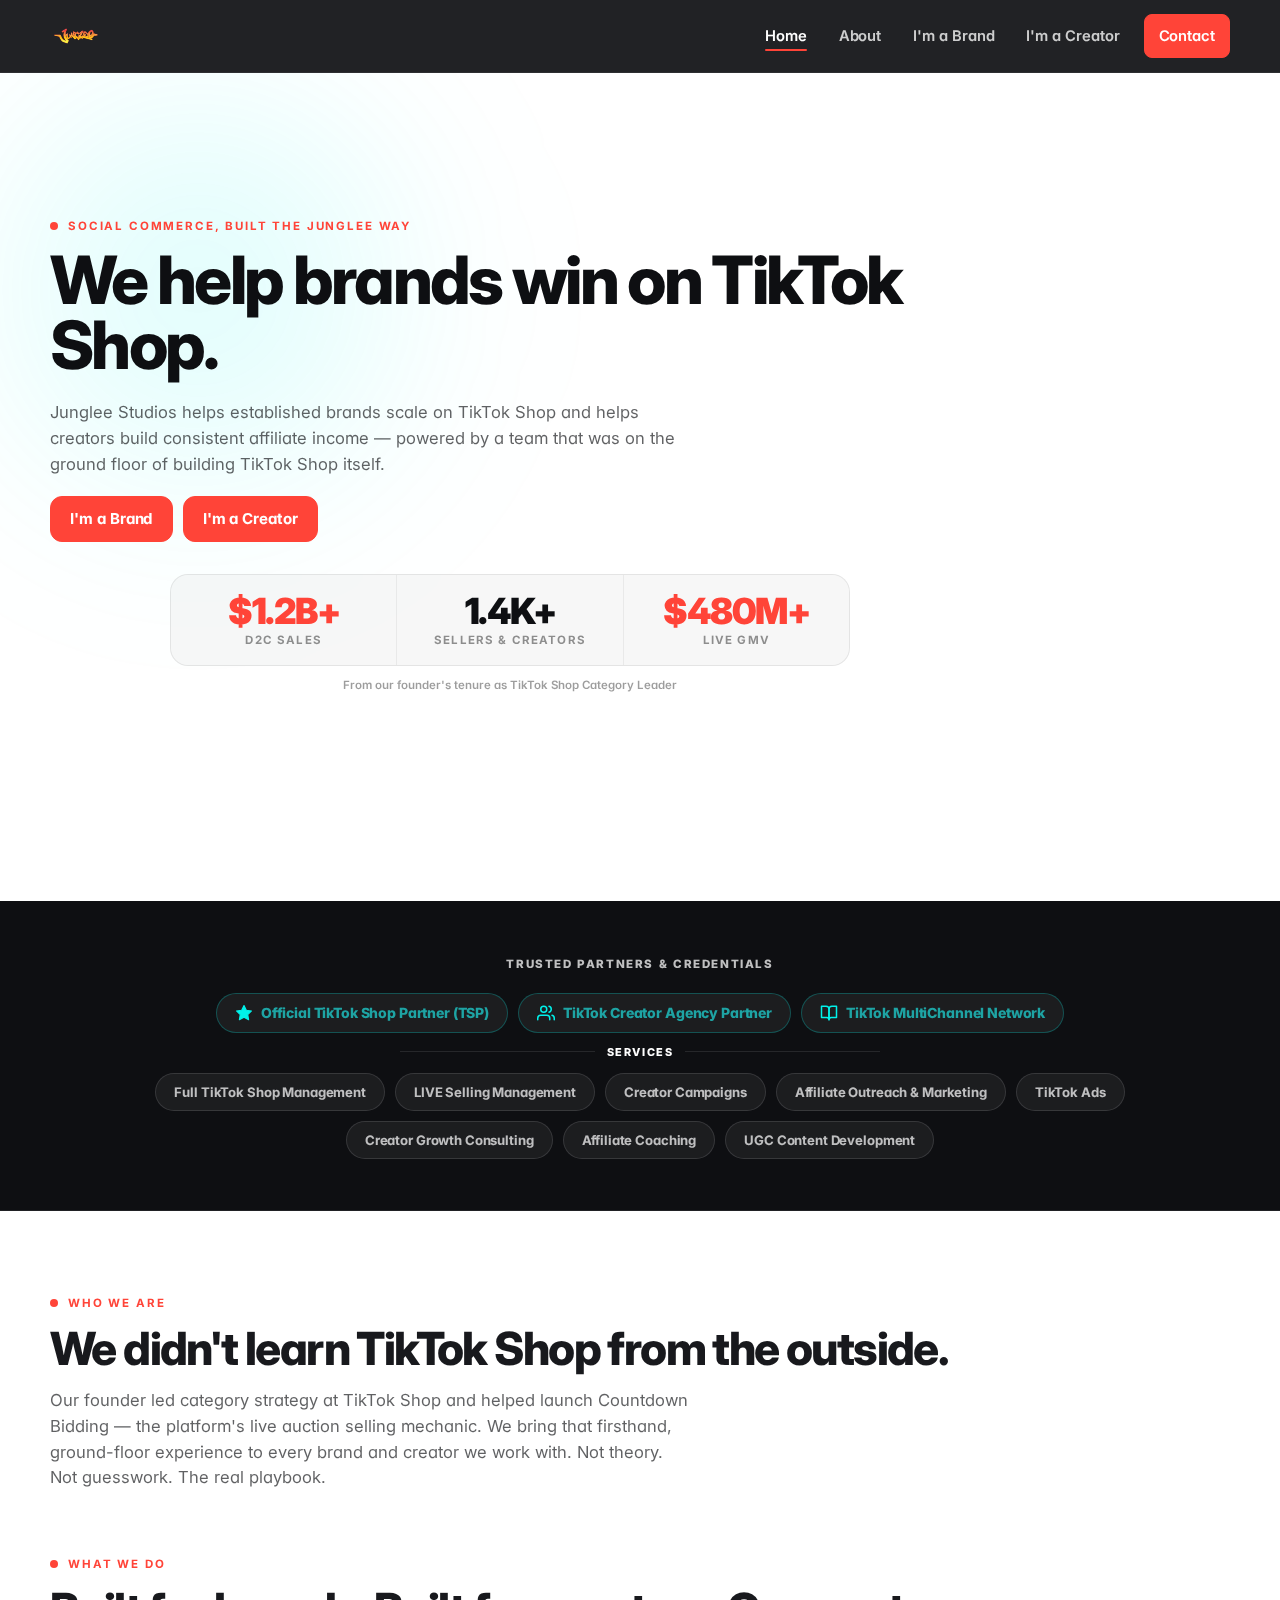
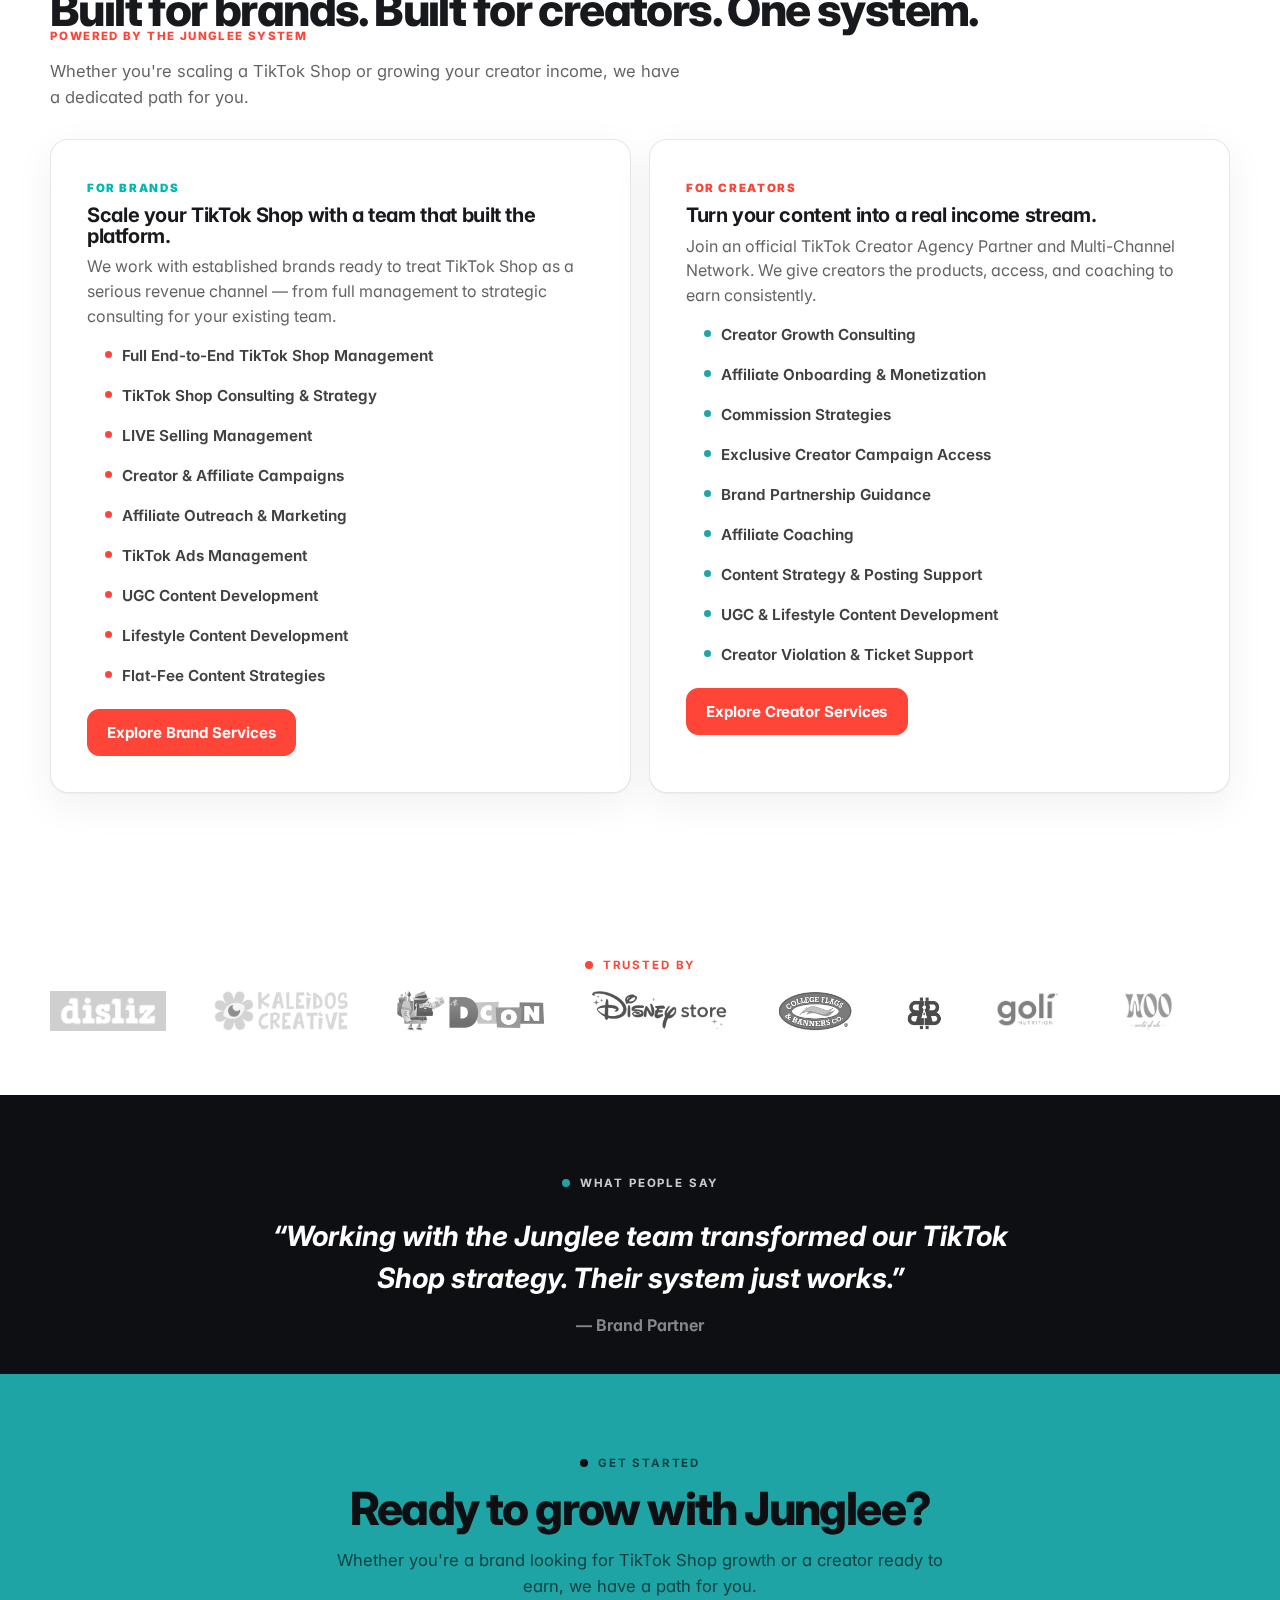
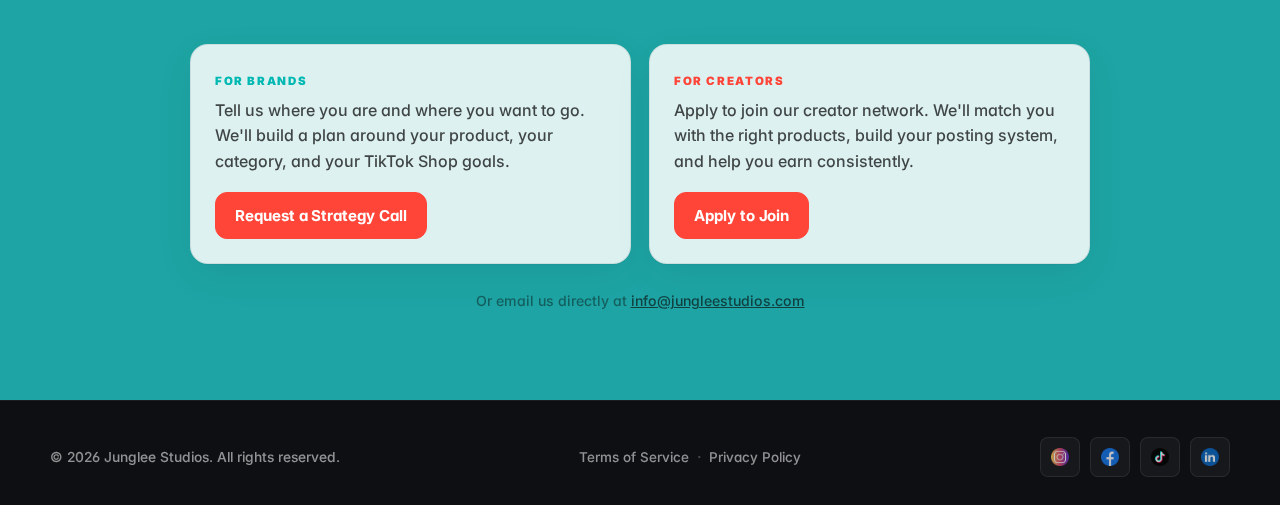
<file: index.html>
<!doctype html>
<html lang="en">
  <head>
    <meta charset="UTF-8" />
    <meta name="viewport" content="width=device-width, initial-scale=1.0" />

    <!-- Primary SEO -->
    <title>Junglee Studios — TikTok Shop Growth, Creator Commerce & Live Selling</title>
    <meta
      name="description"
      content="Junglee Studios helps brands launch, run, and scale TikTok Shop with consulting, creator affiliate growth, live selling support, and content creation."
    />
    <meta
      name="keywords"
      content="TikTok Shop Partner, Creator Agency Partner, TikTok Shop consulting, creator affiliate growth, live selling, e-commerce consulting, social commerce, lifestyle content creation"
    />
    <link rel="canonical" href="https://www.jungleestudios.com/" />
    <meta name="robots" content="index, follow, max-image-preview:large" />

    <!-- Open Graph -->
    <meta property="og:type" content="website" />
    <meta property="og:site_name" content="Junglee Studios" />
    <meta property="og:locale" content="en_US" />
    <meta property="og:url" content="https://www.jungleestudios.com/" />
    <meta property="og:title" content="Junglee Studios — TikTok Shop Growth, Creator Commerce & Live Selling" />
    <meta
      property="og:description"
      content="We help brands launch and scale TikTok Shop, grow creator affiliate programs, and build social commerce that converts."
    />
    <meta property="og:image" content="https://www.jungleestudios.com/assets/logos/assets/LiveSellingClothes.jpeg" />
    <meta property="og:image:width" content="1200" />
    <meta property="og:image:height" content="630" />
    <meta property="og:image:alt" content="Junglee Studios social commerce and TikTok Shop consulting" />

    <!-- Twitter -->
    <meta name="twitter:card" content="summary_large_image" />
    <meta name="twitter:title" content="Junglee Studios — TikTok Shop Growth, Creator Commerce & Live Selling" />
    <meta
      name="twitter:description"
      content="Launch, run, and scale TikTok Shop with consulting, creator affiliate support, live selling, and content creation."
    />
    <meta name="twitter:image" content="https://www.jungleestudios.com/assets/logos/assets/LiveSellingClothes.jpeg" />
    <meta name="twitter:image:alt" content="Junglee Studios social commerce and TikTok Shop consulting" />

    <link rel="preconnect" href="https://fonts.googleapis.com" />
    <link rel="preconnect" href="https://fonts.gstatic.com" crossorigin />
    <link
      href="https://fonts.googleapis.com/css2?family=Inter:wght@400;500;600;700;800;900&display=swap"
      rel="stylesheet"
    />
    <link rel="stylesheet" href="styles/base.css" />
    <script src="partials/loader.js" defer></script>
    <script src="js/animations.js" defer></script>
    <script src="js/cursor.js" defer></script>

    <style>
      /* Page-specific: hero (light bg + color wash orbs), hero proof bar, mini stats */

      /* --- Light hero with color wash orbs --- */
      .hero {
        background: #ffffff;
        min-height: calc(100svh - 72px);
        padding: clamp(28px, 4vw, 56px) 0;
      }

      /* Cyan orb — top-left, slow drift */
      .hero::before {
        inset: auto;
        width: 600px;
        height: 600px;
        top: -10%;
        left: -8%;
        background: radial-gradient(circle, rgba(0,242,234,0.15) 0%, transparent 70%);
        filter: blur(80px);
        z-index: 0;
        animation: drift-cyan 8s ease-in-out infinite alternate;
      }

      /* Magenta orb — bottom-right, slow drift opposite */
      .hero::after {
        inset: auto;
        width: 600px;
        height: 600px;
        bottom: -10%;
        right: -8%;
        background: radial-gradient(circle, rgba(255,45,154,0.10) 0%, transparent 70%);
        filter: blur(80px);
        z-index: 0;
        animation: drift-magenta 10s ease-in-out infinite alternate;
      }

      @keyframes drift-cyan {
        from { transform: translate(0, 0); }
        to   { transform: translate(20px, 20px); }
      }
      @keyframes drift-magenta {
        from { transform: translate(0, 0); }
        to   { transform: translate(-20px, -20px); }
      }

      /* Grid overlay on vignette div for subtle texture */
      .hero .vignette {
        opacity: 1;
        background:
          linear-gradient(rgba(0,0,0,0.015) 1px, transparent 1px),
          linear-gradient(90deg, rgba(0,0,0,0.015) 1px, transparent 1px);
        background-size: 60px 60px;
      }

      .hero > .container { z-index: 1; }

      .hero-grid { max-width: 820px; }

      /* Bolder headline */
      .hero h1 {
        font-size: clamp(2.5rem, 5.2vw, 4.2rem);
        color: var(--color-dark);
        text-shadow: none;
      }

      .hero .lead {
        color: var(--color-text-secondary);
        text-shadow: none;
      }

      /* Stat numbers slightly larger for visual anchor */
      .hero .stat-num {
        font-size: clamp(1.6rem, 3.2vw, 2.25rem);
      }

      /* --- Stat strip (on light hero) --- */
      .stat-strip {
        margin-top: 32px;
        display: flex;
        gap: 0;
        justify-content: center;
        align-items: stretch;
        border-radius: var(--radius-lg);
        overflow: hidden;
        border: 1px solid rgba(0,0,0,0.08);
        backdrop-filter: blur(14px);
        background: rgba(0,0,0,0.03);
        max-width: 680px;
        margin-left: auto;
        margin-right: auto;
      }
      .stat-item {
        flex: 1;
        display: flex;
        flex-direction: column;
        align-items: center;
        justify-content: center;
        padding: 18px 12px;
        text-align: center;
        gap: 4px;
        border-right: 1px solid rgba(0,0,0,0.06);
      }
      .stat-item:last-child { border-right: none; }
      .stat-num {
        font-size: clamp(1.45rem, 2.8vw, 2rem);
        font-weight: 950;
        letter-spacing: -0.04em;
        color: var(--color-dark);
        line-height: 1;
      }
      .stat-num.cyan { color: var(--color-magenta); }
      .stat-num.pink { color: var(--color-magenta); }
      .stat-label {
        font-size: 0.72rem;
        font-weight: 700;
        letter-spacing: 0.1em;
        text-transform: uppercase;
        color: rgba(10,10,10,0.45);
      }

      /* --- Icon-led list items in cards --- */
      .feat-list {
        margin: var(--space-md) 0 var(--space-md);
        padding: 0;
        list-style: none;
        display: grid;
        gap: 10px;
      }
      .feat-list li {
        display: flex;
        align-items: flex-start;
        gap: 10px;
        font-weight: 650;
        color: rgba(10,10,10,0.78);
        line-height: 1.45;
        font-size: 0.95rem;
      }
      .feat-list li::before {
        content: '';
        flex: 0 0 7px;
        height: 7px;
        border-radius: 50%;
        margin-top: 6px;
      }
      .feat-list.cyan li::before { background: var(--color-cyan); }
      .feat-list.pink li::before { background: var(--color-magenta); }

      /* --- Trust logos strip (DARK — contrast anchor) --- */
      .trust-strip {
        background: var(--color-dark);
        padding: clamp(28px, 4vw, 44px) 0 clamp(32px, 4vw, 52px);
        border-bottom: 1px solid rgba(255,255,255,0.08);
      }
      .trust-label {
        text-align: center;
        font-size: 0.72rem;
        font-weight: 800;
        letter-spacing: 0.14em;
        text-transform: uppercase;
        color: #ffffff;
        margin-bottom: 22px;
      }
      .trust-logos {
        display: flex;
        flex-wrap: wrap;
        gap: 10px;
        justify-content: center;
        align-items: center;
      }
      .trust-badge {
        display: inline-flex;
        align-items: center;
        gap: 8px;
        padding: 10px 18px;
        border-radius: var(--radius-pill);
        border: 1px solid rgba(255,255,255,0.12);
        background: rgba(255,255,255,0.06);
        font-size: 0.875rem;
        font-weight: 800;
        color: rgba(255,255,255,0.72);
        letter-spacing: -0.01em;
        backdrop-filter: blur(8px);
      }
      .trust-badge svg {
        width: 18px;
        height: 18px;
        flex-shrink: 0;
      }

      /* --- Card labels (FOR BRANDS / FOR CREATORS) --- */
      .card-label {
        display: inline-block;
        font-size: 0.72rem;
        font-weight: 900;
        letter-spacing: 0.14em;
        text-transform: uppercase;
        margin-bottom: 10px;
      }
      .card-label.cyan { color: #00b8b2; }
      .card-label.pink { color: var(--color-magenta); }

      /* --- Services split section --- */
      .services-split .actions { justify-content: flex-start; }
      .services-split .card { padding: clamp(24px, 3vw, 36px); }

      /* --- Logo marquee --- */
      .logo-marquee-track {
        overflow: hidden;
        width: 100%;
      }
      .logo-marquee-inner {
        display: flex;
        gap: 48px;
        align-items: center;
        width: max-content;
        animation: marquee-scroll 30s linear infinite;
      }
      .logo-marquee-inner img {
        height: 40px;
        width: auto;
        opacity: 0.7;
        filter: grayscale(100%);
        flex-shrink: 0;
      }
      .logo-marquee-inner:hover {
        animation-play-state: paused;
      }
      @keyframes marquee-scroll {
        0% { transform: translateX(0); }
        100% { transform: translateX(-50%); }
      }

      /* --- Testimonial (DARK section) --- */
      .testimonial-dark {
        background: var(--color-dark);
      }

      /* --- Closing CTA (cyan background) --- */
      .cta-cyan {
        background: var(--color-cyan);
      }
      .cta-cyan .kicker { color: rgba(10,10,10,0.65); }
      .cta-cyan .kicker i { background: var(--color-dark); }
      .cta-cyan h2 { color: var(--color-dark); }
      .cta-cyan .lead { color: rgba(10,10,10,0.75); }
      .cta-cyan .card {
        background: rgba(255,255,255,0.85);
        border: 1px solid rgba(0,0,0,0.08);
      }

      @media (max-width: 980px) {
        .hero::before, .hero::after {
          width: 350px;
          height: 350px;
          filter: blur(60px);
        }
        .stat-strip { flex-direction: column; border-radius: var(--radius-md); }
        .stat-item { border-right: none; border-bottom: 1px solid rgba(0,0,0,0.06); padding: 14px; }
        .stat-item:last-child { border-bottom: none; }
        .services-split .actions { justify-content: flex-start; }
        .trust-logos { gap: 8px; }
      }

      /* Reduced motion: disable orb animations */
      @media (prefers-reduced-motion: reduce) {
        .hero::before, .hero::after {
          animation: none;
        }
      }
    </style>
  </head>

  <body data-page="home">
    <header id="site-header"></header>

    <section class="hero" id="hero">
      <div class="vignette" aria-hidden="true"></div>
      <div class="container">
        <div class="hero-grid">
          <div class="kicker"><i></i>Social Commerce, Built the Junglee Way</div>
          <h1>We help <span class="typewriter-word">brands</span> win on TikTok Shop.</h1>

          <p class="lead">
            Junglee Studios helps established brands scale on TikTok Shop and helps creators build consistent affiliate income — powered by a team that was on the ground floor of building TikTok Shop itself.
          </p>

          <div class="actions">
            <a class="btn primary" href="brands.html">I'm a Brand</a>
            <a class="btn pink" href="creators.html">I'm a Creator</a>
          </div>

          <div class="stat-strip" aria-label="Performance stats">
            <div class="stat-item">
              <div class="stat-num cyan" data-count-to="1.3" data-count-prefix="$" data-count-suffix="B+" data-count-decimals="1">$1.3B+</div>
              <div class="stat-label">D2C Sales</div>
            </div>
            <div class="stat-item">
              <div class="stat-num" data-count-to="1.5" data-count-prefix="" data-count-suffix="K+" data-count-decimals="1">1.5K+</div>
              <div class="stat-label">Sellers &amp; Creators</div>
            </div>
            <div class="stat-item">
              <div class="stat-num pink" data-count-to="500" data-count-prefix="$" data-count-suffix="M+" data-count-decimals="0">$500M+</div>
              <div class="stat-label">Live GMV</div>
            </div>
          </div>
          <p style="margin:12px auto 0;text-align:center;font-size:0.72rem;font-weight:600;color:rgba(10,10,10,0.40);">From our founder's tenure as TikTok Shop Category Leader</p>
        </div>
      </div>
    </section>

    <section class="trust-strip section-dark reveal">
      <div class="container">
        <p class="trust-label">Trusted partners &amp; credentials</p>

        <!-- Row 1 — Partner badges (official credentials) -->
        <div class="trust-logos" style="margin-bottom: 12px;">
          <span class="trust-badge" style="color: var(--color-cyan); border-color: rgba(0,242,234,0.25);">
            <svg viewBox="0 0 24 24" fill="none" xmlns="http://www.w3.org/2000/svg" aria-hidden="true"><path d="M12 2L15.09 8.26L22 9.27L17 14.14L18.18 21.02L12 17.77L5.82 21.02L7 14.14L2 9.27L8.91 8.26L12 2Z" fill="#00f2ea" stroke="#00f2ea" stroke-width="1.5" stroke-linecap="round" stroke-linejoin="round"/></svg>
            Official TikTok Shop Partner (TSP)
          </span>
          <span class="trust-badge" style="color: var(--color-cyan); border-color: rgba(0,242,234,0.25);">
            <svg viewBox="0 0 24 24" fill="none" xmlns="http://www.w3.org/2000/svg" aria-hidden="true"><path d="M17 21v-2a4 4 0 0 0-4-4H5a4 4 0 0 0-4 4v2" stroke="#00f2ea" stroke-width="2" stroke-linecap="round" stroke-linejoin="round"/><circle cx="9" cy="7" r="4" stroke="#00f2ea" stroke-width="2" stroke-linecap="round" stroke-linejoin="round"/><path d="M23 21v-2a4 4 0 0 0-3-3.87" stroke="#00f2ea" stroke-width="2" stroke-linecap="round" stroke-linejoin="round"/><path d="M16 3.13a4 4 0 0 1 0 7.75" stroke="#00f2ea" stroke-width="2" stroke-linecap="round" stroke-linejoin="round"/></svg>
            TikTok Creator Agency Partner
          </span>
          <span class="trust-badge" style="color: var(--color-cyan); border-color: rgba(0,242,234,0.25);">
            <svg viewBox="0 0 24 24" fill="none" xmlns="http://www.w3.org/2000/svg" aria-hidden="true"><path d="M2 3h6a4 4 0 0 1 4 4v14a3 3 0 0 0-3-3H2z" stroke="#00f2ea" stroke-width="2" stroke-linecap="round" stroke-linejoin="round"/><path d="M22 3h-6a4 4 0 0 0-4 4v14a3 3 0 0 1 3-3h7z" stroke="#00f2ea" stroke-width="2" stroke-linecap="round" stroke-linejoin="round"/></svg>
            TikTok MultiChannel Network
          </span>
        </div>

        <!-- Divider -->
        <div style="display: flex; align-items: center; gap: 12px; max-width: 480px; margin: 0 auto 14px;">
          <span style="flex: 1; height: 1px; background: rgba(255,255,255,0.10);"></span>
          <span style="font-size: 0.68rem; font-weight: 800; letter-spacing: 0.14em; text-transform: uppercase; color: #ffffff;">Services</span>
          <span style="flex: 1; height: 1px; background: rgba(255,255,255,0.10);"></span>
        </div>

        <!-- Row 2 — Services -->
        <div class="trust-logos">
          <span class="trust-badge" style="font-size: 0.82rem; font-weight: 700;">Full TikTok Shop Management</span>
          <span class="trust-badge" style="font-size: 0.82rem; font-weight: 700;">LIVE Selling Management</span>
          <span class="trust-badge" style="font-size: 0.82rem; font-weight: 700;">Creator Campaigns</span>
          <span class="trust-badge" style="font-size: 0.82rem; font-weight: 700;">Affiliate Outreach &amp; Marketing</span>
          <span class="trust-badge" style="font-size: 0.82rem; font-weight: 700;">TikTok Ads</span>
          <span class="trust-badge" style="font-size: 0.82rem; font-weight: 700;">Creator Growth Consulting</span>
          <span class="trust-badge" style="font-size: 0.82rem; font-weight: 700;">Affiliate Coaching</span>
          <span class="trust-badge" style="font-size: 0.82rem; font-weight: 700;">UGC Content Development</span>
        </div>
      </div>
    </section>

    <section class="section light tight-bottom section-light reveal">
      <div class="container">
        <div class="kicker"><i></i> Who we are</div>
        <h2>We didn't learn TikTok Shop from the outside.</h2>
        <p class="lead">
          Our founder led category strategy at TikTok Shop and helped launch Countdown Bidding — the platform's live auction selling mechanic. We bring that firsthand, ground-floor experience to every brand and creator we work with. Not theory. Not guesswork. The real playbook.
        </p>
      </div>
    </section>

    <section class="section light tight-top services-split section-light reveal">
      <div class="container">
        <div class="kicker"><i></i> What we do</div>
        <h2>Built for brands. Built for creators. One system.</h2>
        <p style="margin:-4px 0 8px;font-size:0.72rem;font-weight:800;letter-spacing:0.12em;text-transform:uppercase;color:var(--color-magenta);">Powered by The Junglee System</p>
        <p class="lead">
          Whether you're scaling a TikTok Shop or growing your creator income, we have a dedicated path for you.
        </p>

        <div class="grid2">
          <div class="card">
            <span class="card-label cyan">For Brands</span>
            <h3>Scale your TikTok Shop with a team that built the platform.</h3>
            <p>We work with established brands ready to treat TikTok Shop as a serious revenue channel — from full management to strategic consulting for your existing team.</p>
            <ul class="feat-list pink">
              <li>Full End-to-End TikTok Shop Management</li>
              <li>TikTok Shop Consulting &amp; Strategy</li>
              <li>LIVE Selling Management</li>
              <li>Creator &amp; Affiliate Campaigns</li>
              <li>Affiliate Outreach &amp; Marketing</li>
              <li>TikTok Ads Management</li>
              <li>UGC Content Development</li>
              <li>Lifestyle Content Development</li>
              <li>Flat-Fee Content Strategies</li>
            </ul>
            <div class="actions">
              <a class="btn primary" href="brands.html">Explore Brand Services</a>
            </div>
          </div>

          <div class="card">
            <span class="card-label pink">For Creators</span>
            <h3>Turn your content into a real income stream.</h3>
            <p>Join an official TikTok Creator Agency Partner and Multi-Channel Network. We give creators the products, access, and coaching to earn consistently.</p>
            <ul class="feat-list cyan">
              <li>Creator Growth Consulting</li>
              <li>Affiliate Onboarding &amp; Monetization</li>
              <li>Commission Strategies</li>
              <li>Exclusive Creator Campaign Access</li>
              <li>Brand Partnership Guidance</li>
              <li>Affiliate Coaching</li>
              <li>Content Strategy &amp; Posting Support</li>
              <li>UGC &amp; Lifestyle Content Development</li>
              <li>Creator Violation &amp; Ticket Support</li>
            </ul>
            <div class="actions">
              <a class="btn pink" href="creators.html">Explore Creator Services</a>
            </div>
          </div>
        </div>
      </div>
    </section>

    <section class="section light section-light reveal" style="padding-bottom:64px;">
      <div class="container" style="text-align:center;">
        <div class="kicker"><i style="background:var(--color-magenta);"></i> Trusted by</div>
        <div class="logo-marquee-track" style="margin-top:18px;">
          <div class="logo-marquee-inner">
            <img src="assets/logos/Disliz Logo.png" alt="Disliz Logo">
            <img src="assets/logos/idQCOPFSp1_logos.png" alt="Kaleidos Creative logo">
            <img src="assets/logos/DCONvectorlogo_Landscape.png" alt="DesignerCon logo">
            <img src="assets/logos/disneystore.png" alt="Disney Store logo">
            <img src="assets/logos/College Flags & Banners logo.png" alt="College Flags & Banners logo">
            <img src="assets/logos/The Ballers Bank_id0Dekq4BP_2.jpeg" alt="The Ballers Bank logo">
            <img src="assets/logos/Goli.png" alt="Goli Nutrition logo">
            <img src="assets/logos/Woo Oils.png" alt="Woo World of Oils logo">
            <img src="assets/logos/Sabrent_idzxzVSldz_1.png" alt="Sabrent logo">
            <img src="assets/logos/941 Sports Cards.png" alt="941 Sports Cards logo">
            <img src="assets/logos/Dappz-logo.png" alt="Dappz Sports logo">
            <img src="assets/logos/RipNHits.png" alt="Rip N Hits logo">
            <img src="assets/logos/xpcollect_logo.png" alt="XP Collect logo">
            <img src="assets/logos/idwve1N6IP_logos.png" alt="NineTales Trading Co logo">
            <img src="assets/logos/Yucca.png" alt="Yucca Logo">
            <!-- duplicate for seamless loop -->
            <img src="assets/logos/Disliz Logo.png" alt="Disliz Logo">
            <img src="assets/logos/idQCOPFSp1_logos.png" alt="Kaleidos Creative logo">
            <img src="assets/logos/DCONvectorlogo_Landscape.png" alt="DesignerCon logo">
            <img src="assets/logos/disneystore.png" alt="Disney Store logo">
            <img src="assets/logos/College Flags & Banners logo.png" alt="College Flags & Banners logo">
            <img src="assets/logos/The Ballers Bank_id0Dekq4BP_2.jpeg" alt="The Ballers Bank logo">
            <img src="assets/logos/Goli.png" alt="Goli Nutrition logo">
            <img src="assets/logos/Woo Oils.png" alt="Woo World of Oils logo">
            <img src="assets/logos/Sabrent_idzxzVSldz_1.png" alt="Sabrent logo">
            <img src="assets/logos/941 Sports Cards.png" alt="941 Sports Cards logo">
            <img src="assets/logos/Dappz-logo.png" alt="Dappz Sports logo">
            <img src="assets/logos/RipNHits.png" alt="Rip N Hits logo">
            <img src="assets/logos/xpcollect_logo.png" alt="XP Collect logo">
            <img src="assets/logos/idwve1N6IP_logos.png" alt="NineTales Trading Co logo">
            <img src="assets/logos/Yucca.png" alt="Yucca Logo">
          </div>
        </div>
      </div>
    </section>

    <section class="section section-dark testimonial-dark reveal" style="padding:clamp(48px,6vw,80px) 0 clamp(24px,3vw,40px);">
      <div class="container" style="max-width:800px; text-align:center;">
        <div class="kicker" style="justify-content:center; color:rgba(255,255,255,0.78);"><i style="background:var(--color-cyan);"></i> What people say</div>
        <p style="margin:24px 0 0; font-size:clamp(1.3rem,2.4vw,1.75rem); font-weight:700; font-style:italic; line-height:1.5; color:var(--color-white);">
          &ldquo;Working with the Junglee team transformed our TikTok Shop strategy. Their system just works.&rdquo;
        </p>
        <p style="margin:16px 0 0; color:rgba(255,255,255,0.5); font-weight:650;">— Brand Partner</p>
      </div>
    </section>

    <section class="section cta-cyan section-light reveal" id="contact" style="padding:clamp(48px,6vw,80px) 0;">
      <div class="container" style="max-width:900px;">
        <div style="text-align:center; margin-bottom:clamp(28px,4vw,44px);">
          <div class="kicker" style="justify-content:center; color:rgba(10,10,10,0.65);"><i style="background:var(--color-dark);"></i> Get Started</div>
          <h2 style="color:var(--color-dark);">Ready to grow with Junglee?</h2>
          <p class="lead" style="color:rgba(10,10,10,0.65); max-width:620px; margin-left:auto; margin-right:auto;">
            Whether you're a brand looking for TikTok Shop growth or a creator ready to earn, we have a path for you.
          </p>
        </div>

        <div class="grid2">
          <div class="card">
            <span class="card-label" style="color:#00b8b2;">For Brands</span>
            <p style="color:rgba(10,10,10,0.75); font-weight:500; line-height:1.6;">
              Tell us where you are and where you want to go. We'll build a plan around your product, your category, and your TikTok Shop goals.
            </p>
            <div class="actions" style="margin-top:18px;">
              <a class="btn primary" href="https://join.jungleestudios.com" target="_blank" rel="noopener noreferrer">Request a Strategy Call</a>
            </div>
          </div>

          <div class="card">
            <span class="card-label pink">For Creators</span>
            <p style="color:rgba(10,10,10,0.75); font-weight:500; line-height:1.6;">
              Apply to join our creator network. We'll match you with the right products, build your posting system, and help you earn consistently.
            </p>
            <div class="actions" style="margin-top:18px;">
              <a class="btn primary" href="https://join.jungleestudios.com" target="_blank" rel="noopener noreferrer">Apply to Join</a>
            </div>
          </div>
        </div>

        <p style="text-align:center; margin-top:28px; color:rgba(10,10,10,0.45); font-size:0.88rem; font-weight:500;">
          Or email us directly at <a href="mailto:info@jungleestudios.com" style="color:rgba(10,10,10,0.65); text-decoration:underline;">info@jungleestudios.com</a>
        </p>
      </div>
    </section>

    <footer id="site-footer"></footer>
  </body>
</html>
</file>
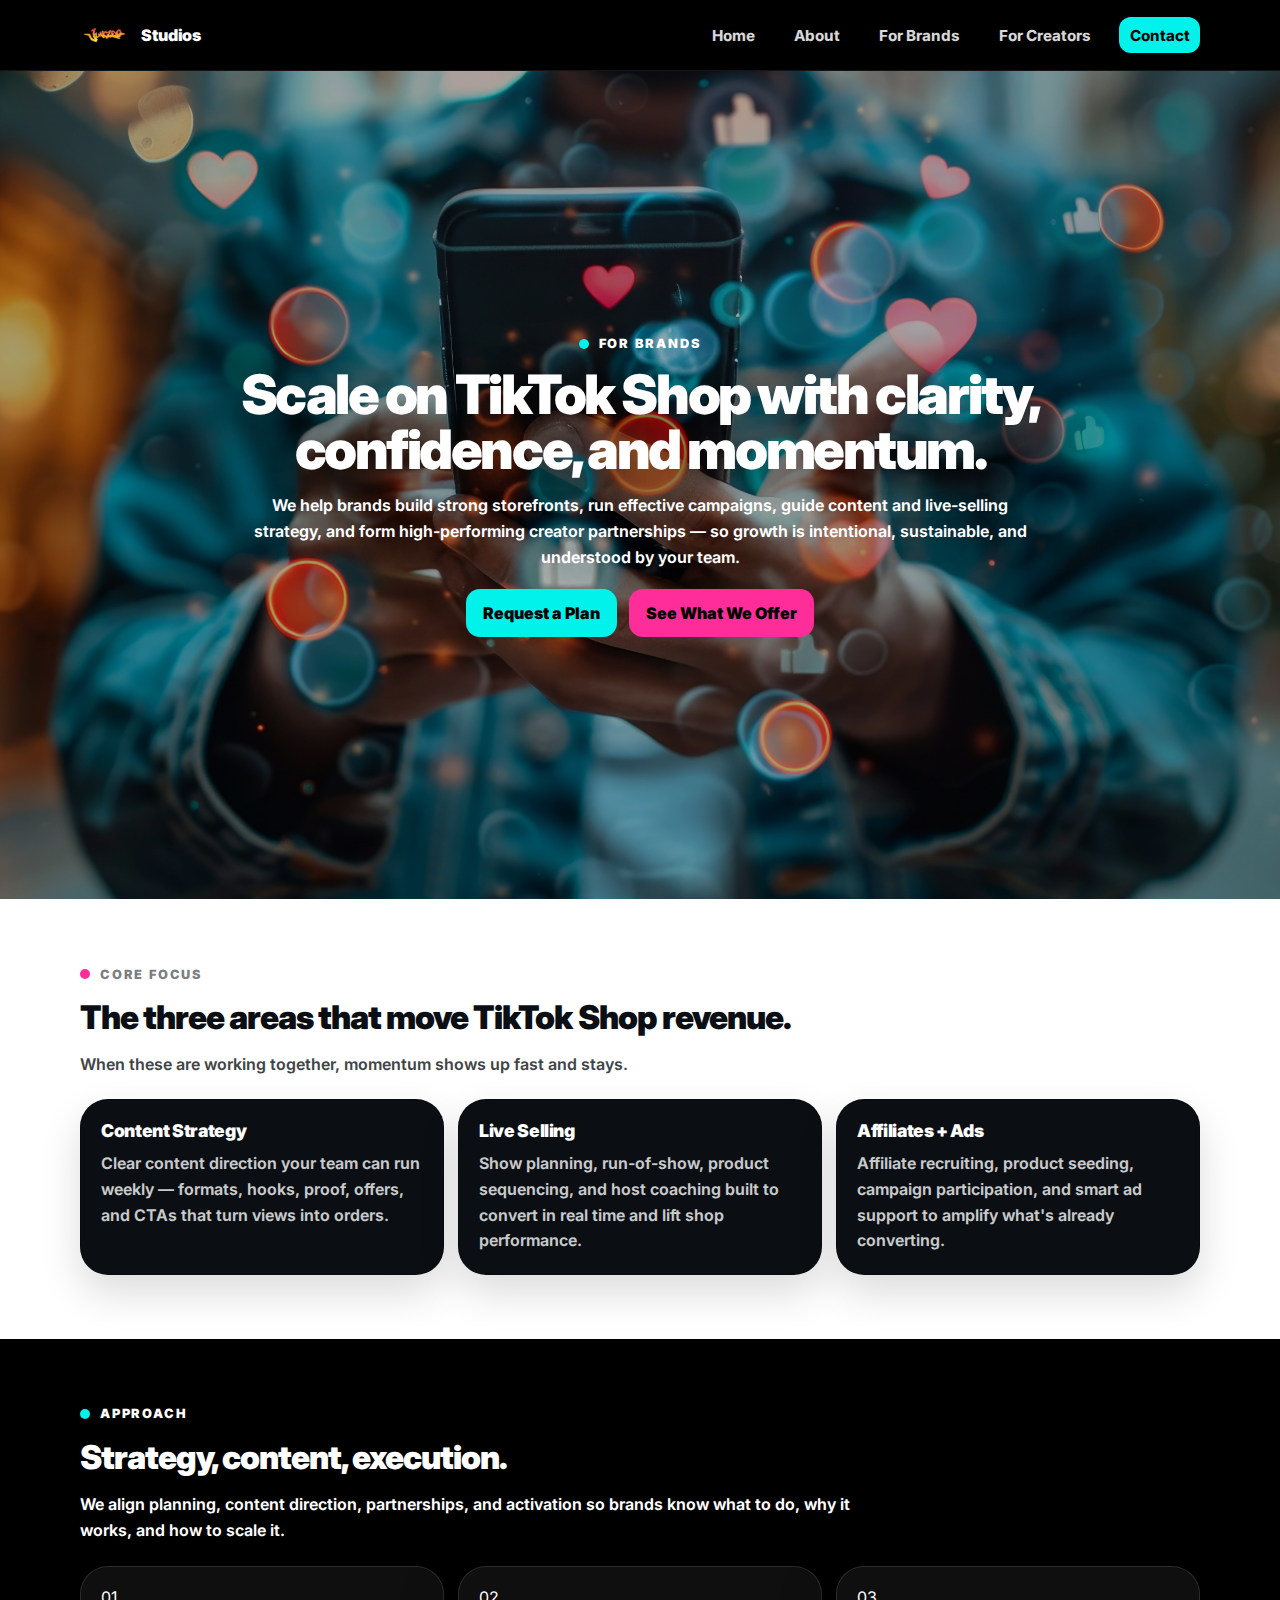
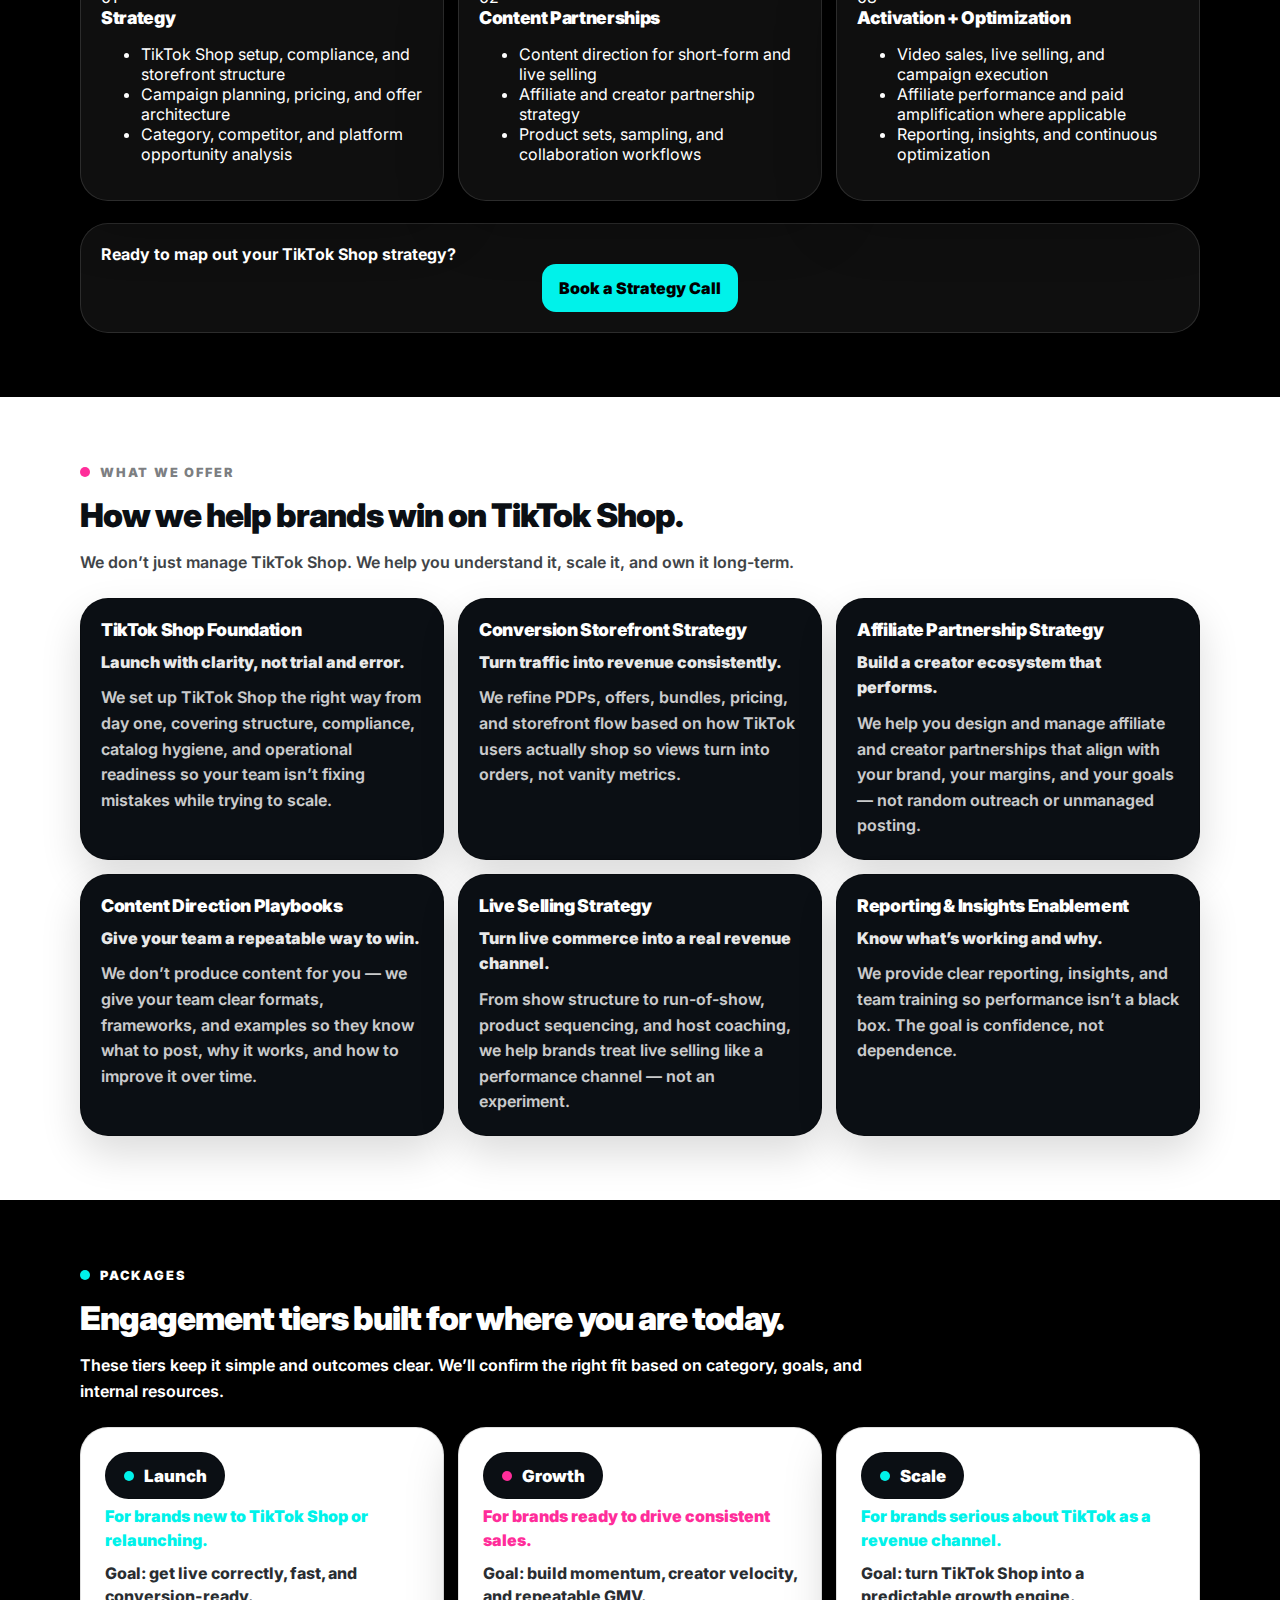
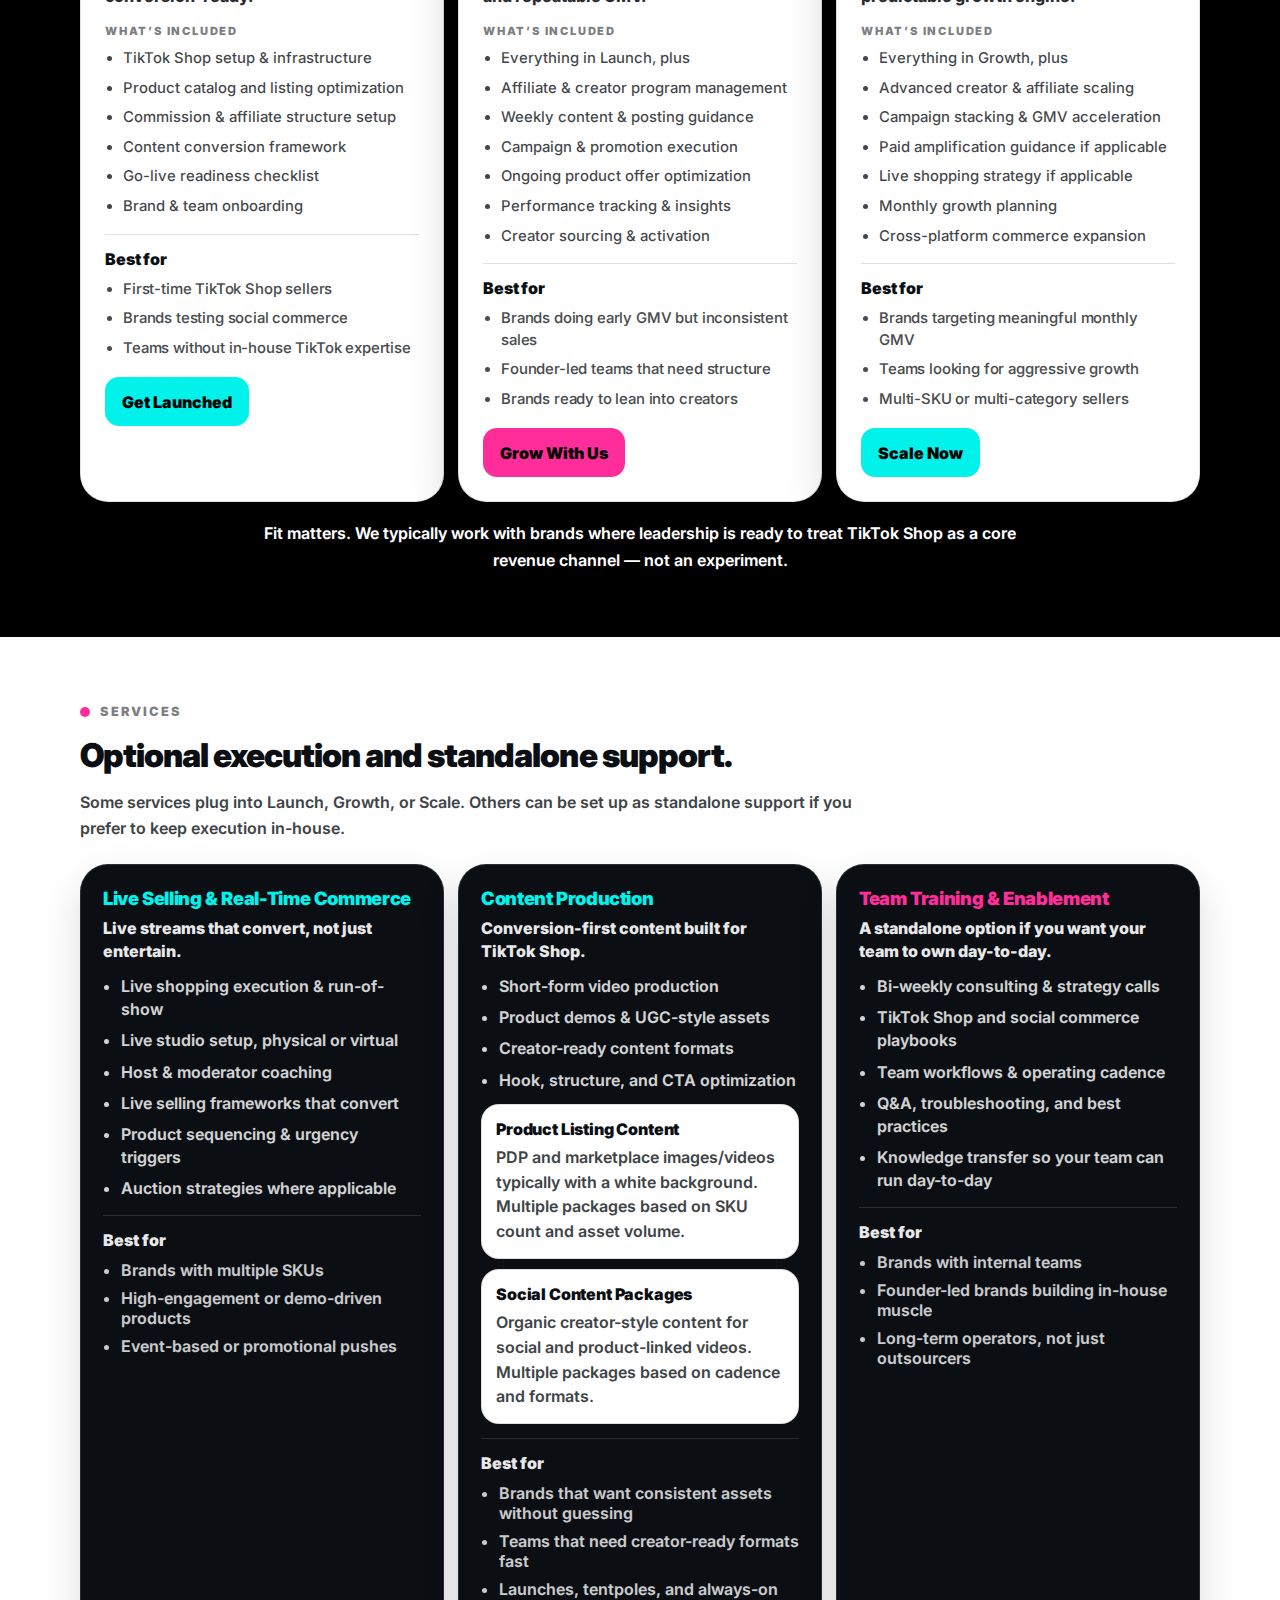
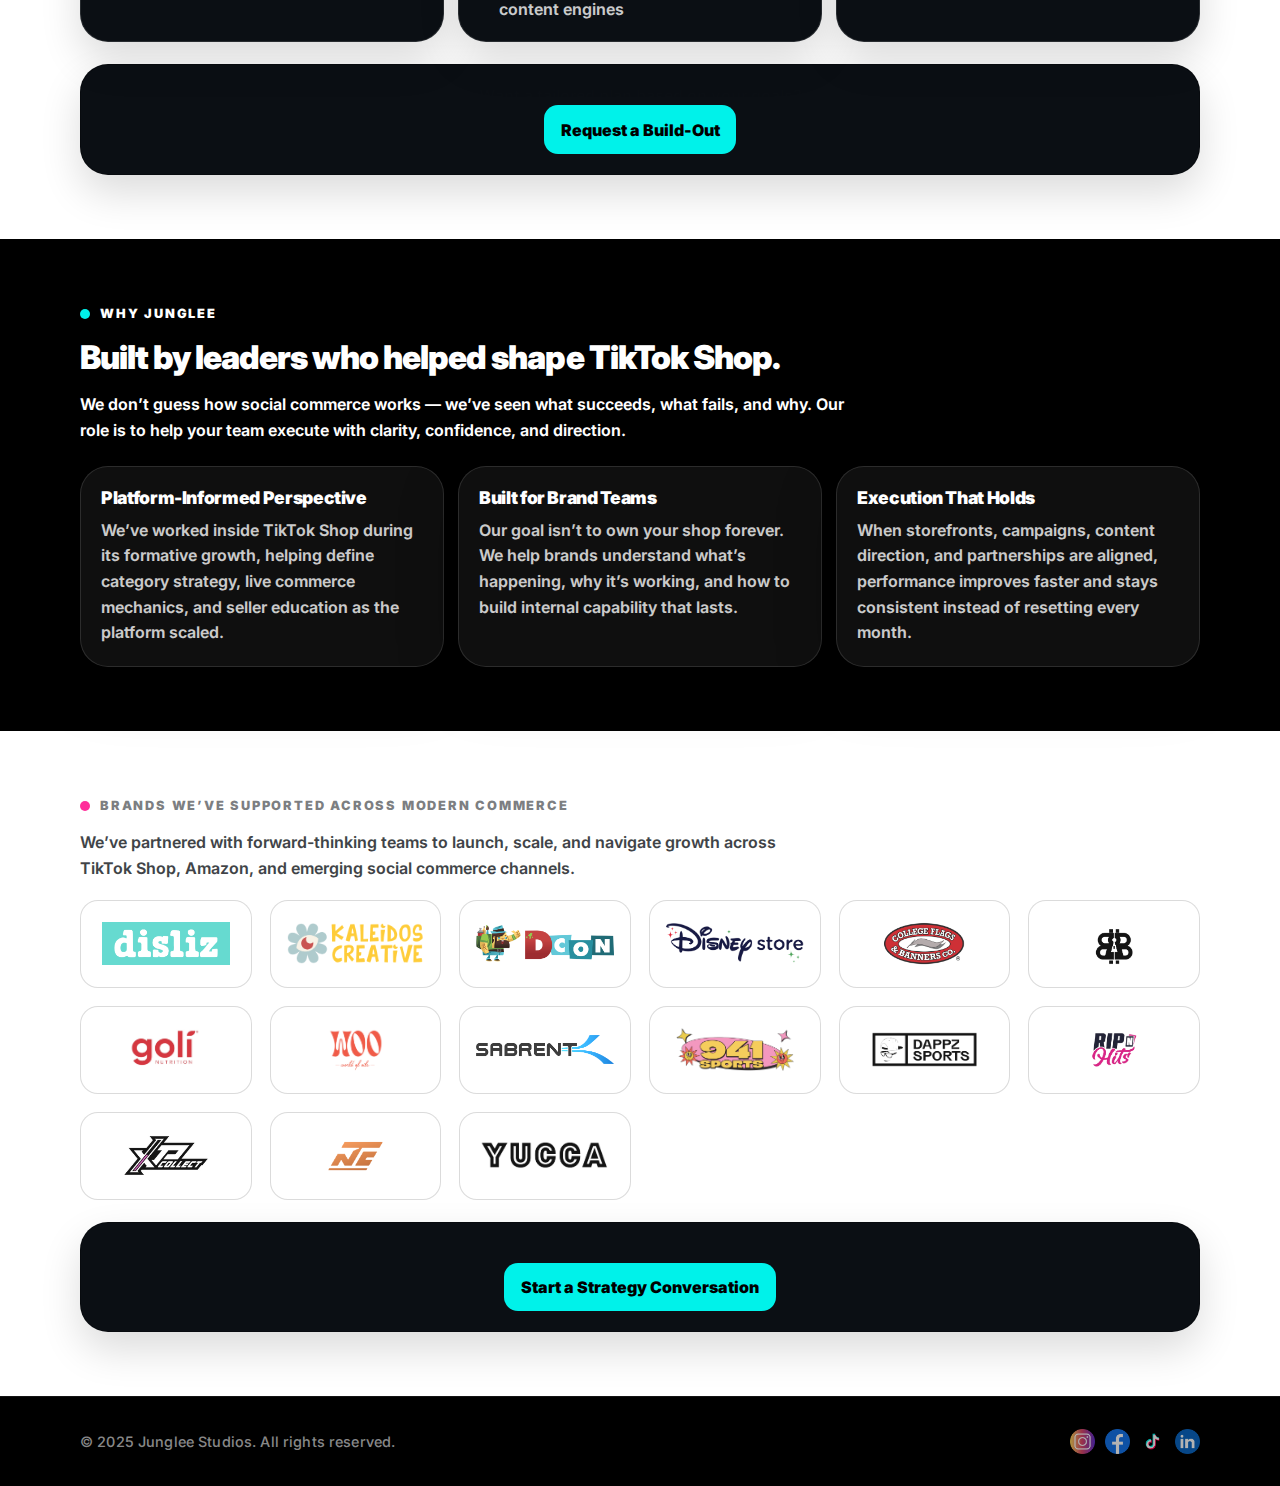
<file: brand-growth.html>
<!doctype html>
<html lang="en">
<head>
  <meta charset="UTF-8" />
  <meta name="viewport" content="width=device-width, initial-scale=1.0" />
  <title>Brand Growth — Junglee Studios</title>
  <meta name="description" content="Junglee Studios helps brands launch and scale on TikTok Shop with conversion-first storefronts, creator engines, live selling support, and daily content frameworks." />
  <meta name="robots" content="index, follow, max-image-preview:large" />
  <link rel="canonical" href="https://www.jungleestudios.com/brand-growth.html" />

  <meta property="og:type" content="website" />
  <meta property="og:site_name" content="Junglee Studios" />
  <meta property="og:title" content="Brand Growth — Junglee Studios" />
  <meta property="og:description" content="Launch and scale TikTok Shop with storefront optimization, creator strategy, live selling, and content systems." />
  <meta property="og:url" content="https://www.jungleestudios.com/brand-growth.html" />
  <meta property="og:image" content="https://www.jungleestudios.com/assets/logos/assets/BrandPage.jpeg" />
  <meta property="og:image:width" content="1200" />
  <meta property="og:image:height" content="630" />
  <meta property="og:image:alt" content="Junglee Studios brand growth services" />

  <meta name="twitter:card" content="summary_large_image" />
  <meta name="twitter:title" content="Brand Growth — Junglee Studios" />
  <meta name="twitter:description" content="Launch and scale TikTok Shop with storefront optimization, creator strategy, live selling, and content systems." />
  <meta name="twitter:image" content="https://www.jungleestudios.com/assets/logos/assets/BrandPage.jpeg" />

  <link rel="preconnect" href="https://fonts.googleapis.com">
  <link rel="preconnect" href="https://fonts.gstatic.com" crossorigin>
  <link href="https://fonts.googleapis.com/css2?family=Inter:wght@400;500;600;700;800;900&display=swap" rel="stylesheet">

   <style>
    :root{
      --paper:#000000;
      --text:#ffffff;
      --muted:#d6d6d6;
      --border:rgba(255,255,255,.12);
      --accent:#00f2ea;
      --accent2:#ff2d9a;
      --container:1120px;
      --pad:24px;
      --r-xl:28px;
      --shadow:0 18px 60px rgba(0,0,0,.45);
      --hero-img:url("assets/logos/assets/BrandPage.jpeg");
    }

    *{box-sizing:border-box}
    html,body{height:100%}
    body{
      margin:0;
      font-family:Inter,system-ui,-apple-system,Segoe UI,Roboto,sans-serif;
      background:var(--paper);
      color:var(--text);
      overflow-x:hidden;
    }
    a{color:inherit}
    img{display:block;max-width:100%}
    .container{width:min(var(--container),calc(100% - (2 * var(--pad))));margin:0 auto}

    header{
      position:sticky;
      top:0;
      z-index:1000;
      background:#000;
      border-bottom:1px solid rgba(255,255,255,.08);
    }
    .nav{
      display:flex;
      align-items:center;
      justify-content:space-between;
      gap:16px;
      padding:16px 0;
    }
    .brand{
      display:flex;
      align-items:center;
      gap:12px;
      text-decoration:none;
      min-width:220px;
    }
    .brand img.logo{
      height:38px;
      max-height:38px;
      width:auto;
      max-width:160px;
      object-fit:contain;
      display:block;
    }
    .wm{
      display:flex;
      flex-direction:column;
      line-height:1.05;
    }
    .wm b{
      font-weight:900;
      letter-spacing:-0.01em;
      color:#fff;
    }
    .navlinks{
      display:flex;
      gap:18px;
      align-items:center;
    }
    .navlinks a{
      text-decoration:none;
      font-weight:750;
      font-size:.95rem;
      color:rgba(255,255,255,.85);
      padding:.55rem .65rem;
      border-radius:12px;
      transition:background .15s ease, transform .15s ease;
    }
    .navlinks a:hover{
      background:rgba(255,255,255,.08);
      transform:translateY(-1px);
    }
    .btn{
      display:inline-flex;
      align-items:center;
      justify-content:center;
      gap:10px;
      padding:.9rem 1.05rem;
      border-radius:14px;
      border:1px solid rgba(255,255,255,.16);
      background:rgba(255,255,255,.07);
      color:#fff;
      font-weight:900;
      text-decoration:none;
      white-space:nowrap;
      transition:transform .15s ease, border-color .15s ease, background .15s ease;
    }
    .btn:hover{
      transform:translateY(-1px);
      border-color:rgba(255,255,255,.30);
    }
    .btn.primary{
      background:var(--accent);
      color:#000;
      border:none;
    }
    .btn.pink{
      background:var(--accent2);
      color:#000;
      border:none;
    }
    .btn.white{
      background:#fff;
      color:#000;
      border:1px solid rgba(255,255,255,.30);
    }

    .actions{
      margin-top:18px;
      display:flex;
      gap:12px;
      flex-wrap:wrap;
      justify-content:center;
    }

    .menu{
      display:none;
      width:44px;
      height:44px;
      border-radius:14px;
      border:1px solid rgba(255,255,255,.14);
      background:rgba(255,255,255,.07);
      cursor:pointer;
      align-items:center;
      justify-content:center;
    }
    .menu span{
      width:20px;
      height:2px;
      background:rgba(255,255,255,.92);
      border-radius:2px;
      position:relative;
    }
    .menu span:before,.menu span:after{
      content:"";
      position:absolute;
      left:0;
      width:20px;
      height:2px;
      background:rgba(255,255,255,.92);
      border-radius:2px;
    }
    .menu span:before{top:-6px}
    .menu span:after{top:6px}

    .mobile-panel{
      display:none;
      padding:10px 0 18px;
    }
    .mobile-panel a{
      display:block;
      text-decoration:none;
      padding:12px 10px;
      border-radius:14px;
      font-weight:850;
      color:rgba(255,255,255,.88);
    }
    .mobile-panel a:hover{background:rgba(255,255,255,.08)}
    .mobile-cta{margin-top:10px;display:grid;gap:10px}
    .mobile-panel.open{display:block}

    .section{padding:clamp(44px,5vw,72px) 0}
    .section.light{background:#fff;color:#0b0f14}

    .kicker{
      display:inline-flex;
      align-items:center;
      gap:10px;
      font-weight:900;
      font-size:.8rem;
      letter-spacing:.14em;
      text-transform:uppercase;
      color:#fff;
    }
    .kicker i{
      width:10px;
      height:10px;
      border-radius:999px;
      background:var(--accent);
      display:inline-block;
    }
    .section.light .kicker{color:rgba(11,15,20,.55)}
    .section.light .kicker i{background:var(--accent2)}

    h1{
      margin:14px 0 0;
      font-size:clamp(2.25rem,4.6vw,3.4rem);
      line-height:1.02;
      letter-spacing:-0.045em;
      font-weight:950;
      color:#fff;
      text-shadow:0 14px 40px rgba(0,0,0,.55);
    }
    h2{
      margin:14px 0 0;
      font-size:clamp(1.55rem,2.6vw,2.05rem);
      font-weight:950;
      letter-spacing:-.03em;
    }
    .lead{
      margin-top:14px;
      max-width:72ch;
      color:#fff;
      font-weight:650;
      line-height:1.65;
      text-shadow:0 10px 28px rgba(0,0,0,.45);
    }
    .hero .lead{
      margin-left:auto;
      margin-right:auto;
    }
    .section.light h2,.section.light h3{color:#0b0f14}
    .section.light .lead,.section.light p{
      color:rgba(11,15,20,.78);
      text-shadow:none;
    }

    .hero{
      position:relative;
      overflow:hidden;
      min-height:calc(100svh - 72px);
      display:flex;
      align-items:center;
      padding:clamp(28px,4vw,56px) 0;
    }
    .hero::before{
      content:"";
      position:absolute;
      inset:0;
      background-image:var(--hero-img);
      background-repeat:no-repeat;
      background-size:cover;
      background-position:center;
      z-index:0;
      filter:brightness(1.08) contrast(1.03) saturate(1.05);
      transform:scale(1.02);
    }
    .hero::after{
      content:"";
      position:absolute;
      inset:0;
      background:rgba(0,0,0,.32);
      z-index:1;
    }
    .hero .vignette{
      position:absolute;
      inset:0;
      z-index:1;
      pointer-events:none;
      background:
        radial-gradient(1200px 520px at 20% 30%, rgba(0,242,234,.10), transparent 60%),
        radial-gradient(1200px 520px at 75% 15%, rgba(255,45,154,.08), transparent 60%);
      opacity:.55;
    }
    .hero>.container{
      position:relative;
      z-index:2;
    }
    .hero-grid{
      max-width:920px;
      margin:0 auto;
      text-align:center;
    }

    .grid3{
      margin-top:22px;
      display:grid;
      grid-template-columns:repeat(3,1fr);
      gap:14px;
    }
    .grid2{
      margin-top:22px;
      display:grid;
      grid-template-columns:1fr 1fr;
      gap:14px;
    }

    .card{
      border-radius:var(--r-xl);
      border:1px solid rgba(255,255,255,.12);
      background:rgba(255,255,255,.06);
      padding:20px;
      box-shadow:0 18px 60px rgba(0,0,0,.28);
      transition:transform .2s ease, border-color .2s ease;
    }
    .card:hover{
      transform:translateY(-3px);
      border-color:rgba(255,255,255,.22);
    }
    .card h3{
      margin:0;
      font-size:1.1rem;
      font-weight:950;
      letter-spacing:-.02em;
      color:#fff;
    }
    .card p{
      margin:10px 0 0;
      color:rgba(255,255,255,.78);
      font-weight:650;
      line-height:1.6;
    }
    .section.light .card{
      background:#0b0f14;
      border:1px solid rgba(0,0,0,.25);
      box-shadow:0 18px 40px rgba(0,0,0,.14);
    }
    .section.light .card h3{color:#fff}
    .section.light .card p{color:rgba(255,255,255,.78)}

    .tierGrid{
      margin-top:22px;
      display:grid;
      grid-template-columns:repeat(3,1fr);
      gap:14px;
    }
    .tierCard{
      border-radius:var(--r-xl);
      border:1px solid rgba(0,0,0,.12);
      background:#fff;
      padding:24px;
      box-shadow:0 18px 50px rgba(0,0,0,.25);
    }
    .tierPill{
      display:inline-flex;
      align-items:center;
      gap:10px;
      padding:.8rem 1.1rem;
      border-radius:999px;
      background:#0b0f14;
      border:1px solid rgba(0,0,0,.12);
      font-weight:950;
      font-size:1.05rem;
      color:#fff;
      white-space:nowrap;
    }
    .tierPill i{
      width:10px;
      height:10px;
      border-radius:999px;
      background:var(--accent);
      display:inline-block;
    }
    .tierCard:nth-child(2) .tierPill i{background:var(--accent2)}

    .tierFor{
      margin:6px 0 0;
      font-weight:900;
      line-height:1.45;
    }
    .tierFor.blue{color:var(--accent)}
    .tierFor.pink{color:var(--accent2)}
    .tierGoal{
      margin:10px 0 0;
      font-weight:800;
      color:rgba(11,15,20,.88);
      line-height:1.45;
    }
    .tierLabel{
      margin-top:16px;
      font-size:.7rem;
      letter-spacing:.16em;
      text-transform:uppercase;
      font-weight:900;
      color:rgba(11,15,20,.55);
    }
    .tierList{
      margin:10px 0 0;
      padding-left:18px;
      display:grid;
      gap:8px;
      font-size:.93rem;
      font-weight:500;
      color:rgba(11,15,20,.78);
      line-height:1.45;
    }
    .tierBest{
      margin-top:16px;
      border-top:1px solid rgba(0,0,0,.12);
      padding-top:14px;
      font-weight:900;
      color:#0b0f14;
      letter-spacing:-.01em;
    }
    .tierBest ul{
      margin:10px 0 0;
      padding-left:18px;
      display:grid;
      gap:8px;
      font-size:.93rem;
      font-weight:550;
      color:rgba(11,15,20,.75);
      line-height:1.45;
    }

    .svcCard{
      border-radius:var(--r-xl);
      border:1px solid rgba(255,255,255,.12);
      background:#0b0f14;
      padding:22px;
      box-shadow:0 18px 40px rgba(0,0,0,.14);
    }
    .svcCard h3{
      margin:0;
      font-size:1.15rem;
      font-weight:950;
      letter-spacing:-.02em;
      color:#fff;
    }
    .svcCard.blue h3{color:var(--accent)}
    .svcCard.pink h3{color:var(--accent2)}
    .svcTagline{
      margin-top:8px;
      font-weight:850;
      color:rgba(255,255,255,.92);
      line-height:1.45;
    }
    .svcList{
      margin:12px 0 0;
      padding-left:18px;
      display:grid;
      gap:8px;
      color:rgba(255,255,255,.82);
      font-weight:650;
      line-height:1.45;
    }
    .svcBest{
      margin-top:14px;
      border-top:1px solid rgba(255,255,255,.12);
      padding-top:14px;
      font-weight:900;
      color:rgba(255,255,255,.92);
    }
    .svcBest ul{
      margin:10px 0 0;
      padding-left:18px;
      display:grid;
      gap:8px;
      font-weight:650;
      color:rgba(255,255,255,.78);
    }

    .subOptions{
      margin-top:12px;
      display:grid;
      gap:10px;
    }
    .subBox{
      border-radius:18px;
      border:1px solid rgba(0,0,0,.12);
      background:#fff;
      padding:14px;
    }
    .subBox b{
      display:block;
      font-weight:950;
      letter-spacing:-.01em;
      color:#0b0f14;
      margin-bottom:6px;
    }
    .subBox p{
      margin:0;
      color:rgba(11,15,20,.75);
      font-weight:650;
      line-height:1.55;
    }

    footer{
      padding:32px 0;
      border-top:1px solid rgba(255,255,255,.08);
      background:#000;
    }
    .foot{
      display:flex;
      align-items:center;
      justify-content:space-between;
      gap:12px;
      flex-wrap:wrap;
    }
    .fine{
      color:rgba(255,255,255,.55);
      font-weight:500;
      font-size:.9rem;
      letter-spacing:.01em;
    }
    .social{
      display:flex;
      gap:10px;
      align-items:center;
    }
    .icon{
      background:transparent;
      border:none;
      padding:0;
      display:inline-flex;
      align-items:center;
      justify-content:center;
      opacity:.7;
      transition:opacity .15s ease, transform .15s ease;
      text-decoration:none;
    }
    .icon:hover{
      opacity:1;
      transform:translateY(-1px);
    }

    @media (max-width: 980px){
      .navlinks{display:none}
      .menu{display:inline-flex}
      .grid3,.grid2,.tierGrid{grid-template-columns:1fr}
      .actions .btn{width:100%}
      .hero{min-height:calc(92svh - 72px)}
      .hero::before{background-position:center top}
    }

    @media (prefers-reduced-motion: reduce){
      *{scroll-behavior:auto !important; transition:none !important}
    }
      /* Logos grid */
.logos{
  margin-top: 18px;
  display: grid;
  grid-template-columns: repeat(6, 1fr);
  gap: 18px;
  align-items: center;
}

.logoTile{
  width: 100%;
  border-radius: 18px;
  border: 1px solid rgba(255,255,255,.14);
  background: rgba(255,255,255,.06);
  padding: 16px;
  display: flex;
  align-items: center;
  justify-content: center;
  min-height: 88px;
  overflow: hidden;
  box-sizing: border-box;
}

.logoTile img{
  max-width: 100%;
  max-height: 44px;
  width: auto;
  height: auto;
  object-fit: contain;
  display: block;
  opacity: .92;
}

/* White section variant */
.section.light .logoTile{
  border: 1px solid rgba(0,0,0,.14);
  background: #ffffff;
}

.section.light .logoTile img{
  max-height: 44px;
}

@media (max-width: 980px){
  .logos{
    grid-template-columns: repeat(3, 1fr);
  }
}

@media (max-width: 520px){
  .logos{
    grid-template-columns: repeat(2, 1fr);
  }
}
  </style>
</head>

<body>
  <header>
    <div class="container">
      <nav class="nav" aria-label="Primary navigation">
        <a class="brand" href="index.html" aria-label="Junglee Studios home">
          <img
            src="assets/logos/assets/Junglee Studios - without black shadow.png"
            alt="Junglee Studios logo"
            class="logo"
          />
          <div class="wm"><b>Studios</b></div>
        </a>

        <div class="navlinks" role="navigation">
          <a href="index.html">Home</a>
          <a href="about-junglee.html">About</a>
          <a href="brand-growth.html" aria-current="page">For Brands</a>
          <a href="for-creators.html">For Creators</a>
          <a class="btn primary" href="index.html#contact">Contact</a>
        </div>

        <button class="menu" id="menuBtn" aria-label="Open menu" aria-expanded="false" aria-controls="mobilePanel">
          <span></span>
        </button>
      </nav>

      <div class="mobile-panel" id="mobilePanel">
        <a href="index.html">Home</a>
        <a href="about-junglee.html">About</a>
        <a href="brand-growth.html" aria-current="page">For Brands</a>
        <a href="for-creators.html">For Creators</a>
        <div class="mobile-cta">
          <a class="btn primary" href="index.html#contact">Contact</a>
        </div>
      </div>
    </div>
  </header>

  <section class="hero">
    <div class="vignette" aria-hidden="true"></div>
    <div class="container">
      <div class="hero-grid">
        <div class="kicker"><i></i> For Brands</div>
        <h1>Scale on TikTok Shop with clarity, confidence, and momentum.</h1>
        <p class="lead">
          We help brands build strong storefronts, run effective campaigns, guide content and live-selling strategy, and form high-performing creator partnerships — so growth is intentional, sustainable, and understood by your team.
        </p>
        <div class="actions">
          <a class="btn primary" href="index.html#contact">Request a Plan</a>
          <a class="btn pink" href="#what-we-offer">See What We Offer</a>
        </div>
      </div>
    </div>
  </section>

  <section class="section light">
    <div class="container">
      <div class="kicker"><i></i> Core focus</div>
      <h2>The three areas that move TikTok Shop revenue.</h2>
      <p class="lead">When these are working together, momentum shows up fast and stays.</p>

      <div class="grid3">
        <div class="card">
          <h3>Content Strategy</h3>
          <p>Clear content direction your team can run weekly — formats, hooks, proof, offers, and CTAs that turn views into orders.</p>
        </div>
        <div class="card">
          <h3>Live Selling</h3>
          <p>Show planning, run-of-show, product sequencing, and host coaching built to convert in real time and lift shop performance.</p>
        </div>
        <div class="card">
          <h3>Affiliates + Ads</h3>
          <p>Affiliate recruiting, product seeding, campaign participation, and smart ad support to amplify what's already converting.</p>
        </div>
      </div>
    </div>
  </section>

  <section class="section approach">
    <div class="container">
      <div class="kicker"><i></i> Approach</div>
      <h2>Strategy, content, execution.</h2>
      <p class="lead">
        We align planning, content direction, partnerships, and activation so brands know what to do, why it works, and how to scale it.
      </p>

      <div class="grid3">
        <div class="card">
          <div class="cardHead"><div class="step blue">01</div><h3>Strategy</h3></div>
          <ul>
            <li>TikTok Shop setup, compliance, and storefront structure</li>
            <li>Campaign planning, pricing, and offer architecture</li>
            <li>Category, competitor, and platform opportunity analysis</li>
          </ul>
        </div>
        <div class="card">
          <div class="cardHead"><div class="step pink">02</div><h3>Content Partnerships</h3></div>
          <ul>
            <li>Content direction for short-form and live selling</li>
            <li>Affiliate and creator partnership strategy</li>
            <li>Product sets, sampling, and collaboration workflows</li>
          </ul>
        </div>
        <div class="card">
          <div class="cardHead"><div class="step blue">03</div><h3>Activation + Optimization</h3></div>
          <ul>
            <li>Video sales, live selling, and campaign execution</li>
            <li>Affiliate performance and paid amplification where applicable</li>
            <li>Reporting, insights, and continuous optimization</li>
          </ul>
        </div>
      </div>

      <div class="card ctaStrip" style="margin-top:22px;">
        <b>Ready to map out your TikTok Shop strategy?</b>
        <div class="actions" style="margin-top:0;">
          <a class="btn primary" href="index.html#contact">Book a Strategy Call</a>
        </div>
      </div>
    </div>
  </section>

  <section class="section light" id="what-we-offer">
    <div class="container">
      <div class="kicker"><i></i> What we offer</div>
      <h2>How we help brands win on TikTok Shop.</h2>
      <p class="lead">We don’t just manage TikTok Shop. We help you understand it, scale it, and own it long-term.</p>

      <div class="grid3">
        <div class="card">
          <h3>TikTok Shop Foundation</h3>
          <p style="margin:10px 0 0; font-weight:900; color:rgba(255,255,255,.92);">Launch with clarity, not trial and error.</p>
          <p>We set up TikTok Shop the right way from day one, covering structure, compliance, catalog hygiene, and operational readiness so your team isn’t fixing mistakes while trying to scale.</p>
        </div>

        <div class="card">
          <h3>Conversion Storefront Strategy</h3>
          <p style="margin:10px 0 0; font-weight:900; color:rgba(255,255,255,.92);">Turn traffic into revenue consistently.</p>
          <p>We refine PDPs, offers, bundles, pricing, and storefront flow based on how TikTok users actually shop so views turn into orders, not vanity metrics.</p>
        </div>

        <div class="card">
          <h3>Affiliate Partnership Strategy</h3>
          <p style="margin:10px 0 0; font-weight:900; color:rgba(255,255,255,.92);">Build a creator ecosystem that performs.</p>
          <p>We help you design and manage affiliate and creator partnerships that align with your brand, your margins, and your goals — not random outreach or unmanaged posting.</p>
        </div>

        <div class="card">
          <h3>Content Direction Playbooks</h3>
          <p style="margin:10px 0 0; font-weight:900; color:rgba(255,255,255,.92);">Give your team a repeatable way to win.</p>
          <p>We don’t produce content for you — we give your team clear formats, frameworks, and examples so they know what to post, why it works, and how to improve it over time.</p>
        </div>

        <div class="card">
          <h3>Live Selling Strategy</h3>
          <p style="margin:10px 0 0; font-weight:900; color:rgba(255,255,255,.92);">Turn live commerce into a real revenue channel.</p>
          <p>From show structure to run-of-show, product sequencing, and host coaching, we help brands treat live selling like a performance channel — not an experiment.</p>
        </div>

        <div class="card">
          <h3>Reporting & Insights Enablement</h3>
          <p style="margin:10px 0 0; font-weight:900; color:rgba(255,255,255,.92);">Know what’s working and why.</p>
          <p>We provide clear reporting, insights, and team training so performance isn’t a black box. The goal is confidence, not dependence.</p>
        </div>
      </div>
    </div>
  </section>

  <section class="section" id="packages">
    <div class="container">
      <div class="kicker"><i></i> Packages</div>
      <h2>Engagement tiers built for where you are today.</h2>
      <p class="lead">
        These tiers keep it simple and outcomes clear. We’ll confirm the right fit based on category, goals, and internal resources.
      </p>

      <div class="tierGrid">
        <div class="tierCard">
          <div class="tierTop">
            <span class="tierPill"><i></i> Launch</span>
          </div>
          <p class="tierFor blue">For brands new to TikTok Shop or relaunching.</p>
          <p class="tierGoal">Goal: get live correctly, fast, and conversion-ready.</p>
          <div class="tierLabel">What’s included</div>
          <ul class="tierList">
            <li>TikTok Shop setup & infrastructure</li>
            <li>Product catalog and listing optimization</li>
            <li>Commission & affiliate structure setup</li>
            <li>Content conversion framework</li>
            <li>Go-live readiness checklist</li>
            <li>Brand & team onboarding</li>
          </ul>
          <div class="tierBest">
            Best for
            <ul>
              <li>First-time TikTok Shop sellers</li>
              <li>Brands testing social commerce</li>
              <li>Teams without in-house TikTok expertise</li>
            </ul>
          </div>
          <div class="actions" style="justify-content:flex-start;">
            <a class="btn primary" href="index.html#contact">Get Launched</a>
          </div>
        </div>

        <div class="tierCard">
          <div class="tierTop">
            <span class="tierPill"><i></i> Growth</span>
          </div>
          <p class="tierFor pink">For brands ready to drive consistent sales.</p>
          <p class="tierGoal">Goal: build momentum, creator velocity, and repeatable GMV.</p>
          <div class="tierLabel">What’s included</div>
          <ul class="tierList">
            <li>Everything in Launch, plus</li>
            <li>Affiliate & creator program management</li>
            <li>Weekly content & posting guidance</li>
            <li>Campaign & promotion execution</li>
            <li>Ongoing product offer optimization</li>
            <li>Performance tracking & insights</li>
            <li>Creator sourcing & activation</li>
          </ul>
          <div class="tierBest">
            Best for
            <ul>
              <li>Brands doing early GMV but inconsistent sales</li>
              <li>Founder-led teams that need structure</li>
              <li>Brands ready to lean into creators</li>
            </ul>
          </div>
          <div class="actions" style="justify-content:flex-start;">
            <a class="btn pink" href="index.html#contact">Grow With Us</a>
          </div>
        </div>

        <div class="tierCard">
          <div class="tierTop">
            <span class="tierPill"><i></i> Scale</span>
          </div>
          <p class="tierFor blue">For brands serious about TikTok as a revenue channel.</p>
          <p class="tierGoal">Goal: turn TikTok Shop into a predictable growth engine.</p>
          <div class="tierLabel">What’s included</div>
          <ul class="tierList">
            <li>Everything in Growth, plus</li>
            <li>Advanced creator & affiliate scaling</li>
            <li>Campaign stacking & GMV acceleration</li>
            <li>Paid amplification guidance if applicable</li>
            <li>Live shopping strategy if applicable</li>
            <li>Monthly growth planning</li>
            <li>Cross-platform commerce expansion</li>
          </ul>
          <div class="tierBest">
            Best for
            <ul>
              <li>Brands targeting meaningful monthly GMV</li>
              <li>Teams looking for aggressive growth</li>
              <li>Multi-SKU or multi-category sellers</li>
            </ul>
          </div>
          <div class="actions" style="justify-content:flex-start;">
            <a class="btn primary" href="index.html#contact">Scale Now</a>
          </div>
        </div>
      </div>

      <p class="lead" style="margin:18px auto 0; text-align:center; text-shadow:none;">
        Fit matters. We typically work with brands where leadership is ready to treat TikTok Shop as a core revenue channel — not an experiment.
      </p>
    </div>
  </section>

  <section class="section light" id="services">
    <div class="container">
      <div class="kicker"><i></i> Services</div>
      <h2>Optional execution and standalone support.</h2>
      <p class="lead">
        Some services plug into Launch, Growth, or Scale. Others can be set up as standalone support if you prefer to keep execution in-house.
      </p>

      <div class="grid3">
        <div class="svcCard blue">
          <h3>Live Selling & Real-Time Commerce</h3>
          <div class="svcTagline">Live streams that convert, not just entertain.</div>
          <ul class="svcList">
            <li>Live shopping execution & run-of-show</li>
            <li>Live studio setup, physical or virtual</li>
            <li>Host & moderator coaching</li>
            <li>Live selling frameworks that convert</li>
            <li>Product sequencing & urgency triggers</li>
            <li>Auction strategies where applicable</li>
          </ul>
          <div class="svcBest">
            Best for
            <ul>
              <li>Brands with multiple SKUs</li>
              <li>High-engagement or demo-driven products</li>
              <li>Event-based or promotional pushes</li>
            </ul>
          </div>
        </div>

        <div class="svcCard blue">
          <h3>Content Production</h3>
          <div class="svcTagline">Conversion-first content built for TikTok Shop.</div>
          <ul class="svcList">
            <li>Short-form video production</li>
            <li>Product demos & UGC-style assets</li>
            <li>Creator-ready content formats</li>
            <li>Hook, structure, and CTA optimization</li>
          </ul>

          <div class="subOptions">
            <div class="subBox">
              <b>Product Listing Content</b>
              <p>PDP and marketplace images/videos typically with a white background. Multiple packages based on SKU count and asset volume.</p>
            </div>
            <div class="subBox">
              <b>Social Content Packages</b>
              <p>Organic creator-style content for social and product-linked videos. Multiple packages based on cadence and formats.</p>
            </div>
          </div>

          <div class="svcBest">
            Best for
            <ul>
              <li>Brands that want consistent assets without guessing</li>
              <li>Teams that need creator-ready formats fast</li>
              <li>Launches, tentpoles, and always-on content engines</li>
            </ul>
          </div>
        </div>

        <div class="svcCard pink">
          <h3>Team Training & Enablement</h3>
          <div class="svcTagline">A standalone option if you want your team to own day-to-day.</div>
          <ul class="svcList">
            <li>Bi-weekly consulting & strategy calls</li>
            <li>TikTok Shop and social commerce playbooks</li>
            <li>Team workflows & operating cadence</li>
            <li>Q&amp;A, troubleshooting, and best practices</li>
            <li>Knowledge transfer so your team can run day-to-day</li>
          </ul>
          <div class="svcBest">
            Best for
            <ul>
              <li>Brands with internal teams</li>
              <li>Founder-led brands building in-house muscle</li>
              <li>Long-term operators, not just outsourcers</li>
            </ul>
          </div>
        </div>
      </div>

      <div class="card" style="margin-top:22px; text-align:center;">
        <b>Want a tailored plan based on your goals?</b>
        <div class="actions" style="margin-top:0;">
          <a class="btn primary" href="index.html#contact">Request a Build-Out</a>
        </div>
      </div>
    </div>
  </section>

  <section class="section" id="why-junglee">
    <div class="container">
      <div class="kicker"><i></i> Why Junglee</div>
      <h2>Built by leaders who helped shape TikTok Shop.</h2>
      <p class="lead">
        We don’t guess how social commerce works — we’ve seen what succeeds, what fails, and why. Our role is to help your team execute with clarity, confidence, and direction.
      </p>

      <div class="grid3">
        <div class="card">
          <h3>Platform-Informed Perspective</h3>
          <p>We’ve worked inside TikTok Shop during its formative growth, helping define category strategy, live commerce mechanics, and seller education as the platform scaled.</p>
        </div>
        <div class="card">
          <h3>Built for Brand Teams</h3>
          <p>Our goal isn’t to own your shop forever. We help brands understand what’s happening, why it’s working, and how to build internal capability that lasts.</p>
        </div>
        <div class="card">
          <h3>Execution That Holds</h3>
          <p>When storefronts, campaigns, content direction, and partnerships are aligned, performance improves faster and stays consistent instead of resetting every month.</p>
        </div>
      </div>
    </div>
  </section>

  <section class="section light" id="brand-logos">
    <div class="container">
      <div class="kicker"><i></i> Brands we’ve supported across modern commerce</div>
      <p class="lead" style="max-width:68ch;">
        We’ve partnered with forward-thinking teams to launch, scale, and navigate growth across TikTok Shop, Amazon, and emerging social commerce channels.
      </p>

      <div class="logos">
 <div class="logoTile">
    <img src="assets/logos/Disliz Logo.png" alt="Disliz Logo">
  </div>
  <div class="logoTile">
    <img src="assets/logos/idQCOPFSp1_logos.png" alt="Kaleidos Creative logo">
  </div>
  <div class="logoTile">
    <img src="assets/logos/DCONvectorlogo_Landscape.png" alt="DesignerCon logo">
  </div>
  <div class="logoTile">
    <img src="assets/logos/disneystore.png" alt="Disney Store logo">
  </div>
  <div class="logoTile">
    <img src="assets/logos/College Flags & Banners logo.png" alt="College Flags & Banners logo">
  </div>
  <div class="logoTile">
    <img src="assets/logos/The Ballers Bank_id0Dekq4BP_2.jpeg" alt="The Ballers Bank logo">
  </div>
  <div class="logoTile">
    <img src="assets/logos/Goli.png" alt="Goli Nutrition logo">
  </div>     
  <div class="logoTile">
    <img src="assets/logos/Woo Oils.png" alt="Woo World of Oils logo">
  </div>
  <div class="logoTile">
    <img src="assets/logos/Sabrent_idzxzVSldz_1.png" alt="Sabrent logo">
  </div>      
  <div class="logoTile">
    <img src="assets/logos/941 Sports Cards.png" alt="941 Sports Cards logo">
  </div>
  <div class="logoTile">
    <img src="assets/logos/Dappz-logo.png" alt="Dappz Sports logo">
  </div>
  <div class="logoTile">
    <img src="assets/logos/RipNHits.png" alt="Rip N Hits logo">
  </div>
  <div class="logoTile">
    <img src="assets/logos/xpcollect_logo.png" alt="XP Collect logo">
  </div>
  <div class="logoTile">
    <img src="assets/logos/idwve1N6IP_logos.png" alt="NineTales Trading Co logo">
  </div>
  <div class="logoTile">
    <img src="assets/logos/Yucca.png" alt="Yucca Logo">
  </div>      </div>

      <div class="card" style="margin-top:22px; text-align:center;">
        <b>Ready to grow your TikTok Shop?</b>
        <div class="actions" style="margin-top:0;">
          <a class="btn primary" href="index.html#contact">Start a Strategy Conversation</a>
        </div>
      </div>
    </div>
  </section>

  <footer>
    <div class="container">
      <div class="foot">
        <div class="fine">© 2025 Junglee Studios. All rights reserved.</div>
        <div class="social" aria-label="Social links">
          <a class="icon" href="https://www.instagram.com/jungleestudios/" target="_blank" rel="noreferrer" aria-label="Instagram">
            <img src="IGIcon.png" alt="" width="25" height="25" />
          </a>
          <a class="icon" href="https://www.facebook.com/JungleeStudios/" target="_blank" rel="noreferrer" aria-label="Facebook">
            <img src="FBIcon.png" alt="" width="25" height="25" />
          </a>
          <a class="icon" href="https://www.tiktok.com/@jungleestudios" target="_blank" rel="noreferrer" aria-label="TikTok">
            <img src="TikTokIcon.png" alt="" width="25" height="25" />
          </a>
          <a class="icon" href="https://www.linkedin.com/in/jatinjtpatel" target="_blank" rel="noreferrer" aria-label="LinkedIn">
            <img src="LinkedinIcon.png" alt="" width="25" height="25" />
          </a>
        </div>
      </div>
    </div>
  </footer>

  <script>
    (function(){
      const btn = document.getElementById('menuBtn');
      const panel = document.getElementById('mobilePanel');

      btn?.addEventListener('click', () => {
        const open = panel.classList.toggle('open');
        btn.setAttribute('aria-expanded', open ? 'true' : 'false');
      });

      panel?.querySelectorAll('a')?.forEach(a => {
        a.addEventListener('click', () => {
          panel.classList.remove('open');
          btn.setAttribute('aria-expanded', 'false');
        });
      });
    })();
  </script>
</body>
</html>
</file>
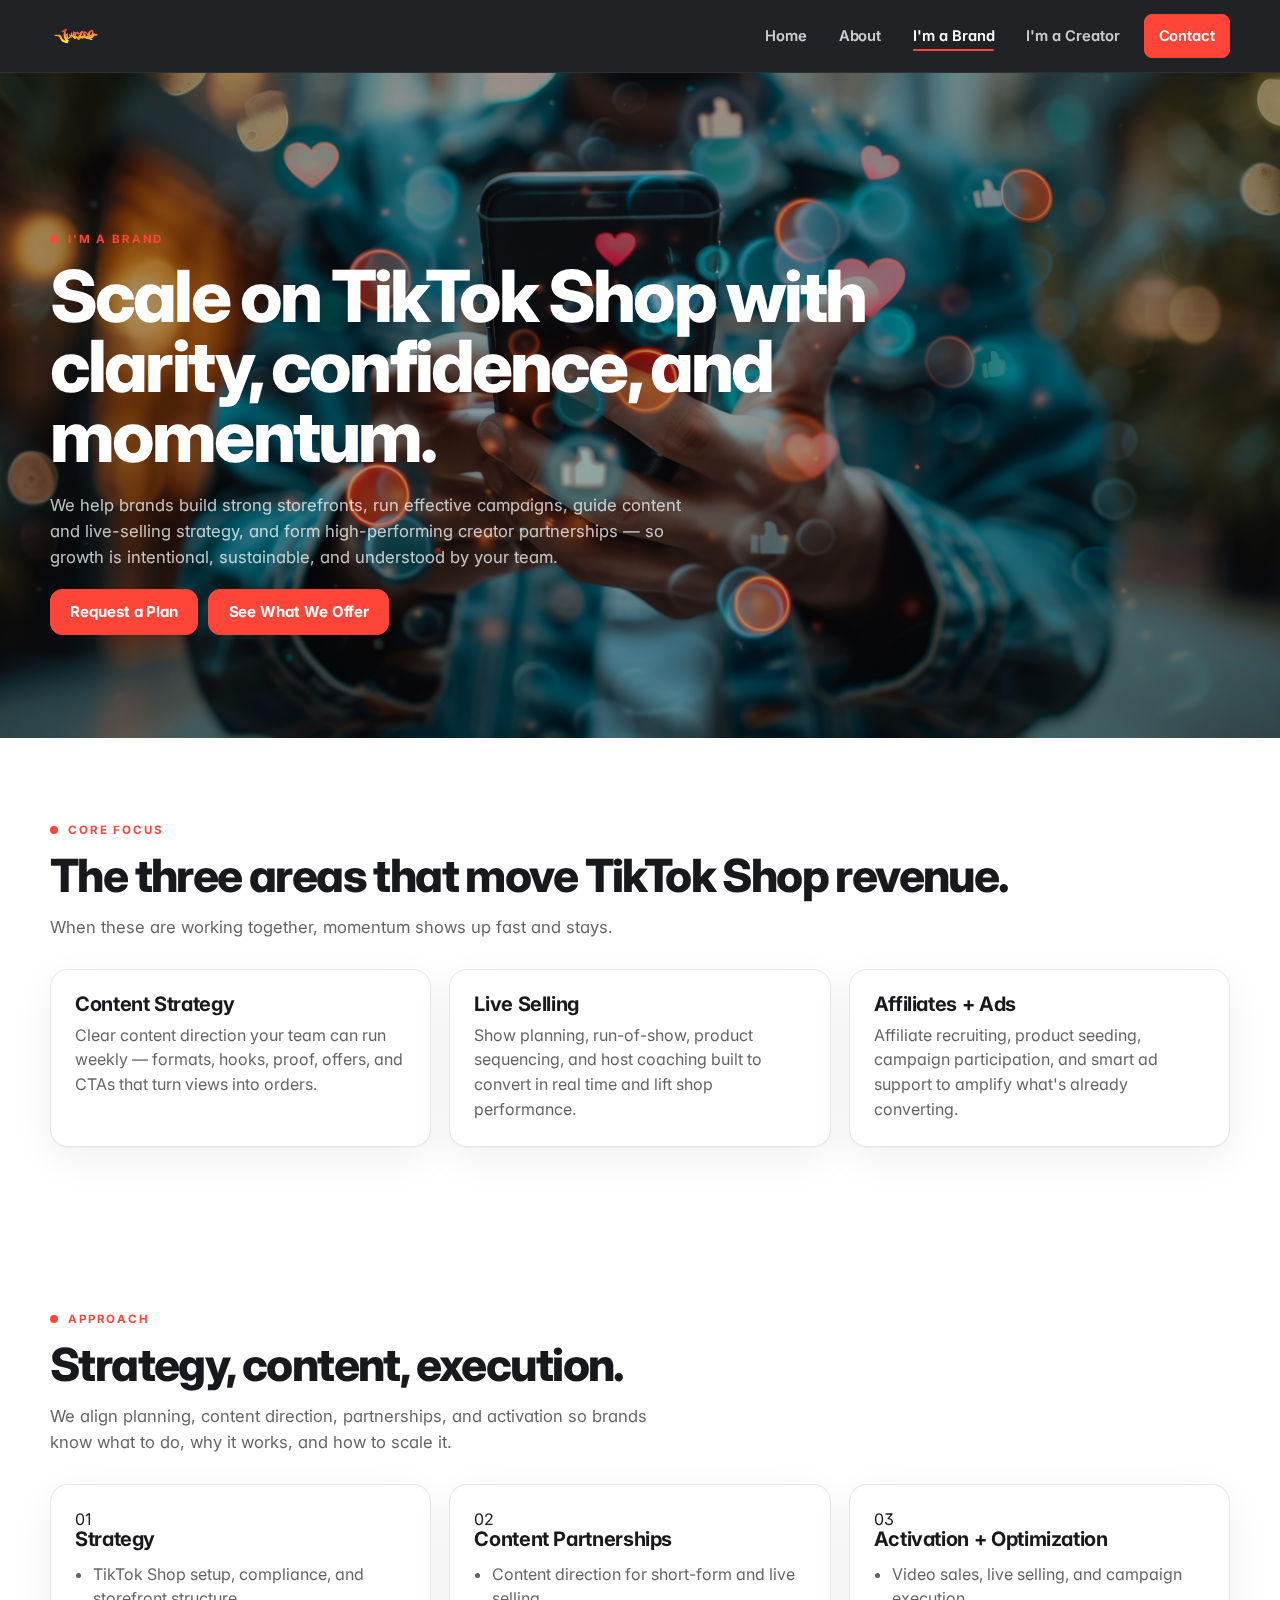
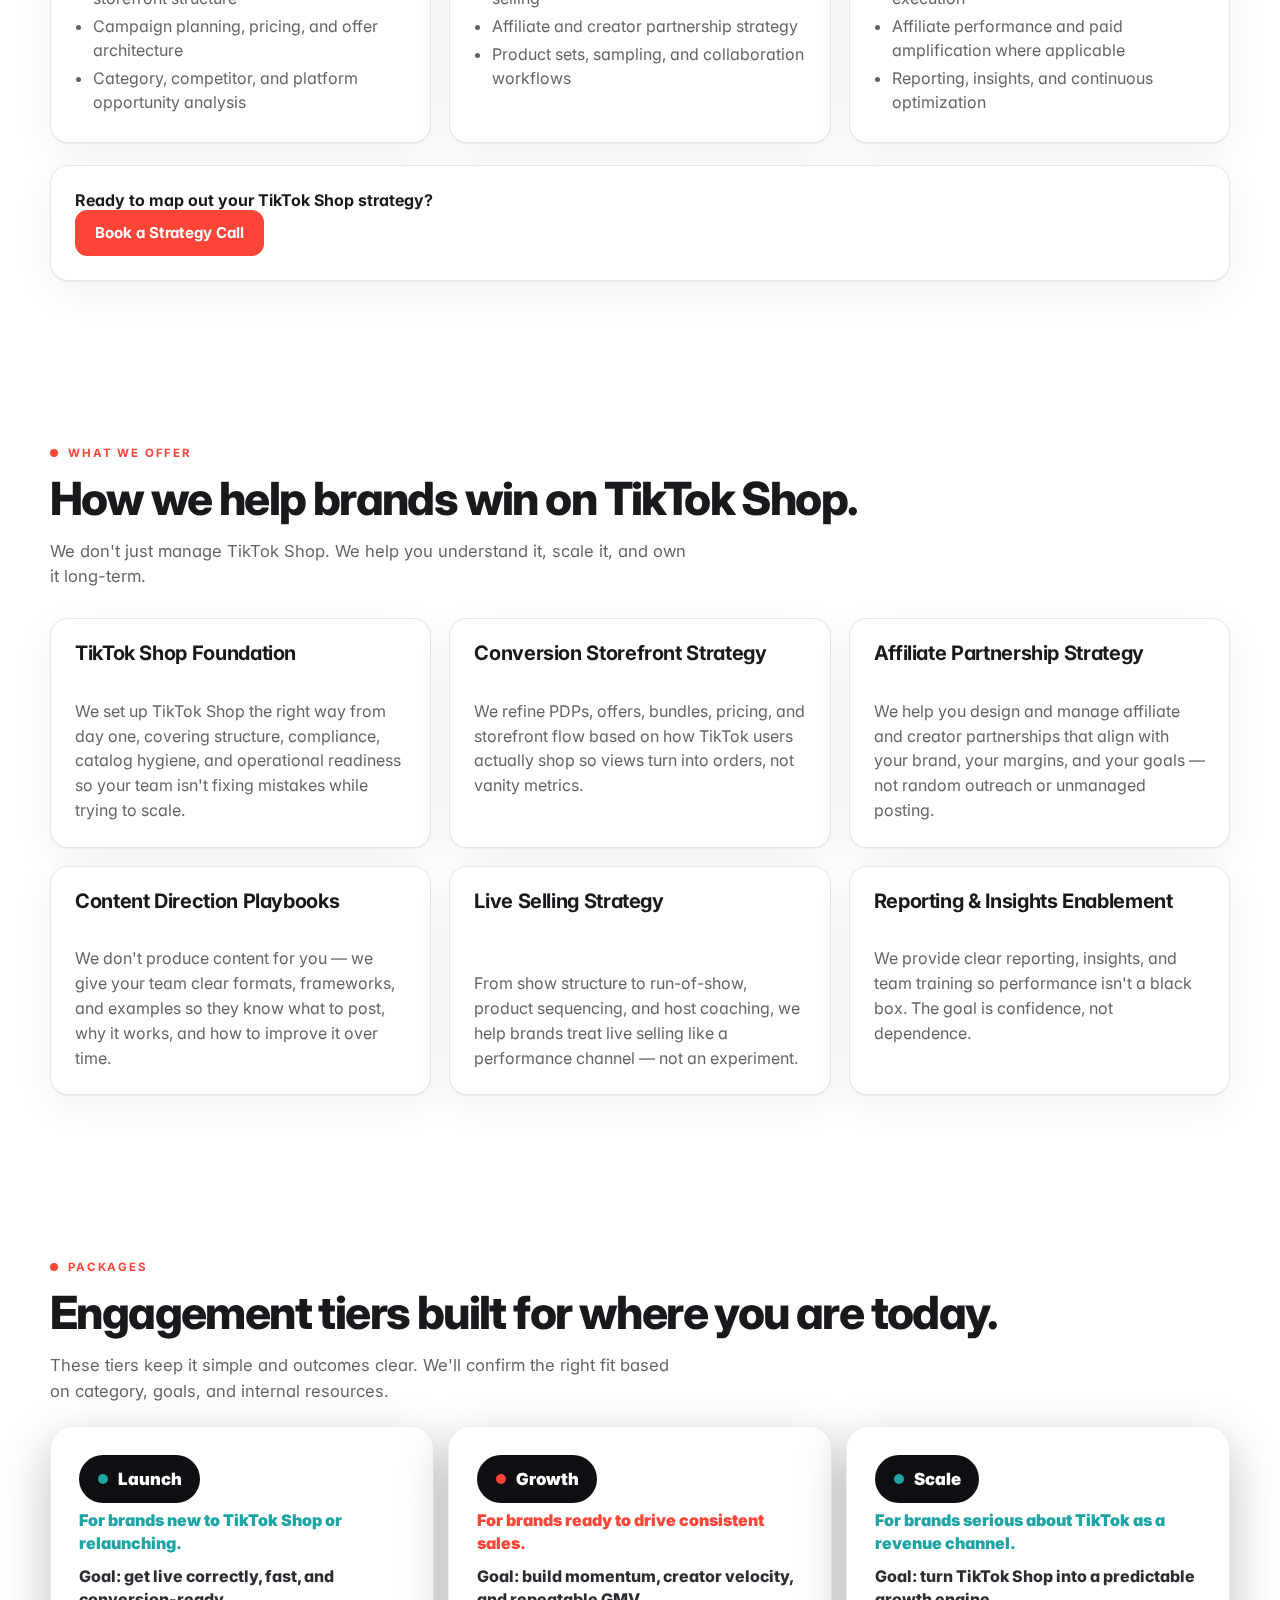
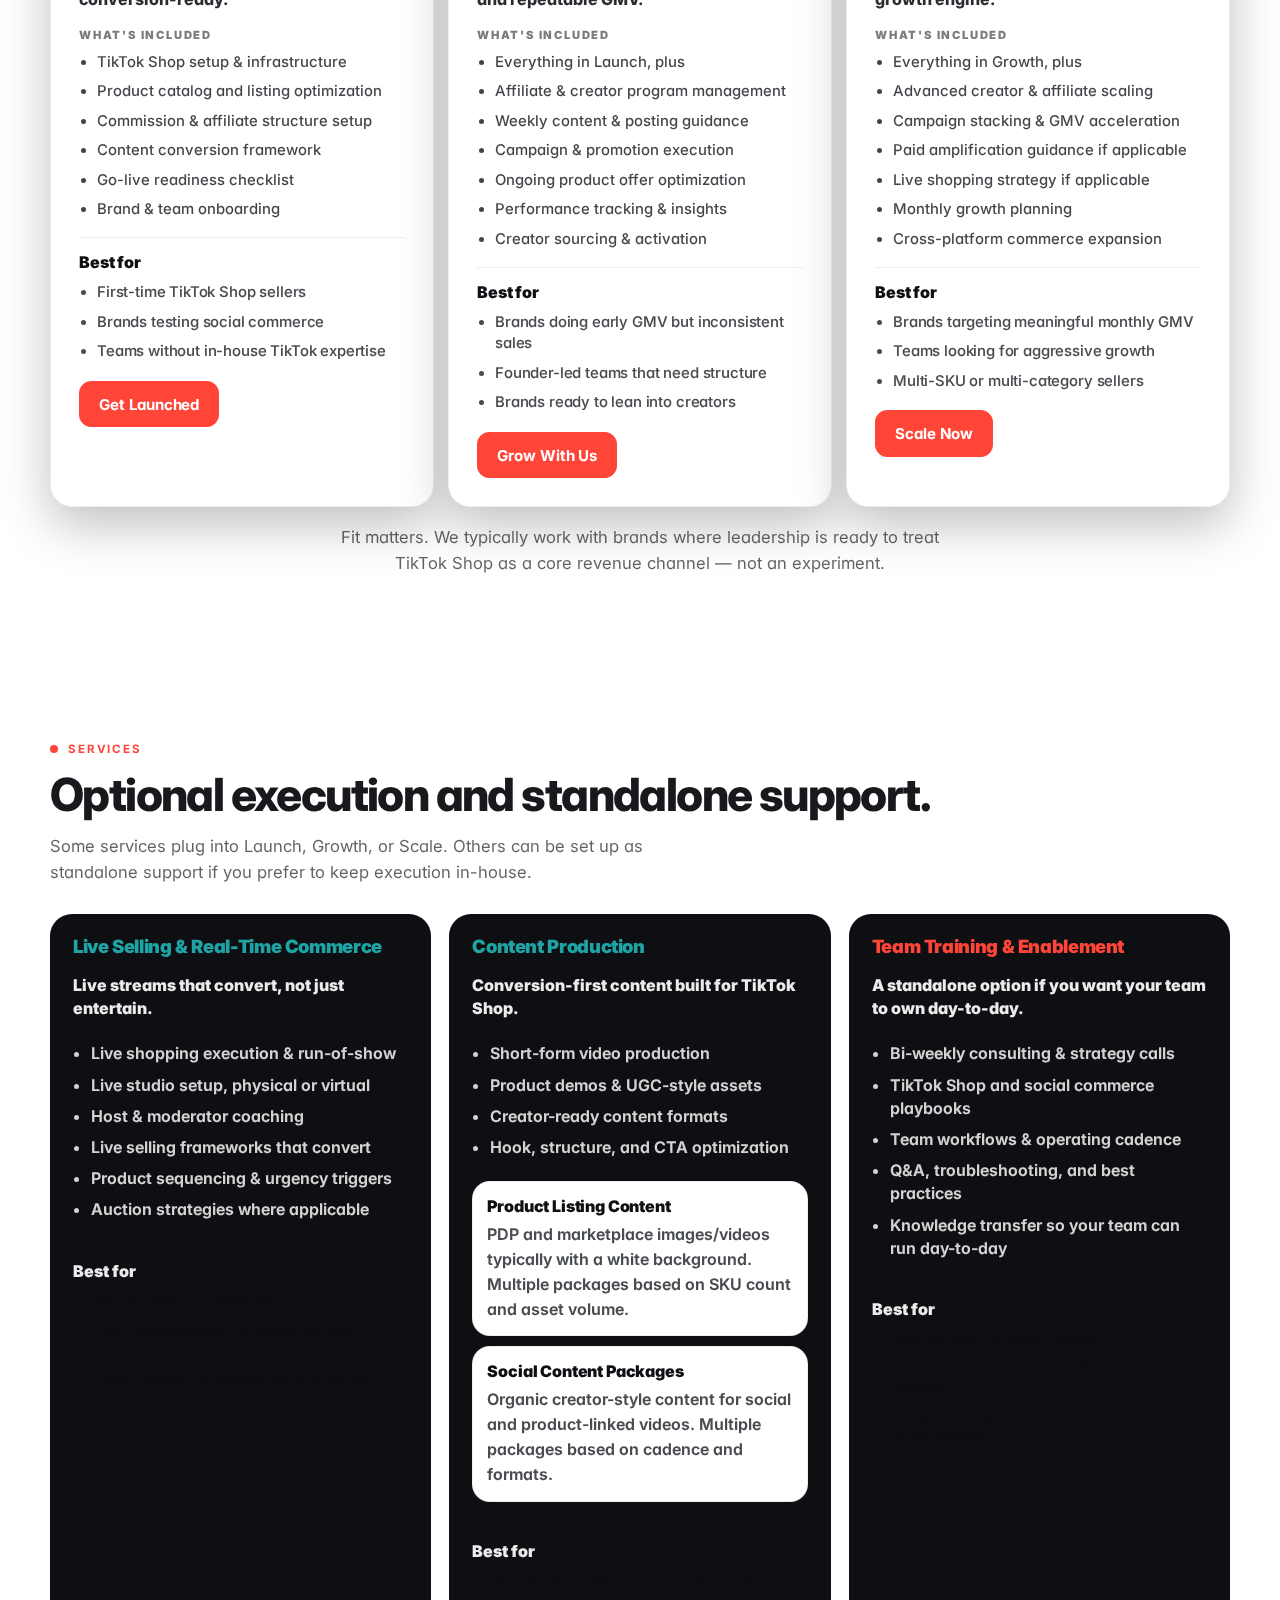
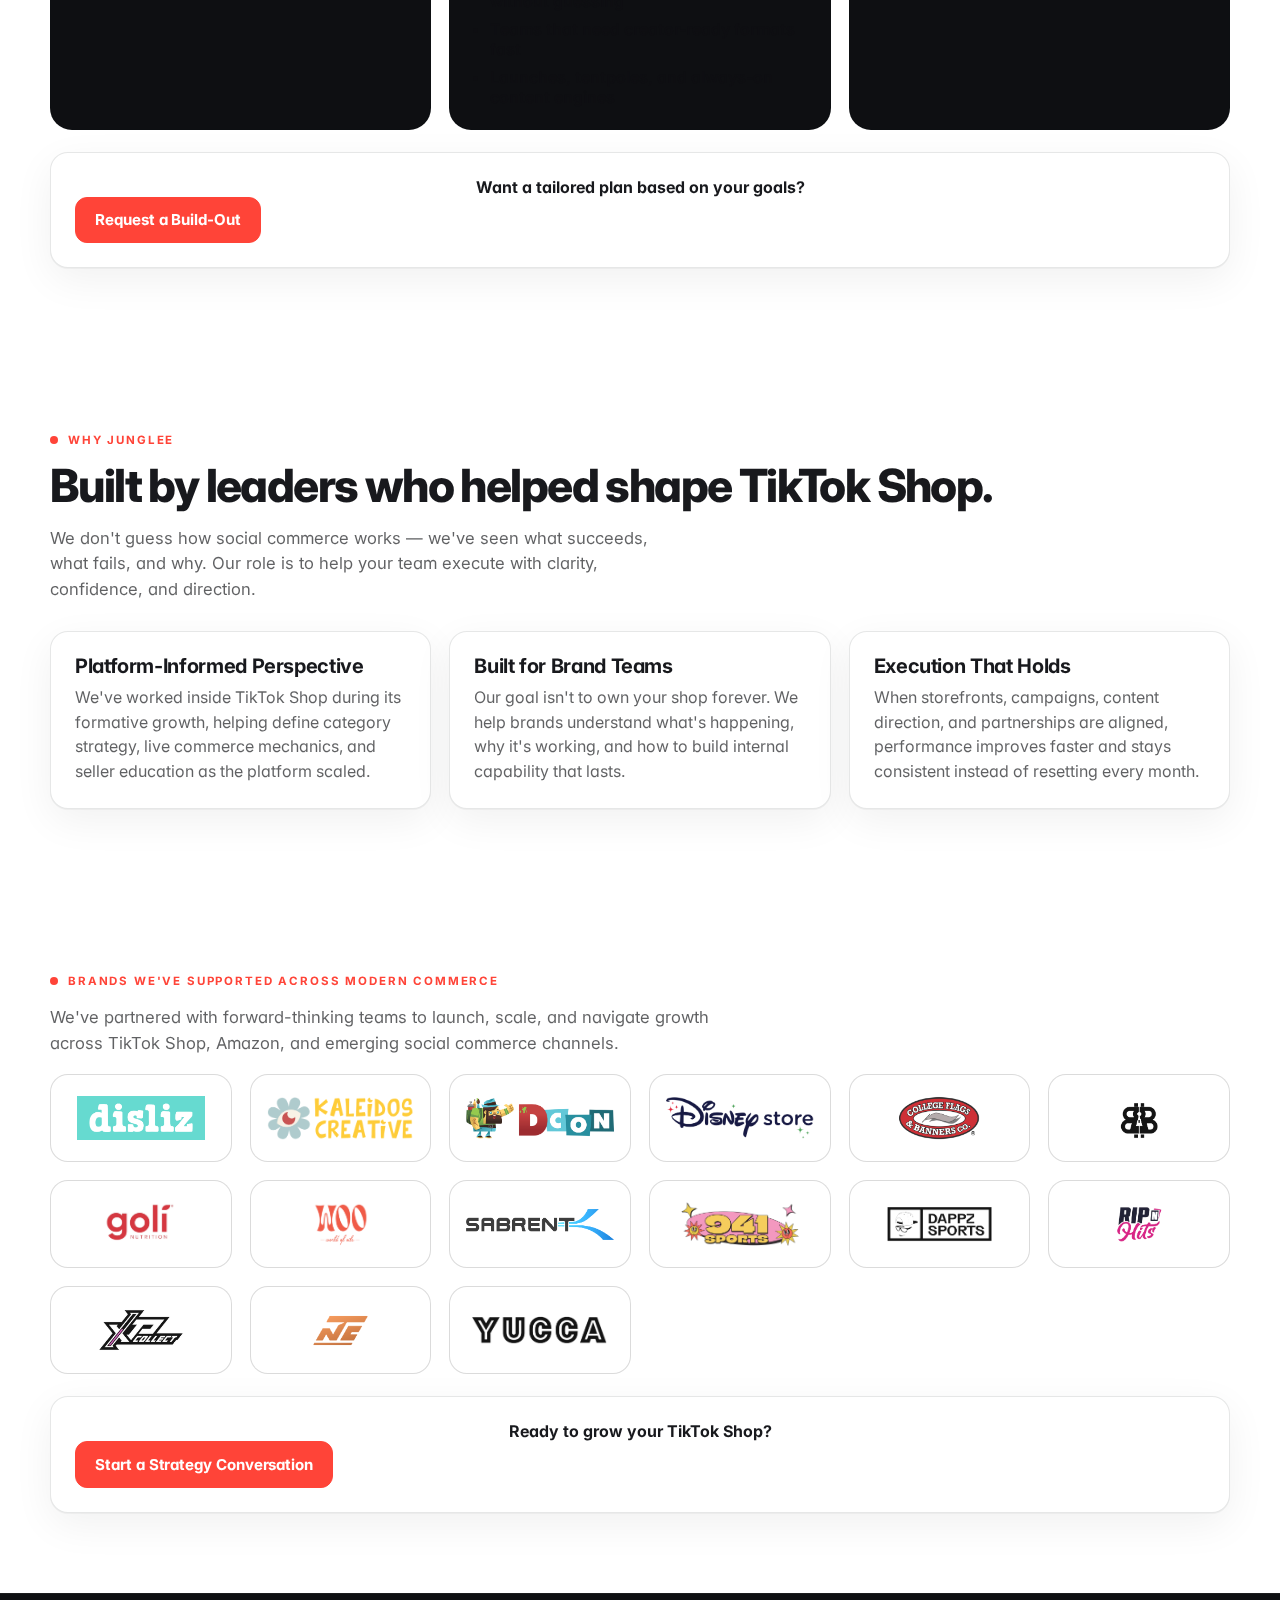
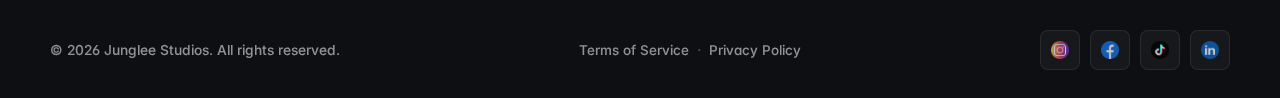
<file: brands.html>
<!doctype html>
<html lang="en">
<head>
  <meta charset="UTF-8" />
  <meta name="viewport" content="width=device-width, initial-scale=1.0" />
  <title>Brand Growth — Junglee Studios</title>
  <meta name="description" content="Junglee Studios helps brands launch and scale on TikTok Shop with conversion-first storefronts, creator engines, live selling support, and daily content frameworks." />
  <meta name="robots" content="index, follow, max-image-preview:large" />
  <link rel="canonical" href="https://www.jungleestudios.com/brands.html" />

  <meta property="og:type" content="website" />
  <meta property="og:site_name" content="Junglee Studios" />
  <meta property="og:title" content="Brand Growth — Junglee Studios" />
  <meta property="og:description" content="Launch and scale TikTok Shop with storefront optimization, creator strategy, live selling, and content systems." />
  <meta property="og:url" content="https://www.jungleestudios.com/brands.html" />
  <meta property="og:image" content="https://www.jungleestudios.com/assets/logos/assets/BrandPage.jpeg" />
  <meta property="og:image:width" content="1200" />
  <meta property="og:image:height" content="630" />
  <meta property="og:image:alt" content="Junglee Studios brand growth services" />

  <meta name="twitter:card" content="summary_large_image" />
  <meta name="twitter:title" content="Brand Growth — Junglee Studios" />
  <meta name="twitter:description" content="Launch and scale TikTok Shop with storefront optimization, creator strategy, live selling, and content systems." />
  <meta name="twitter:image" content="https://www.jungleestudios.com/assets/logos/assets/BrandPage.jpeg" />

  <link rel="preconnect" href="https://fonts.googleapis.com">
  <link rel="preconnect" href="https://fonts.gstatic.com" crossorigin>
  <link href="https://fonts.googleapis.com/css2?family=Inter:wght@400;500;600;700;800;900&display=swap" rel="stylesheet">
  <link rel="stylesheet" href="styles/base.css" />
  <script src="partials/loader.js" defer></script>

  <style>
    /* Page-specific: hero image, tier cards, service cards, logos grid */
    :root {
      --hero-img: url("assets/logos/assets/BrandPage.jpeg");
    }

    /* Brand hero: apply background directly on .hero */
    .hero {
      background-image: var(--hero-img);
      background-repeat: no-repeat;
      background-size: cover;
      background-position: center;
    }
    .hero::before {
      background-image: none;
      background: rgba(0, 0, 0, 0.34);
      filter: none;
      transform: none;
    }

    /* Tier cards */
    .tierGrid {
      margin-top: 22px;
      display: grid;
      grid-template-columns: repeat(3, 1fr);
      gap: 14px;
    }
    .tierCard {
      border-radius: var(--radius-xl);
      border: 1px solid var(--color-border-light);
      background: var(--color-white);
      padding: var(--space-lg);
      box-shadow: 0 18px 50px rgba(0, 0, 0, 0.25);
    }
    .tierPill {
      display: inline-flex;
      align-items: center;
      gap: 10px;
      padding: 0.8rem 1.1rem;
      border-radius: var(--radius-pill);
      background: var(--color-dark);
      border: 1px solid var(--color-border-light);
      font-weight: 950;
      font-size: 1.05rem;
      color: var(--color-white);
      white-space: nowrap;
    }
    .tierPill i {
      width: 10px;
      height: 10px;
      border-radius: var(--radius-pill);
      background: var(--color-cyan);
      display: inline-block;
    }
    .tierCard:nth-child(2) .tierPill i { background: var(--color-magenta); }

    .tierFor {
      margin: 6px 0 0;
      font-weight: 900;
      line-height: 1.45;
    }
    .tierFor.blue { color: var(--color-cyan); }
    .tierFor.pink { color: var(--color-magenta); }
    .tierGoal {
      margin: 10px 0 0;
      font-weight: 800;
      color: rgba(11, 15, 20, 0.88);
      line-height: 1.45;
    }
    .tierLabel {
      margin-top: 16px;
      font-size: 0.7rem;
      letter-spacing: 0.16em;
      text-transform: uppercase;
      font-weight: 900;
      color: rgba(11, 15, 20, 0.55);
    }
    .tierList {
      margin: 10px 0 0;
      padding-left: var(--space-md);
      display: grid;
      gap: var(--space-xs);
      font-size: 0.93rem;
      font-weight: 500;
      color: rgba(11, 15, 20, 0.78);
      line-height: 1.45;
    }
    .tierBest {
      margin-top: 16px;
      border-top: 1px solid var(--color-border-light);
      padding-top: 14px;
      font-weight: 900;
      color: var(--color-dark);
      letter-spacing: -0.01em;
    }
    .tierBest ul {
      margin: 10px 0 0;
      padding-left: var(--space-md);
      display: grid;
      gap: var(--space-xs);
      font-size: 0.93rem;
      font-weight: 550;
      color: rgba(11, 15, 20, 0.75);
      line-height: 1.45;
    }

    /* Service cards (dark background) */
    .svcCard {
      border-radius: var(--radius-xl);
      border: 1px solid var(--color-border);
      background: var(--color-dark);
      padding: 22px;
      box-shadow: var(--shadow-card-light);
    }
    .svcCard h3 {
      margin: 0;
      font-size: 1.15rem;
      font-weight: 950;
      letter-spacing: -0.02em;
      color: var(--color-white);
    }
    .svcCard.blue h3 { color: var(--color-cyan); }
    .svcCard.pink h3 { color: var(--color-magenta); }
    .svcTagline {
      margin-top: var(--space-xs);
      font-weight: 850;
      color: rgba(255, 255, 255, 0.92);
      line-height: 1.45;
    }
    .svcList {
      margin: var(--space-sm) 0 0;
      padding-left: var(--space-md);
      display: grid;
      gap: var(--space-xs);
      color: rgba(255, 255, 255, 0.82);
      font-weight: 650;
      line-height: 1.45;
    }
    .svcBest {
      margin-top: 14px;
      border-top: 1px solid var(--color-border);
      padding-top: 14px;
      font-weight: 900;
      color: rgba(255, 255, 255, 0.92);
    }
    .svcBest ul {
      margin: 10px 0 0;
      padding-left: var(--space-md);
      display: grid;
      gap: var(--space-xs);
      font-weight: 650;
      color: var(--color-muted);
    }

    /* Sub-options */
    .subOptions {
      margin-top: var(--space-sm);
      display: grid;
      gap: 10px;
    }
    .subBox {
      border-radius: var(--radius-lg);
      border: 1px solid var(--color-border-light);
      background: var(--color-white);
      padding: 14px;
    }
    .subBox b {
      display: block;
      font-weight: 950;
      letter-spacing: -0.01em;
      color: var(--color-dark);
      margin-bottom: 6px;
    }
    .subBox p {
      margin: 0;
      color: rgba(11, 15, 20, 0.75);
      font-weight: 650;
      line-height: 1.55;
    }

    /* Logos grid */
    .logos {
      margin-top: var(--space-md);
      display: grid;
      grid-template-columns: repeat(6, 1fr);
      gap: var(--space-md);
      align-items: center;
    }

    .logoTile {
      width: 100%;
      border-radius: var(--radius-lg);
      border: 1px solid rgba(255, 255, 255, 0.14);
      background: rgba(255, 255, 255, 0.06);
      padding: 16px;
      display: flex;
      align-items: center;
      justify-content: center;
      min-height: 88px;
      overflow: hidden;
      box-sizing: border-box;
    }

    .logoTile img {
      max-width: 100%;
      max-height: 44px;
      width: auto;
      height: auto;
      object-fit: contain;
      display: block;
      opacity: 0.92;
    }

    .section.light .logoTile {
      border: 1px solid rgba(0, 0, 0, 0.14);
      background: var(--color-white);
    }

    .section.light .logoTile img { max-height: 44px; }

    @media (max-width: 980px) {
      .tierGrid { grid-template-columns: 1fr; }
      .logos { grid-template-columns: repeat(3, 1fr); }
    }

    @media (max-width: 520px) {
      .logos { grid-template-columns: repeat(2, 1fr); }
    }
  </style>
</head>

<body data-page="brands">
  <header id="site-header"></header>

  <section class="hero">
    <div class="vignette" aria-hidden="true"></div>
    <div class="container">
      <div class="hero-grid">
        <div class="kicker"><i></i>I'm a Brand</div>
        <h1>Scale on TikTok Shop with clarity, confidence, and momentum.</h1>
        <p class="lead">
          We help brands build strong storefronts, run effective campaigns, guide content and live-selling strategy, and form high-performing creator partnerships — so growth is intentional, sustainable, and understood by your team.
        </p>
        <div class="actions">
          <a class="btn primary" href="index.html#contact">Request a Plan</a>
          <a class="btn pink" href="#what-we-offer">See What We Offer</a>
        </div>
      </div>
    </div>
  </section>

  <section class="section light">
    <div class="container">
      <div class="kicker"><i></i> Core focus</div>
      <h2>The three areas that move TikTok Shop revenue.</h2>
      <p class="lead">When these are working together, momentum shows up fast and stays.</p>

      <div class="grid3">
        <div class="card">
          <h3>Content Strategy</h3>
          <p>Clear content direction your team can run weekly — formats, hooks, proof, offers, and CTAs that turn views into orders.</p>
        </div>
        <div class="card">
          <h3>Live Selling</h3>
          <p>Show planning, run-of-show, product sequencing, and host coaching built to convert in real time and lift shop performance.</p>
        </div>
        <div class="card">
          <h3>Affiliates + Ads</h3>
          <p>Affiliate recruiting, product seeding, campaign participation, and smart ad support to amplify what's already converting.</p>
        </div>
      </div>
    </div>
  </section>

  <section class="section approach">
    <div class="container">
      <div class="kicker"><i></i> Approach</div>
      <h2>Strategy, content, execution.</h2>
      <p class="lead">
        We align planning, content direction, partnerships, and activation so brands know what to do, why it works, and how to scale it.
      </p>

      <div class="grid3">
        <div class="card">
          <div class="cardHead"><div class="step blue">01</div><h3>Strategy</h3></div>
          <ul>
            <li>TikTok Shop setup, compliance, and storefront structure</li>
            <li>Campaign planning, pricing, and offer architecture</li>
            <li>Category, competitor, and platform opportunity analysis</li>
          </ul>
        </div>
        <div class="card">
          <div class="cardHead"><div class="step pink">02</div><h3>Content Partnerships</h3></div>
          <ul>
            <li>Content direction for short-form and live selling</li>
            <li>Affiliate and creator partnership strategy</li>
            <li>Product sets, sampling, and collaboration workflows</li>
          </ul>
        </div>
        <div class="card">
          <div class="cardHead"><div class="step blue">03</div><h3>Activation + Optimization</h3></div>
          <ul>
            <li>Video sales, live selling, and campaign execution</li>
            <li>Affiliate performance and paid amplification where applicable</li>
            <li>Reporting, insights, and continuous optimization</li>
          </ul>
        </div>
      </div>

      <div class="card ctaStrip" style="margin-top:22px;">
        <b>Ready to map out your TikTok Shop strategy?</b>
        <div class="actions" style="margin-top:0;">
          <a class="btn primary" href="index.html#contact">Book a Strategy Call</a>
        </div>
      </div>
    </div>
  </section>

  <section class="section light" id="what-we-offer">
    <div class="container">
      <div class="kicker"><i></i> What we offer</div>
      <h2>How we help brands win on TikTok Shop.</h2>
      <p class="lead">We don't just manage TikTok Shop. We help you understand it, scale it, and own it long-term.</p>

      <div class="grid3">
        <div class="card">
          <h3>TikTok Shop Foundation</h3>
          <p style="margin:10px 0 0; font-weight:900; color:rgba(255,255,255,.92);">Launch with clarity, not trial and error.</p>
          <p>We set up TikTok Shop the right way from day one, covering structure, compliance, catalog hygiene, and operational readiness so your team isn't fixing mistakes while trying to scale.</p>
        </div>

        <div class="card">
          <h3>Conversion Storefront Strategy</h3>
          <p style="margin:10px 0 0; font-weight:900; color:rgba(255,255,255,.92);">Turn traffic into revenue consistently.</p>
          <p>We refine PDPs, offers, bundles, pricing, and storefront flow based on how TikTok users actually shop so views turn into orders, not vanity metrics.</p>
        </div>

        <div class="card">
          <h3>Affiliate Partnership Strategy</h3>
          <p style="margin:10px 0 0; font-weight:900; color:rgba(255,255,255,.92);">Build a creator ecosystem that performs.</p>
          <p>We help you design and manage affiliate and creator partnerships that align with your brand, your margins, and your goals — not random outreach or unmanaged posting.</p>
        </div>

        <div class="card">
          <h3>Content Direction Playbooks</h3>
          <p style="margin:10px 0 0; font-weight:900; color:rgba(255,255,255,.92);">Give your team a repeatable way to win.</p>
          <p>We don't produce content for you — we give your team clear formats, frameworks, and examples so they know what to post, why it works, and how to improve it over time.</p>
        </div>

        <div class="card">
          <h3>Live Selling Strategy</h3>
          <p style="margin:10px 0 0; font-weight:900; color:rgba(255,255,255,.92);">Turn live commerce into a real revenue channel.</p>
          <p>From show structure to run-of-show, product sequencing, and host coaching, we help brands treat live selling like a performance channel — not an experiment.</p>
        </div>

        <div class="card">
          <h3>Reporting & Insights Enablement</h3>
          <p style="margin:10px 0 0; font-weight:900; color:rgba(255,255,255,.92);">Know what's working and why.</p>
          <p>We provide clear reporting, insights, and team training so performance isn't a black box. The goal is confidence, not dependence.</p>
        </div>
      </div>
    </div>
  </section>

  <section class="section" id="packages">
    <div class="container">
      <div class="kicker"><i></i> Packages</div>
      <h2>Engagement tiers built for where you are today.</h2>
      <p class="lead">
        These tiers keep it simple and outcomes clear. We'll confirm the right fit based on category, goals, and internal resources.
      </p>

      <div class="tierGrid">
        <div class="tierCard">
          <div class="tierTop">
            <span class="tierPill"><i></i> Launch</span>
          </div>
          <p class="tierFor blue">For brands new to TikTok Shop or relaunching.</p>
          <p class="tierGoal">Goal: get live correctly, fast, and conversion-ready.</p>
          <div class="tierLabel">What's included</div>
          <ul class="tierList">
            <li>TikTok Shop setup & infrastructure</li>
            <li>Product catalog and listing optimization</li>
            <li>Commission & affiliate structure setup</li>
            <li>Content conversion framework</li>
            <li>Go-live readiness checklist</li>
            <li>Brand & team onboarding</li>
          </ul>
          <div class="tierBest">
            Best for
            <ul>
              <li>First-time TikTok Shop sellers</li>
              <li>Brands testing social commerce</li>
              <li>Teams without in-house TikTok expertise</li>
            </ul>
          </div>
          <div class="actions" style="justify-content:flex-start;">
            <a class="btn primary" href="index.html#contact">Get Launched</a>
          </div>
        </div>

        <div class="tierCard">
          <div class="tierTop">
            <span class="tierPill"><i></i> Growth</span>
          </div>
          <p class="tierFor pink">For brands ready to drive consistent sales.</p>
          <p class="tierGoal">Goal: build momentum, creator velocity, and repeatable GMV.</p>
          <div class="tierLabel">What's included</div>
          <ul class="tierList">
            <li>Everything in Launch, plus</li>
            <li>Affiliate & creator program management</li>
            <li>Weekly content & posting guidance</li>
            <li>Campaign & promotion execution</li>
            <li>Ongoing product offer optimization</li>
            <li>Performance tracking & insights</li>
            <li>Creator sourcing & activation</li>
          </ul>
          <div class="tierBest">
            Best for
            <ul>
              <li>Brands doing early GMV but inconsistent sales</li>
              <li>Founder-led teams that need structure</li>
              <li>Brands ready to lean into creators</li>
            </ul>
          </div>
          <div class="actions" style="justify-content:flex-start;">
            <a class="btn pink" href="index.html#contact">Grow With Us</a>
          </div>
        </div>

        <div class="tierCard">
          <div class="tierTop">
            <span class="tierPill"><i></i> Scale</span>
          </div>
          <p class="tierFor blue">For brands serious about TikTok as a revenue channel.</p>
          <p class="tierGoal">Goal: turn TikTok Shop into a predictable growth engine.</p>
          <div class="tierLabel">What's included</div>
          <ul class="tierList">
            <li>Everything in Growth, plus</li>
            <li>Advanced creator & affiliate scaling</li>
            <li>Campaign stacking & GMV acceleration</li>
            <li>Paid amplification guidance if applicable</li>
            <li>Live shopping strategy if applicable</li>
            <li>Monthly growth planning</li>
            <li>Cross-platform commerce expansion</li>
          </ul>
          <div class="tierBest">
            Best for
            <ul>
              <li>Brands targeting meaningful monthly GMV</li>
              <li>Teams looking for aggressive growth</li>
              <li>Multi-SKU or multi-category sellers</li>
            </ul>
          </div>
          <div class="actions" style="justify-content:flex-start;">
            <a class="btn primary" href="index.html#contact">Scale Now</a>
          </div>
        </div>
      </div>

      <p class="lead" style="margin:18px auto 0; text-align:center; text-shadow:none;">
        Fit matters. We typically work with brands where leadership is ready to treat TikTok Shop as a core revenue channel — not an experiment.
      </p>
    </div>
  </section>

  <section class="section light" id="services">
    <div class="container">
      <div class="kicker"><i></i> Services</div>
      <h2>Optional execution and standalone support.</h2>
      <p class="lead">
        Some services plug into Launch, Growth, or Scale. Others can be set up as standalone support if you prefer to keep execution in-house.
      </p>

      <div class="grid3">
        <div class="svcCard blue">
          <h3>Live Selling & Real-Time Commerce</h3>
          <div class="svcTagline">Live streams that convert, not just entertain.</div>
          <ul class="svcList">
            <li>Live shopping execution & run-of-show</li>
            <li>Live studio setup, physical or virtual</li>
            <li>Host & moderator coaching</li>
            <li>Live selling frameworks that convert</li>
            <li>Product sequencing & urgency triggers</li>
            <li>Auction strategies where applicable</li>
          </ul>
          <div class="svcBest">
            Best for
            <ul>
              <li>Brands with multiple SKUs</li>
              <li>High-engagement or demo-driven products</li>
              <li>Event-based or promotional pushes</li>
            </ul>
          </div>
        </div>

        <div class="svcCard blue">
          <h3>Content Production</h3>
          <div class="svcTagline">Conversion-first content built for TikTok Shop.</div>
          <ul class="svcList">
            <li>Short-form video production</li>
            <li>Product demos & UGC-style assets</li>
            <li>Creator-ready content formats</li>
            <li>Hook, structure, and CTA optimization</li>
          </ul>

          <div class="subOptions">
            <div class="subBox">
              <b>Product Listing Content</b>
              <p>PDP and marketplace images/videos typically with a white background. Multiple packages based on SKU count and asset volume.</p>
            </div>
            <div class="subBox">
              <b>Social Content Packages</b>
              <p>Organic creator-style content for social and product-linked videos. Multiple packages based on cadence and formats.</p>
            </div>
          </div>

          <div class="svcBest">
            Best for
            <ul>
              <li>Brands that want consistent assets without guessing</li>
              <li>Teams that need creator-ready formats fast</li>
              <li>Launches, tentpoles, and always-on content engines</li>
            </ul>
          </div>
        </div>

        <div class="svcCard pink">
          <h3>Team Training & Enablement</h3>
          <div class="svcTagline">A standalone option if you want your team to own day-to-day.</div>
          <ul class="svcList">
            <li>Bi-weekly consulting & strategy calls</li>
            <li>TikTok Shop and social commerce playbooks</li>
            <li>Team workflows & operating cadence</li>
            <li>Q&amp;A, troubleshooting, and best practices</li>
            <li>Knowledge transfer so your team can run day-to-day</li>
          </ul>
          <div class="svcBest">
            Best for
            <ul>
              <li>Brands with internal teams</li>
              <li>Founder-led brands building in-house muscle</li>
              <li>Long-term operators, not just outsourcers</li>
            </ul>
          </div>
        </div>
      </div>

      <div class="card" style="margin-top:22px; text-align:center;">
        <b>Want a tailored plan based on your goals?</b>
        <div class="actions" style="margin-top:0;">
          <a class="btn primary" href="index.html#contact">Request a Build-Out</a>
        </div>
      </div>
    </div>
  </section>

  <section class="section" id="why-junglee">
    <div class="container">
      <div class="kicker"><i></i> Why Junglee</div>
      <h2>Built by leaders who helped shape TikTok Shop.</h2>
      <p class="lead">
        We don't guess how social commerce works — we've seen what succeeds, what fails, and why. Our role is to help your team execute with clarity, confidence, and direction.
      </p>

      <div class="grid3">
        <div class="card">
          <h3>Platform-Informed Perspective</h3>
          <p>We've worked inside TikTok Shop during its formative growth, helping define category strategy, live commerce mechanics, and seller education as the platform scaled.</p>
        </div>
        <div class="card">
          <h3>Built for Brand Teams</h3>
          <p>Our goal isn't to own your shop forever. We help brands understand what's happening, why it's working, and how to build internal capability that lasts.</p>
        </div>
        <div class="card">
          <h3>Execution That Holds</h3>
          <p>When storefronts, campaigns, content direction, and partnerships are aligned, performance improves faster and stays consistent instead of resetting every month.</p>
        </div>
      </div>
    </div>
  </section>

  <section class="section light" id="brand-logos">
    <div class="container">
      <div class="kicker"><i></i> Brands we've supported across modern commerce</div>
      <p class="lead" style="max-width:68ch;">
        We've partnered with forward-thinking teams to launch, scale, and navigate growth across TikTok Shop, Amazon, and emerging social commerce channels.
      </p>

      <div class="logos">
        <div class="logoTile">
          <img src="assets/logos/Disliz Logo.png" alt="Disliz Logo">
        </div>
        <div class="logoTile">
          <img src="assets/logos/idQCOPFSp1_logos.png" alt="Kaleidos Creative logo">
        </div>
        <div class="logoTile">
          <img src="assets/logos/DCONvectorlogo_Landscape.png" alt="DesignerCon logo">
        </div>
        <div class="logoTile">
          <img src="assets/logos/disneystore.png" alt="Disney Store logo">
        </div>
        <div class="logoTile">
          <img src="assets/logos/College Flags & Banners logo.png" alt="College Flags & Banners logo">
        </div>
        <div class="logoTile">
          <img src="assets/logos/The Ballers Bank_id0Dekq4BP_2.jpeg" alt="The Ballers Bank logo">
        </div>
        <div class="logoTile">
          <img src="assets/logos/Goli.png" alt="Goli Nutrition logo">
        </div>
        <div class="logoTile">
          <img src="assets/logos/Woo Oils.png" alt="Woo World of Oils logo">
        </div>
        <div class="logoTile">
          <img src="assets/logos/Sabrent_idzxzVSldz_1.png" alt="Sabrent logo">
        </div>
        <div class="logoTile">
          <img src="assets/logos/941 Sports Cards.png" alt="941 Sports Cards logo">
        </div>
        <div class="logoTile">
          <img src="assets/logos/Dappz-logo.png" alt="Dappz Sports logo">
        </div>
        <div class="logoTile">
          <img src="assets/logos/RipNHits.png" alt="Rip N Hits logo">
        </div>
        <div class="logoTile">
          <img src="assets/logos/xpcollect_logo.png" alt="XP Collect logo">
        </div>
        <div class="logoTile">
          <img src="assets/logos/idwve1N6IP_logos.png" alt="NineTales Trading Co logo">
        </div>
        <div class="logoTile">
          <img src="assets/logos/Yucca.png" alt="Yucca Logo">
        </div>
      </div>

      <div class="card" style="margin-top:22px; text-align:center;">
        <b>Ready to grow your TikTok Shop?</b>
        <div class="actions" style="margin-top:0;">
          <a class="btn primary" href="index.html#contact">Start a Strategy Conversation</a>
        </div>
      </div>
    </div>
  </section>

  <footer id="site-footer"></footer>
</body>
</html>
</file>
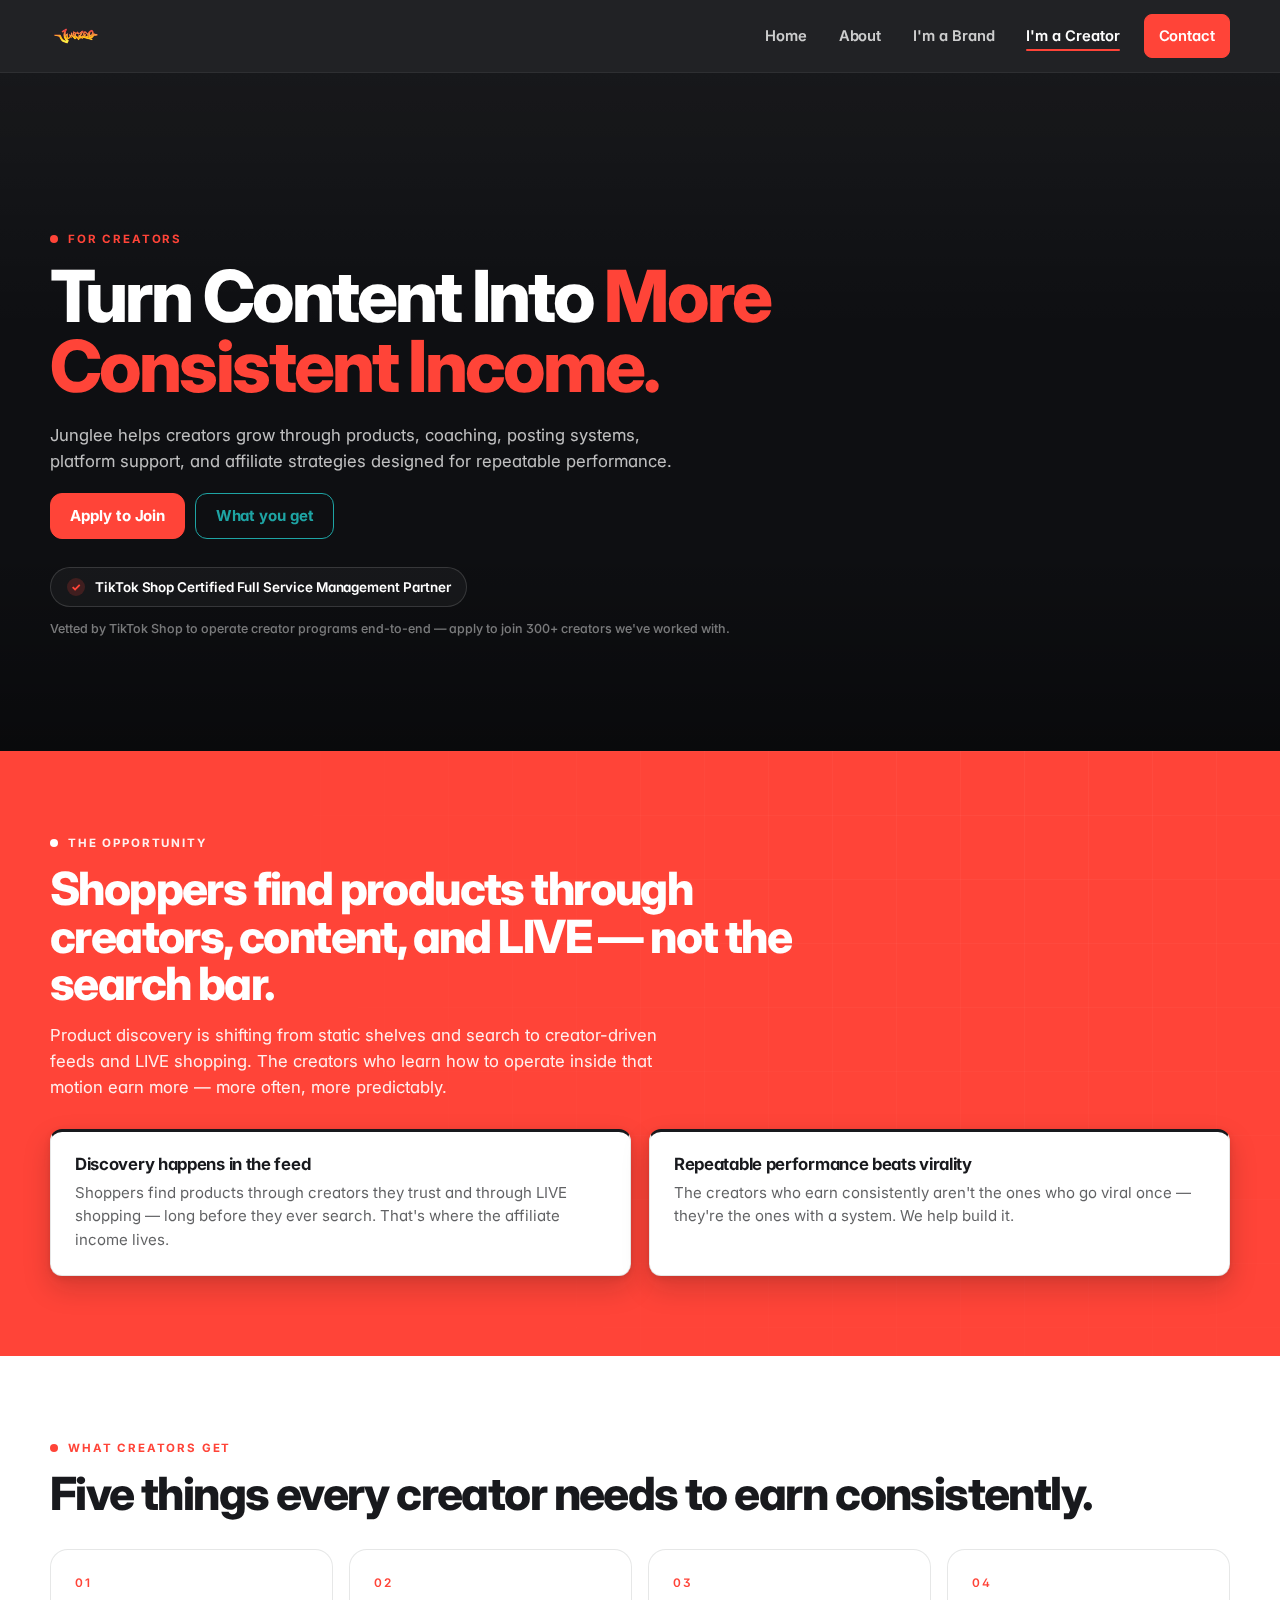
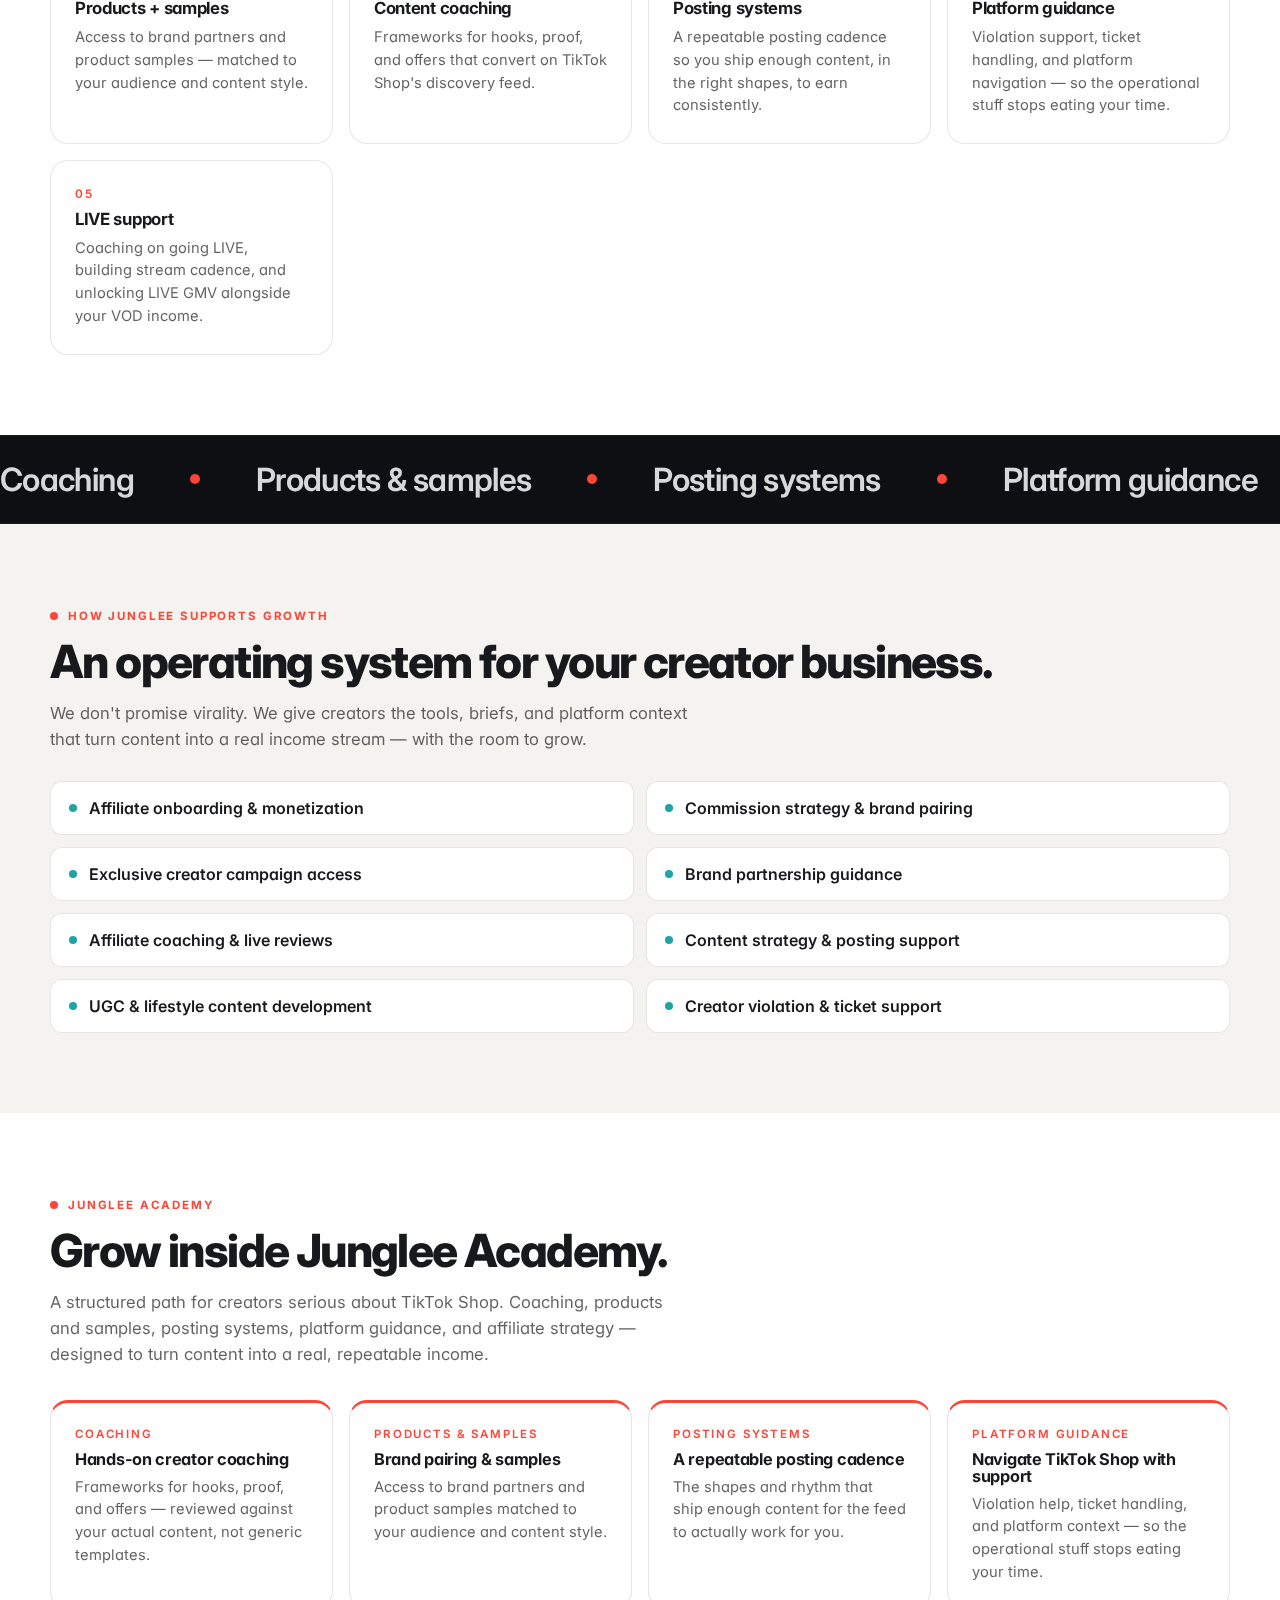
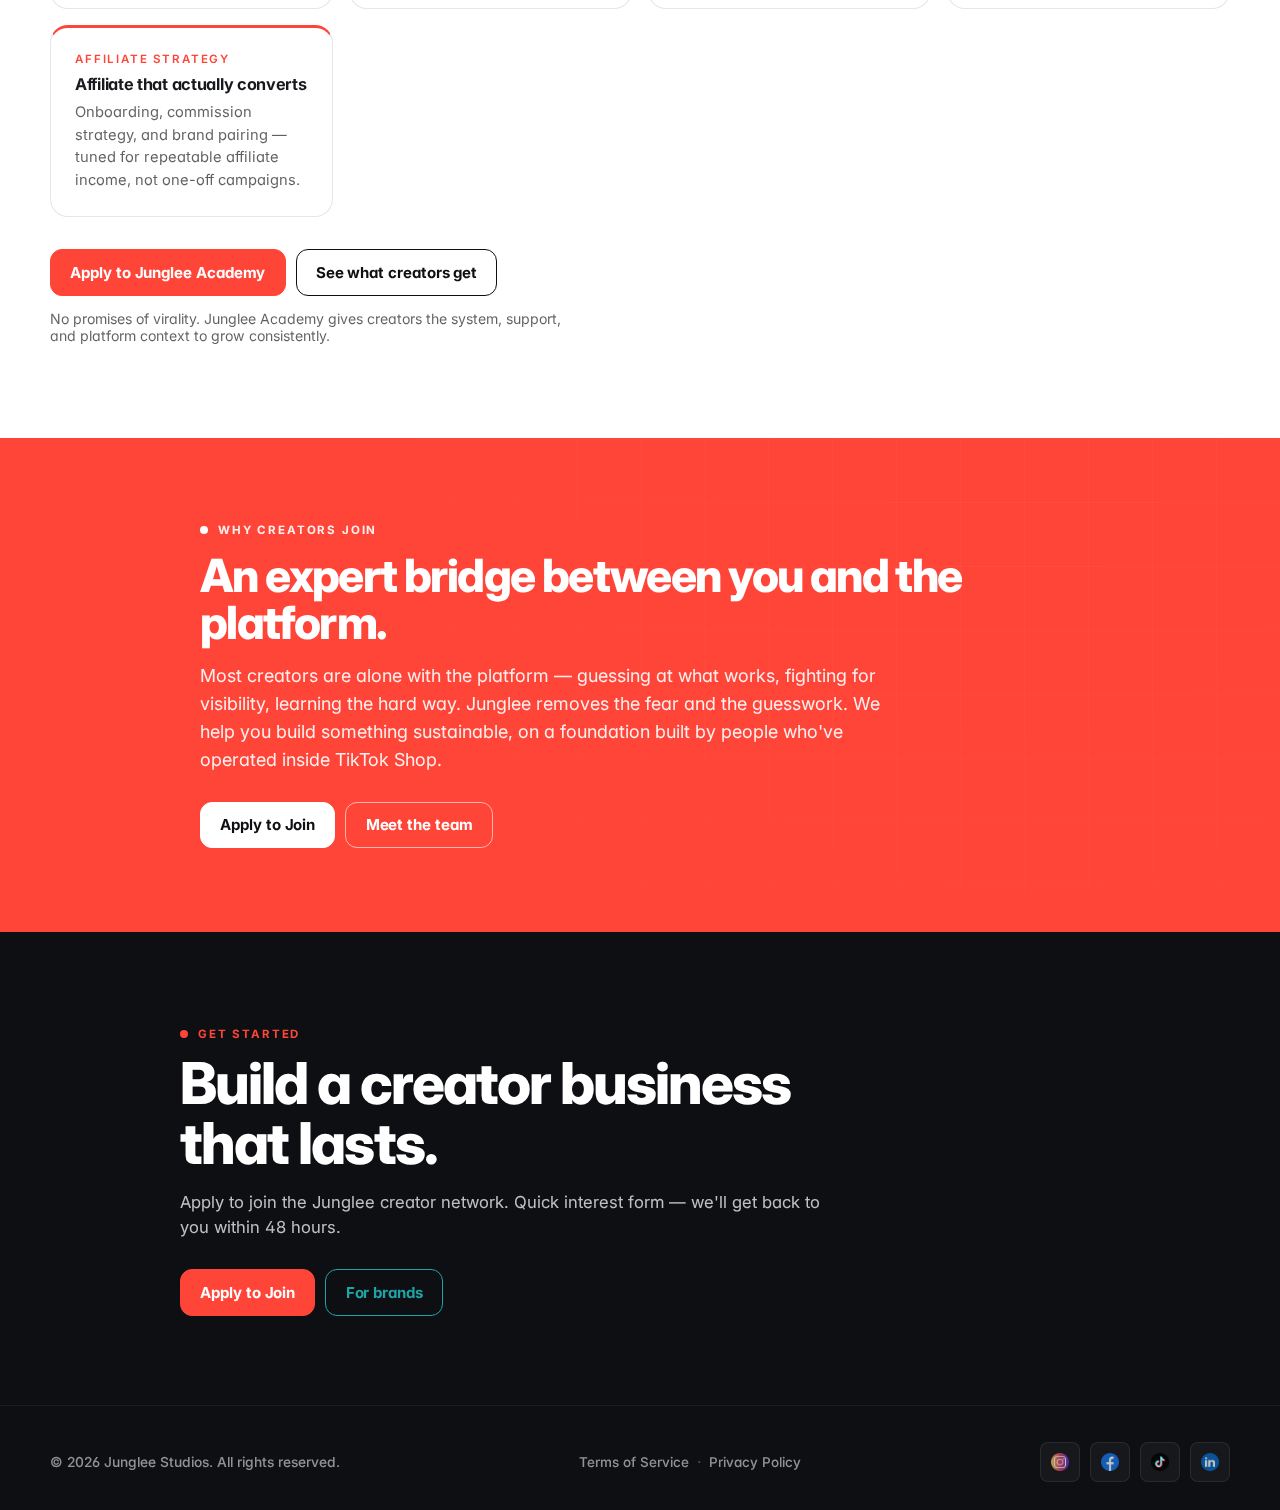
<file: creators.html>
<!doctype html>
<html lang="en">
<head>
  <meta charset="UTF-8" />
  <meta name="viewport" content="width=device-width, initial-scale=1.0" />
  <title>Creators | Junglee Studios — Turn Content Into Consistent Income</title>
  <meta name="description" content="Junglee helps creators grow through products, coaching, posting systems, platform support, and affiliate strategies designed for repeatable performance." />
  <link rel="canonical" href="https://jungleestudios.com/creators" />
  <meta name="robots" content="index, follow, max-image-preview:large" />

  <meta property="og:type" content="website" />
  <meta property="og:site_name" content="Junglee Studios" />
  <meta property="og:title" content="Creators | Junglee Studios" />
  <meta property="og:description" content="Turn content into more consistent affiliate income with products, coaching, posting systems, and platform support." />
  <meta property="og:url" content="https://jungleestudios.com/creators" />
  <meta property="og:image" content="https://www.jungleestudios.com/assets/logos/assets/og-image.png" />
  <meta property="og:image:width" content="1200" />
  <meta property="og:image:height" content="630" />

  <meta name="twitter:card" content="summary_large_image" />
  <meta name="twitter:title" content="Creators | Junglee Studios" />
  <meta name="twitter:description" content="Turn content into more consistent affiliate income." />

  <link rel="icon" href="/favicon.ico" sizes="any" />
  <link rel="icon" type="image/png" sizes="32x32" href="/favicon-32x32.png" />
  <link rel="icon" type="image/png" sizes="16x16" href="/favicon-16x16.png" />
  <link rel="apple-touch-icon" sizes="180x180" href="/apple-touch-icon.png" />

  <link rel="preconnect" href="https://fonts.googleapis.com">
  <link rel="preconnect" href="https://fonts.gstatic.com" crossorigin>
  <link href="https://fonts.googleapis.com/css2?family=Inter:wght@400;500;600;700;800;900&display=swap" rel="stylesheet">
  <link rel="stylesheet" href="styles/base.css" />
  <script src="partials/loader.js" defer></script>
  <script src="js/animations.js" defer></script>

  <style>
    .what-grid {
      display: grid;
      grid-template-columns: repeat(auto-fit, minmax(260px, 1fr));
      gap: 16px;
      margin-top: 32px;
    }
    .what-card {
      padding: 26px 24px;
      border-radius: var(--radius-lg);
      background: var(--color-white);
      border: 1px solid var(--color-border);
      transition: transform .25s ease, box-shadow .25s ease, border-color .25s ease;
    }
    .what-card:hover {
      transform: translateY(-3px);
      box-shadow: var(--shadow-card-hover);
      border-color: rgba(14,15,18,0.18);
    }
    .what-card .num {
      font-family: var(--font-mono);
      font-size: 0.74rem;
      letter-spacing: 0.18em;
      color: var(--color-coral);
      font-weight: 600;
      margin-bottom: 10px;
      display: block;
    }
    .what-card h3 { margin: 0 0 8px; font-size: 1.05rem; }
    .what-card p { margin: 0; color: var(--color-text-secondary); font-size: 0.92rem; line-height: 1.55; }

    .opp-band {
      display: grid;
      grid-template-columns: repeat(2, 1fr);
      gap: 18px;
      margin-top: 28px;
    }
    .opp {
      padding: 24px;
      border: 1px solid rgba(14,15,18,0.10);
      border-top: 3px solid var(--color-ink);
      border-radius: var(--radius-md);
      background: var(--color-white);
      box-shadow: 0 12px 28px rgba(14,15,18,0.18), 0 2px 6px rgba(14,15,18,0.10);
      transition: transform .25s ease, box-shadow .25s ease, border-color .25s ease;
    }
    .opp:hover {
      transform: translateY(-3px);
      box-shadow: 0 18px 36px rgba(14,15,18,0.22), 0 4px 10px rgba(14,15,18,0.12);
      border-color: rgba(14,15,18,0.16);
    }
    .opp h3 { margin: 0 0 8px; font-size: 1.05rem; color: var(--color-ink); }
    .opp p { margin: 0; color: var(--color-text-secondary); font-size: 0.94rem; line-height: 1.55; }
    @media (max-width: 760px) { .opp-band { grid-template-columns: 1fr; } }

    .support-list {
      list-style: none; padding: 0; margin: 28px 0 0;
      display: grid;
      grid-template-columns: repeat(2, 1fr);
      gap: 12px;
    }
    .support-list li {
      padding: 16px 18px;
      border-radius: var(--radius-md);
      border: 1px solid var(--color-border);
      background: var(--color-white);
      font-weight: 600;
      color: var(--color-ink);
      display: flex;
      align-items: center;
      gap: 12px;
    }
    .support-list li::before {
      content: '';
      width: 8px; height: 8px;
      border-radius: 50%;
      background: var(--color-teal);
      flex-shrink: 0;
    }
    @media (max-width: 640px) { .support-list { grid-template-columns: 1fr; } }

    .academy-grid {
      display: grid;
      grid-template-columns: repeat(auto-fit, minmax(240px, 1fr));
      gap: 16px;
      margin-top: 32px;
    }
    .academy-cell {
      padding: 24px;
      border-radius: var(--radius-lg);
      background: var(--color-white);
      border: 1px solid var(--color-border);
      border-top: 3px solid var(--color-coral);
      transition: transform .25s ease, box-shadow .25s ease, border-color .25s ease;
    }
    .academy-cell:hover {
      transform: translateY(-3px);
      box-shadow: var(--shadow-card-hover);
      border-color: rgba(14,15,18,0.18);
    }
    .academy-cell .ac-label {
      font-family: var(--font-mono);
      font-size: 0.72rem;
      letter-spacing: 0.16em;
      text-transform: uppercase;
      color: var(--color-coral);
      font-weight: 600;
      display: block;
      margin-bottom: 10px;
    }
    .academy-cell h3 { margin: 0 0 8px; font-size: 1.02rem; color: var(--color-ink); }
    .academy-cell p { margin: 0; color: var(--color-text-secondary); font-size: 0.92rem; line-height: 1.55; }
  </style>
</head>

<body data-page="creators">
  <header id="site-header">
<div class="container">
  <nav class="nav" aria-label="Primary navigation">
    <a class="brand" href="/" aria-label="Junglee Studios home">
      <img src="/assets/logos/Untitled%20(14).png" alt="Junglee Studios" class="logo" width="1918" height="729" />
    </a>
    <div class="navlinks" role="navigation">
      <a href="/" data-page="home">Home</a>
      <a href="/about-junglee.html" data-page="about">About</a>
      <a href="/brands" data-page="brands">Brands</a>
      <a href="/creators" data-page="creators" aria-current="page">Creators</a>
      <a class="btn primary" href="https://calendar.app.google/wNeddQ4QkH4hKmYS8" target="_blank" rel="noopener noreferrer">Book a Strategy Call</a>
    </div>
    <button class="menu" id="menuBtn" aria-label="Open menu" aria-expanded="false" aria-controls="mobilePanel"><span></span></button>
  </nav>
  <div class="mobile-panel" id="mobilePanel">
    <a href="/" data-page="home">Home</a>
    <a href="/about-junglee.html" data-page="about">About</a>
    <a href="/brands" data-page="brands">Brands</a>
    <a href="/creators" data-page="creators">Creators</a>
    <div class="mobile-cta">
      <a class="btn primary" href="https://calendar.app.google/wNeddQ4QkH4hKmYS8" target="_blank" rel="noopener noreferrer">Book a Strategy Call</a>
    </div>
  </div>
</div>
</header>

  <section class="hero">
    <div class="container">
      <div class="hero-grid">
        <div class="kicker"><i></i> For Creators</div>
        <h1>Turn Content Into <span class="accent">More Consistent Income.</span></h1>
        <p class="lead">
          Junglee helps creators grow through products, coaching, posting systems, platform support, and affiliate strategies designed for repeatable performance.
        </p>
        <div class="actions">
          <a class="btn primary" href="https://academy.jungleestudios.com/#/apply">Apply to Join</a>
          <a class="btn secondary" href="#what-creators-get">What you get</a>
        </div>

        <div class="partner-badges" style="margin-top: 28px; justify-content: flex-start;">
          <span class="partner-badge"><span class="check">&#10003;</span> TikTok Shop Certified Full Service Management Partner</span>
        </div>
        <p style="margin-top: 14px; font-size: 0.78rem; color: rgba(255,255,255,0.45); font-weight: 500;">Vetted by TikTok Shop to operate creator programs end-to-end — apply to join 300+ creators we've worked with.</p>
      </div>
    </div>
  </section>

  <section class="section section-coral reveal" id="opportunity">
    <div class="container">
      <div class="kicker"><i></i> The opportunity</div>
      <h2 style="max-width: 26ch;">Shoppers find products through creators, content, and LIVE — not the search bar.</h2>
      <p class="lead" style="max-width: 62ch;">Product discovery is shifting from static shelves and search to creator-driven feeds and LIVE shopping. The creators who learn how to operate inside that motion earn more — more often, more predictably.</p>

      <div class="opp-band">
        <div class="opp stagger-item">
          <h3>Discovery happens in the feed</h3>
          <p>Shoppers find products through creators they trust and through LIVE shopping — long before they ever search. That's where the affiliate income lives.</p>
        </div>
        <div class="opp stagger-item">
          <h3>Repeatable performance beats virality</h3>
          <p>The creators who earn consistently aren't the ones who go viral once — they're the ones with a system. We help build it.</p>
        </div>
      </div>
    </div>
  </section>

  <section class="section section-light reveal" id="what-creators-get">
    <div class="container">
      <div class="kicker"><i></i> What creators get</div>
      <h2>Five things every creator needs to earn consistently.</h2>

      <div class="what-grid">
        <div class="what-card stagger-item">
          <span class="num">01</span>
          <h3>Products + samples</h3>
          <p>Access to brand partners and product samples — matched to your audience and content style.</p>
        </div>
        <div class="what-card stagger-item">
          <span class="num">02</span>
          <h3>Content coaching</h3>
          <p>Frameworks for hooks, proof, and offers that convert on TikTok Shop's discovery feed.</p>
        </div>
        <div class="what-card stagger-item">
          <span class="num">03</span>
          <h3>Posting systems</h3>
          <p>A repeatable posting cadence so you ship enough content, in the right shapes, to earn consistently.</p>
        </div>
        <div class="what-card stagger-item">
          <span class="num">04</span>
          <h3>Platform guidance</h3>
          <p>Violation support, ticket handling, and platform navigation — so the operational stuff stops eating your time.</p>
        </div>
        <div class="what-card stagger-item">
          <span class="num">05</span>
          <h3>LIVE support</h3>
          <p>Coaching on going LIVE, building stream cadence, and unlocking LIVE GMV alongside your VOD income.</p>
        </div>
      </div>
    </div>
  </section>

  <div class="term-marquee reveal" aria-hidden="true">
    <div class="term-marquee-track" data-marquee>
      <span>Coaching</span><span class="dot"></span>
      <span>Products &amp; samples</span><span class="dot"></span>
      <span>Posting systems</span><span class="dot"></span>
      <span>Platform guidance</span><span class="dot"></span>
      <span>Affiliate strategy</span><span class="dot"></span>
      <span>LIVE support</span><span class="dot"></span>
    </div>
  </div>

  <span id="creator-support" aria-hidden="true"></span>
  <section class="section section-smoke reveal" id="how-we-support">
    <div class="container">
      <div class="kicker"><i></i> How Junglee supports growth</div>
      <h2>An operating system for your creator business.</h2>
      <p class="lead">We don't promise virality. We give creators the tools, briefs, and platform context that turn content into a real income stream — with the room to grow.</p>

      <ul class="support-list">
        <li class="stagger-item">Affiliate onboarding &amp; monetization</li>
        <li class="stagger-item">Commission strategy &amp; brand pairing</li>
        <li class="stagger-item">Exclusive creator campaign access</li>
        <li class="stagger-item">Brand partnership guidance</li>
        <li class="stagger-item">Affiliate coaching &amp; live reviews</li>
        <li class="stagger-item">Content strategy &amp; posting support</li>
        <li class="stagger-item">UGC &amp; lifestyle content development</li>
        <li class="stagger-item">Creator violation &amp; ticket support</li>
      </ul>
    </div>
  </section>

  <!-- JUNGLEE ACADEMY -->
  <section class="section section-light reveal" id="academy">
    <div class="container">
      <div class="kicker"><i></i> Junglee Academy</div>
      <h2 style="max-width: 26ch;">Grow inside Junglee Academy.</h2>
      <p class="lead" style="max-width: 62ch;">A structured path for creators serious about TikTok Shop. Coaching, products and samples, posting systems, platform guidance, and affiliate strategy — designed to turn content into a real, repeatable income.</p>

      <div class="academy-grid">
        <div class="academy-cell stagger-item">
          <span class="ac-label">Coaching</span>
          <h3>Hands-on creator coaching</h3>
          <p>Frameworks for hooks, proof, and offers — reviewed against your actual content, not generic templates.</p>
        </div>
        <div class="academy-cell stagger-item">
          <span class="ac-label">Products &amp; samples</span>
          <h3>Brand pairing &amp; samples</h3>
          <p>Access to brand partners and product samples matched to your audience and content style.</p>
        </div>
        <div class="academy-cell stagger-item">
          <span class="ac-label">Posting systems</span>
          <h3>A repeatable posting cadence</h3>
          <p>The shapes and rhythm that ship enough content for the feed to actually work for you.</p>
        </div>
        <div class="academy-cell stagger-item">
          <span class="ac-label">Platform guidance</span>
          <h3>Navigate TikTok Shop with support</h3>
          <p>Violation help, ticket handling, and platform context — so the operational stuff stops eating your time.</p>
        </div>
        <div class="academy-cell stagger-item">
          <span class="ac-label">Affiliate strategy</span>
          <h3>Affiliate that actually converts</h3>
          <p>Onboarding, commission strategy, and brand pairing — tuned for repeatable affiliate income, not one-off campaigns.</p>
        </div>
      </div>

      <div class="actions" style="margin-top: 32px;">
        <a class="btn primary" href="https://academy.jungleestudios.com/#/apply">Apply to Junglee Academy</a>
        <a class="btn secondary" href="#what-creators-get">See what creators get</a>
      </div>
      <p class="muted" style="margin-top: 14px; font-size: 0.88rem; max-width: 60ch;">No promises of virality. Junglee Academy gives creators the system, support, and platform context to grow consistently.</p>
    </div>
  </section>

  <section class="section section-coral reveal" id="why-creators-join">
    <div class="container" style="max-width: 880px;">
      <div class="kicker"><i></i> Why creators join</div>
      <h2>An expert bridge between you and the platform.</h2>
      <p class="lead" style="font-size: 1.12rem;">
        Most creators are alone with the platform — guessing at what works, fighting for visibility, learning the hard way. Junglee removes the fear and the guesswork. We help you build something sustainable, on a foundation built by people who've operated inside TikTok Shop.
      </p>
      <div class="actions" style="margin-top: 28px;">
        <a class="btn white" href="https://academy.jungleestudios.com/#/apply">Apply to Join</a>
        <a class="btn" style="background: transparent; color: var(--color-white) !important; border-color: rgba(255,255,255,0.6);" href="/about-junglee.html">Meet the team</a>
      </div>
    </div>
  </section>

  <section class="cta-block reveal" id="contact">
    <div class="container" style="max-width: 920px;">
      <div class="kicker" style="color: var(--color-coral);"><i></i> Get started</div>
      <h2 style="font-size: clamp(2.2rem, 5vw, 3.6rem); margin-top: 12px;">Build a creator business that lasts.</h2>
      <p class="lead">
        Apply to join the Junglee creator network. Quick interest form — we'll get back to you within 48 hours.
      </p>
      <div class="actions" style="margin-top: 28px;">
        <a class="btn primary" href="https://academy.jungleestudios.com/#/apply">Apply to Join</a>
        <a class="btn secondary" href="/brands">For brands</a>
      </div>
    </div>
  </section>

  <footer id="site-footer">
<div class="container">
  <div class="foot">
    <a class="foot-brand" href="/" aria-label="Junglee Studios home">
      <img src="/assets/logos/Untitled%20(14).png" alt="Junglee Studios" width="1918" height="729" />
    </a>
    <div class="fine">&copy; <span id="year"></span> Junglee Studios. All rights reserved.</div>
    <div class="foot-legal">
      <a href="/terms">Terms of Service</a>
      <span class="foot-sep">&middot;</span>
      <a href="/privacy">Privacy Policy</a>
    </div>
    <div class="social" aria-label="Social links">
      <a class="icon" href="https://www.instagram.com/jungleestudios/" target="_blank" rel="noreferrer" aria-label="Instagram">
        <svg viewBox="0 0 24 24" width="22" height="22" aria-hidden="true" focusable="false"><path fill="currentColor" d="M12 2.2c3.2 0 3.6 0 4.85.07 1.17.05 1.8.25 2.23.42.56.22.96.48 1.38.9.42.42.68.82.9 1.38.17.42.37 1.06.42 2.23.06 1.26.07 1.64.07 4.84s0 3.58-.07 4.84c-.05 1.17-.25 1.8-.42 2.23-.22.56-.48.96-.9 1.38-.42.42-.82.68-1.38.9-.42.17-1.06.37-2.23.42-1.26.06-1.64.07-4.84.07s-3.58 0-4.84-.07c-1.17-.05-1.8-.25-2.23-.42-.56-.22-.96-.48-1.38-.9-.42-.42-.68-.82-.9-1.38-.17-.42-.37-1.06-.42-2.23C2.2 15.6 2.2 15.2 2.2 12s0-3.58.07-4.84c.05-1.17.25-1.8.42-2.23.22-.56.48-.96.9-1.38.42-.42.82-.68 1.38-.9.42-.17 1.06-.37 2.23-.42C8.4 2.2 8.8 2.2 12 2.2zm0 1.95c-3.15 0-3.52 0-4.76.07-1.07.05-1.65.23-2.04.38-.51.2-.88.44-1.27.83-.39.39-.63.76-.83 1.27-.15.39-.33.97-.38 2.04C2.65 9.93 2.65 10.3 2.65 12c0 1.7 0 2.07.07 3.31.05 1.07.23 1.65.38 2.04.2.51.44.88.83 1.27.39.39.76.63 1.27.83.39.15.97.33 2.04.38 1.24.06 1.61.07 4.76.07s3.52 0 4.76-.07c1.07-.05 1.65-.23 2.04-.38.51-.2.88-.44 1.27-.83.39-.39.63-.76.83-1.27.15-.39.33-.97.38-2.04.06-1.24.07-1.61.07-3.31s0-2.07-.07-3.31c-.05-1.07-.23-1.65-.38-2.04-.2-.51-.44-.88-.83-1.27-.39-.39-.76-.63-1.27-.83-.39-.15-.97-.33-2.04-.38C15.52 4.15 15.15 4.15 12 4.15zm0 3.32a4.53 4.53 0 1 1 0 9.06 4.53 4.53 0 0 1 0-9.06zm0 1.95a2.58 2.58 0 1 0 0 5.16 2.58 2.58 0 0 0 0-5.16zm5.78-2.16a1.06 1.06 0 1 1-2.12 0 1.06 1.06 0 0 1 2.12 0z"/></svg>
      </a>
      <a class="icon" href="https://www.facebook.com/JungleeStudios/" target="_blank" rel="noreferrer" aria-label="Facebook">
        <svg viewBox="0 0 24 24" width="22" height="22" aria-hidden="true" focusable="false"><path fill="currentColor" d="M13.5 21.95v-8.7h2.92l.44-3.4h-3.36V7.68c0-.98.27-1.65 1.68-1.65h1.8V2.99c-.31-.04-1.38-.13-2.62-.13-2.6 0-4.38 1.59-4.38 4.5v2.5H6.92v3.4h3.06v8.7h3.52z"/></svg>
      </a>
      <a class="icon" href="https://www.tiktok.com/@jungleestudios" target="_blank" rel="noreferrer" aria-label="TikTok">
        <svg viewBox="0 0 24 24" width="22" height="22" aria-hidden="true" focusable="false"><path fill="currentColor" d="M19.59 6.69a4.83 4.83 0 0 1-3.77-4.25V2h-3.45v13.67a2.89 2.89 0 0 1-5.2 1.74 2.89 2.89 0 0 1 2.31-4.64 2.93 2.93 0 0 1 .88.13V9.4a6.84 6.84 0 0 0-1-.05A6.33 6.33 0 0 0 5.8 20.1a6.34 6.34 0 0 0 10.86-4.43V8.69a8.16 8.16 0 0 0 4.77 1.52V6.76a4.85 4.85 0 0 1-1.84-.07z"/></svg>
      </a>
      <a class="icon" href="https://www.linkedin.com/in/jatinjtpatel" target="_blank" rel="noreferrer" aria-label="LinkedIn">
        <svg viewBox="0 0 24 24" width="22" height="22" aria-hidden="true" focusable="false"><path fill="currentColor" d="M20.45 20.45h-3.55v-5.57c0-1.33-.03-3.04-1.85-3.04-1.85 0-2.13 1.45-2.13 2.94v5.67H9.36V9h3.41v1.56h.05c.48-.9 1.64-1.85 3.37-1.85 3.61 0 4.27 2.37 4.27 5.46v6.28zM5.34 7.43a2.06 2.06 0 1 1 0-4.12 2.06 2.06 0 0 1 0 4.12zM7.12 20.45H3.56V9h3.56v11.45zM22.22 0H1.77C.79 0 0 .77 0 1.72v20.55C0 23.23.79 24 1.77 24h20.45C23.21 24 24 23.23 24 22.27V1.72C24 .77 23.21 0 22.22 0z"/></svg>
      </a>
    </div>
  </div>
</div>
</footer>
</body>
</html>
</file>
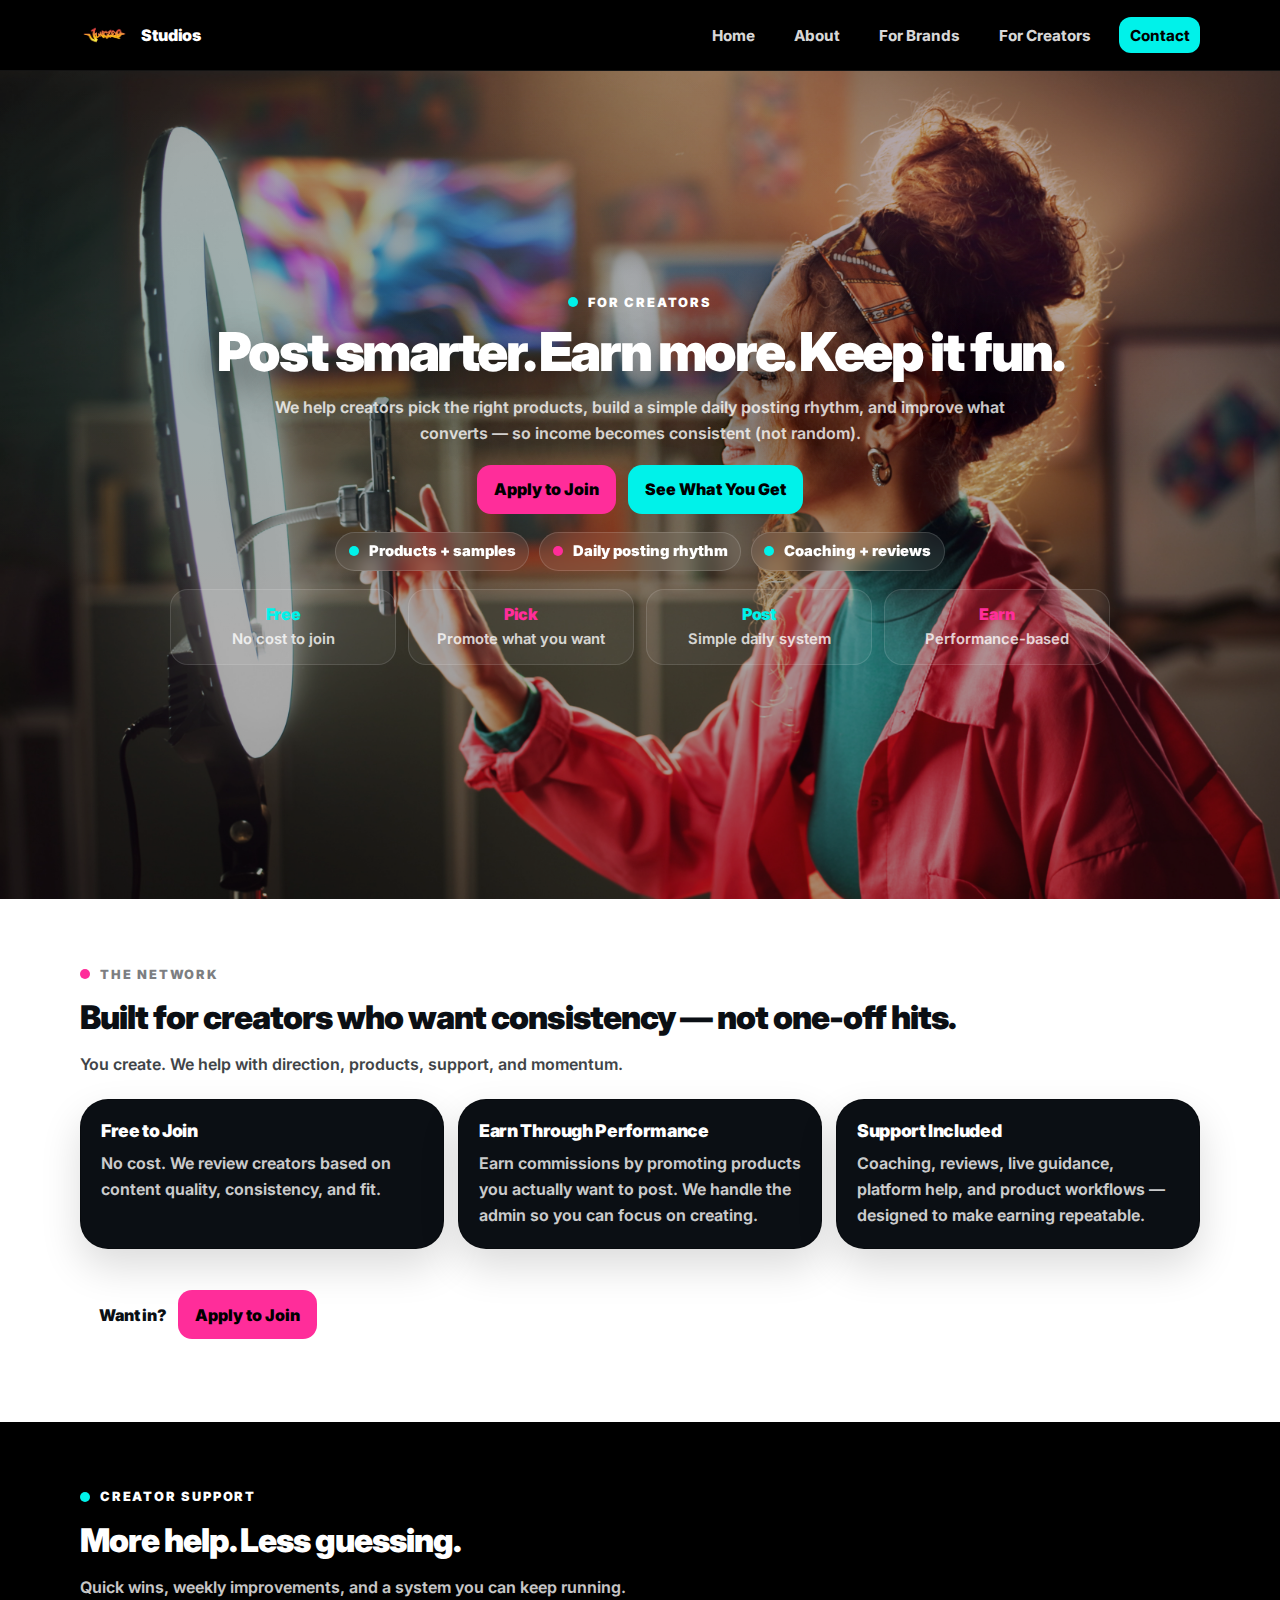
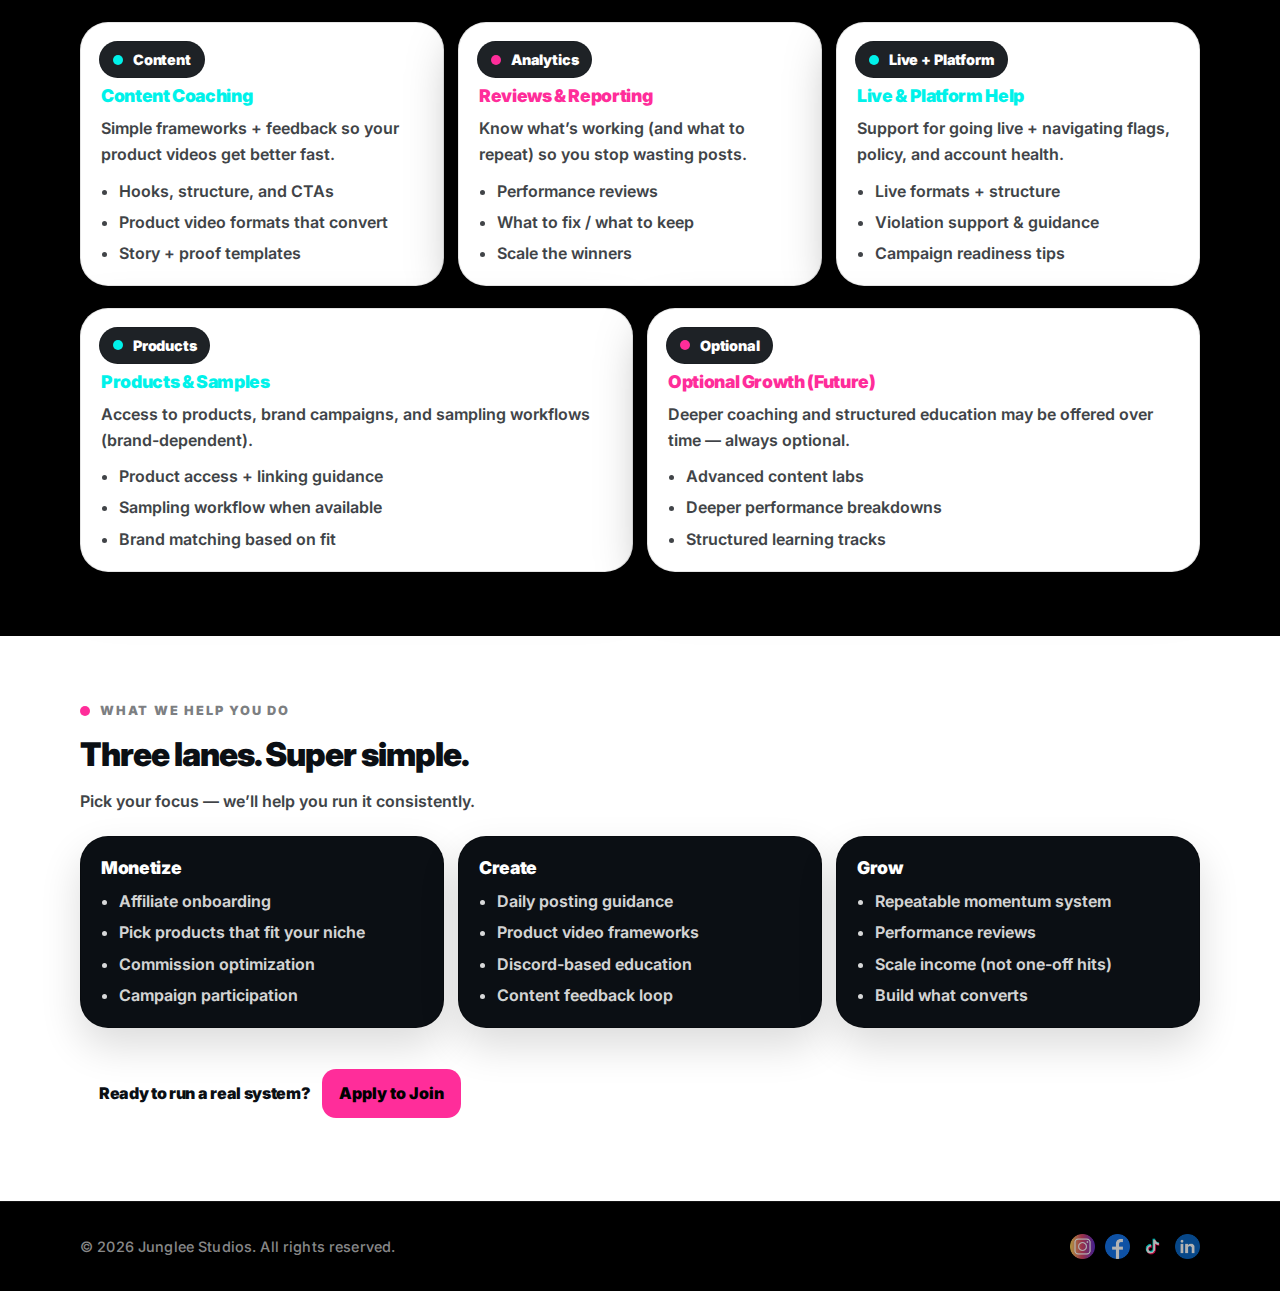
<file: for-creators.html>
<!doctype html>
<html lang="en">
<head>
  <meta charset="UTF-8" />
  <meta name="viewport" content="width=device-width, initial-scale=1.0" />
  <title>For Creators — Junglee Studios</title>
  <meta name="description" content="Join Junglee Studios' creator network. Get products, samples, daily posting guidance, and creator support that helps you earn consistently." />

  <link rel="preconnect" href="https://fonts.googleapis.com">
  <link rel="preconnect" href="https://fonts.gstatic.com" crossorigin>
  <link href="https://fonts.googleapis.com/css2?family=Inter:wght@400;500;600;700;800;900&display=swap" rel="stylesheet">

  <style>
    :root{
      --paper: #000000;                 /* PURE BLACK */
      --text: #ffffff;                  /* solid white */
      --muted: rgba(255,255,255,.78);
      --border: rgba(255,255,255,.12);

      --accent: #00f2ea;                /* neon blue */
      --accent2: #ff2d9a;               /* hot pink */

      --container: 1120px;
      --pad: 24px;
      --r-xl: 28px;

      --shadow: 0 18px 60px rgba(0,0,0,.45);

      /* ✅ Keep relative path for GitHub Pages */
      --hero-img: url("assets/logos/assets/CreatorPage.jpeg");
    }

    *{ box-sizing:border-box; }
    html, body { height: 100%; }
    body{
      margin:0;
      font-family: Inter, system-ui, -apple-system, Segoe UI, Roboto, sans-serif;
      background: var(--paper);
      color: var(--text);
      overflow-x:hidden;
    }
    a{ color: inherit; }
    img{ display:block; max-width:100%; }

    .container{
      width: min(var(--container), calc(100% - (2 * var(--pad))));
      margin: 0 auto;
    }

    /* =========================================
       Header (match index)
    ========================================= */
    header{
      position: sticky;
      top: 0;
      z-index: 1000;
      background: #000000;
      border-bottom: 1px solid rgba(255,255,255,.08);
    }
    .nav{
      display:flex;
      align-items:center;
      justify-content:space-between;
      gap: 16px;
      padding: 16px 0;
    }
    .brand{
      display:flex;
      align-items:center;
      gap: 12px;
      text-decoration:none;
      min-width: 220px;
    }
    .brand img.logo{
      height: 38px;
      max-height: 38px;
      width: auto;
      max-width: 160px;
      object-fit: contain;
      display: block;
    }
    .wm{
      display:flex;
      flex-direction:column;
      line-height: 1.05;
    }
    .wm b{
      font-weight: 900;
      letter-spacing: -0.01em;
      color: #ffffff;
    }

    .navlinks{
      display:flex;
      gap: 18px;
      align-items:center;
    }
    .navlinks a{
      text-decoration:none;
      font-weight: 750;
      font-size: .95rem;
      color: rgba(255,255,255,.85);
      padding: .55rem .65rem;
      border-radius: 12px;
      transition: background .15s ease, transform .15s ease;
    }
    .navlinks a:hover{
      background: rgba(255,255,255,.08);
      transform: translateY(-1px);
    }

    /* Buttons (NO glow anywhere) */
    .btn{
      display:inline-flex;
      align-items:center;
      justify-content:center;
      gap: 10px;
      padding: .9rem 1.05rem;
      border-radius: 14px;
      border: 1px solid rgba(255,255,255,.16);
      background: rgba(255,255,255,.07);
      color: #ffffff;
      font-weight: 900;
      text-decoration:none;
      white-space:nowrap;
      transition: transform .15s ease, border-color .15s ease, background .15s ease;
      box-shadow: none !important;
      outline: none;
      cursor: pointer;
    }
    .btn:hover{
      transform: translateY(-1px);
      border-color: rgba(255,255,255,.30);
      box-shadow: none !important;
    }
    .btn:focus, .btn:active{ outline:none; box-shadow:none !important; }

    .btn.primary{
      background: var(--accent);
      color: #000;
      border: none;
    }
    .btn.pink{
      background: var(--accent2);
      color: #000;
      border: none;
    }
    .btn.white{
      background: #ffffff;
      color: #000;
      border: 1px solid rgba(255,255,255,.30);
    }

    .actions{
      margin-top: 18px;
      display:flex;
      gap: 12px;
      flex-wrap: wrap;
      justify-content: center;
    }

    /* Mobile menu */
    .menu{
      display:none;
      width: 44px;
      height: 44px;
      border-radius: 14px;
      border: 1px solid rgba(255,255,255,.14);
      background: rgba(255,255,255,.07);
      cursor:pointer;
      align-items:center;
      justify-content:center;
    }
    .menu span{
      width: 20px;
      height: 2px;
      background: rgba(255,255,255,.92);
      border-radius: 2px;
      position: relative;
    }
    .menu span:before,
    .menu span:after{
      content:"";
      position:absolute;
      left:0;
      width: 20px;
      height: 2px;
      background: rgba(255,255,255,.92);
      border-radius:2px;
    }
    .menu span:before{ top: -6px; }
    .menu span:after{ top: 6px; }

    .mobile-panel{
      display:none;
      padding: 10px 0 18px;
    }
    .mobile-panel a{
      display:block;
      text-decoration:none;
      padding: 12px 10px;
      border-radius: 14px;
      font-weight: 850;
      color: rgba(255,255,255,.88);
    }
    .mobile-panel a:hover{ background: rgba(255,255,255,.08); }
    .mobile-cta{ margin-top: 10px; display:grid; gap:10px; }
    .mobile-panel.open{ display:block; }

    /* =========================================
       Sections
    ========================================= */
    .section{
      padding: clamp(44px, 5vw, 72px) 0;
    }
    .section.light{
      background: #ffffff;
      color: #0b0f14;
    }

    .kicker{
      display:inline-flex;
      align-items:center;
      gap: 10px;
      font-weight: 900;
      font-size: .8rem;
      letter-spacing: .14em;
      text-transform: uppercase;
      color: #ffffff;
    }
    .kicker i{
      width: 10px; height: 10px;
      border-radius: 999px;
      background: var(--accent);
      display:inline-block;
    }

    .section.light .kicker{ color: rgba(11,15,20,.55); }
    .section.light .kicker i{ background: var(--accent2); }

    h1{
      margin: 14px 0 0;
      font-size: clamp(2.25rem, 4.6vw, 3.35rem);
      line-height: 1.02;
      letter-spacing: -0.045em;
      font-weight: 950;
      color: #ffffff;
      text-shadow: 0 14px 40px rgba(0,0,0,.55);
    }
    h2{
      margin: 14px 0 0;
      font-size: clamp(1.55rem, 2.6vw, 2.05rem);
      font-weight: 950;
      letter-spacing: -.03em;
    }

    .lead{
      margin-top: 14px;
      max-width: 72ch;
      color: var(--muted);
      font-weight: 650;
      line-height: 1.65;
      text-shadow: 0 10px 28px rgba(0,0,0,.45);
    }

    .section.light h2,
    .section.light h3{ color: #0b0f14; }
    .section.light .lead,
    .section.light p{
      color: rgba(11,15,20,.78);
      text-shadow: none;
    }

    /* =========================================
       HERO
    ========================================= */
    .hero{
      position: relative;
      overflow: hidden;

      min-height: calc(100svh - 72px);
      display:flex;
      align-items:center;

      padding: clamp(28px, 4vw, 50px) 0 clamp(44px, 5vw, 64px);

      background-image: var(--hero-img);
      background-repeat: no-repeat;
      background-size: cover;
      background-position: center;
    }

    .hero::before{
      content:"";
      position:absolute;
      inset:0;
      background: rgba(0,0,0,.32);
      pointer-events:none;
      z-index: 1;
    }

    .vignette{
      position:absolute;
      inset:0;
      z-index: 1;
      pointer-events:none;
      background:
        radial-gradient(1200px 520px at 20% 30%, rgba(0,242,234,.12), transparent 60%),
        radial-gradient(1200px 520px at 75% 15%, rgba(255,45,154,.10), transparent 60%);
      opacity: .6;
    }

    .hero > .container{
      position: relative;
      z-index: 2;
    }

    .hero-grid{
      max-width: 940px;
      margin: 0 auto;
      text-align: center;
    }

    .hero .lead{ margin-left:auto; margin-right:auto; }

    /* Fun highlight chips */
    .chips{
      margin-top: 18px;
      display:flex;
      gap: 10px;
      flex-wrap: wrap;
      justify-content: center;
      font-weight: 900;
      font-size: .92rem;
    }
    .chip{
      display:inline-flex;
      align-items:center;
      gap: 10px;
      padding: .6rem .78rem;
      border-radius: 999px;
      border: 1px solid rgba(255,255,255,.14);
      background: rgba(255,255,255,.07);
      backdrop-filter: blur(10px);
      /* ✅ Make hero pill text white (not gray) */
      color: #ffffff;
    }
    .chip i{
      width: 10px; height: 10px;
      border-radius: 999px;
      background: var(--accent);
      display:inline-block;
    }
    .chip:nth-child(even) i{ background: var(--accent2); }

    /* =========================================
       Cards / Layout
    ========================================= */
    .grid3{
      margin-top: 22px;
      display:grid;
      grid-template-columns: repeat(3, 1fr);
      gap: 14px;
    }
    .grid2{
      margin-top: 22px;
      display:grid;
      grid-template-columns: 1fr 1fr;
      gap: 14px;
    }

    .card{
      border-radius: var(--r-xl);
      border: 1px solid rgba(255,255,255,.12);
      background: rgba(255,255,255,.06);
      padding: 20px;
      box-shadow: 0 18px 60px rgba(0,0,0,.28);
      transition: transform .2s ease, border-color .2s ease;
    }
    .card:hover{
      transform: translateY(-3px);
      border-color: rgba(255,255,255,.22);
    }
    .card h3{
      margin: 0;
      font-size: 1.1rem;
      font-weight: 950;
      letter-spacing:-.02em;
      color: #ffffff;
    }
    .card p{
      margin: 10px 0 0;
      color: rgba(255,255,255,.80);
      font-weight: 650;
      line-height: 1.6;
    }
    .card ul{
      margin: 12px 0 0;
      padding-left: 18px;
      display:grid;
      gap: 8px;
      color: rgba(255,255,255,.84);
      font-weight: 650;
    }
    .card li{ line-height: 1.45; }

    .section.light .card{
      background: #0b0f14;
      border: 1px solid rgba(0,0,0,.25);
      box-shadow: 0 18px 40px rgba(0,0,0,.14);
    }
    .section.light .card h3{ color:#ffffff; }
    .section.light .card p{ color: rgba(255,255,255,.80); }
    .section.light .card ul{ color: rgba(255,255,255,.84); }

    /* =========================================
       "At a glance" fun blocks (simple + digestible)
    ========================================= */
    .miniGrid{
      margin-top: 18px;
      display:grid;
      grid-template-columns: repeat(4, 1fr);
      gap: 12px;
    }
    .mini{
      border-radius: 18px;
      border: 1px solid rgba(255,255,255,.12);
      background: rgba(255,255,255,.06);
      padding: 14px;
      text-align:center;
    }
    .mini b{
      display:block;
      font-weight: 950;
      letter-spacing:-.02em;
      margin-bottom: 6px;
    }
    .mini span{
      color: rgba(255,255,255,.78);
      font-weight: 650;
      font-size: .92rem;
      line-height: 1.35;
      display:block;
    }
    .mini:nth-child(odd) b{ color: var(--accent); }
    .mini:nth-child(even) b{ color: var(--accent2); }

    /* =========================================
       Creator Support: make CARDS white; make SUPPORT PILL dark (opposite)
    ========================================= */
    #creator-support .card{
      position: relative;
      padding-top: 62px; /* room for the pill */
      /* ✅ White "translucent pills" (cards) on dark bg */
      background: #ffffff;
      border: 1px solid rgba(0,0,0,.10);
      box-shadow: 0 18px 50px rgba(0,0,0,.35);
    }
    /* Text on white cards */
    #creator-support .card p{ color: rgba(11,15,20,.78); text-shadow:none; }
    #creator-support .card ul{ color: rgba(11,15,20,.78); }
    #creator-support .card li{ color: rgba(11,15,20,.78); }

    .supportPill{
      position:absolute;
      top: 18px;
      left: 18px;
      display:inline-flex;
      align-items:center;
      gap: 10px;
      padding: .55rem .8rem;
      border-radius: 999px;
      /* ✅ Opposite of white cards: dark pill */
      background: rgba(11,15,20,.92);
      border: 1px solid rgba(11,15,20,.20);
      color: #ffffff;
      font-weight: 950;
      font-size: .9rem;
      letter-spacing: -.01em;
      white-space: nowrap;
    }
    .supportPill i{
      width: 10px; height: 10px;
      border-radius: 999px;
      background: var(--accent);
      display:inline-block;
    }
    #creator-support .card:nth-child(even) .supportPill i{ background: var(--accent2); }

    /* Headings alternate (still) */
    #creator-support .card h3{ color: var(--accent) !important; }
    #creator-support .card:nth-child(even) h3{ color: var(--accent2) !important; }

    /* =========================================
       CTA strip
    ========================================= */
    .ctaStrip{
      margin-top: 22px;
      border-radius: 18px;
      border: 1px solid rgba(255,255,255,.14);
      background: rgba(255,255,255,.06);
      padding: 18px;
      display:flex;
      gap: 14px;
      align-items:center;
      justify-content:space-between;
      flex-wrap: wrap;
    }
    .ctaStrip b{
      font-weight: 950;
      letter-spacing:-.02em;
    }
    .ctaStrip small{
      display:block;
      margin-top: 6px;
      color: rgba(255,255,255,.72);
      font-weight: 650;
    }

    /* ✅ Network CTA: Want in? + button right next to each other, left aligned */
    .ctaStrip.networkCta{
      justify-content: flex-start;
      text-align: left;
      gap: 10px;
    }
    .ctaStrip.networkCta .networkTop{
      display:flex;
      align-items:center;
      gap: 12px;
      flex-wrap: wrap;
    }
    .ctaStrip.networkCta small{
      margin-top: 0;
    }

    /* ✅ Services CTA: left aligned like rest */
    .ctaStrip.servicesCta{
      justify-content: flex-start;
      text-align: left;
      gap: 12px;
    }
    .ctaStrip.servicesCta .actions{
      margin-top: 0;
      justify-content: flex-start;
    }

    /* =========================================
       Footer
    ========================================= */
    footer{
      padding: 32px 0;
      border-top: 1px solid rgba(255,255,255,.08);
      background: #000000;
    }
    .foot{
      display:flex;
      align-items:center;
      justify-content:space-between;
      gap: 12px;
      flex-wrap: wrap;
    }
    .fine{
      color: rgba(255,255,255,.55);
      font-weight: 500;
      font-size: .9rem;
      letter-spacing: .01em;
    }
    .social{
      display:flex;
      gap: 10px;
      align-items:center;
    }
    .icon{
      width: auto;
      height: auto;
      border-radius: 0;
      background: transparent;
      border: none;
      padding: 0;
      display:inline-flex;
      align-items:center;
      justify-content:center;
      opacity: .7;
      transition: opacity .15s ease, transform .15s ease;
      text-decoration:none;
    }
    .icon:hover{
      opacity: 1;
      transform: translateY(-1px);
    }

    /* Responsive */
    @media (max-width: 980px){
      .navlinks{ display:none; }
      .menu{ display:inline-flex; }

      .grid3{ grid-template-columns: 1fr; }
      .grid2{ grid-template-columns: 1fr; }
      .miniGrid{ grid-template-columns: 1fr 1fr; }

      .actions .btn{ width: 100%; }

      .ctaStrip{ justify-content: center; text-align:center; }

      .ctaStrip.networkCta,
      .ctaStrip.servicesCta{
        justify-content: flex-start;
        text-align: left;
      }

      .hero{
        min-height: calc(92svh - 72px);
        background-position: center top;
      }
    }

    @media (prefers-reduced-motion: reduce){
      * { scroll-behavior:auto !important; transition:none !important; }
    }
  </style>
</head>

<body>
  <!-- Header -->
  <header>
    <div class="container">
      <nav class="nav" aria-label="Primary navigation">
        <a class="brand" href="index.html" aria-label="Junglee Studios home">
          <img
            src="assets/logos/assets/Junglee Studios - without black shadow.png"
            alt="Junglee Studios logo"
            class="logo"
          />
          <div class="wm">
            <b>Studios</b>
          </div>
        </a>

        <div class="navlinks" role="navigation">
          <a href="index.html">Home</a>
          <a href="about-junglee.html">About</a>
          <a href="brand-growth.html">For Brands</a>
          <a href="for-creators.html" aria-current="page">For Creators</a>
          <a class="btn primary" href="index.html#contact">Contact</a>
        </div>

        <button class="menu" id="menuBtn" aria-label="Open menu" aria-expanded="false" aria-controls="mobilePanel">
          <span></span>
        </button>
      </nav>

      <!-- Mobile panel -->
      <div class="mobile-panel" id="mobilePanel">
        <a href="index.html">Home</a>
        <a href="about-junglee.html">About</a>
        <a href="brand-growth.html">For Brands</a>
        <a href="for-creators.html" aria-current="page">For Creators</a>
        <div class="mobile-cta">
          <a class="btn primary" href="index.html#contact">Contact</a>
        </div>
      </div>
    </div>
  </header>

  <!-- HERO -->
  <section class="hero">
    <div class="vignette" aria-hidden="true"></div>

    <div class="container">
      <div class="hero-grid">
        <div class="kicker"><i></i> For Creators</div>

        <h1>Post smarter. Earn more. Keep it fun.</h1>

        <p class="lead">
          We help creators pick the right products, build a simple daily posting rhythm,
          and improve what converts — so income becomes consistent (not random).
        </p>

        <div class="actions">
          <a class="btn pink" href="index.html#contact">Apply to Join</a>
          <a class="btn primary" href="#how-it-works">See What You Get</a>
        </div>

        <div class="chips" aria-label="Creator perks">
          <span class="chip"><i></i> Products + samples</span>
          <span class="chip"><i></i> Daily posting rhythm</span>
          <span class="chip"><i></i> Coaching + reviews</span>
        </div>

        <div class="miniGrid" aria-label="At a glance">
          <div class="mini"><b>Free</b><span>No cost to join</span></div>
          <div class="mini"><b>Pick</b><span>Promote what you want</span></div>
          <div class="mini"><b>Post</b><span>Simple daily system</span></div>
          <div class="mini"><b>Earn</b><span>Performance-based</span></div>
        </div>
      </div>
    </div>
  </section>

  <!-- CREATOR NETWORK (WHITE) -->
  <section class="section light" id="how-it-works">
    <div class="container">
      <div class="kicker"><i></i> The network</div>
      <h2>Built for creators who want consistency — not one-off hits.</h2>
      <p class="lead">You create. We help with direction, products, support, and momentum.</p>

      <div class="grid3">
        <div class="card">
          <h3>Free to Join</h3>
          <p>No cost. We review creators based on content quality, consistency, and fit.</p>
        </div>

        <div class="card">
          <h3>Earn Through Performance</h3>
          <p>Earn commissions by promoting products you actually want to post. We handle the admin so you can focus on creating.</p>
        </div>

        <div class="card">
          <h3>Support Included</h3>
          <p>Coaching, reviews, live guidance, platform help, and product workflows — designed to make earning repeatable.</p>
        </div>
      </div>

      <!-- ✅ Updated: Want in? + button right next to each other (left aligned) -->
      <div class="ctaStrip networkCta" style="margin-top:22px;">
        <div class="networkTop">
          <b>Want in?</b>
          <a class="btn pink" href="index.html#contact">Apply to Join</a>
        </div>
        <small>Apply once. We’ll send next steps + what to do first.</small>
      </div>
    </div>
  </section>

  <!-- CREATOR SUPPORT (DARK) -->
  <section class="section" id="creator-support">
    <div class="container">
      <div class="kicker"><i></i> Creator support</div>
      <h2>More help. Less guessing.</h2>
      <p class="lead">Quick wins, weekly improvements, and a system you can keep running.</p>

      <div class="grid3">
        <div class="card">
          <div class="supportPill"><i></i> Content</div>
          <h3>Content Coaching</h3>
          <p>Simple frameworks + feedback so your product videos get better fast.</p>
          <ul>
            <li>Hooks, structure, and CTAs</li>
            <li>Product video formats that convert</li>
            <li>Story + proof templates</li>
          </ul>
        </div>

        <div class="card">
          <div class="supportPill"><i></i> Analytics</div>
          <h3>Reviews &amp; Reporting</h3>
          <p>Know what’s working (and what to repeat) so you stop wasting posts.</p>
          <ul>
            <li>Performance reviews</li>
            <li>What to fix / what to keep</li>
            <li>Scale the winners</li>
          </ul>
        </div>

        <div class="card">
          <div class="supportPill"><i></i> Live + Platform</div>
          <h3>Live &amp; Platform Help</h3>
          <p>Support for going live + navigating flags, policy, and account health.</p>
          <ul>
            <li>Live formats + structure</li>
            <li>Violation support &amp; guidance</li>
            <li>Campaign readiness tips</li>
          </ul>
        </div>
      </div>

      <div class="grid2">
        <div class="card">
          <div class="supportPill"><i></i> Products</div>
          <h3>Products &amp; Samples</h3>
          <p>Access to products, brand campaigns, and sampling workflows (brand-dependent).</p>
          <ul>
            <li>Product access + linking guidance</li>
            <li>Sampling workflow when available</li>
            <li>Brand matching based on fit</li>
          </ul>
        </div>

        <div class="card">
          <div class="supportPill"><i></i> Optional</div>
          <h3>Optional Growth (Future)</h3>
          <p>Deeper coaching and structured education may be offered over time — always optional.</p>
          <ul>
            <li>Advanced content labs</li>
            <li>Deeper performance breakdowns</li>
            <li>Structured learning tracks</li>
          </ul>
        </div>
      </div>
    </div>
  </section>

  <!-- SIMPLE SERVICES (WHITE) -->
  <section class="section light" id="creator-services">
    <div class="container">
      <div class="kicker"><i></i> What we help you do</div>
      <h2>Three lanes. Super simple.</h2>
      <p class="lead">Pick your focus — we’ll help you run it consistently.</p>

      <div class="grid3">
        <div class="card">
          <h3>Monetize</h3>
          <ul>
            <li>Affiliate onboarding</li>
            <li>Pick products that fit your niche</li>
            <li>Commission optimization</li>
            <li>Campaign participation</li>
          </ul>
        </div>

        <div class="card">
          <h3>Create</h3>
          <ul>
            <li>Daily posting guidance</li>
            <li>Product video frameworks</li>
            <li>Discord-based education</li>
            <li>Content feedback loop</li>
          </ul>
        </div>

        <div class="card">
          <h3>Grow</h3>
          <ul>
            <li>Repeatable momentum system</li>
            <li>Performance reviews</li>
            <li>Scale income (not one-off hits)</li>
            <li>Build what converts</li>
          </ul>
        </div>
      </div>

      <!-- ✅ Updated: left aligned + removed "Ask a Question" -->
      <div class="ctaStrip servicesCta" style="margin-top:22px;">
        <b>Ready to run a real system?</b>
        <div class="actions">
          <a class="btn pink" href="index.html#contact">Apply to Join</a>
        </div>
      </div>
    </div>
  </section>

  <!-- Footer -->
  <footer>
    <div class="container">
      <div class="foot">
        <div class="fine">© <span id="year"></span> Junglee Studios. All rights reserved.</div>

        <div class="social" aria-label="Social links">
          <a class="icon" href="https://www.instagram.com/jungleestudios/" target="_blank" rel="noreferrer" aria-label="Instagram">
            <img src="IGIcon.png" alt="" width="25" height="25" />
          </a>
          <a class="icon" href="https://www.facebook.com/JungleeStudios/" target="_blank" rel="noreferrer" aria-label="Facebook">
            <img src="FBIcon.png" alt="" width="25" height="25" />
          </a>
          <a class="icon" href="https://www.tiktok.com/@jungleestudios" target="_blank" rel="noreferrer" aria-label="TikTok">
            <img src="TikTokIcon.png" alt="" width="25" height="25" />
          </a>
          <a class="icon" href="https://www.linkedin.com/in/jatinjtpatel" target="_blank" rel="noreferrer" aria-label="LinkedIn">
            <img src="LinkedinIcon.png" alt="" width="25" height="25" />
          </a>
        </div>
      </div>
    </div>
  </footer>

  <script>
    // Mobile menu + dynamic year
    (function(){
      const btn = document.getElementById('menuBtn');
      const panel = document.getElementById('mobilePanel');

      btn?.addEventListener('click', () => {
        const open = panel.classList.toggle('open');
        btn.setAttribute('aria-expanded', open ? 'true' : 'false');
      });

      panel?.querySelectorAll('a')?.forEach(a => {
        a.addEventListener('click', () => {
          panel.classList.remove('open');
          btn.setAttribute('aria-expanded', 'false');
        });
      });

      // ✅ Auto-update footer year
      const y = document.getElementById('year');
      if (y) y.textContent = new Date().getFullYear();
    })();
  </script>
</body>
</html>
</file>
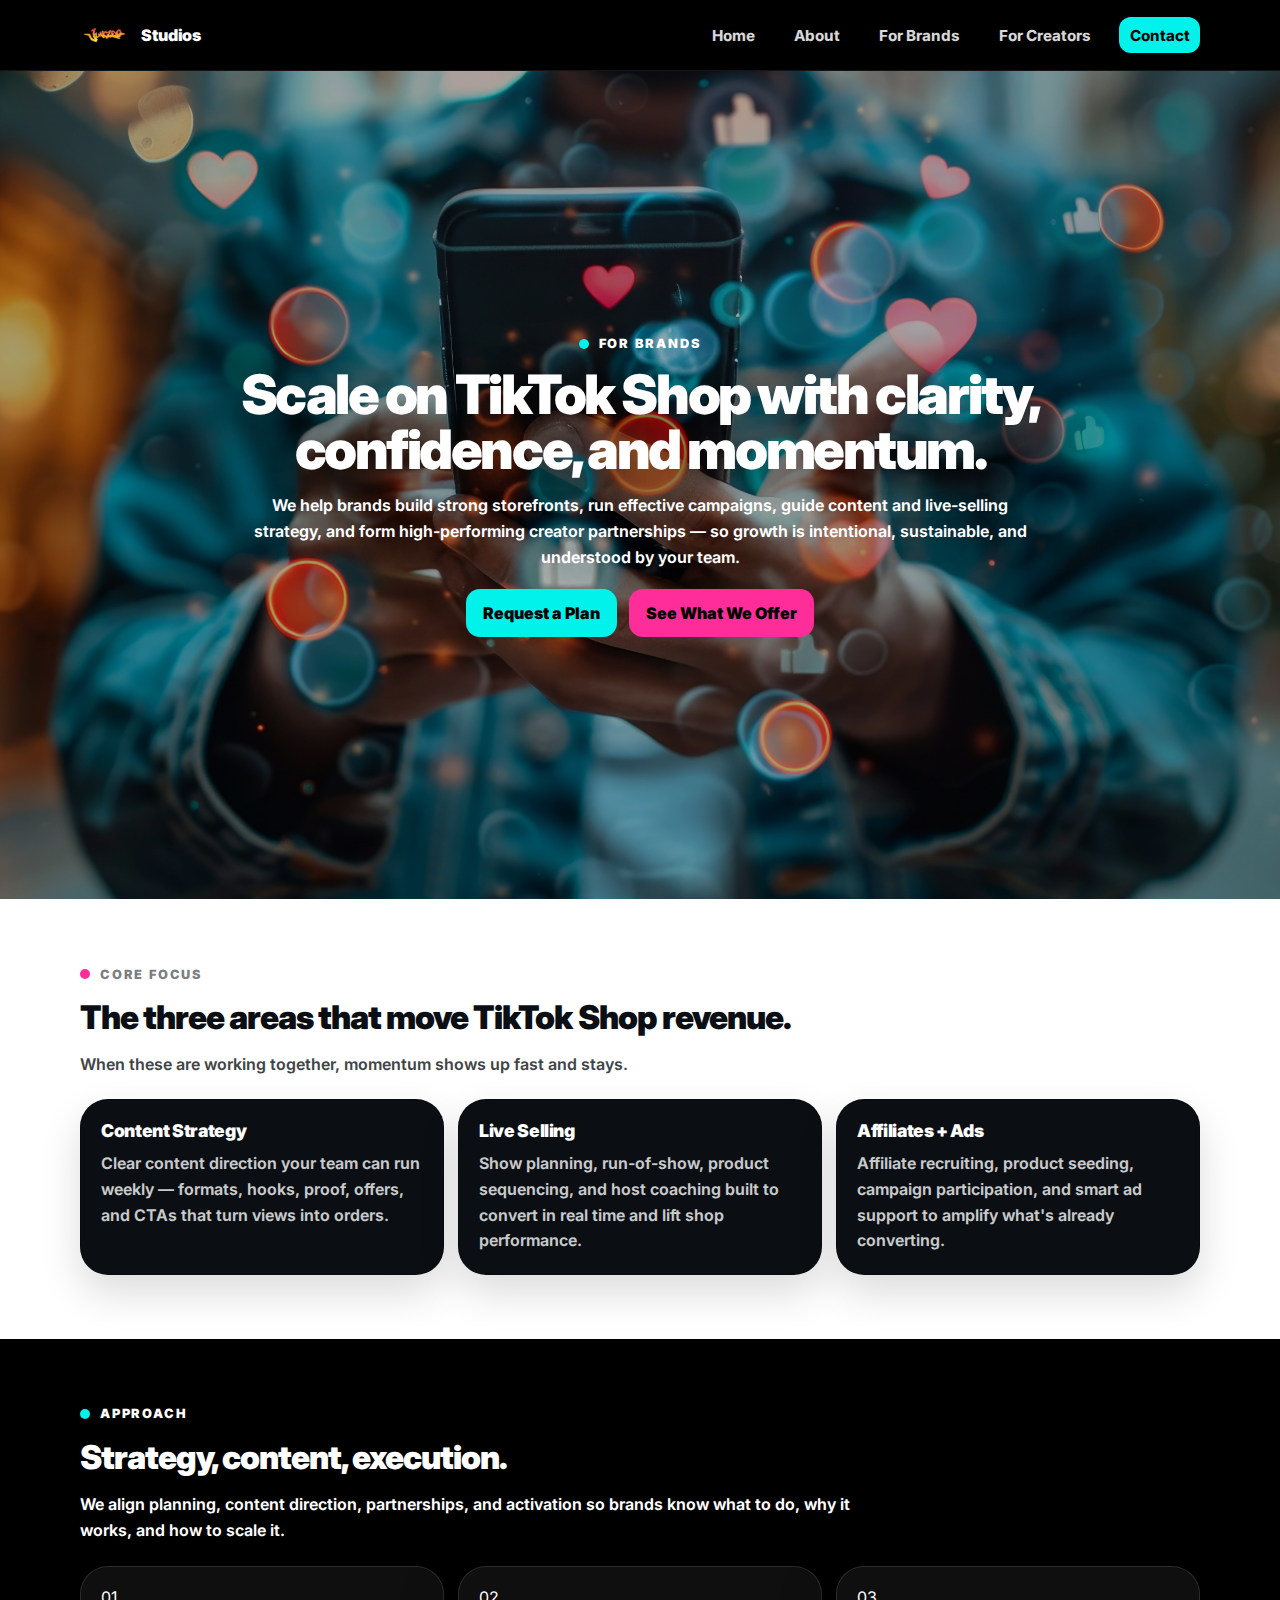
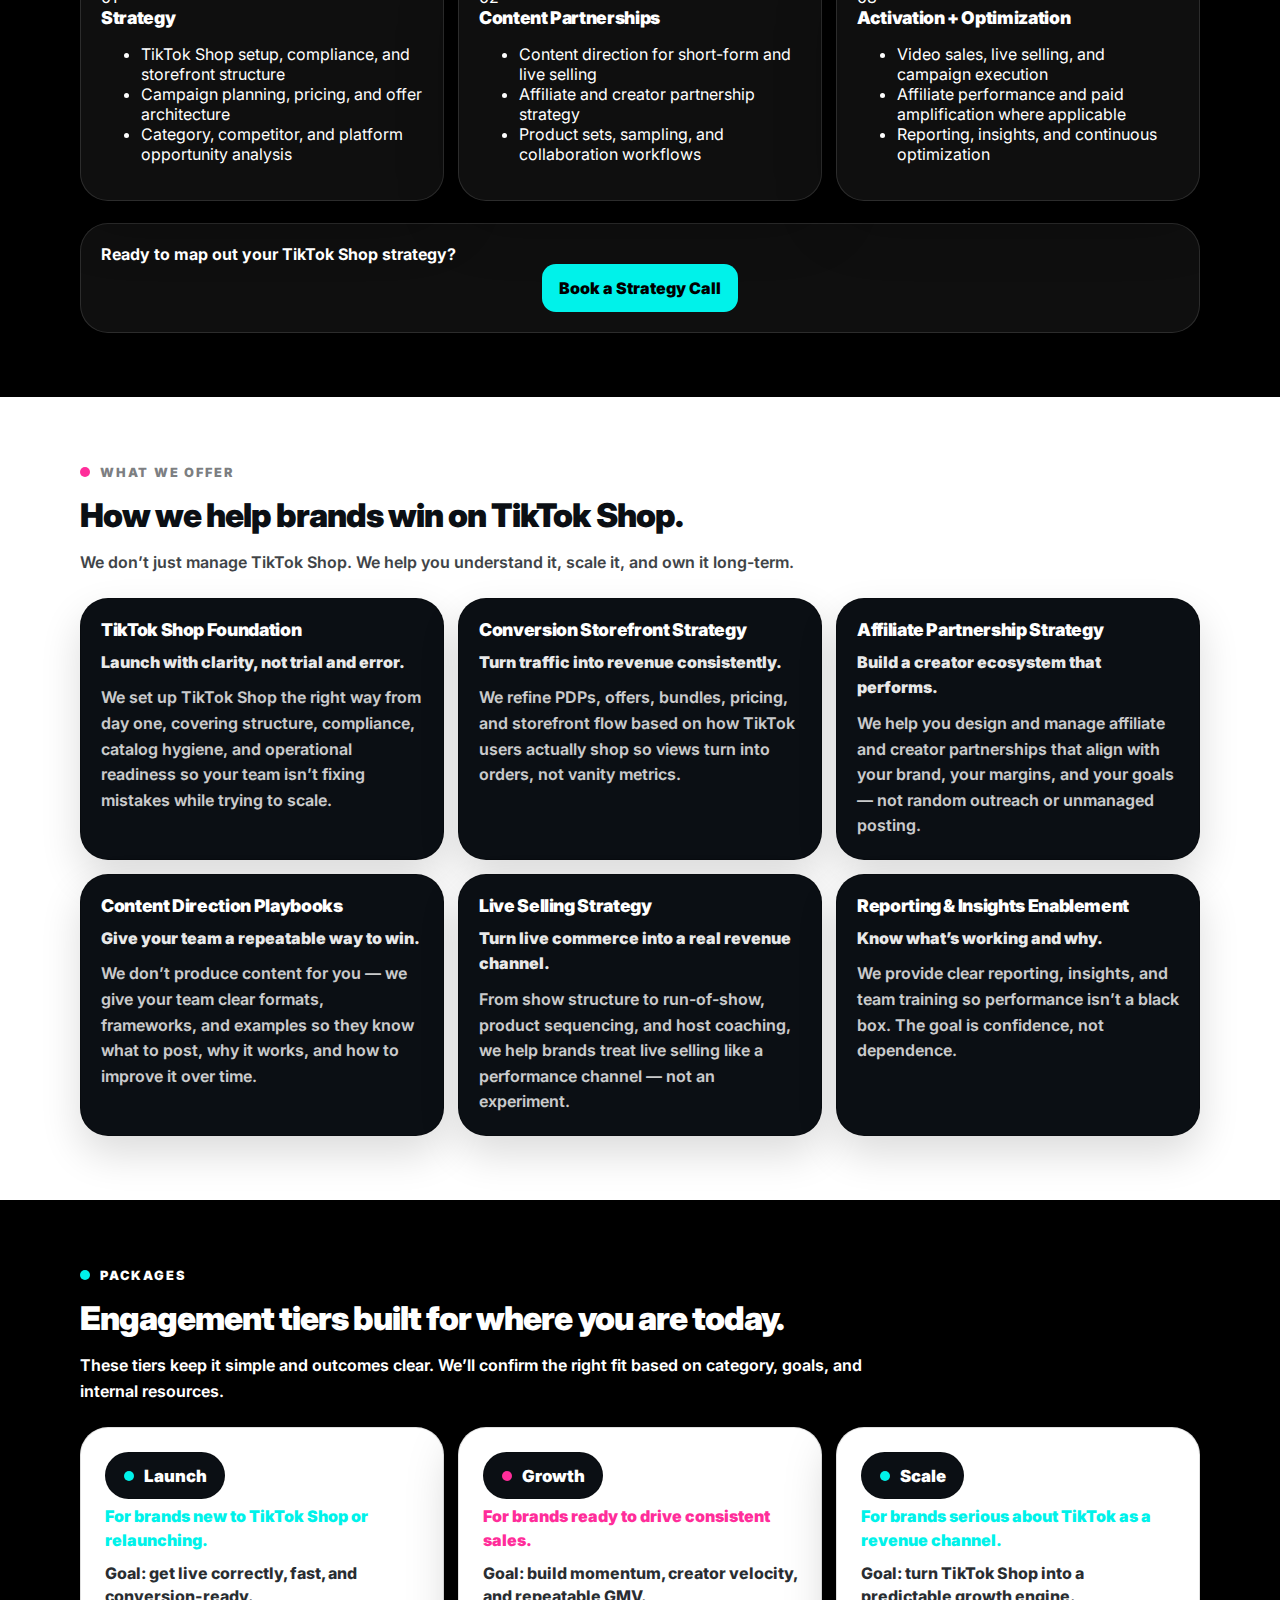
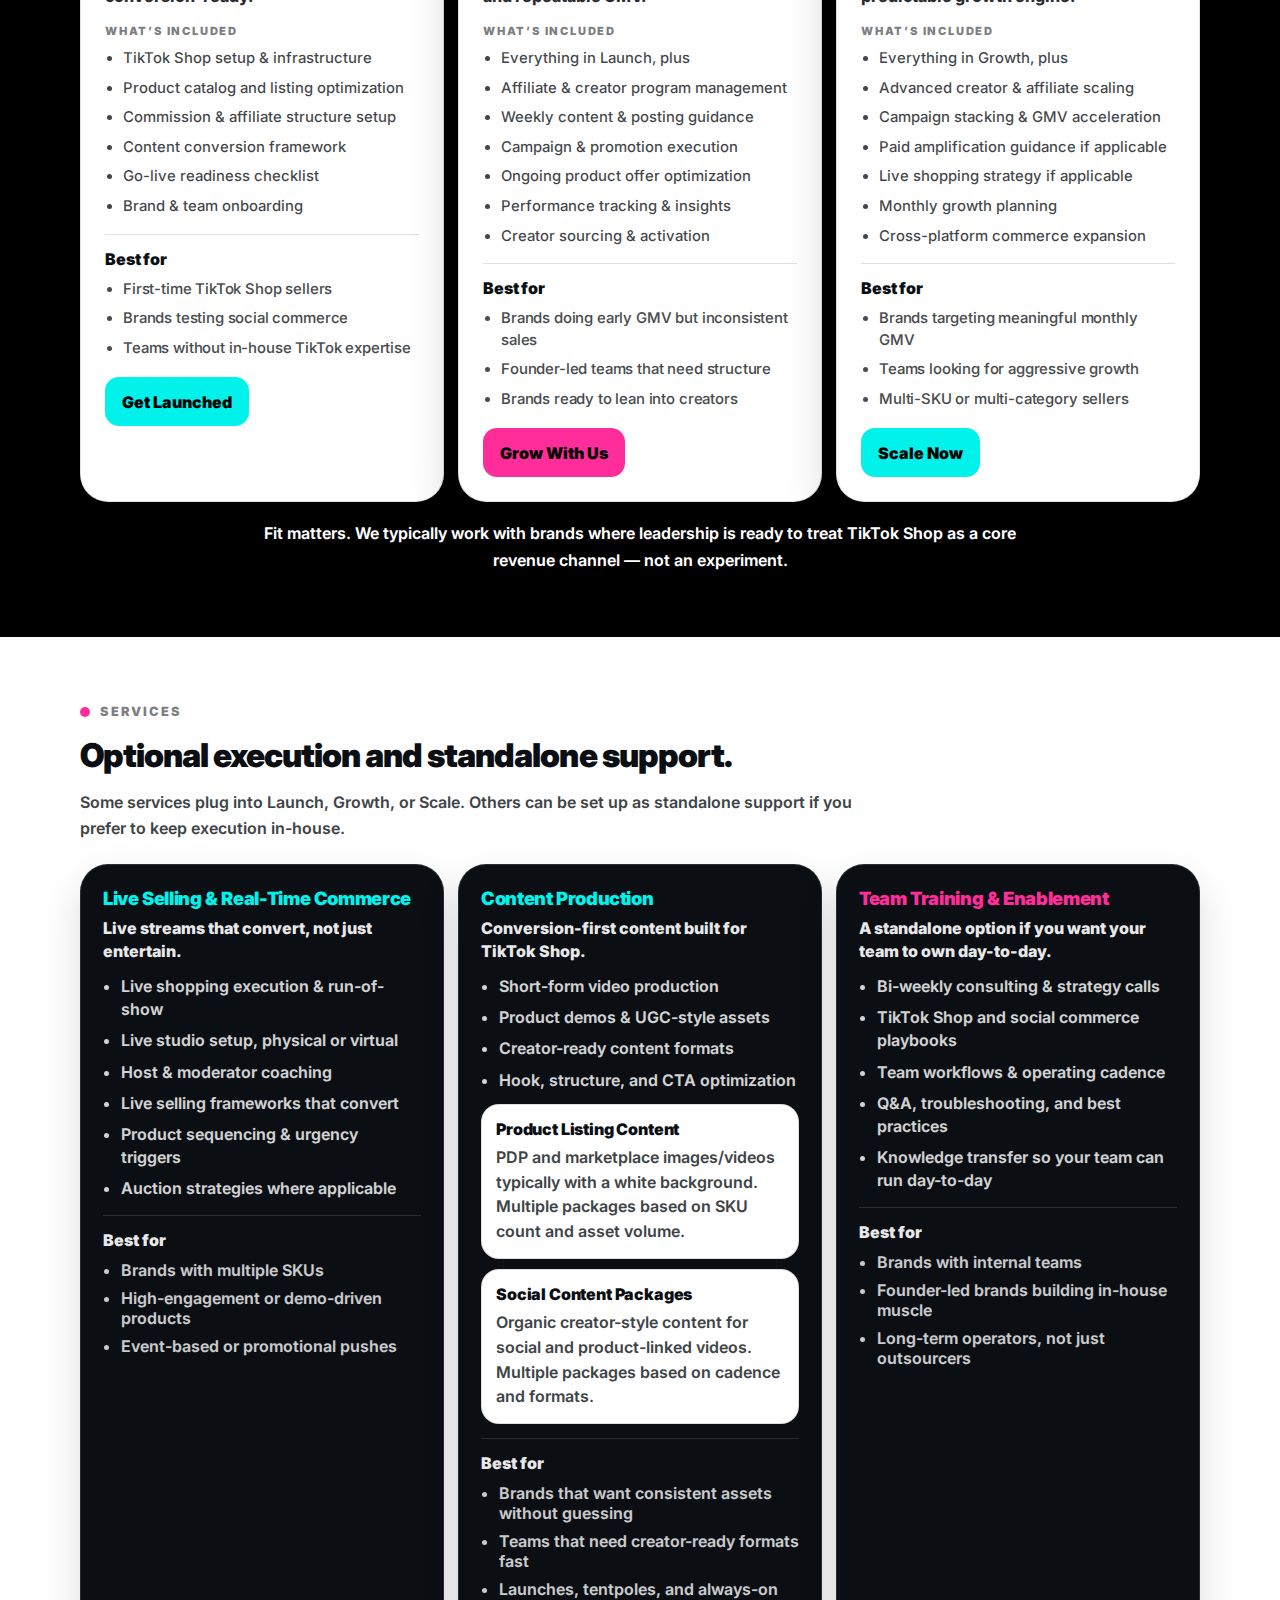
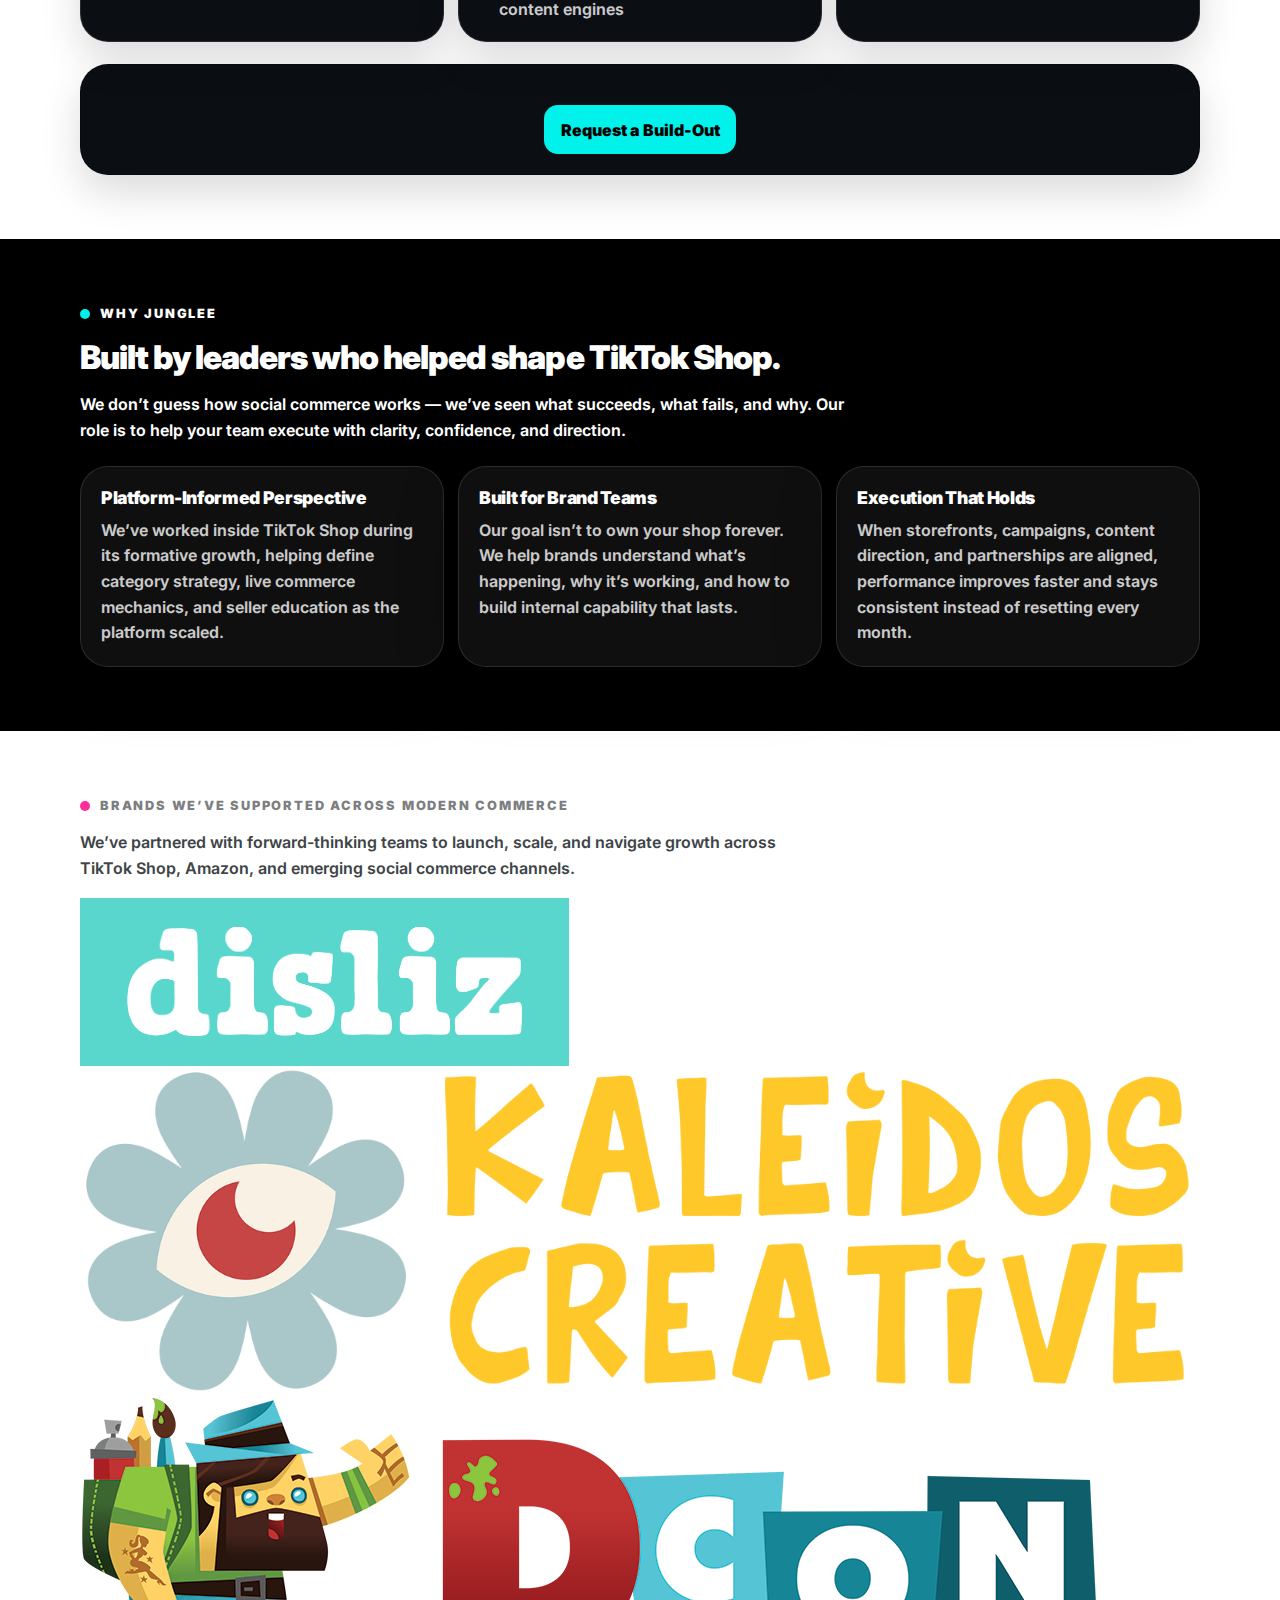
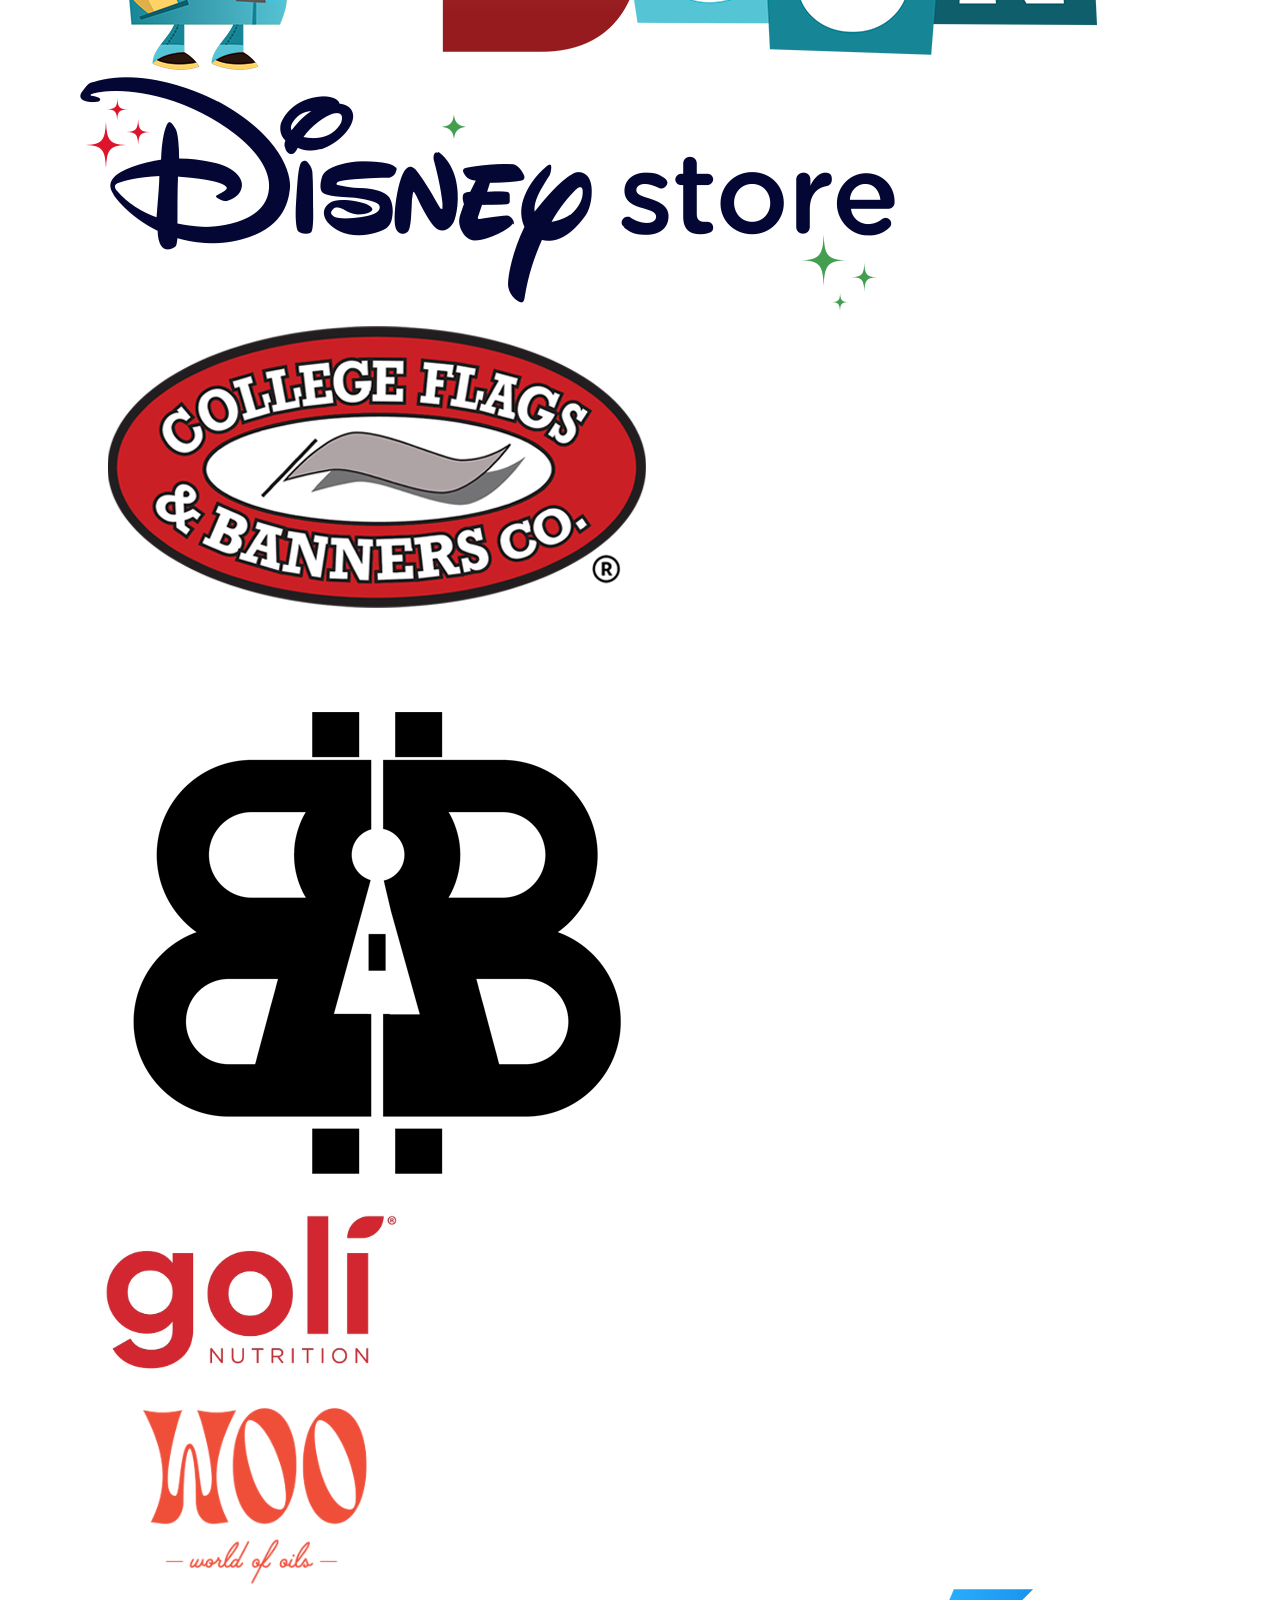
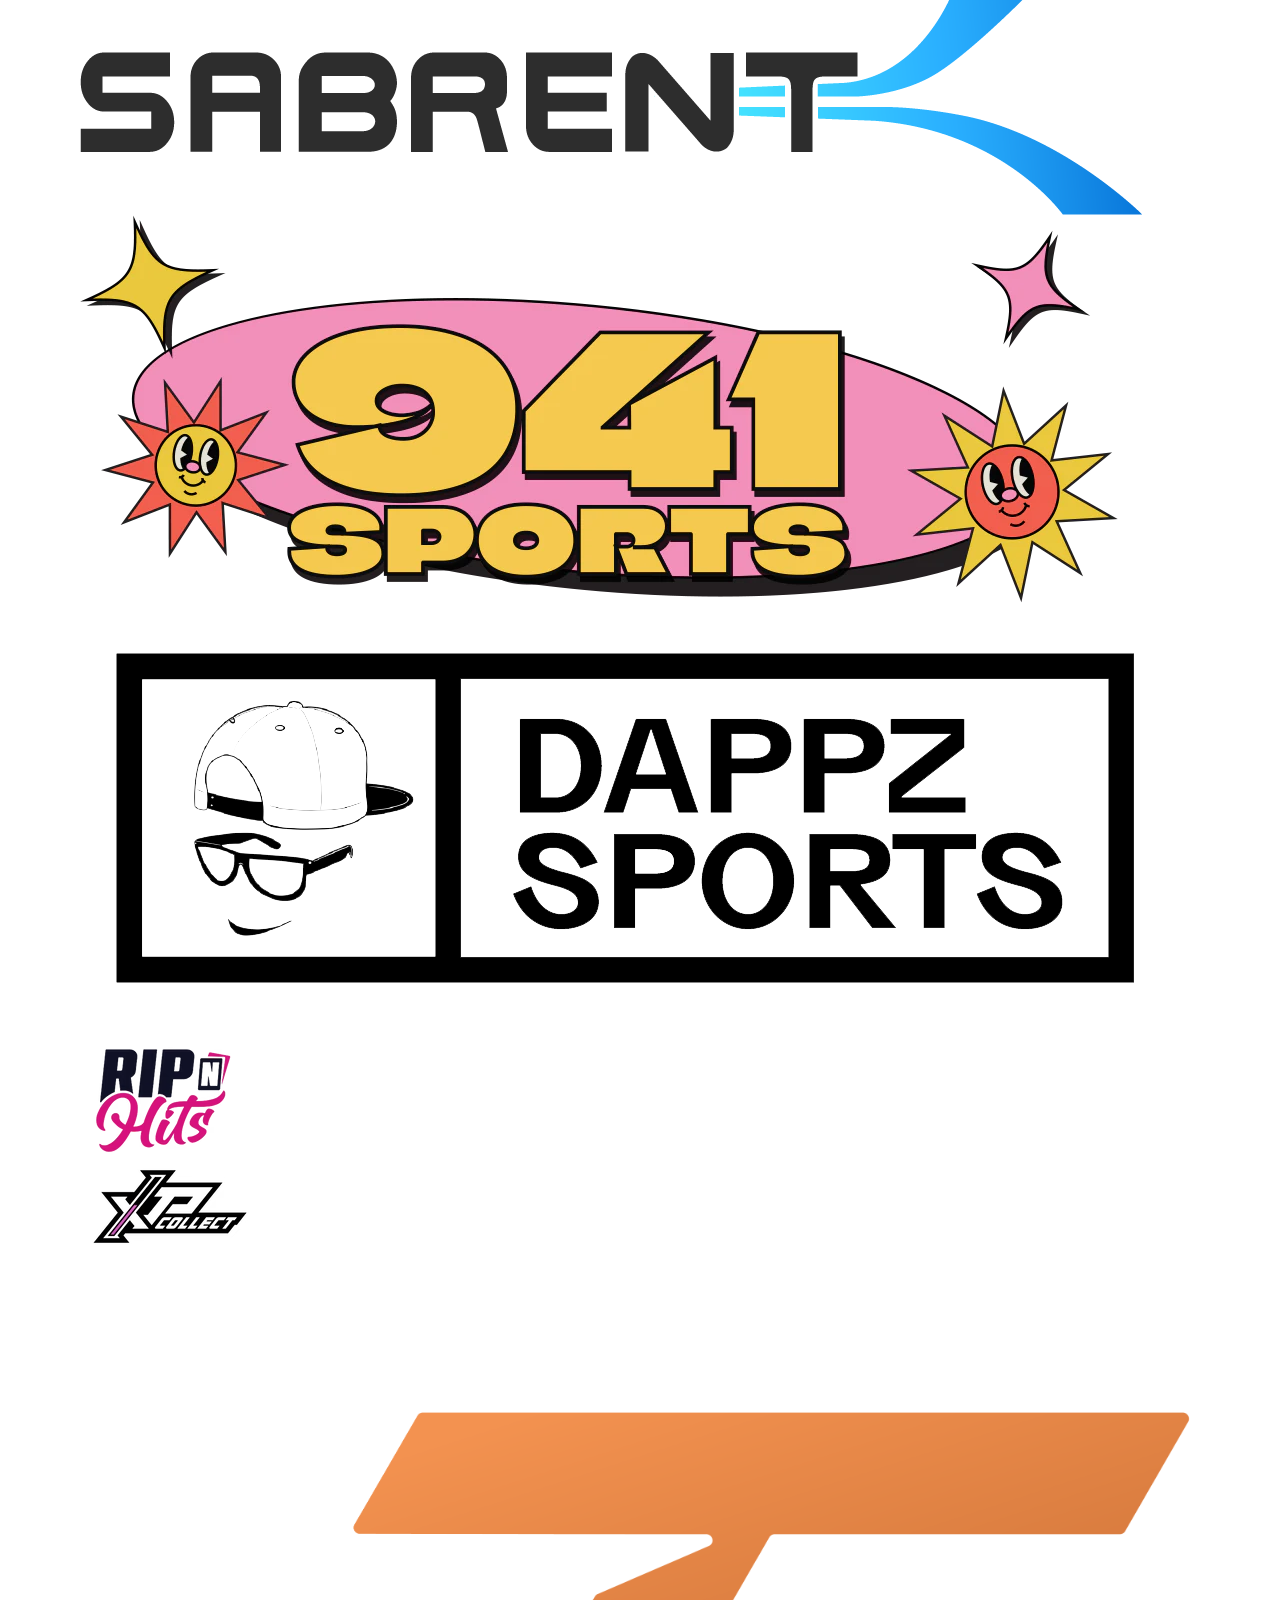
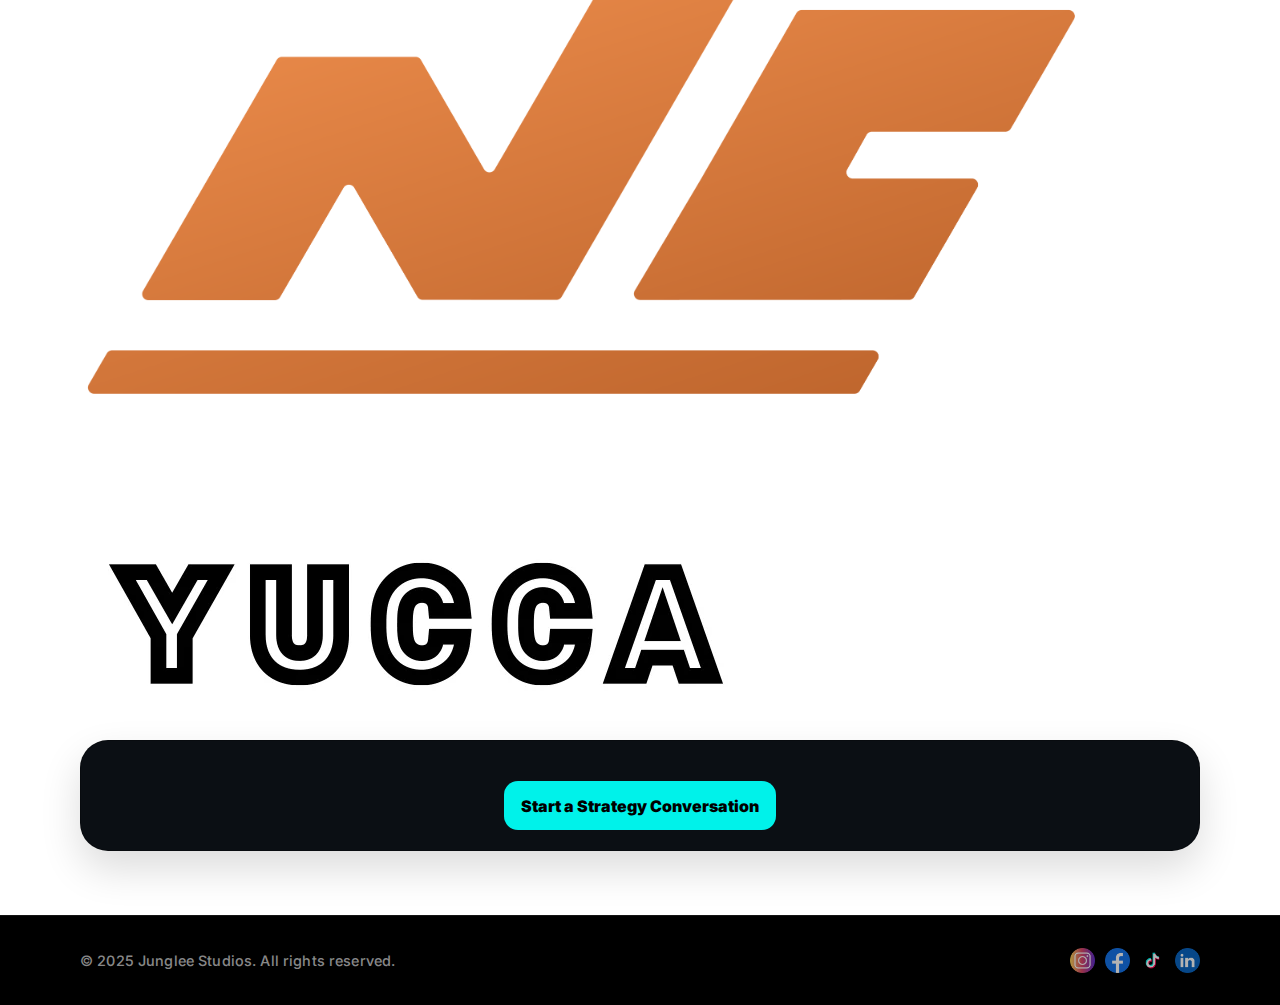
<file: I'm a Brand.html>
<!doctype html>
<html lang="en">
<head>
  <meta charset="UTF-8" />
  <meta name="viewport" content="width=device-width, initial-scale=1.0" />
  <title>Brand Growth — Junglee Studios</title>
  <meta name="description" content="Junglee Studios helps brands launch and scale on TikTok Shop with conversion-first storefronts, creator engines, live selling support, and daily content frameworks." />
  <meta name="robots" content="index, follow, max-image-preview:large" />
  <link rel="canonical" href="https://www.jungleestudios.com/brand-growth.html" />

  <meta property="og:type" content="website" />
  <meta property="og:site_name" content="Junglee Studios" />
  <meta property="og:title" content="Brand Growth — Junglee Studios" />
  <meta property="og:description" content="Launch and scale TikTok Shop with storefront optimization, creator strategy, live selling, and content systems." />
  <meta property="og:url" content="https://www.jungleestudios.com/brand-growth.html" />
  <meta property="og:image" content="https://www.jungleestudios.com/assets/logos/assets/BrandPage.jpeg" />
  <meta property="og:image:width" content="1200" />
  <meta property="og:image:height" content="630" />
  <meta property="og:image:alt" content="Junglee Studios brand growth services" />

  <meta name="twitter:card" content="summary_large_image" />
  <meta name="twitter:title" content="Brand Growth — Junglee Studios" />
  <meta name="twitter:description" content="Launch and scale TikTok Shop with storefront optimization, creator strategy, live selling, and content systems." />
  <meta name="twitter:image" content="https://www.jungleestudios.com/assets/logos/assets/BrandPage.jpeg" />

  <link rel="preconnect" href="https://fonts.googleapis.com">
  <link rel="preconnect" href="https://fonts.gstatic.com" crossorigin>
  <link href="https://fonts.googleapis.com/css2?family=Inter:wght@400;500;600;700;800;900&display=swap" rel="stylesheet">

  <style>
    :root{
      --paper:#000000;
      --text:#ffffff;
      --muted:#d6d6d6;
      --border:rgba(255,255,255,.12);
      --accent:#00f2ea;
      --accent2:#ff2d9a;
      --container:1120px;
      --pad:24px;
      --r-xl:28px;
      --shadow:0 18px 60px rgba(0,0,0,.45);
      --hero-img:url("assets/logos/assets/BrandPage.jpeg");
    }

    *{box-sizing:border-box}
    html,body{height:100%}
    body{
      margin:0;
      font-family:Inter,system-ui,-apple-system,Segoe UI,Roboto,sans-serif;
      background:var(--paper);
      color:var(--text);
      overflow-x:hidden;
    }
    a{color:inherit}
    img{display:block;max-width:100%}
    .container{width:min(var(--container),calc(100% - (2 * var(--pad))));margin:0 auto}

    header{
      position:sticky;
      top:0;
      z-index:1000;
      background:#000;
      border-bottom:1px solid rgba(255,255,255,.08);
    }
    .nav{
      display:flex;
      align-items:center;
      justify-content:space-between;
      gap:16px;
      padding:16px 0;
    }
    .brand{
      display:flex;
      align-items:center;
      gap:12px;
      text-decoration:none;
      min-width:220px;
    }
    .brand img.logo{
      height:38px;
      max-height:38px;
      width:auto;
      max-width:160px;
      object-fit:contain;
      display:block;
    }
    .wm{
      display:flex;
      flex-direction:column;
      line-height:1.05;
    }
    .wm b{
      font-weight:900;
      letter-spacing:-0.01em;
      color:#fff;
    }
    .navlinks{
      display:flex;
      gap:18px;
      align-items:center;
    }
    .navlinks a{
      text-decoration:none;
      font-weight:750;
      font-size:.95rem;
      color:rgba(255,255,255,.85);
      padding:.55rem .65rem;
      border-radius:12px;
      transition:background .15s ease, transform .15s ease;
    }
    .navlinks a:hover{
      background:rgba(255,255,255,.08);
      transform:translateY(-1px);
    }
    .btn{
      display:inline-flex;
      align-items:center;
      justify-content:center;
      gap:10px;
      padding:.9rem 1.05rem;
      border-radius:14px;
      border:1px solid rgba(255,255,255,.16);
      background:rgba(255,255,255,.07);
      color:#fff;
      font-weight:900;
      text-decoration:none;
      white-space:nowrap;
      transition:transform .15s ease, border-color .15s ease, background .15s ease;
    }
    .btn:hover{
      transform:translateY(-1px);
      border-color:rgba(255,255,255,.30);
    }
    .btn.primary{
      background:var(--accent);
      color:#000;
      border:none;
    }
    .btn.pink{
      background:var(--accent2);
      color:#000;
      border:none;
    }
    .btn.white{
      background:#fff;
      color:#000;
      border:1px solid rgba(255,255,255,.30);
    }

    .actions{
      margin-top:18px;
      display:flex;
      gap:12px;
      flex-wrap:wrap;
      justify-content:center;
    }

    .menu{
      display:none;
      width:44px;
      height:44px;
      border-radius:14px;
      border:1px solid rgba(255,255,255,.14);
      background:rgba(255,255,255,.07);
      cursor:pointer;
      align-items:center;
      justify-content:center;
    }
    .menu span{
      width:20px;
      height:2px;
      background:rgba(255,255,255,.92);
      border-radius:2px;
      position:relative;
    }
    .menu span:before,.menu span:after{
      content:"";
      position:absolute;
      left:0;
      width:20px;
      height:2px;
      background:rgba(255,255,255,.92);
      border-radius:2px;
    }
    .menu span:before{top:-6px}
    .menu span:after{top:6px}

    .mobile-panel{
      display:none;
      padding:10px 0 18px;
    }
    .mobile-panel a{
      display:block;
      text-decoration:none;
      padding:12px 10px;
      border-radius:14px;
      font-weight:850;
      color:rgba(255,255,255,.88);
    }
    .mobile-panel a:hover{background:rgba(255,255,255,.08)}
    .mobile-cta{margin-top:10px;display:grid;gap:10px}
    .mobile-panel.open{display:block}

    .section{padding:clamp(44px,5vw,72px) 0}
    .section.light{background:#fff;color:#0b0f14}

    .kicker{
      display:inline-flex;
      align-items:center;
      gap:10px;
      font-weight:900;
      font-size:.8rem;
      letter-spacing:.14em;
      text-transform:uppercase;
      color:#fff;
    }
    .kicker i{
      width:10px;
      height:10px;
      border-radius:999px;
      background:var(--accent);
      display:inline-block;
    }
    .section.light .kicker{color:rgba(11,15,20,.55)}
    .section.light .kicker i{background:var(--accent2)}

    h1{
      margin:14px 0 0;
      font-size:clamp(2.25rem,4.6vw,3.4rem);
      line-height:1.02;
      letter-spacing:-0.045em;
      font-weight:950;
      color:#fff;
      text-shadow:0 14px 40px rgba(0,0,0,.55);
    }
    h2{
      margin:14px 0 0;
      font-size:clamp(1.55rem,2.6vw,2.05rem);
      font-weight:950;
      letter-spacing:-.03em;
    }
    .lead{
      margin-top:14px;
      max-width:72ch;
      color:#fff;
      font-weight:650;
      line-height:1.65;
      text-shadow:0 10px 28px rgba(0,0,0,.45);
    }
    .hero .lead{
      margin-left:auto;
      margin-right:auto;
    }
    .section.light h2,.section.light h3{color:#0b0f14}
    .section.light .lead,.section.light p{
      color:rgba(11,15,20,.78);
      text-shadow:none;
    }

    .hero{
      position:relative;
      overflow:hidden;
      min-height:calc(100svh - 72px);
      display:flex;
      align-items:center;
      padding:clamp(28px,4vw,56px) 0;
    }
    .hero::before{
      content:"";
      position:absolute;
      inset:0;
      background-image:var(--hero-img);
      background-repeat:no-repeat;
      background-size:cover;
      background-position:center;
      z-index:0;
      filter:brightness(1.08) contrast(1.03) saturate(1.05);
      transform:scale(1.02);
    }
    .hero::after{
      content:"";
      position:absolute;
      inset:0;
      background:rgba(0,0,0,.32);
      z-index:1;
    }
    .hero .vignette{
      position:absolute;
      inset:0;
      z-index:1;
      pointer-events:none;
      background:
        radial-gradient(1200px 520px at 20% 30%, rgba(0,242,234,.10), transparent 60%),
        radial-gradient(1200px 520px at 75% 15%, rgba(255,45,154,.08), transparent 60%);
      opacity:.55;
    }
    .hero>.container{
      position:relative;
      z-index:2;
    }
    .hero-grid{
      max-width:920px;
      margin:0 auto;
      text-align:center;
    }

    .grid3{
      margin-top:22px;
      display:grid;
      grid-template-columns:repeat(3,1fr);
      gap:14px;
    }
    .grid2{
      margin-top:22px;
      display:grid;
      grid-template-columns:1fr 1fr;
      gap:14px;
    }

    .card{
      border-radius:var(--r-xl);
      border:1px solid rgba(255,255,255,.12);
      background:rgba(255,255,255,.06);
      padding:20px;
      box-shadow:0 18px 60px rgba(0,0,0,.28);
      transition:transform .2s ease, border-color .2s ease;
    }
    .card:hover{
      transform:translateY(-3px);
      border-color:rgba(255,255,255,.22);
    }
    .card h3{
      margin:0;
      font-size:1.1rem;
      font-weight:950;
      letter-spacing:-.02em;
      color:#fff;
    }
    .card p{
      margin:10px 0 0;
      color:rgba(255,255,255,.78);
      font-weight:650;
      line-height:1.6;
    }
    .section.light .card{
      background:#0b0f14;
      border:1px solid rgba(0,0,0,.25);
      box-shadow:0 18px 40px rgba(0,0,0,.14);
    }
    .section.light .card h3{color:#fff}
    .section.light .card p{color:rgba(255,255,255,.78)}

    .tierGrid{
      margin-top:22px;
      display:grid;
      grid-template-columns:repeat(3,1fr);
      gap:14px;
    }
    .tierCard{
      border-radius:var(--r-xl);
      border:1px solid rgba(0,0,0,.12);
      background:#fff;
      padding:24px;
      box-shadow:0 18px 50px rgba(0,0,0,.25);
    }
    .tierPill{
      display:inline-flex;
      align-items:center;
      gap:10px;
      padding:.8rem 1.1rem;
      border-radius:999px;
      background:#0b0f14;
      border:1px solid rgba(0,0,0,.12);
      font-weight:950;
      font-size:1.05rem;
      color:#fff;
      white-space:nowrap;
    }
    .tierPill i{
      width:10px;
      height:10px;
      border-radius:999px;
      background:var(--accent);
      display:inline-block;
    }
    .tierCard:nth-child(2) .tierPill i{background:var(--accent2)}

    .tierFor{
      margin:6px 0 0;
      font-weight:900;
      line-height:1.45;
    }
    .tierFor.blue{color:var(--accent)}
    .tierFor.pink{color:var(--accent2)}
    .tierGoal{
      margin:10px 0 0;
      font-weight:800;
      color:rgba(11,15,20,.88);
      line-height:1.45;
    }
    .tierLabel{
      margin-top:16px;
      font-size:.7rem;
      letter-spacing:.16em;
      text-transform:uppercase;
      font-weight:900;
      color:rgba(11,15,20,.55);
    }
    .tierList{
      margin:10px 0 0;
      padding-left:18px;
      display:grid;
      gap:8px;
      font-size:.93rem;
      font-weight:500;
      color:rgba(11,15,20,.78);
      line-height:1.45;
    }
    .tierBest{
      margin-top:16px;
      border-top:1px solid rgba(0,0,0,.12);
      padding-top:14px;
      font-weight:900;
      color:#0b0f14;
      letter-spacing:-.01em;
    }
    .tierBest ul{
      margin:10px 0 0;
      padding-left:18px;
      display:grid;
      gap:8px;
      font-size:.93rem;
      font-weight:550;
      color:rgba(11,15,20,.75);
      line-height:1.45;
    }

    .svcCard{
      border-radius:var(--r-xl);
      border:1px solid rgba(255,255,255,.12);
      background:#0b0f14;
      padding:22px;
      box-shadow:0 18px 40px rgba(0,0,0,.14);
    }
    .svcCard h3{
      margin:0;
      font-size:1.15rem;
      font-weight:950;
      letter-spacing:-.02em;
      color:#fff;
    }
    .svcCard.blue h3{color:var(--accent)}
    .svcCard.pink h3{color:var(--accent2)}
    .svcTagline{
      margin-top:8px;
      font-weight:850;
      color:rgba(255,255,255,.92);
      line-height:1.45;
    }
    .svcList{
      margin:12px 0 0;
      padding-left:18px;
      display:grid;
      gap:8px;
      color:rgba(255,255,255,.82);
      font-weight:650;
      line-height:1.45;
    }
    .svcBest{
      margin-top:14px;
      border-top:1px solid rgba(255,255,255,.12);
      padding-top:14px;
      font-weight:900;
      color:rgba(255,255,255,.92);
    }
    .svcBest ul{
      margin:10px 0 0;
      padding-left:18px;
      display:grid;
      gap:8px;
      font-weight:650;
      color:rgba(255,255,255,.78);
    }

    .subOptions{
      margin-top:12px;
      display:grid;
      gap:10px;
    }
    .subBox{
      border-radius:18px;
      border:1px solid rgba(0,0,0,.12);
      background:#fff;
      padding:14px;
    }
    .subBox b{
      display:block;
      font-weight:950;
      letter-spacing:-.01em;
      color:#0b0f14;
      margin-bottom:6px;
    }
    .subBox p{
      margin:0;
      color:rgba(11,15,20,.75);
      font-weight:650;
      line-height:1.55;
    }

    footer{
      padding:32px 0;
      border-top:1px solid rgba(255,255,255,.08);
      background:#000;
    }
    .foot{
      display:flex;
      align-items:center;
      justify-content:space-between;
      gap:12px;
      flex-wrap:wrap;
    }
    .fine{
      color:rgba(255,255,255,.55);
      font-weight:500;
      font-size:.9rem;
      letter-spacing:.01em;
    }
    .social{
      display:flex;
      gap:10px;
      align-items:center;
    }
    .icon{
      background:transparent;
      border:none;
      padding:0;
      display:inline-flex;
      align-items:center;
      justify-content:center;
      opacity:.7;
      transition:opacity .15s ease, transform .15s ease;
      text-decoration:none;
    }
    .icon:hover{
      opacity:1;
      transform:translateY(-1px);
    }

    @media (max-width: 980px){
      .navlinks{display:none}
      .menu{display:inline-flex}
      .grid3,.grid2,.tierGrid{grid-template-columns:1fr}
      .actions .btn{width:100%}
      .hero{min-height:calc(92svh - 72px)}
      .hero::before{background-position:center top}
    }

    @media (prefers-reduced-motion: reduce){
      *{scroll-behavior:auto !important; transition:none !important}
    }
  </style>
</head>

<body>
  <header>
    <div class="container">
      <nav class="nav" aria-label="Primary navigation">
        <a class="brand" href="index.html" aria-label="Junglee Studios home">
          <img
            src="assets/logos/assets/Junglee Studios - without black shadow.png"
            alt="Junglee Studios logo"
            class="logo"
          />
          <div class="wm"><b>Studios</b></div>
        </a>

        <div class="navlinks" role="navigation">
          <a href="index.html">Home</a>
          <a href="about-junglee.html">About</a>
          <a href="brand-growth.html" aria-current="page">For Brands</a>
          <a href="for-creators.html">For Creators</a>
          <a class="btn primary" href="index.html#contact">Contact</a>
        </div>

        <button class="menu" id="menuBtn" aria-label="Open menu" aria-expanded="false" aria-controls="mobilePanel">
          <span></span>
        </button>
      </nav>

      <div class="mobile-panel" id="mobilePanel">
        <a href="index.html">Home</a>
        <a href="about-junglee.html">About</a>
        <a href="brand-growth.html" aria-current="page">For Brands</a>
        <a href="for-creators.html">For Creators</a>
        <div class="mobile-cta">
          <a class="btn primary" href="index.html#contact">Contact</a>
        </div>
      </div>
    </div>
  </header>

  <section class="hero">
    <div class="vignette" aria-hidden="true"></div>
    <div class="container">
      <div class="hero-grid">
        <div class="kicker"><i></i> For Brands</div>
        <h1>Scale on TikTok Shop with clarity, confidence, and momentum.</h1>
        <p class="lead">
          We help brands build strong storefronts, run effective campaigns, guide content and live-selling strategy, and form high-performing creator partnerships — so growth is intentional, sustainable, and understood by your team.
        </p>
        <div class="actions">
          <a class="btn primary" href="index.html#contact">Request a Plan</a>
          <a class="btn pink" href="#what-we-offer">See What We Offer</a>
        </div>
      </div>
    </div>
  </section>

  <section class="section light">
    <div class="container">
      <div class="kicker"><i></i> Core focus</div>
      <h2>The three areas that move TikTok Shop revenue.</h2>
      <p class="lead">When these are working together, momentum shows up fast and stays.</p>

      <div class="grid3">
        <div class="card">
          <h3>Content Strategy</h3>
          <p>Clear content direction your team can run weekly — formats, hooks, proof, offers, and CTAs that turn views into orders.</p>
        </div>
        <div class="card">
          <h3>Live Selling</h3>
          <p>Show planning, run-of-show, product sequencing, and host coaching built to convert in real time and lift shop performance.</p>
        </div>
        <div class="card">
          <h3>Affiliates + Ads</h3>
          <p>Affiliate recruiting, product seeding, campaign participation, and smart ad support to amplify what's already converting.</p>
        </div>
      </div>
    </div>
  </section>

  <section class="section approach">
    <div class="container">
      <div class="kicker"><i></i> Approach</div>
      <h2>Strategy, content, execution.</h2>
      <p class="lead">
        We align planning, content direction, partnerships, and activation so brands know what to do, why it works, and how to scale it.
      </p>

      <div class="grid3">
        <div class="card">
          <div class="cardHead"><div class="step blue">01</div><h3>Strategy</h3></div>
          <ul>
            <li>TikTok Shop setup, compliance, and storefront structure</li>
            <li>Campaign planning, pricing, and offer architecture</li>
            <li>Category, competitor, and platform opportunity analysis</li>
          </ul>
        </div>
        <div class="card">
          <div class="cardHead"><div class="step pink">02</div><h3>Content Partnerships</h3></div>
          <ul>
            <li>Content direction for short-form and live selling</li>
            <li>Affiliate and creator partnership strategy</li>
            <li>Product sets, sampling, and collaboration workflows</li>
          </ul>
        </div>
        <div class="card">
          <div class="cardHead"><div class="step blue">03</div><h3>Activation + Optimization</h3></div>
          <ul>
            <li>Video sales, live selling, and campaign execution</li>
            <li>Affiliate performance and paid amplification where applicable</li>
            <li>Reporting, insights, and continuous optimization</li>
          </ul>
        </div>
      </div>

      <div class="card ctaStrip" style="margin-top:22px;">
        <b>Ready to map out your TikTok Shop strategy?</b>
        <div class="actions" style="margin-top:0;">
          <a class="btn primary" href="index.html#contact">Book a Strategy Call</a>
        </div>
      </div>
    </div>
  </section>

  <section class="section light" id="what-we-offer">
    <div class="container">
      <div class="kicker"><i></i> What we offer</div>
      <h2>How we help brands win on TikTok Shop.</h2>
      <p class="lead">We don’t just manage TikTok Shop. We help you understand it, scale it, and own it long-term.</p>

      <div class="grid3">
        <div class="card">
          <h3>TikTok Shop Foundation</h3>
          <p style="margin:10px 0 0; font-weight:900; color:rgba(255,255,255,.92);">Launch with clarity, not trial and error.</p>
          <p>We set up TikTok Shop the right way from day one, covering structure, compliance, catalog hygiene, and operational readiness so your team isn’t fixing mistakes while trying to scale.</p>
        </div>

        <div class="card">
          <h3>Conversion Storefront Strategy</h3>
          <p style="margin:10px 0 0; font-weight:900; color:rgba(255,255,255,.92);">Turn traffic into revenue consistently.</p>
          <p>We refine PDPs, offers, bundles, pricing, and storefront flow based on how TikTok users actually shop so views turn into orders, not vanity metrics.</p>
        </div>

        <div class="card">
          <h3>Affiliate Partnership Strategy</h3>
          <p style="margin:10px 0 0; font-weight:900; color:rgba(255,255,255,.92);">Build a creator ecosystem that performs.</p>
          <p>We help you design and manage affiliate and creator partnerships that align with your brand, your margins, and your goals — not random outreach or unmanaged posting.</p>
        </div>

        <div class="card">
          <h3>Content Direction Playbooks</h3>
          <p style="margin:10px 0 0; font-weight:900; color:rgba(255,255,255,.92);">Give your team a repeatable way to win.</p>
          <p>We don’t produce content for you — we give your team clear formats, frameworks, and examples so they know what to post, why it works, and how to improve it over time.</p>
        </div>

        <div class="card">
          <h3>Live Selling Strategy</h3>
          <p style="margin:10px 0 0; font-weight:900; color:rgba(255,255,255,.92);">Turn live commerce into a real revenue channel.</p>
          <p>From show structure to run-of-show, product sequencing, and host coaching, we help brands treat live selling like a performance channel — not an experiment.</p>
        </div>

        <div class="card">
          <h3>Reporting & Insights Enablement</h3>
          <p style="margin:10px 0 0; font-weight:900; color:rgba(255,255,255,.92);">Know what’s working and why.</p>
          <p>We provide clear reporting, insights, and team training so performance isn’t a black box. The goal is confidence, not dependence.</p>
        </div>
      </div>
    </div>
  </section>

  <section class="section" id="packages">
    <div class="container">
      <div class="kicker"><i></i> Packages</div>
      <h2>Engagement tiers built for where you are today.</h2>
      <p class="lead">
        These tiers keep it simple and outcomes clear. We’ll confirm the right fit based on category, goals, and internal resources.
      </p>

      <div class="tierGrid">
        <div class="tierCard">
          <div class="tierTop">
            <span class="tierPill"><i></i> Launch</span>
          </div>
          <p class="tierFor blue">For brands new to TikTok Shop or relaunching.</p>
          <p class="tierGoal">Goal: get live correctly, fast, and conversion-ready.</p>
          <div class="tierLabel">What’s included</div>
          <ul class="tierList">
            <li>TikTok Shop setup & infrastructure</li>
            <li>Product catalog and listing optimization</li>
            <li>Commission & affiliate structure setup</li>
            <li>Content conversion framework</li>
            <li>Go-live readiness checklist</li>
            <li>Brand & team onboarding</li>
          </ul>
          <div class="tierBest">
            Best for
            <ul>
              <li>First-time TikTok Shop sellers</li>
              <li>Brands testing social commerce</li>
              <li>Teams without in-house TikTok expertise</li>
            </ul>
          </div>
          <div class="actions" style="justify-content:flex-start;">
            <a class="btn primary" href="index.html#contact">Get Launched</a>
          </div>
        </div>

        <div class="tierCard">
          <div class="tierTop">
            <span class="tierPill"><i></i> Growth</span>
          </div>
          <p class="tierFor pink">For brands ready to drive consistent sales.</p>
          <p class="tierGoal">Goal: build momentum, creator velocity, and repeatable GMV.</p>
          <div class="tierLabel">What’s included</div>
          <ul class="tierList">
            <li>Everything in Launch, plus</li>
            <li>Affiliate & creator program management</li>
            <li>Weekly content & posting guidance</li>
            <li>Campaign & promotion execution</li>
            <li>Ongoing product offer optimization</li>
            <li>Performance tracking & insights</li>
            <li>Creator sourcing & activation</li>
          </ul>
          <div class="tierBest">
            Best for
            <ul>
              <li>Brands doing early GMV but inconsistent sales</li>
              <li>Founder-led teams that need structure</li>
              <li>Brands ready to lean into creators</li>
            </ul>
          </div>
          <div class="actions" style="justify-content:flex-start;">
            <a class="btn pink" href="index.html#contact">Grow With Us</a>
          </div>
        </div>

        <div class="tierCard">
          <div class="tierTop">
            <span class="tierPill"><i></i> Scale</span>
          </div>
          <p class="tierFor blue">For brands serious about TikTok as a revenue channel.</p>
          <p class="tierGoal">Goal: turn TikTok Shop into a predictable growth engine.</p>
          <div class="tierLabel">What’s included</div>
          <ul class="tierList">
            <li>Everything in Growth, plus</li>
            <li>Advanced creator & affiliate scaling</li>
            <li>Campaign stacking & GMV acceleration</li>
            <li>Paid amplification guidance if applicable</li>
            <li>Live shopping strategy if applicable</li>
            <li>Monthly growth planning</li>
            <li>Cross-platform commerce expansion</li>
          </ul>
          <div class="tierBest">
            Best for
            <ul>
              <li>Brands targeting meaningful monthly GMV</li>
              <li>Teams looking for aggressive growth</li>
              <li>Multi-SKU or multi-category sellers</li>
            </ul>
          </div>
          <div class="actions" style="justify-content:flex-start;">
            <a class="btn primary" href="index.html#contact">Scale Now</a>
          </div>
        </div>
      </div>

      <p class="lead" style="margin:18px auto 0; text-align:center; text-shadow:none;">
        Fit matters. We typically work with brands where leadership is ready to treat TikTok Shop as a core revenue channel — not an experiment.
      </p>
    </div>
  </section>

  <section class="section light" id="services">
    <div class="container">
      <div class="kicker"><i></i> Services</div>
      <h2>Optional execution and standalone support.</h2>
      <p class="lead">
        Some services plug into Launch, Growth, or Scale. Others can be set up as standalone support if you prefer to keep execution in-house.
      </p>

      <div class="grid3">
        <div class="svcCard blue">
          <h3>Live Selling & Real-Time Commerce</h3>
          <div class="svcTagline">Live streams that convert, not just entertain.</div>
          <ul class="svcList">
            <li>Live shopping execution & run-of-show</li>
            <li>Live studio setup, physical or virtual</li>
            <li>Host & moderator coaching</li>
            <li>Live selling frameworks that convert</li>
            <li>Product sequencing & urgency triggers</li>
            <li>Auction strategies where applicable</li>
          </ul>
          <div class="svcBest">
            Best for
            <ul>
              <li>Brands with multiple SKUs</li>
              <li>High-engagement or demo-driven products</li>
              <li>Event-based or promotional pushes</li>
            </ul>
          </div>
        </div>

        <div class="svcCard blue">
          <h3>Content Production</h3>
          <div class="svcTagline">Conversion-first content built for TikTok Shop.</div>
          <ul class="svcList">
            <li>Short-form video production</li>
            <li>Product demos & UGC-style assets</li>
            <li>Creator-ready content formats</li>
            <li>Hook, structure, and CTA optimization</li>
          </ul>

          <div class="subOptions">
            <div class="subBox">
              <b>Product Listing Content</b>
              <p>PDP and marketplace images/videos typically with a white background. Multiple packages based on SKU count and asset volume.</p>
            </div>
            <div class="subBox">
              <b>Social Content Packages</b>
              <p>Organic creator-style content for social and product-linked videos. Multiple packages based on cadence and formats.</p>
            </div>
          </div>

          <div class="svcBest">
            Best for
            <ul>
              <li>Brands that want consistent assets without guessing</li>
              <li>Teams that need creator-ready formats fast</li>
              <li>Launches, tentpoles, and always-on content engines</li>
            </ul>
          </div>
        </div>

        <div class="svcCard pink">
          <h3>Team Training & Enablement</h3>
          <div class="svcTagline">A standalone option if you want your team to own day-to-day.</div>
          <ul class="svcList">
            <li>Bi-weekly consulting & strategy calls</li>
            <li>TikTok Shop and social commerce playbooks</li>
            <li>Team workflows & operating cadence</li>
            <li>Q&amp;A, troubleshooting, and best practices</li>
            <li>Knowledge transfer so your team can run day-to-day</li>
          </ul>
          <div class="svcBest">
            Best for
            <ul>
              <li>Brands with internal teams</li>
              <li>Founder-led brands building in-house muscle</li>
              <li>Long-term operators, not just outsourcers</li>
            </ul>
          </div>
        </div>
      </div>

      <div class="card" style="margin-top:22px; text-align:center;">
        <b>Want a tailored plan based on your goals?</b>
        <div class="actions" style="margin-top:0;">
          <a class="btn primary" href="index.html#contact">Request a Build-Out</a>
        </div>
      </div>
    </div>
  </section>

  <section class="section" id="why-junglee">
    <div class="container">
      <div class="kicker"><i></i> Why Junglee</div>
      <h2>Built by leaders who helped shape TikTok Shop.</h2>
      <p class="lead">
        We don’t guess how social commerce works — we’ve seen what succeeds, what fails, and why. Our role is to help your team execute with clarity, confidence, and direction.
      </p>

      <div class="grid3">
        <div class="card">
          <h3>Platform-Informed Perspective</h3>
          <p>We’ve worked inside TikTok Shop during its formative growth, helping define category strategy, live commerce mechanics, and seller education as the platform scaled.</p>
        </div>
        <div class="card">
          <h3>Built for Brand Teams</h3>
          <p>Our goal isn’t to own your shop forever. We help brands understand what’s happening, why it’s working, and how to build internal capability that lasts.</p>
        </div>
        <div class="card">
          <h3>Execution That Holds</h3>
          <p>When storefronts, campaigns, content direction, and partnerships are aligned, performance improves faster and stays consistent instead of resetting every month.</p>
        </div>
      </div>
    </div>
  </section>

  <section class="section light" id="brand-logos">
    <div class="container">
      <div class="kicker"><i></i> Brands we’ve supported across modern commerce</div>
      <p class="lead" style="max-width:68ch;">
        We’ve partnered with forward-thinking teams to launch, scale, and navigate growth across TikTok Shop, Amazon, and emerging social commerce channels.
      </p>

      <div class="logos">
 <div class="logoTile">
    <img src="assets/logos/Disliz Logo.png" alt="Disliz Logo">
  </div>
  <div class="logoTile">
    <img src="assets/logos/idQCOPFSp1_logos.png" alt="Kaleidos Creative logo">
  </div>
  <div class="logoTile">
    <img src="assets/logos/DCONvectorlogo_Landscape.png" alt="DesignerCon logo">
  </div>
  <div class="logoTile">
    <img src="assets/logos/disneystore.png" alt="Disney Store logo">
  </div>
  <div class="logoTile">
    <img src="assets/logos/College Flags & Banners logo.png" alt="College Flags & Banners logo">
  </div>
  <div class="logoTile">
    <img src="assets/logos/The Ballers Bank_id0Dekq4BP_2.jpeg" alt="The Ballers Bank logo">
  </div>
  <div class="logoTile">
    <img src="assets/logos/Goli.png" alt="Goli Nutrition logo">
  </div>     
  <div class="logoTile">
    <img src="assets/logos/Woo Oils.png" alt="Woo World of Oils logo">
  </div>
  <div class="logoTile">
    <img src="assets/logos/Sabrent_idzxzVSldz_1.png" alt="Sabrent logo">
  </div>      
  <div class="logoTile">
    <img src="assets/logos/941 Sports Cards.png" alt="941 Sports Cards logo">
  </div>
  <div class="logoTile">
    <img src="assets/logos/Dappz-logo.png" alt="Dappz Sports logo">
  </div>
  <div class="logoTile">
    <img src="assets/logos/RipNHits.png" alt="Rip N Hits logo">
  </div>
  <div class="logoTile">
    <img src="assets/logos/xpcollect_logo.png" alt="XP Collect logo">
  </div>
  <div class="logoTile">
    <img src="assets/logos/idwve1N6IP_logos.png" alt="NineTales Trading Co logo">
  </div>
  <div class="logoTile">
    <img src="assets/logos/Yucca.png" alt="Yucca Logo">
  </div>      </div>

      <div class="card" style="margin-top:22px; text-align:center;">
        <b>Ready to grow your TikTok Shop?</b>
        <div class="actions" style="margin-top:0;">
          <a class="btn primary" href="index.html#contact">Start a Strategy Conversation</a>
        </div>
      </div>
    </div>
  </section>

  <footer>
    <div class="container">
      <div class="foot">
        <div class="fine">© 2025 Junglee Studios. All rights reserved.</div>
        <div class="social" aria-label="Social links">
          <a class="icon" href="https://www.instagram.com/jungleestudios/" target="_blank" rel="noreferrer" aria-label="Instagram">
            <img src="IGIcon.png" alt="" width="25" height="25" />
          </a>
          <a class="icon" href="https://www.facebook.com/JungleeStudios/" target="_blank" rel="noreferrer" aria-label="Facebook">
            <img src="FBIcon.png" alt="" width="25" height="25" />
          </a>
          <a class="icon" href="https://www.tiktok.com/@jungleestudios" target="_blank" rel="noreferrer" aria-label="TikTok">
            <img src="TikTokIcon.png" alt="" width="25" height="25" />
          </a>
          <a class="icon" href="https://www.linkedin.com/in/jatinjtpatel" target="_blank" rel="noreferrer" aria-label="LinkedIn">
            <img src="LinkedinIcon.png" alt="" width="25" height="25" />
          </a>
        </div>
      </div>
    </div>
  </footer>

  <script>
    (function(){
      const btn = document.getElementById('menuBtn');
      const panel = document.getElementById('mobilePanel');

      btn?.addEventListener('click', () => {
        const open = panel.classList.toggle('open');
        btn.setAttribute('aria-expanded', open ? 'true' : 'false');
      });

      panel?.querySelectorAll('a')?.forEach(a => {
        a.addEventListener('click', () => {
          panel.classList.remove('open');
          btn.setAttribute('aria-expanded', 'false');
        });
      });
    })();
  </script>
</body>
</html>
</file>
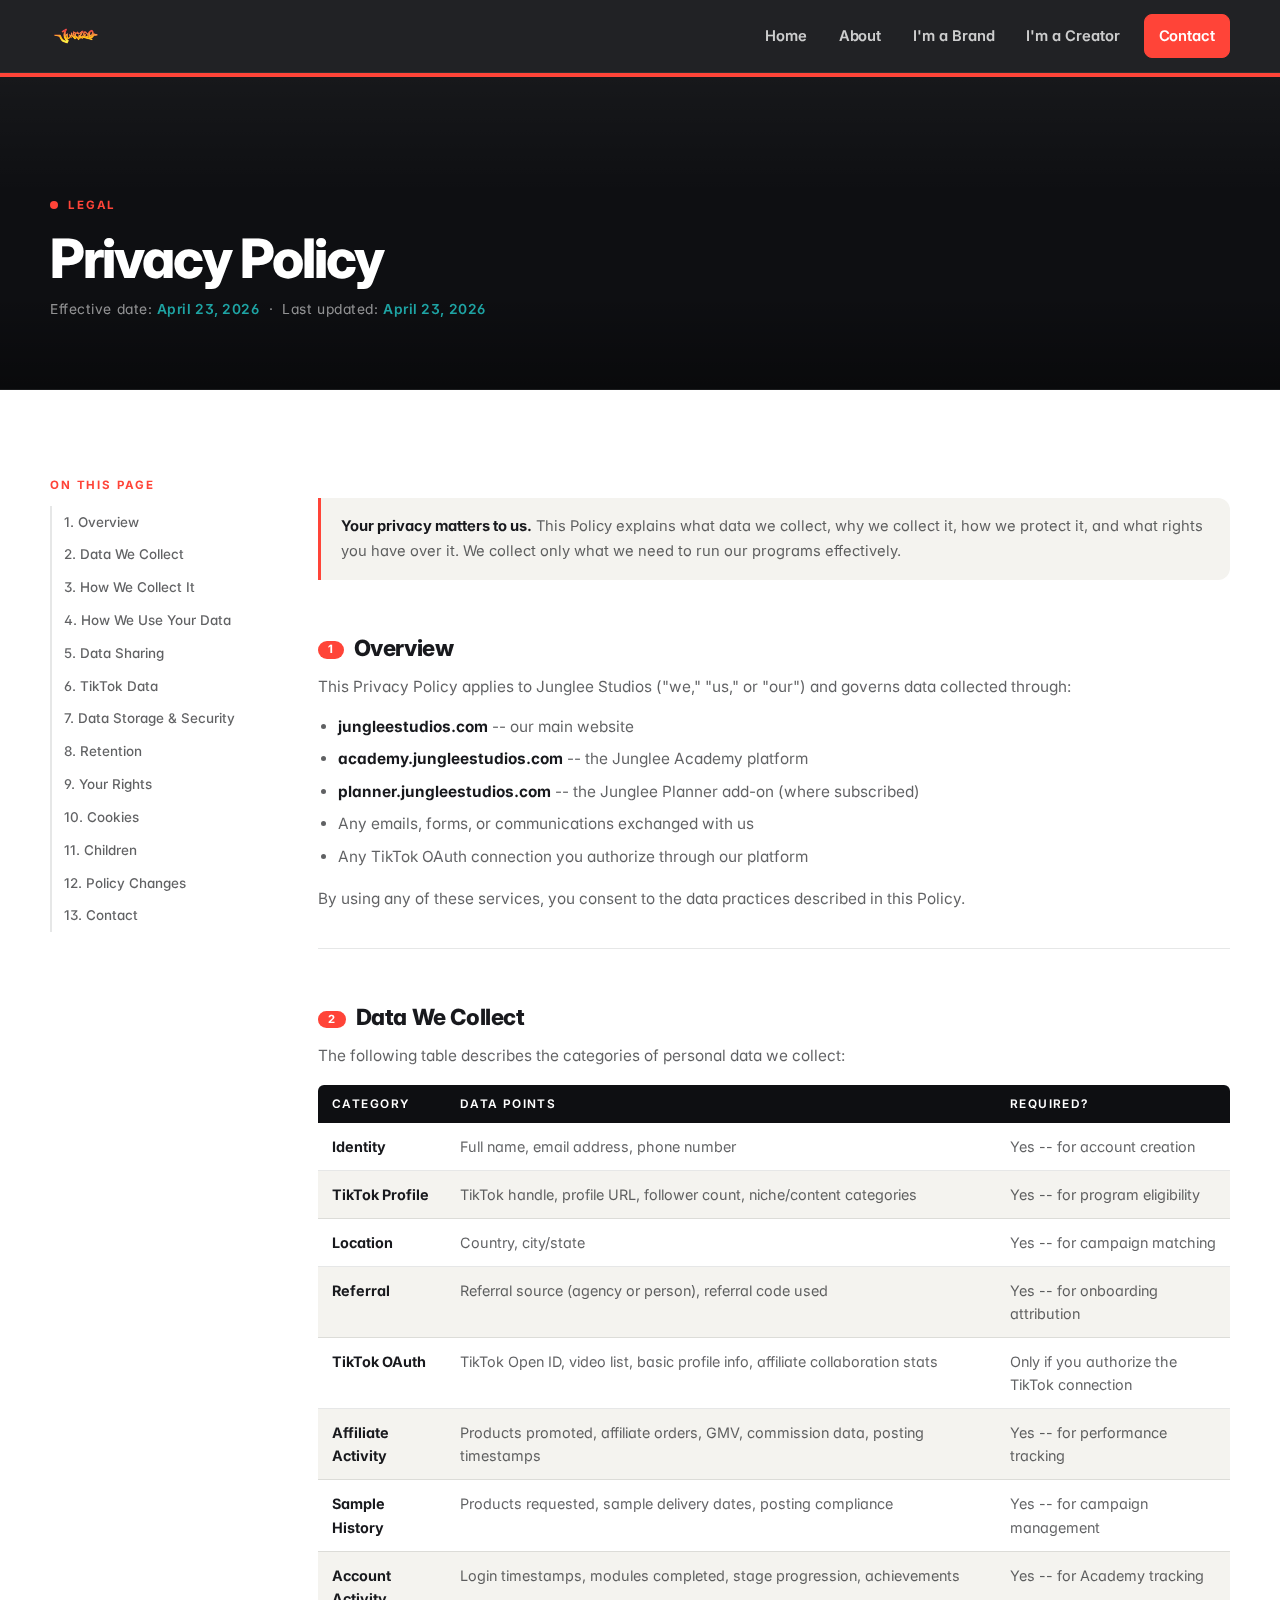
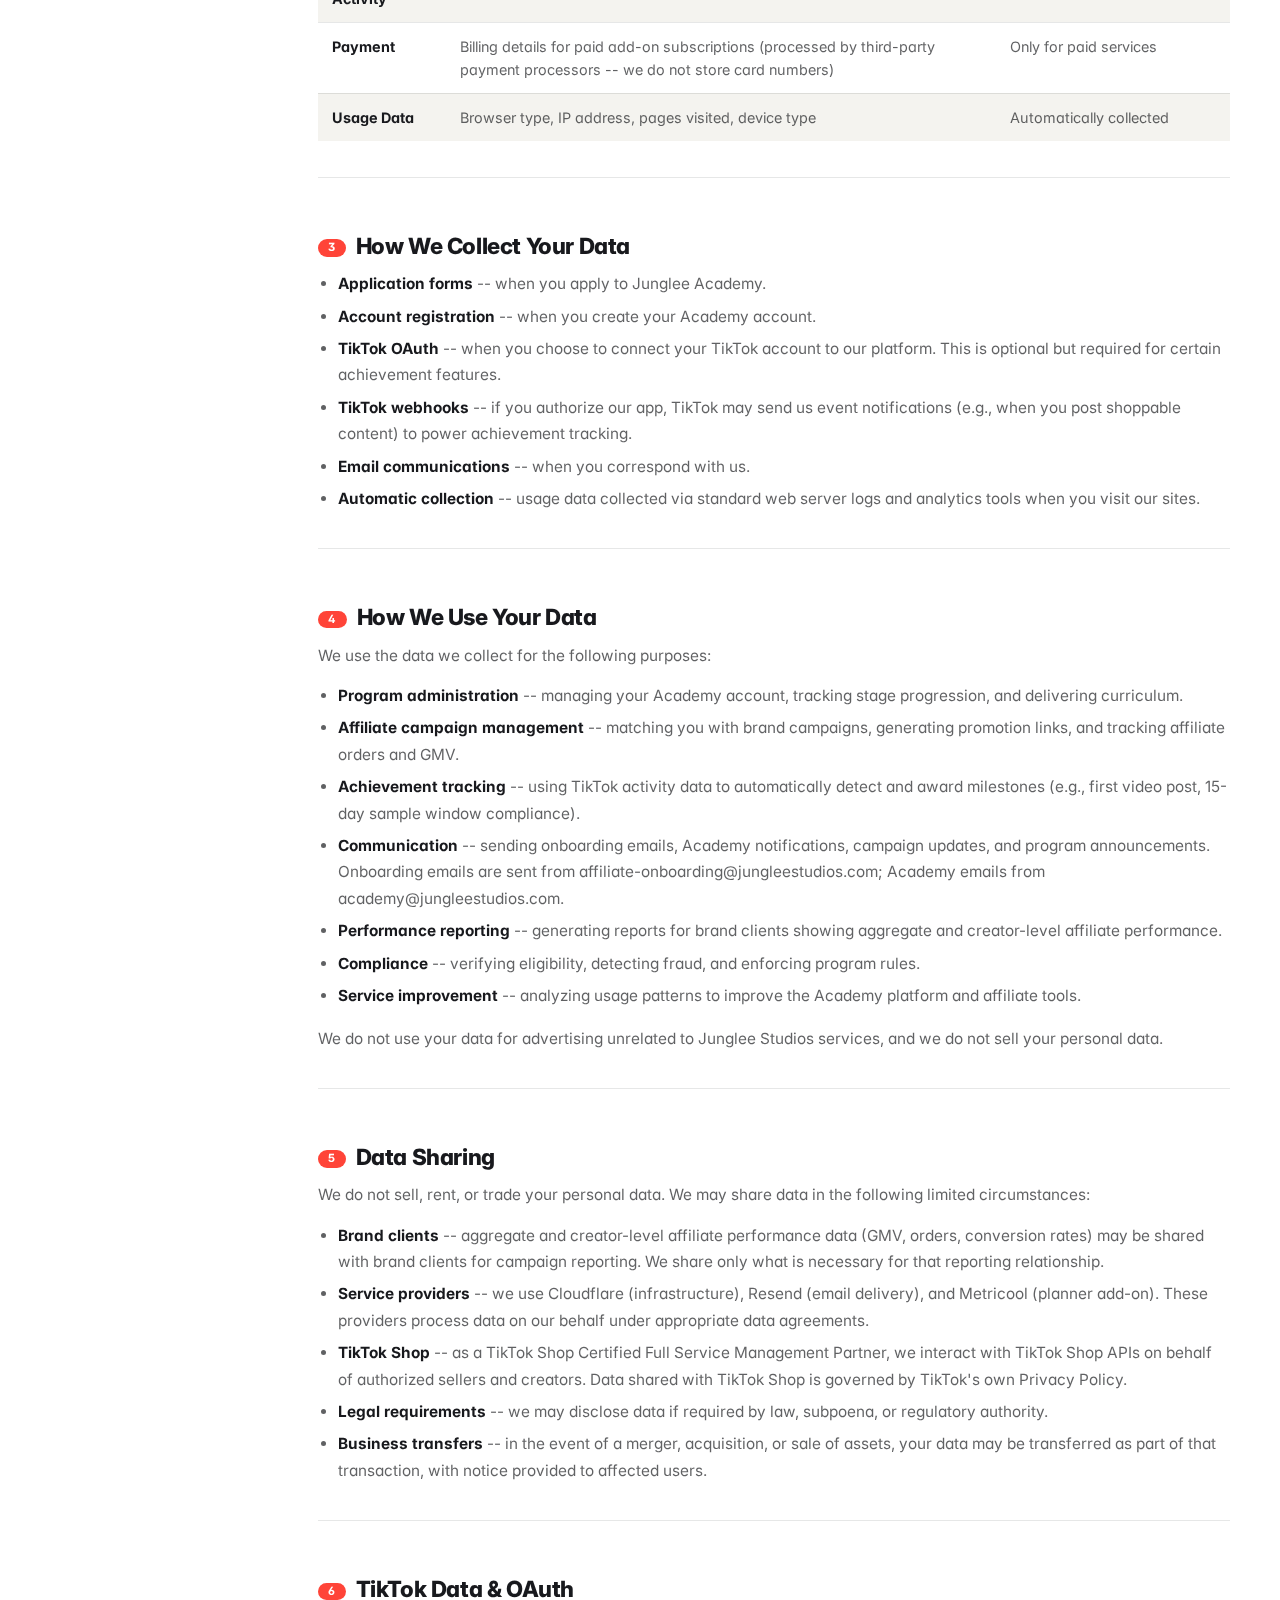
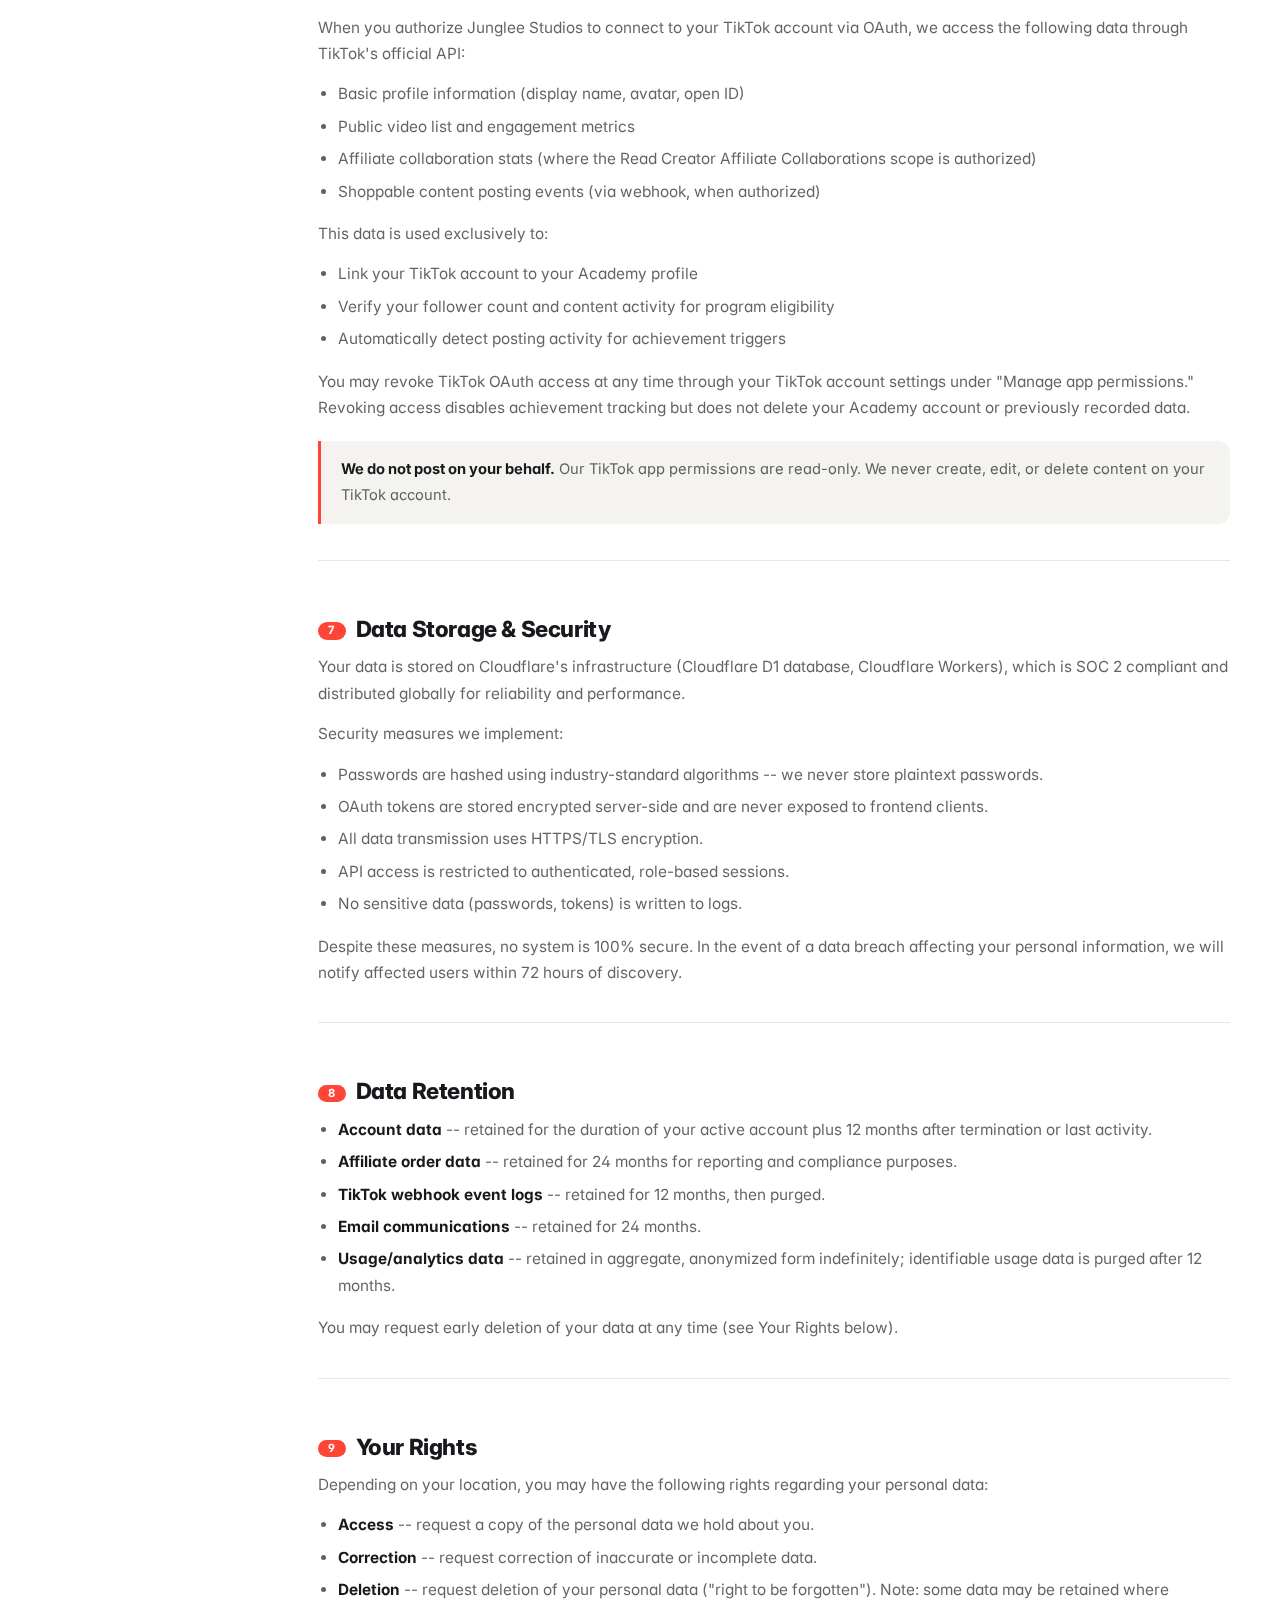
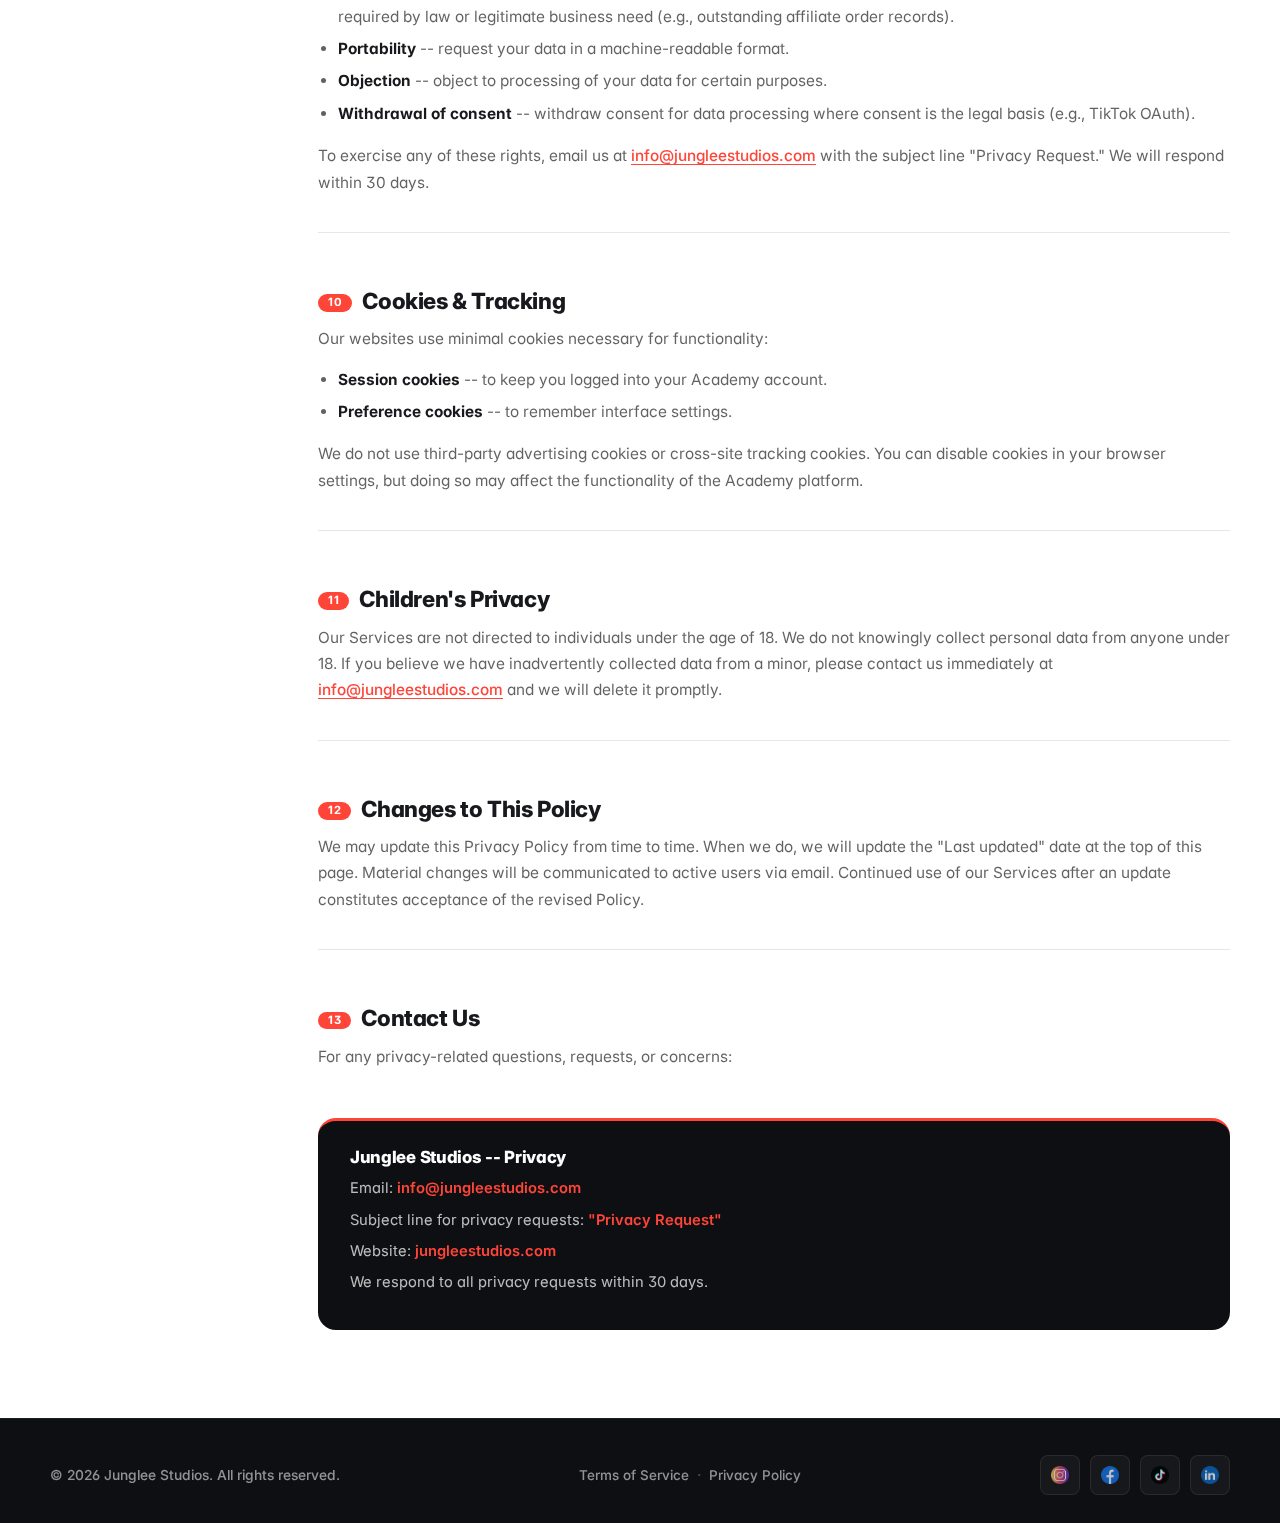
<file: privacy.html>
<!doctype html>
<html lang="en">
<head>
  <meta charset="UTF-8" />
  <meta name="viewport" content="width=device-width, initial-scale=1.0" />
  <title>Privacy Policy | Junglee Studios</title>
  <meta name="description" content="Privacy Policy for Junglee Studios -- how we collect, use, and protect your data across the Academy, affiliate program, and all related services." />
  <link rel="canonical" href="https://jungleestudios.com/privacy" />
  <meta name="robots" content="index, follow" />

  <meta property="og:type" content="website" />
  <meta property="og:site_name" content="Junglee Studios" />
  <meta property="og:title" content="Privacy Policy | Junglee Studios" />
  <meta property="og:url" content="https://jungleestudios.com/privacy" />
  <meta property="og:image" content="https://www.jungleestudios.com/assets/logos/assets/og-image.png" />

  <link rel="icon" href="/favicon.ico" sizes="any" />
  <link rel="icon" type="image/png" sizes="32x32" href="/favicon-32x32.png" />
  <link rel="icon" type="image/png" sizes="16x16" href="/favicon-16x16.png" />
  <link rel="apple-touch-icon" sizes="180x180" href="/apple-touch-icon.png" />

  <link rel="preconnect" href="https://fonts.googleapis.com">
  <link rel="preconnect" href="https://fonts.gstatic.com" crossorigin>
  <link href="https://fonts.googleapis.com/css2?family=Inter:wght@400;500;600;700;800;900&display=swap" rel="stylesheet">
  <link rel="stylesheet" href="/styles/base.css" />
  <script src="/partials/loader.js" defer></script>

  <style>
    /* Legal pages — new design system: coral CTA, teal data, charcoal surfaces, Inter type. */
    .legal-hero {
      background: var(--color-charcoal);
      padding: clamp(72px, 10vw, 120px) 0 clamp(40px, 6vw, 72px);
      position: relative;
      overflow: hidden;
      border-bottom: 1px solid rgba(255,255,255,0.06);
    }
    .legal-hero::before {
      content: "";
      position: absolute;
      top: 0; left: 0; right: 0;
      height: 4px;
      background: var(--color-coral);
      pointer-events: none;
      z-index: 1;
    }
    .legal-hero::after {
      content: "";
      position: absolute;
      inset: 0;
      background:
        linear-gradient(180deg, rgba(255,255,255,0.04) 0%, transparent 38%),
        linear-gradient(180deg, transparent 70%, rgba(0,0,0,0.35) 100%);
      pointer-events: none;
      z-index: 0;
    }
    .legal-hero .container { position: relative; z-index: 2; }
    .legal-hero .kicker { color: var(--color-coral); margin-bottom: 18px; }
    .legal-hero h1 {
      font-family: var(--font-display);
      font-size: clamp(2.2rem, 4.6vw, 3.4rem);
      font-weight: 800;
      letter-spacing: -0.035em;
      line-height: 1.04;
      color: var(--color-white);
      margin: 0 0 14px;
    }
    .legal-hero .updated {
      color: rgba(255,255,255,0.55);
      font-size: 0.86rem;
      font-family: var(--font-mono);
      letter-spacing: 0.04em;
      margin: 0;
    }
    .legal-hero .updated span {
      color: var(--color-teal);
      font-weight: 600;
    }

    .legal-body {
      background: var(--color-white);
      padding: clamp(48px, 7vw, 88px) 0;
    }
    .legal-layout {
      display: grid;
      grid-template-columns: 220px 1fr;
      gap: 48px;
      align-items: start;
    }

    .legal-toc { position: sticky; top: 88px; }
    .legal-toc-title {
      font-family: var(--font-mono);
      font-size: 0.72rem;
      font-weight: 700;
      letter-spacing: 0.16em;
      text-transform: uppercase;
      color: var(--color-coral);
      margin: 0 0 14px;
    }
    .legal-toc a {
      display: block;
      font-size: 0.84rem;
      font-weight: 500;
      color: var(--color-text-secondary);
      text-decoration: none;
      padding: 7px 0 7px 12px;
      border-left: 2px solid var(--color-border);
      transition: color .2s ease, border-color .2s ease;
      line-height: 1.4;
    }
    .legal-toc a:hover {
      color: var(--color-coral);
      border-left-color: var(--color-coral);
    }

    .legal-content h2 {
      font-family: var(--font-display);
      font-size: clamp(1.2rem, 1.8vw, 1.4rem);
      font-weight: 800;
      letter-spacing: -0.018em;
      color: var(--color-ink);
      margin: 48px 0 14px;
      padding-top: 8px;
    }
    .legal-content h2:first-child { margin-top: 0; }
    .legal-content h2 .num {
      display: inline-block;
      background: var(--color-coral);
      color: var(--color-white);
      font-family: var(--font-mono);
      font-size: 0.7rem;
      font-weight: 700;
      border-radius: var(--radius-pill);
      padding: 3px 10px;
      margin-right: 10px;
      vertical-align: middle;
      letter-spacing: 0.06em;
    }
    .legal-content p {
      font-size: 0.96rem;
      line-height: 1.72;
      color: var(--color-text-secondary);
      margin: 0 0 14px;
    }
    .legal-content ul {
      margin: 0 0 16px 0;
      padding-left: 20px;
    }
    .legal-content ul li {
      font-size: 0.96rem;
      line-height: 1.72;
      color: var(--color-text-secondary);
      margin-bottom: 6px;
    }
    .legal-content strong { color: var(--color-ink); }
    .legal-content a {
      color: var(--color-coral);
      text-decoration: underline;
      text-underline-offset: 3px;
      font-weight: 500;
    }
    .legal-content a:hover { color: var(--color-coral-700); }

    .legal-divider {
      border: none;
      border-top: 1px solid var(--color-border);
      margin: 36px 0;
    }

    .legal-callout {
      background: var(--color-smoke);
      border-left: 3px solid var(--color-coral);
      border-radius: 0 var(--radius-md) var(--radius-md) 0;
      padding: 16px 20px;
      margin: 20px 0;
    }
    .legal-callout p { margin: 0; font-size: 0.92rem; color: var(--color-text-secondary); }
    .legal-callout strong { color: var(--color-ink); }

    .data-table {
      width: 100%;
      border-collapse: collapse;
      margin: 16px 0 24px;
      font-size: 0.9rem;
    }
    .data-table th {
      background: var(--color-charcoal);
      color: var(--color-white);
      font-family: var(--font-mono);
      font-weight: 600;
      padding: 12px 14px;
      text-align: left;
      font-size: 0.74rem;
      letter-spacing: 0.12em;
      text-transform: uppercase;
    }
    .data-table th:first-child { border-radius: var(--radius-sm) 0 0 0; }
    .data-table th:last-child  { border-radius: 0 var(--radius-sm) 0 0; }
    .data-table td {
      padding: 12px 14px;
      border-bottom: 1px solid var(--color-border);
      color: var(--color-text-secondary);
      vertical-align: top;
      line-height: 1.6;
    }
    .data-table td strong { color: var(--color-ink); }
    .data-table tr:nth-child(even) td { background: var(--color-smoke); }
    .data-table tr:last-child td { border-bottom: none; }

    .contact-card {
      background: var(--color-charcoal);
      border-radius: var(--radius-lg);
      padding: 28px 32px;
      margin-top: 48px;
      border-top: 3px solid var(--color-coral);
    }
    .contact-card h3 {
      font-family: var(--font-display);
      font-size: 1.05rem;
      font-weight: 800;
      color: var(--color-white);
      margin: 0 0 10px;
      letter-spacing: -0.018em;
    }
    .contact-card p {
      font-size: 0.92rem;
      color: rgba(255,255,255,0.72);
      margin: 0 0 6px;
    }
    .contact-card a {
      color: var(--color-coral);
      text-decoration: none;
      font-weight: 600;
    }
    .contact-card a:hover { text-decoration: underline; }

    @media (max-width: 768px) {
      .legal-layout { grid-template-columns: 1fr; }
      .legal-toc { display: none; }
      .data-table { font-size: 0.82rem; }
    }
  </style>
</head>
<body data-page="legal">

<header id="site-header">
<div class="container">
  <nav class="nav" aria-label="Primary navigation">
    <a class="brand" href="/" aria-label="Junglee Studios home">
      <img src="/assets/logos/Untitled%20(14).png" alt="Junglee Studios" class="logo" width="1918" height="729" />
    </a>
    <div class="navlinks" role="navigation">
      <a href="/" data-page="home">Home</a>
      <a href="/about-junglee.html" data-page="about">About</a>
      <a href="/brands" data-page="brands">Brands</a>
      <a href="/creators" data-page="creators">Creators</a>
      <a href="https://academy.jungleestudios.com/" target="_blank" rel="noopener noreferrer">Academy</a>
      <a class="btn primary" href="https://calendar.app.google/wNeddQ4QkH4hKmYS8" target="_blank" rel="noopener noreferrer">Book a Strategy Call</a>
    </div>
    <button class="menu" id="menuBtn" aria-label="Open menu" aria-expanded="false" aria-controls="mobilePanel"><span></span></button>
  </nav>
  <div class="mobile-panel" id="mobilePanel">
    <a href="/" data-page="home">Home</a>
    <a href="/about-junglee.html" data-page="about">About</a>
    <a href="/brands" data-page="brands">Brands</a>
    <a href="/creators" data-page="creators">Creators</a>
    <a href="https://academy.jungleestudios.com/" target="_blank" rel="noopener noreferrer">Academy</a>
    <div class="mobile-cta">
      <a class="btn primary" href="https://calendar.app.google/wNeddQ4QkH4hKmYS8" target="_blank" rel="noopener noreferrer">Book a Strategy Call</a>
    </div>
  </div>
</div>
</header>

<section class="legal-hero">
  <div class="container">
    <div class="kicker"><i></i> Legal</div>
    <h1>Privacy Policy</h1>
    <p class="updated">Effective date: <span>April 23, 2026</span> &nbsp;&middot;&nbsp; Last updated: <span>April 23, 2026</span></p>
  </div>
</section>

<section class="legal-body">
  <div class="container">
    <div class="legal-layout">

      <aside class="legal-toc">
        <p class="legal-toc-title">On this page</p>
        <a href="#overview">1. Overview</a>
        <a href="#collect">2. Data We Collect</a>
        <a href="#how-collect">3. How We Collect It</a>
        <a href="#use">4. How We Use Your Data</a>
        <a href="#sharing">5. Data Sharing</a>
        <a href="#tiktok">6. TikTok Data</a>
        <a href="#storage">7. Data Storage & Security</a>
        <a href="#retention">8. Retention</a>
        <a href="#rights">9. Your Rights</a>
        <a href="#cookies">10. Cookies</a>
        <a href="#children">11. Children</a>
        <a href="#changes">12. Policy Changes</a>
        <a href="#contact">13. Contact</a>
      </aside>

      <div class="legal-content">

        <div class="legal-callout">
          <p><strong>Your privacy matters to us.</strong> This Policy explains what data we collect, why we collect it, how we protect it, and what rights you have over it. We collect only what we need to run our programs effectively.</p>
        </div>

        <h2 id="overview"><span class="num">1</span>Overview</h2>
        <p>This Privacy Policy applies to Junglee Studios ("we," "us," or "our") and governs data collected through:</p>
        <ul>
          <li><strong>jungleestudios.com</strong> -- our main website</li>
          <li><strong>academy.jungleestudios.com</strong> -- the Junglee Academy platform</li>
          <li><strong>planner.jungleestudios.com</strong> -- the Junglee Planner add-on (where subscribed)</li>
          <li>Any emails, forms, or communications exchanged with us</li>
          <li>Any TikTok OAuth connection you authorize through our platform</li>
        </ul>
        <p>By using any of these services, you consent to the data practices described in this Policy.</p>

        <hr class="legal-divider" />

        <h2 id="collect"><span class="num">2</span>Data We Collect</h2>
        <p>The following table describes the categories of personal data we collect:</p>

        <table class="data-table">
          <thead>
            <tr>
              <th>Category</th>
              <th>Data Points</th>
              <th>Required?</th>
            </tr>
          </thead>
          <tbody>
            <tr>
              <td><strong>Identity</strong></td>
              <td>Full name, email address, phone number</td>
              <td>Yes -- for account creation</td>
            </tr>
            <tr>
              <td><strong>TikTok Profile</strong></td>
              <td>TikTok handle, profile URL, follower count, niche/content categories</td>
              <td>Yes -- for program eligibility</td>
            </tr>
            <tr>
              <td><strong>Location</strong></td>
              <td>Country, city/state</td>
              <td>Yes -- for campaign matching</td>
            </tr>
            <tr>
              <td><strong>Referral</strong></td>
              <td>Referral source (agency or person), referral code used</td>
              <td>Yes -- for onboarding attribution</td>
            </tr>
            <tr>
              <td><strong>TikTok OAuth</strong></td>
              <td>TikTok Open ID, video list, basic profile info, affiliate collaboration stats</td>
              <td>Only if you authorize the TikTok connection</td>
            </tr>
            <tr>
              <td><strong>Affiliate Activity</strong></td>
              <td>Products promoted, affiliate orders, GMV, commission data, posting timestamps</td>
              <td>Yes -- for performance tracking</td>
            </tr>
            <tr>
              <td><strong>Sample History</strong></td>
              <td>Products requested, sample delivery dates, posting compliance</td>
              <td>Yes -- for campaign management</td>
            </tr>
            <tr>
              <td><strong>Account Activity</strong></td>
              <td>Login timestamps, modules completed, stage progression, achievements</td>
              <td>Yes -- for Academy tracking</td>
            </tr>
            <tr>
              <td><strong>Payment</strong></td>
              <td>Billing details for paid add-on subscriptions (processed by third-party payment processors -- we do not store card numbers)</td>
              <td>Only for paid services</td>
            </tr>
            <tr>
              <td><strong>Usage Data</strong></td>
              <td>Browser type, IP address, pages visited, device type</td>
              <td>Automatically collected</td>
            </tr>
          </tbody>
        </table>

        <hr class="legal-divider" />

        <h2 id="how-collect"><span class="num">3</span>How We Collect Your Data</h2>
        <ul>
          <li><strong>Application forms</strong> -- when you apply to Junglee Academy.</li>
          <li><strong>Account registration</strong> -- when you create your Academy account.</li>
          <li><strong>TikTok OAuth</strong> -- when you choose to connect your TikTok account to our platform. This is optional but required for certain achievement features.</li>
          <li><strong>TikTok webhooks</strong> -- if you authorize our app, TikTok may send us event notifications (e.g., when you post shoppable content) to power achievement tracking.</li>
          <li><strong>Email communications</strong> -- when you correspond with us.</li>
          <li><strong>Automatic collection</strong> -- usage data collected via standard web server logs and analytics tools when you visit our sites.</li>
        </ul>

        <hr class="legal-divider" />

        <h2 id="use"><span class="num">4</span>How We Use Your Data</h2>
        <p>We use the data we collect for the following purposes:</p>
        <ul>
          <li><strong>Program administration</strong> -- managing your Academy account, tracking stage progression, and delivering curriculum.</li>
          <li><strong>Affiliate campaign management</strong> -- matching you with brand campaigns, generating promotion links, and tracking affiliate orders and GMV.</li>
          <li><strong>Achievement tracking</strong> -- using TikTok activity data to automatically detect and award milestones (e.g., first video post, 15-day sample window compliance).</li>
          <li><strong>Communication</strong> -- sending onboarding emails, Academy notifications, campaign updates, and program announcements. Onboarding emails are sent from affiliate-onboarding@jungleestudios.com; Academy emails from academy@jungleestudios.com.</li>
          <li><strong>Performance reporting</strong> -- generating reports for brand clients showing aggregate and creator-level affiliate performance.</li>
          <li><strong>Compliance</strong> -- verifying eligibility, detecting fraud, and enforcing program rules.</li>
          <li><strong>Service improvement</strong> -- analyzing usage patterns to improve the Academy platform and affiliate tools.</li>
        </ul>
        <p>We do not use your data for advertising unrelated to Junglee Studios services, and we do not sell your personal data.</p>

        <hr class="legal-divider" />

        <h2 id="sharing"><span class="num">5</span>Data Sharing</h2>
        <p>We do not sell, rent, or trade your personal data. We may share data in the following limited circumstances:</p>
        <ul>
          <li><strong>Brand clients</strong> -- aggregate and creator-level affiliate performance data (GMV, orders, conversion rates) may be shared with brand clients for campaign reporting. We share only what is necessary for that reporting relationship.</li>
          <li><strong>Service providers</strong> -- we use Cloudflare (infrastructure), Resend (email delivery), and Metricool (planner add-on). These providers process data on our behalf under appropriate data agreements.</li>
          <li><strong>TikTok Shop</strong> -- as a TikTok Shop Certified Full Service Management Partner, we interact with TikTok Shop APIs on behalf of authorized sellers and creators. Data shared with TikTok Shop is governed by TikTok's own Privacy Policy.</li>
          <li><strong>Legal requirements</strong> -- we may disclose data if required by law, subpoena, or regulatory authority.</li>
          <li><strong>Business transfers</strong> -- in the event of a merger, acquisition, or sale of assets, your data may be transferred as part of that transaction, with notice provided to affected users.</li>
        </ul>

        <hr class="legal-divider" />

        <h2 id="tiktok"><span class="num">6</span>TikTok Data & OAuth</h2>
        <p>When you authorize Junglee Studios to connect to your TikTok account via OAuth, we access the following data through TikTok's official API:</p>
        <ul>
          <li>Basic profile information (display name, avatar, open ID)</li>
          <li>Public video list and engagement metrics</li>
          <li>Affiliate collaboration stats (where the Read Creator Affiliate Collaborations scope is authorized)</li>
          <li>Shoppable content posting events (via webhook, when authorized)</li>
        </ul>
        <p>This data is used exclusively to:</p>
        <ul>
          <li>Link your TikTok account to your Academy profile</li>
          <li>Verify your follower count and content activity for program eligibility</li>
          <li>Automatically detect posting activity for achievement triggers</li>
        </ul>
        <p>You may revoke TikTok OAuth access at any time through your TikTok account settings under "Manage app permissions." Revoking access disables achievement tracking but does not delete your Academy account or previously recorded data.</p>

        <div class="legal-callout">
          <p><strong>We do not post on your behalf.</strong> Our TikTok app permissions are read-only. We never create, edit, or delete content on your TikTok account.</p>
        </div>

        <hr class="legal-divider" />

        <h2 id="storage"><span class="num">7</span>Data Storage & Security</h2>
        <p>Your data is stored on Cloudflare's infrastructure (Cloudflare D1 database, Cloudflare Workers), which is SOC 2 compliant and distributed globally for reliability and performance.</p>
        <p>Security measures we implement:</p>
        <ul>
          <li>Passwords are hashed using industry-standard algorithms -- we never store plaintext passwords.</li>
          <li>OAuth tokens are stored encrypted server-side and are never exposed to frontend clients.</li>
          <li>All data transmission uses HTTPS/TLS encryption.</li>
          <li>API access is restricted to authenticated, role-based sessions.</li>
          <li>No sensitive data (passwords, tokens) is written to logs.</li>
        </ul>
        <p>Despite these measures, no system is 100% secure. In the event of a data breach affecting your personal information, we will notify affected users within 72 hours of discovery.</p>

        <hr class="legal-divider" />

        <h2 id="retention"><span class="num">8</span>Data Retention</h2>
        <ul>
          <li><strong>Account data</strong> -- retained for the duration of your active account plus 12 months after termination or last activity.</li>
          <li><strong>Affiliate order data</strong> -- retained for 24 months for reporting and compliance purposes.</li>
          <li><strong>TikTok webhook event logs</strong> -- retained for 12 months, then purged.</li>
          <li><strong>Email communications</strong> -- retained for 24 months.</li>
          <li><strong>Usage/analytics data</strong> -- retained in aggregate, anonymized form indefinitely; identifiable usage data is purged after 12 months.</li>
        </ul>
        <p>You may request early deletion of your data at any time (see Your Rights below).</p>

        <hr class="legal-divider" />

        <h2 id="rights"><span class="num">9</span>Your Rights</h2>
        <p>Depending on your location, you may have the following rights regarding your personal data:</p>
        <ul>
          <li><strong>Access</strong> -- request a copy of the personal data we hold about you.</li>
          <li><strong>Correction</strong> -- request correction of inaccurate or incomplete data.</li>
          <li><strong>Deletion</strong> -- request deletion of your personal data ("right to be forgotten"). Note: some data may be retained where required by law or legitimate business need (e.g., outstanding affiliate order records).</li>
          <li><strong>Portability</strong> -- request your data in a machine-readable format.</li>
          <li><strong>Objection</strong> -- object to processing of your data for certain purposes.</li>
          <li><strong>Withdrawal of consent</strong> -- withdraw consent for data processing where consent is the legal basis (e.g., TikTok OAuth).</li>
        </ul>
        <p>To exercise any of these rights, email us at <a href="mailto:info@jungleestudios.com">info@jungleestudios.com</a> with the subject line "Privacy Request." We will respond within 30 days.</p>

        <hr class="legal-divider" />

        <h2 id="cookies"><span class="num">10</span>Cookies & Tracking</h2>
        <p>Our websites use minimal cookies necessary for functionality:</p>
        <ul>
          <li><strong>Session cookies</strong> -- to keep you logged into your Academy account.</li>
          <li><strong>Preference cookies</strong> -- to remember interface settings.</li>
        </ul>
        <p>We do not use third-party advertising cookies or cross-site tracking cookies. You can disable cookies in your browser settings, but doing so may affect the functionality of the Academy platform.</p>

        <hr class="legal-divider" />

        <h2 id="children"><span class="num">11</span>Children's Privacy</h2>
        <p>Our Services are not directed to individuals under the age of 18. We do not knowingly collect personal data from anyone under 18. If you believe we have inadvertently collected data from a minor, please contact us immediately at <a href="mailto:info@jungleestudios.com">info@jungleestudios.com</a> and we will delete it promptly.</p>

        <hr class="legal-divider" />

        <h2 id="changes"><span class="num">12</span>Changes to This Policy</h2>
        <p>We may update this Privacy Policy from time to time. When we do, we will update the "Last updated" date at the top of this page. Material changes will be communicated to active users via email. Continued use of our Services after an update constitutes acceptance of the revised Policy.</p>

        <hr class="legal-divider" />

        <h2 id="contact"><span class="num">13</span>Contact Us</h2>
        <p>For any privacy-related questions, requests, or concerns:</p>

        <div class="contact-card">
          <h3>Junglee Studios -- Privacy</h3>
          <p>Email: <a href="mailto:info@jungleestudios.com">info@jungleestudios.com</a></p>
          <p>Subject line for privacy requests: <a href="mailto:info@jungleestudios.com?subject=Privacy%20Request">"Privacy Request"</a></p>
          <p>Website: <a href="https://jungleestudios.com">jungleestudios.com</a></p>
          <p>We respond to all privacy requests within 30 days.</p>
        </div>

      </div>
    </div>
  </div>
</section>

<footer id="site-footer">
<div class="container">
  <div class="foot">
    <a class="foot-brand" href="/" aria-label="Junglee Studios home">
      <img src="/assets/logos/Untitled%20(14).png" alt="Junglee Studios" width="1918" height="729" />
    </a>
    <div class="fine">&copy; <span id="year"></span> Junglee Studios. All rights reserved.</div>
    <div class="foot-legal">
      <a href="/terms">Terms of Service</a>
      <span class="foot-sep">&middot;</span>
      <a href="/privacy">Privacy Policy</a>
    </div>
    <div class="social" aria-label="Social links">
      <a class="icon" href="https://www.instagram.com/jungleestudios/" target="_blank" rel="noreferrer" aria-label="Instagram">
        <svg viewBox="0 0 24 24" width="22" height="22" aria-hidden="true" focusable="false"><path fill="currentColor" d="M12 2.2c3.2 0 3.6 0 4.85.07 1.17.05 1.8.25 2.23.42.56.22.96.48 1.38.9.42.42.68.82.9 1.38.17.42.37 1.06.42 2.23.06 1.26.07 1.64.07 4.84s0 3.58-.07 4.84c-.05 1.17-.25 1.8-.42 2.23-.22.56-.48.96-.9 1.38-.42.42-.82.68-1.38.9-.42.17-1.06.37-2.23.42-1.26.06-1.64.07-4.84.07s-3.58 0-4.84-.07c-1.17-.05-1.8-.25-2.23-.42-.56-.22-.96-.48-1.38-.9-.42-.42-.68-.82-.9-1.38-.17-.42-.37-1.06-.42-2.23C2.2 15.6 2.2 15.2 2.2 12s0-3.58.07-4.84c.05-1.17.25-1.8.42-2.23.22-.56.48-.96.9-1.38.42-.42.82-.68 1.38-.9.42-.17 1.06-.37 2.23-.42C8.4 2.2 8.8 2.2 12 2.2zm0 1.95c-3.15 0-3.52 0-4.76.07-1.07.05-1.65.23-2.04.38-.51.2-.88.44-1.27.83-.39.39-.63.76-.83 1.27-.15.39-.33.97-.38 2.04C2.65 9.93 2.65 10.3 2.65 12c0 1.7 0 2.07.07 3.31.05 1.07.23 1.65.38 2.04.2.51.44.88.83 1.27.39.39.76.63 1.27.83.39.15.97.33 2.04.38 1.24.06 1.61.07 4.76.07s3.52 0 4.76-.07c1.07-.05 1.65-.23 2.04-.38.51-.2.88-.44 1.27-.83.39-.39.63-.76.83-1.27.15-.39.33-.97.38-2.04.06-1.24.07-1.61.07-3.31s0-2.07-.07-3.31c-.05-1.07-.23-1.65-.38-2.04-.2-.51-.44-.88-.83-1.27-.39-.39-.76-.63-1.27-.83-.39-.15-.97-.33-2.04-.38C15.52 4.15 15.15 4.15 12 4.15zm0 3.32a4.53 4.53 0 1 1 0 9.06 4.53 4.53 0 0 1 0-9.06zm0 1.95a2.58 2.58 0 1 0 0 5.16 2.58 2.58 0 0 0 0-5.16zm5.78-2.16a1.06 1.06 0 1 1-2.12 0 1.06 1.06 0 0 1 2.12 0z"/></svg>
      </a>
      <a class="icon" href="https://www.facebook.com/JungleeStudios/" target="_blank" rel="noreferrer" aria-label="Facebook">
        <svg viewBox="0 0 24 24" width="22" height="22" aria-hidden="true" focusable="false"><path fill="currentColor" d="M13.5 21.95v-8.7h2.92l.44-3.4h-3.36V7.68c0-.98.27-1.65 1.68-1.65h1.8V2.99c-.31-.04-1.38-.13-2.62-.13-2.6 0-4.38 1.59-4.38 4.5v2.5H6.92v3.4h3.06v8.7h3.52z"/></svg>
      </a>
      <a class="icon" href="https://www.tiktok.com/@jungleestudios" target="_blank" rel="noreferrer" aria-label="TikTok">
        <svg viewBox="0 0 24 24" width="22" height="22" aria-hidden="true" focusable="false"><path fill="currentColor" d="M19.59 6.69a4.83 4.83 0 0 1-3.77-4.25V2h-3.45v13.67a2.89 2.89 0 0 1-5.2 1.74 2.89 2.89 0 0 1 2.31-4.64 2.93 2.93 0 0 1 .88.13V9.4a6.84 6.84 0 0 0-1-.05A6.33 6.33 0 0 0 5.8 20.1a6.34 6.34 0 0 0 10.86-4.43V8.69a8.16 8.16 0 0 0 4.77 1.52V6.76a4.85 4.85 0 0 1-1.84-.07z"/></svg>
      </a>
      <a class="icon" href="https://www.linkedin.com/in/jatinjtpatel" target="_blank" rel="noreferrer" aria-label="LinkedIn">
        <svg viewBox="0 0 24 24" width="22" height="22" aria-hidden="true" focusable="false"><path fill="currentColor" d="M20.45 20.45h-3.55v-5.57c0-1.33-.03-3.04-1.85-3.04-1.85 0-2.13 1.45-2.13 2.94v5.67H9.36V9h3.41v1.56h.05c.48-.9 1.64-1.85 3.37-1.85 3.61 0 4.27 2.37 4.27 5.46v6.28zM5.34 7.43a2.06 2.06 0 1 1 0-4.12 2.06 2.06 0 0 1 0 4.12zM7.12 20.45H3.56V9h3.56v11.45zM22.22 0H1.77C.79 0 0 .77 0 1.72v20.55C0 23.23.79 24 1.77 24h20.45C23.21 24 24 23.23 24 22.27V1.72C24 .77 23.21 0 22.22 0z"/></svg>
      </a>
    </div>
  </div>
</div>
</footer>

</body>
</html>
</file>
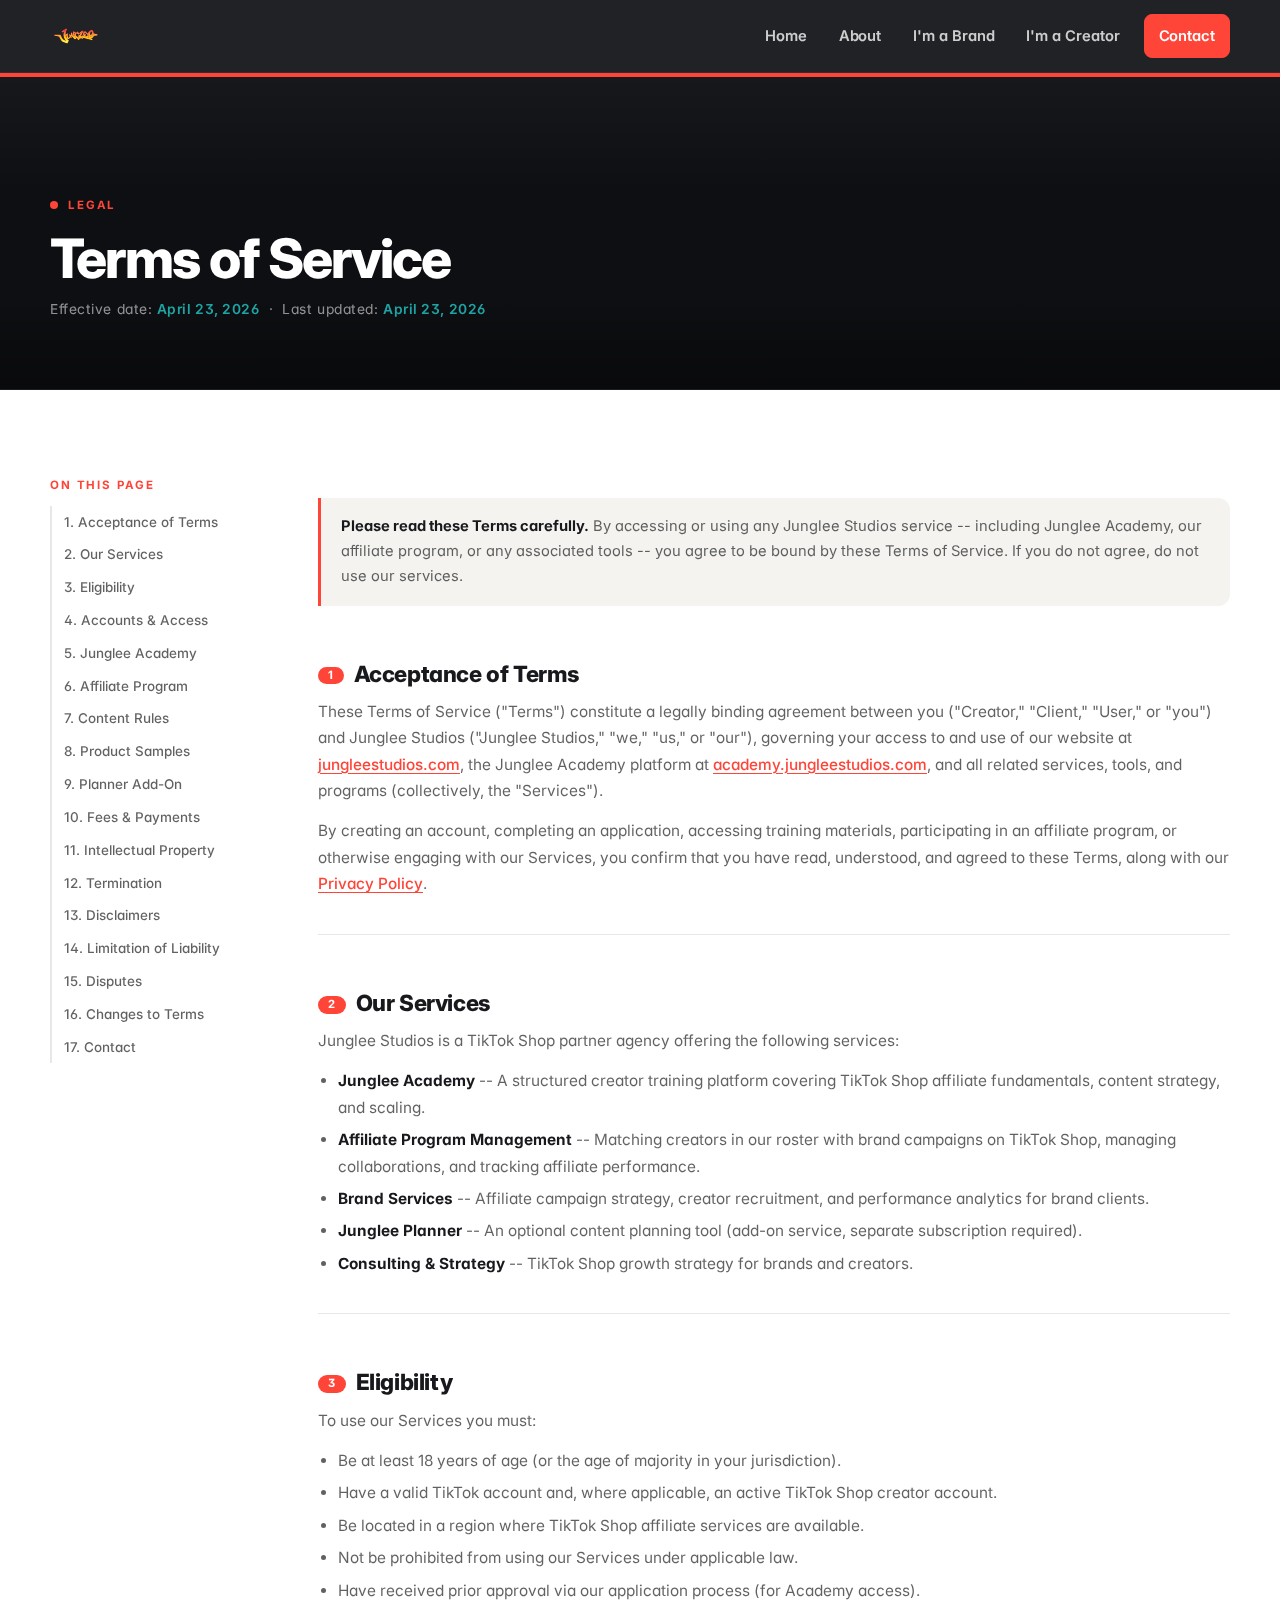
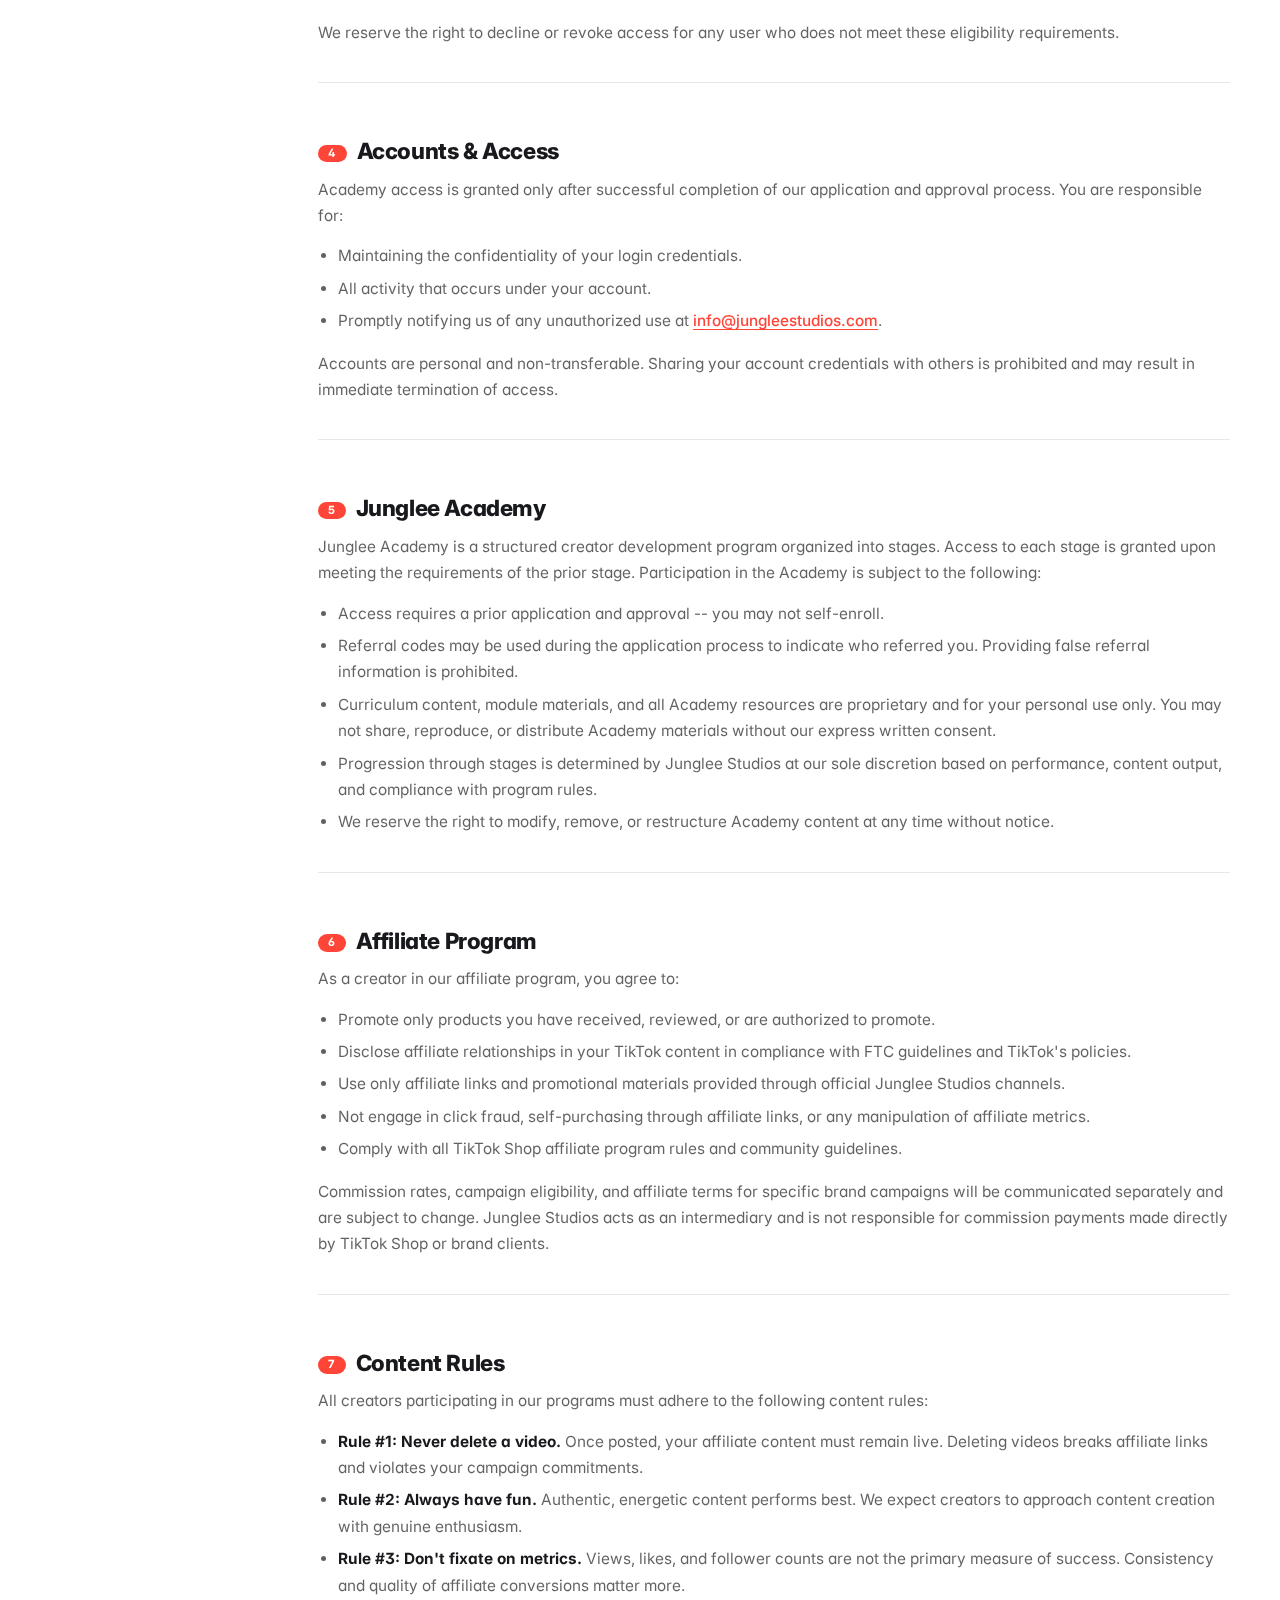
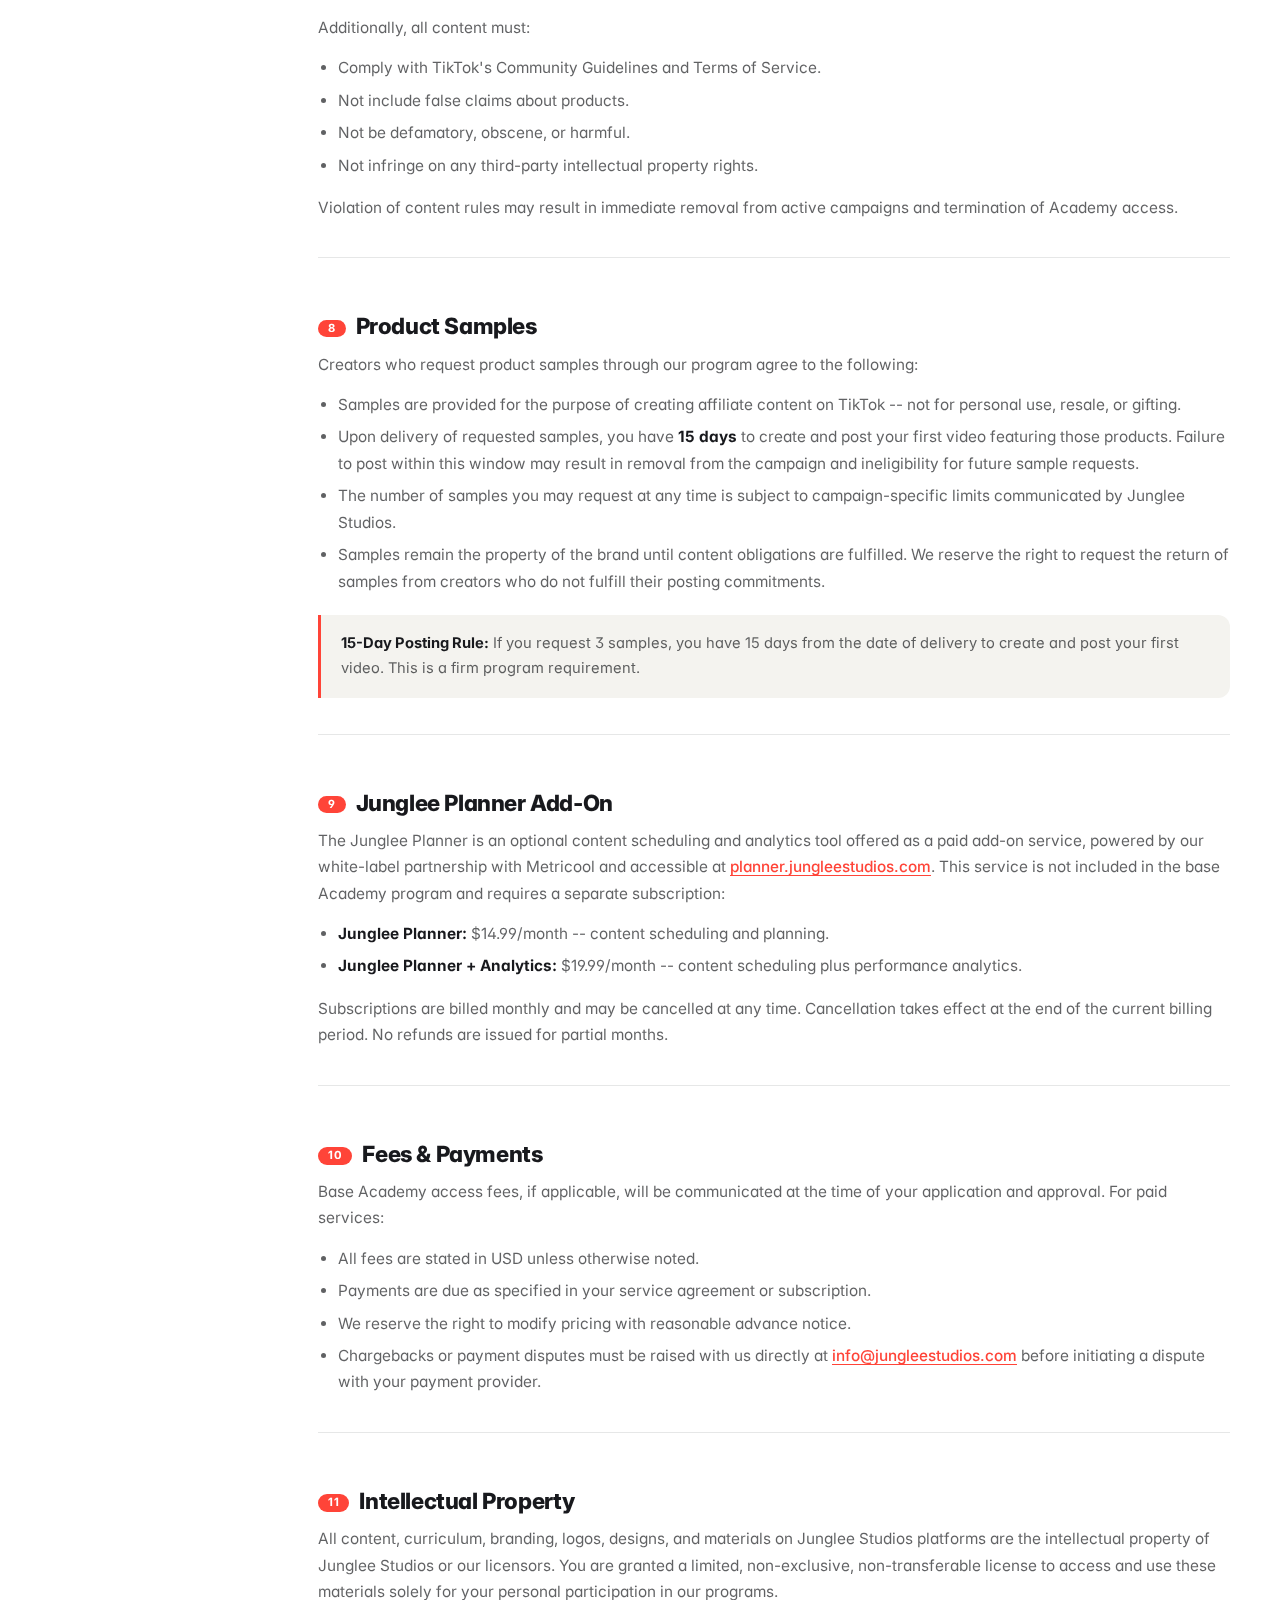
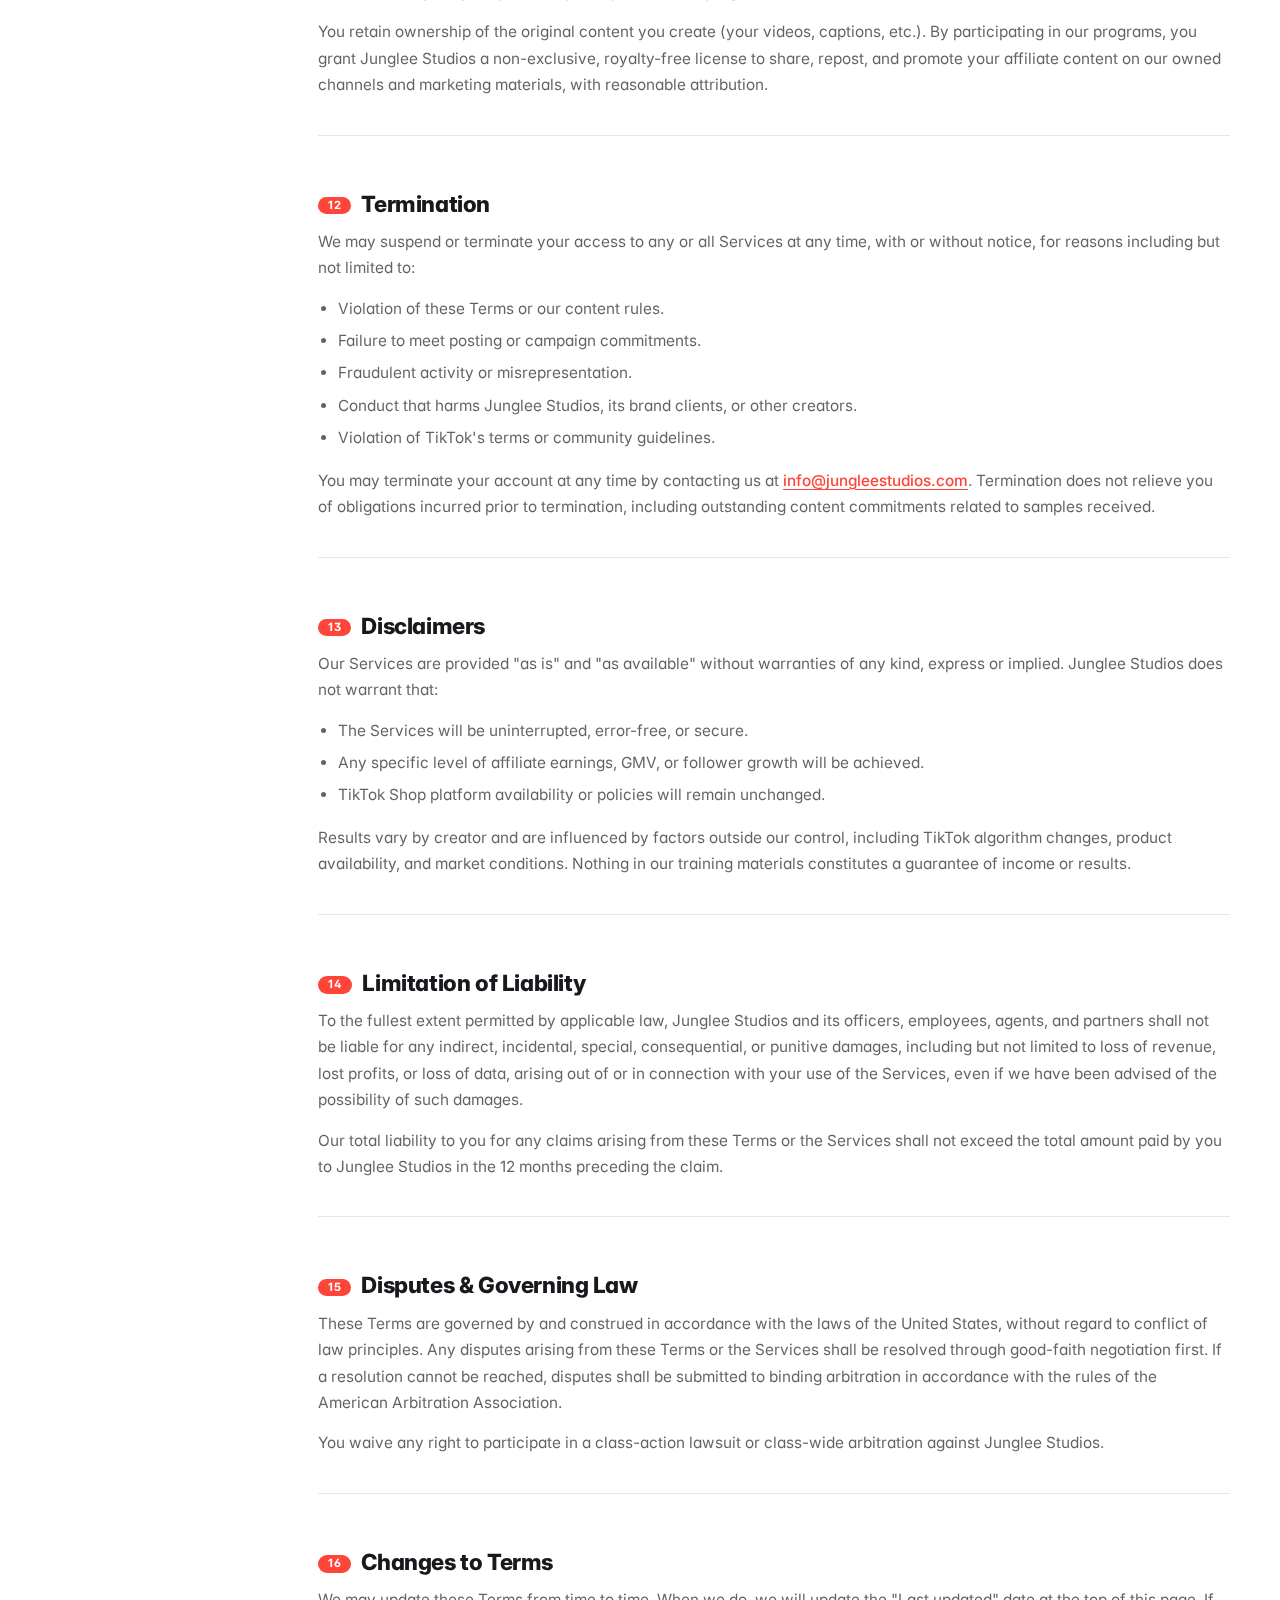
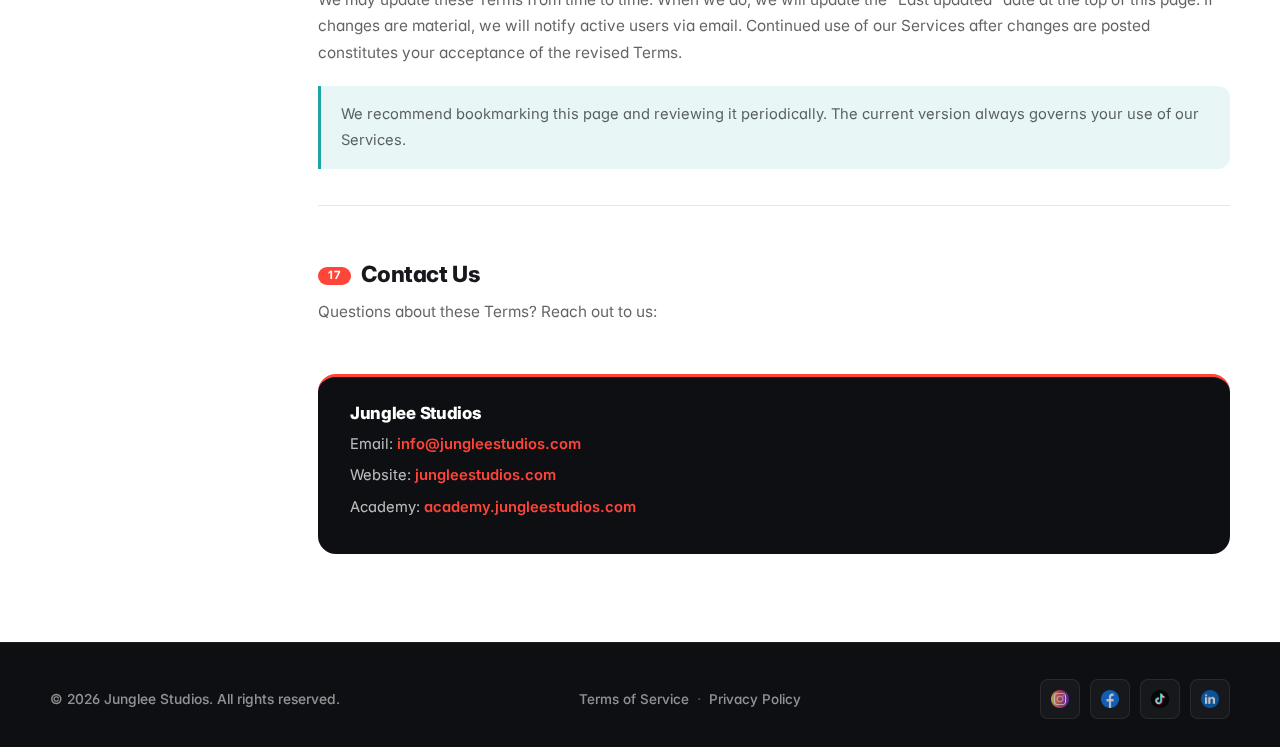
<file: terms.html>
<!doctype html>
<html lang="en">
<head>
  <meta charset="UTF-8" />
  <meta name="viewport" content="width=device-width, initial-scale=1.0" />
  <title>Terms of Service | Junglee Studios</title>
  <meta name="description" content="Terms of Service for Junglee Studios -- governing use of the Junglee Academy, affiliate program, and all related services." />
  <link rel="canonical" href="https://jungleestudios.com/terms" />
  <meta name="robots" content="index, follow" />

  <meta property="og:type" content="website" />
  <meta property="og:site_name" content="Junglee Studios" />
  <meta property="og:title" content="Terms of Service | Junglee Studios" />
  <meta property="og:url" content="https://jungleestudios.com/terms" />
  <meta property="og:image" content="https://www.jungleestudios.com/assets/logos/assets/og-image.png" />

  <link rel="icon" href="/favicon.ico" sizes="any" />
  <link rel="icon" type="image/png" sizes="32x32" href="/favicon-32x32.png" />
  <link rel="icon" type="image/png" sizes="16x16" href="/favicon-16x16.png" />
  <link rel="apple-touch-icon" sizes="180x180" href="/apple-touch-icon.png" />

  <link rel="preconnect" href="https://fonts.googleapis.com">
  <link rel="preconnect" href="https://fonts.gstatic.com" crossorigin>
  <link href="https://fonts.googleapis.com/css2?family=Inter:wght@400;500;600;700;800;900&display=swap" rel="stylesheet">
  <link rel="stylesheet" href="/styles/base.css" />
  <script src="/partials/loader.js" defer></script>

  <style>
    /* Legal pages — new design system: coral CTA, teal data, charcoal surfaces, Inter type. */
    .legal-hero {
      background: var(--color-charcoal);
      padding: clamp(72px, 10vw, 120px) 0 clamp(40px, 6vw, 72px);
      position: relative;
      overflow: hidden;
      border-bottom: 1px solid rgba(255,255,255,0.06);
    }
    .legal-hero::before {
      content: "";
      position: absolute;
      top: 0; left: 0; right: 0;
      height: 4px;
      background: var(--color-coral);
      pointer-events: none;
      z-index: 1;
    }
    .legal-hero::after {
      content: "";
      position: absolute;
      inset: 0;
      background:
        linear-gradient(180deg, rgba(255,255,255,0.04) 0%, transparent 38%),
        linear-gradient(180deg, transparent 70%, rgba(0,0,0,0.35) 100%);
      pointer-events: none;
      z-index: 0;
    }
    .legal-hero .container { position: relative; z-index: 2; }
    .legal-hero .kicker { color: var(--color-coral); margin-bottom: 18px; }
    .legal-hero h1 {
      font-family: var(--font-display);
      font-size: clamp(2.2rem, 4.6vw, 3.4rem);
      font-weight: 800;
      letter-spacing: -0.035em;
      line-height: 1.04;
      color: var(--color-white);
      margin: 0 0 14px;
    }
    .legal-hero .updated {
      color: rgba(255,255,255,0.55);
      font-size: 0.86rem;
      font-family: var(--font-mono);
      letter-spacing: 0.04em;
      margin: 0;
    }
    .legal-hero .updated span {
      color: var(--color-teal);
      font-weight: 600;
    }

    .legal-body {
      background: var(--color-white);
      padding: clamp(48px, 7vw, 88px) 0;
    }
    .legal-layout {
      display: grid;
      grid-template-columns: 220px 1fr;
      gap: 48px;
      align-items: start;
    }

    /* Sticky TOC */
    .legal-toc { position: sticky; top: 88px; }
    .legal-toc-title {
      font-family: var(--font-mono);
      font-size: 0.72rem;
      font-weight: 700;
      letter-spacing: 0.16em;
      text-transform: uppercase;
      color: var(--color-coral);
      margin: 0 0 14px;
    }
    .legal-toc a {
      display: block;
      font-size: 0.84rem;
      font-weight: 500;
      color: var(--color-text-secondary);
      text-decoration: none;
      padding: 7px 0 7px 12px;
      border-left: 2px solid var(--color-border);
      transition: color .2s ease, border-color .2s ease;
      line-height: 1.4;
    }
    .legal-toc a:hover {
      color: var(--color-coral);
      border-left-color: var(--color-coral);
    }

    /* Content */
    .legal-content h2 {
      font-family: var(--font-display);
      font-size: clamp(1.2rem, 1.8vw, 1.4rem);
      font-weight: 800;
      letter-spacing: -0.018em;
      color: var(--color-ink);
      margin: 48px 0 14px;
      padding-top: 8px;
    }
    .legal-content h2:first-child { margin-top: 0; }
    .legal-content h2 .num {
      display: inline-block;
      background: var(--color-coral);
      color: var(--color-white);
      font-family: var(--font-mono);
      font-size: 0.7rem;
      font-weight: 700;
      border-radius: var(--radius-pill);
      padding: 3px 10px;
      margin-right: 10px;
      vertical-align: middle;
      letter-spacing: 0.06em;
    }
    .legal-content p {
      font-size: 0.96rem;
      line-height: 1.72;
      color: var(--color-text-secondary);
      margin: 0 0 14px;
    }
    .legal-content ul {
      margin: 0 0 16px 0;
      padding-left: 20px;
    }
    .legal-content ul li {
      font-size: 0.96rem;
      line-height: 1.72;
      color: var(--color-text-secondary);
      margin-bottom: 6px;
    }
    .legal-content strong { color: var(--color-ink); }
    .legal-content a {
      color: var(--color-coral);
      text-decoration: underline;
      text-underline-offset: 3px;
      font-weight: 500;
    }
    .legal-content a:hover { color: var(--color-coral-700); }

    .legal-divider {
      border: none;
      border-top: 1px solid var(--color-border);
      margin: 36px 0;
    }

    .legal-callout {
      background: var(--color-smoke);
      border-left: 3px solid var(--color-coral);
      border-radius: 0 var(--radius-md) var(--radius-md) 0;
      padding: 16px 20px;
      margin: 20px 0;
    }
    .legal-callout p { margin: 0; font-size: 0.92rem; color: var(--color-text-secondary); }
    .legal-callout strong { color: var(--color-ink); }

    .legal-cyan-callout {
      background: var(--color-teal-100);
      border-left: 3px solid var(--color-teal);
      border-radius: 0 var(--radius-md) var(--radius-md) 0;
      padding: 16px 20px;
      margin: 20px 0;
    }
    .legal-cyan-callout p { margin: 0; font-size: 0.92rem; color: var(--color-text-secondary); }

    .contact-card {
      background: var(--color-charcoal);
      border-radius: var(--radius-lg);
      padding: 28px 32px;
      margin-top: 48px;
      border-top: 3px solid var(--color-coral);
    }
    .contact-card h3 {
      font-family: var(--font-display);
      font-size: 1.05rem;
      font-weight: 800;
      color: var(--color-white);
      margin: 0 0 10px;
      letter-spacing: -0.018em;
    }
    .contact-card p {
      font-size: 0.92rem;
      color: rgba(255,255,255,0.72);
      margin: 0 0 6px;
    }
    .contact-card a {
      color: var(--color-coral);
      text-decoration: none;
      font-weight: 600;
    }
    .contact-card a:hover { text-decoration: underline; }

    @media (max-width: 768px) {
      .legal-layout { grid-template-columns: 1fr; }
      .legal-toc { display: none; }
    }
  </style>
</head>
<body data-page="legal">

<header id="site-header">
<div class="container">
  <nav class="nav" aria-label="Primary navigation">
    <a class="brand" href="/" aria-label="Junglee Studios home">
      <img src="/assets/logos/Untitled%20(14).png" alt="Junglee Studios" class="logo" width="1918" height="729" />
    </a>
    <div class="navlinks" role="navigation">
      <a href="/" data-page="home">Home</a>
      <a href="/about-junglee.html" data-page="about">About</a>
      <a href="/brands" data-page="brands">Brands</a>
      <a href="/creators" data-page="creators">Creators</a>
      <a href="https://academy.jungleestudios.com/" target="_blank" rel="noopener noreferrer">Academy</a>
      <a class="btn primary" href="https://calendar.app.google/wNeddQ4QkH4hKmYS8" target="_blank" rel="noopener noreferrer">Book a Strategy Call</a>
    </div>
    <button class="menu" id="menuBtn" aria-label="Open menu" aria-expanded="false" aria-controls="mobilePanel"><span></span></button>
  </nav>
  <div class="mobile-panel" id="mobilePanel">
    <a href="/" data-page="home">Home</a>
    <a href="/about-junglee.html" data-page="about">About</a>
    <a href="/brands" data-page="brands">Brands</a>
    <a href="/creators" data-page="creators">Creators</a>
    <a href="https://academy.jungleestudios.com/" target="_blank" rel="noopener noreferrer">Academy</a>
    <div class="mobile-cta">
      <a class="btn primary" href="https://calendar.app.google/wNeddQ4QkH4hKmYS8" target="_blank" rel="noopener noreferrer">Book a Strategy Call</a>
    </div>
  </div>
</div>
</header>

<section class="legal-hero">
  <div class="container">
    <div class="kicker"><i></i> Legal</div>
    <h1>Terms of Service</h1>
    <p class="updated">Effective date: <span>April 23, 2026</span> &nbsp;&middot;&nbsp; Last updated: <span>April 23, 2026</span></p>
  </div>
</section>

<section class="legal-body">
  <div class="container">
    <div class="legal-layout">

      <!-- Sticky TOC -->
      <aside class="legal-toc">
        <p class="legal-toc-title">On this page</p>
        <a href="#acceptance">1. Acceptance of Terms</a>
        <a href="#services">2. Our Services</a>
        <a href="#eligibility">3. Eligibility</a>
        <a href="#accounts">4. Accounts & Access</a>
        <a href="#academy">5. Junglee Academy</a>
        <a href="#affiliate">6. Affiliate Program</a>
        <a href="#content">7. Content Rules</a>
        <a href="#samples">8. Product Samples</a>
        <a href="#planner">9. Planner Add-On</a>
        <a href="#fees">10. Fees & Payments</a>
        <a href="#ip">11. Intellectual Property</a>
        <a href="#termination">12. Termination</a>
        <a href="#disclaimer">13. Disclaimers</a>
        <a href="#liability">14. Limitation of Liability</a>
        <a href="#disputes">15. Disputes</a>
        <a href="#changes">16. Changes to Terms</a>
        <a href="#contact">17. Contact</a>
      </aside>

      <!-- Main content -->
      <div class="legal-content">

        <div class="legal-callout">
          <p><strong>Please read these Terms carefully.</strong> By accessing or using any Junglee Studios service -- including Junglee Academy, our affiliate program, or any associated tools -- you agree to be bound by these Terms of Service. If you do not agree, do not use our services.</p>
        </div>

        <h2 id="acceptance"><span class="num">1</span>Acceptance of Terms</h2>
        <p>These Terms of Service ("Terms") constitute a legally binding agreement between you ("Creator," "Client," "User," or "you") and Junglee Studios ("Junglee Studios," "we," "us," or "our"), governing your access to and use of our website at <a href="https://jungleestudios.com">jungleestudios.com</a>, the Junglee Academy platform at <a href="https://academy.jungleestudios.com">academy.jungleestudios.com</a>, and all related services, tools, and programs (collectively, the "Services").</p>
        <p>By creating an account, completing an application, accessing training materials, participating in an affiliate program, or otherwise engaging with our Services, you confirm that you have read, understood, and agreed to these Terms, along with our <a href="/privacy">Privacy Policy</a>.</p>

        <hr class="legal-divider" />

        <h2 id="services"><span class="num">2</span>Our Services</h2>
        <p>Junglee Studios is a TikTok Shop partner agency offering the following services:</p>
        <ul>
          <li><strong>Junglee Academy</strong> -- A structured creator training platform covering TikTok Shop affiliate fundamentals, content strategy, and scaling.</li>
          <li><strong>Affiliate Program Management</strong> -- Matching creators in our roster with brand campaigns on TikTok Shop, managing collaborations, and tracking affiliate performance.</li>
          <li><strong>Brand Services</strong> -- Affiliate campaign strategy, creator recruitment, and performance analytics for brand clients.</li>
          <li><strong>Junglee Planner</strong> -- An optional content planning tool (add-on service, separate subscription required).</li>
          <li><strong>Consulting & Strategy</strong> -- TikTok Shop growth strategy for brands and creators.</li>
        </ul>

        <hr class="legal-divider" />

        <h2 id="eligibility"><span class="num">3</span>Eligibility</h2>
        <p>To use our Services you must:</p>
        <ul>
          <li>Be at least 18 years of age (or the age of majority in your jurisdiction).</li>
          <li>Have a valid TikTok account and, where applicable, an active TikTok Shop creator account.</li>
          <li>Be located in a region where TikTok Shop affiliate services are available.</li>
          <li>Not be prohibited from using our Services under applicable law.</li>
          <li>Have received prior approval via our application process (for Academy access).</li>
        </ul>
        <p>We reserve the right to decline or revoke access for any user who does not meet these eligibility requirements.</p>

        <hr class="legal-divider" />

        <h2 id="accounts"><span class="num">4</span>Accounts & Access</h2>
        <p>Academy access is granted only after successful completion of our application and approval process. You are responsible for:</p>
        <ul>
          <li>Maintaining the confidentiality of your login credentials.</li>
          <li>All activity that occurs under your account.</li>
          <li>Promptly notifying us of any unauthorized use at <a href="mailto:info@jungleestudios.com">info@jungleestudios.com</a>.</li>
        </ul>
        <p>Accounts are personal and non-transferable. Sharing your account credentials with others is prohibited and may result in immediate termination of access.</p>

        <hr class="legal-divider" />

        <h2 id="academy"><span class="num">5</span>Junglee Academy</h2>
        <p>Junglee Academy is a structured creator development program organized into stages. Access to each stage is granted upon meeting the requirements of the prior stage. Participation in the Academy is subject to the following:</p>
        <ul>
          <li>Access requires a prior application and approval -- you may not self-enroll.</li>
          <li>Referral codes may be used during the application process to indicate who referred you. Providing false referral information is prohibited.</li>
          <li>Curriculum content, module materials, and all Academy resources are proprietary and for your personal use only. You may not share, reproduce, or distribute Academy materials without our express written consent.</li>
          <li>Progression through stages is determined by Junglee Studios at our sole discretion based on performance, content output, and compliance with program rules.</li>
          <li>We reserve the right to modify, remove, or restructure Academy content at any time without notice.</li>
        </ul>

        <hr class="legal-divider" />

        <h2 id="affiliate"><span class="num">6</span>Affiliate Program</h2>
        <p>As a creator in our affiliate program, you agree to:</p>
        <ul>
          <li>Promote only products you have received, reviewed, or are authorized to promote.</li>
          <li>Disclose affiliate relationships in your TikTok content in compliance with FTC guidelines and TikTok's policies.</li>
          <li>Use only affiliate links and promotional materials provided through official Junglee Studios channels.</li>
          <li>Not engage in click fraud, self-purchasing through affiliate links, or any manipulation of affiliate metrics.</li>
          <li>Comply with all TikTok Shop affiliate program rules and community guidelines.</li>
        </ul>
        <p>Commission rates, campaign eligibility, and affiliate terms for specific brand campaigns will be communicated separately and are subject to change. Junglee Studios acts as an intermediary and is not responsible for commission payments made directly by TikTok Shop or brand clients.</p>

        <hr class="legal-divider" />

        <h2 id="content"><span class="num">7</span>Content Rules</h2>
        <p>All creators participating in our programs must adhere to the following content rules:</p>
        <ul>
          <li><strong>Rule #1: Never delete a video.</strong> Once posted, your affiliate content must remain live. Deleting videos breaks affiliate links and violates your campaign commitments.</li>
          <li><strong>Rule #2: Always have fun.</strong> Authentic, energetic content performs best. We expect creators to approach content creation with genuine enthusiasm.</li>
          <li><strong>Rule #3: Don't fixate on metrics.</strong> Views, likes, and follower counts are not the primary measure of success. Consistency and quality of affiliate conversions matter more.</li>
        </ul>
        <p>Additionally, all content must:</p>
        <ul>
          <li>Comply with TikTok's Community Guidelines and Terms of Service.</li>
          <li>Not include false claims about products.</li>
          <li>Not be defamatory, obscene, or harmful.</li>
          <li>Not infringe on any third-party intellectual property rights.</li>
        </ul>
        <p>Violation of content rules may result in immediate removal from active campaigns and termination of Academy access.</p>

        <hr class="legal-divider" />

        <h2 id="samples"><span class="num">8</span>Product Samples</h2>
        <p>Creators who request product samples through our program agree to the following:</p>
        <ul>
          <li>Samples are provided for the purpose of creating affiliate content on TikTok -- not for personal use, resale, or gifting.</li>
          <li>Upon delivery of requested samples, you have <strong>15 days</strong> to create and post your first video featuring those products. Failure to post within this window may result in removal from the campaign and ineligibility for future sample requests.</li>
          <li>The number of samples you may request at any time is subject to campaign-specific limits communicated by Junglee Studios.</li>
          <li>Samples remain the property of the brand until content obligations are fulfilled. We reserve the right to request the return of samples from creators who do not fulfill their posting commitments.</li>
        </ul>

        <div class="legal-callout">
          <p><strong>15-Day Posting Rule:</strong> If you request 3 samples, you have 15 days from the date of delivery to create and post your first video. This is a firm program requirement.</p>
        </div>

        <hr class="legal-divider" />

        <h2 id="planner"><span class="num">9</span>Junglee Planner Add-On</h2>
        <p>The Junglee Planner is an optional content scheduling and analytics tool offered as a paid add-on service, powered by our white-label partnership with Metricool and accessible at <a href="https://planner.jungleestudios.com">planner.jungleestudios.com</a>. This service is not included in the base Academy program and requires a separate subscription:</p>
        <ul>
          <li><strong>Junglee Planner:</strong> $14.99/month -- content scheduling and planning.</li>
          <li><strong>Junglee Planner + Analytics:</strong> $19.99/month -- content scheduling plus performance analytics.</li>
        </ul>
        <p>Subscriptions are billed monthly and may be cancelled at any time. Cancellation takes effect at the end of the current billing period. No refunds are issued for partial months.</p>

        <hr class="legal-divider" />

        <h2 id="fees"><span class="num">10</span>Fees & Payments</h2>
        <p>Base Academy access fees, if applicable, will be communicated at the time of your application and approval. For paid services:</p>
        <ul>
          <li>All fees are stated in USD unless otherwise noted.</li>
          <li>Payments are due as specified in your service agreement or subscription.</li>
          <li>We reserve the right to modify pricing with reasonable advance notice.</li>
          <li>Chargebacks or payment disputes must be raised with us directly at <a href="mailto:info@jungleestudios.com">info@jungleestudios.com</a> before initiating a dispute with your payment provider.</li>
        </ul>

        <hr class="legal-divider" />

        <h2 id="ip"><span class="num">11</span>Intellectual Property</h2>
        <p>All content, curriculum, branding, logos, designs, and materials on Junglee Studios platforms are the intellectual property of Junglee Studios or our licensors. You are granted a limited, non-exclusive, non-transferable license to access and use these materials solely for your personal participation in our programs.</p>
        <p>You retain ownership of the original content you create (your videos, captions, etc.). By participating in our programs, you grant Junglee Studios a non-exclusive, royalty-free license to share, repost, and promote your affiliate content on our owned channels and marketing materials, with reasonable attribution.</p>

        <hr class="legal-divider" />

        <h2 id="termination"><span class="num">12</span>Termination</h2>
        <p>We may suspend or terminate your access to any or all Services at any time, with or without notice, for reasons including but not limited to:</p>
        <ul>
          <li>Violation of these Terms or our content rules.</li>
          <li>Failure to meet posting or campaign commitments.</li>
          <li>Fraudulent activity or misrepresentation.</li>
          <li>Conduct that harms Junglee Studios, its brand clients, or other creators.</li>
          <li>Violation of TikTok's terms or community guidelines.</li>
        </ul>
        <p>You may terminate your account at any time by contacting us at <a href="mailto:info@jungleestudios.com">info@jungleestudios.com</a>. Termination does not relieve you of obligations incurred prior to termination, including outstanding content commitments related to samples received.</p>

        <hr class="legal-divider" />

        <h2 id="disclaimer"><span class="num">13</span>Disclaimers</h2>
        <p>Our Services are provided "as is" and "as available" without warranties of any kind, express or implied. Junglee Studios does not warrant that:</p>
        <ul>
          <li>The Services will be uninterrupted, error-free, or secure.</li>
          <li>Any specific level of affiliate earnings, GMV, or follower growth will be achieved.</li>
          <li>TikTok Shop platform availability or policies will remain unchanged.</li>
        </ul>
        <p>Results vary by creator and are influenced by factors outside our control, including TikTok algorithm changes, product availability, and market conditions. Nothing in our training materials constitutes a guarantee of income or results.</p>

        <hr class="legal-divider" />

        <h2 id="liability"><span class="num">14</span>Limitation of Liability</h2>
        <p>To the fullest extent permitted by applicable law, Junglee Studios and its officers, employees, agents, and partners shall not be liable for any indirect, incidental, special, consequential, or punitive damages, including but not limited to loss of revenue, lost profits, or loss of data, arising out of or in connection with your use of the Services, even if we have been advised of the possibility of such damages.</p>
        <p>Our total liability to you for any claims arising from these Terms or the Services shall not exceed the total amount paid by you to Junglee Studios in the 12 months preceding the claim.</p>

        <hr class="legal-divider" />

        <h2 id="disputes"><span class="num">15</span>Disputes & Governing Law</h2>
        <p>These Terms are governed by and construed in accordance with the laws of the United States, without regard to conflict of law principles. Any disputes arising from these Terms or the Services shall be resolved through good-faith negotiation first. If a resolution cannot be reached, disputes shall be submitted to binding arbitration in accordance with the rules of the American Arbitration Association.</p>
        <p>You waive any right to participate in a class-action lawsuit or class-wide arbitration against Junglee Studios.</p>

        <hr class="legal-divider" />

        <h2 id="changes"><span class="num">16</span>Changes to Terms</h2>
        <p>We may update these Terms from time to time. When we do, we will update the "Last updated" date at the top of this page. If changes are material, we will notify active users via email. Continued use of our Services after changes are posted constitutes your acceptance of the revised Terms.</p>

        <div class="legal-cyan-callout">
          <p>We recommend bookmarking this page and reviewing it periodically. The current version always governs your use of our Services.</p>
        </div>

        <hr class="legal-divider" />

        <h2 id="contact"><span class="num">17</span>Contact Us</h2>
        <p>Questions about these Terms? Reach out to us:</p>

        <div class="contact-card">
          <h3>Junglee Studios</h3>
          <p>Email: <a href="mailto:info@jungleestudios.com">info@jungleestudios.com</a></p>
          <p>Website: <a href="https://jungleestudios.com">jungleestudios.com</a></p>
          <p>Academy: <a href="https://academy.jungleestudios.com">academy.jungleestudios.com</a></p>
        </div>

      </div><!-- /.legal-content -->
    </div><!-- /.legal-layout -->
  </div><!-- /.container -->
</section>

<footer id="site-footer">
<div class="container">
  <div class="foot">
    <a class="foot-brand" href="/" aria-label="Junglee Studios home">
      <img src="/assets/logos/Untitled%20(14).png" alt="Junglee Studios" width="1918" height="729" />
    </a>
    <div class="fine">&copy; <span id="year"></span> Junglee Studios. All rights reserved.</div>
    <div class="foot-legal">
      <a href="/terms">Terms of Service</a>
      <span class="foot-sep">&middot;</span>
      <a href="/privacy">Privacy Policy</a>
    </div>
    <div class="social" aria-label="Social links">
      <a class="icon" href="https://www.instagram.com/jungleestudios/" target="_blank" rel="noreferrer" aria-label="Instagram">
        <svg viewBox="0 0 24 24" width="22" height="22" aria-hidden="true" focusable="false"><path fill="currentColor" d="M12 2.2c3.2 0 3.6 0 4.85.07 1.17.05 1.8.25 2.23.42.56.22.96.48 1.38.9.42.42.68.82.9 1.38.17.42.37 1.06.42 2.23.06 1.26.07 1.64.07 4.84s0 3.58-.07 4.84c-.05 1.17-.25 1.8-.42 2.23-.22.56-.48.96-.9 1.38-.42.42-.82.68-1.38.9-.42.17-1.06.37-2.23.42-1.26.06-1.64.07-4.84.07s-3.58 0-4.84-.07c-1.17-.05-1.8-.25-2.23-.42-.56-.22-.96-.48-1.38-.9-.42-.42-.68-.82-.9-1.38-.17-.42-.37-1.06-.42-2.23C2.2 15.6 2.2 15.2 2.2 12s0-3.58.07-4.84c.05-1.17.25-1.8.42-2.23.22-.56.48-.96.9-1.38.42-.42.82-.68 1.38-.9.42-.17 1.06-.37 2.23-.42C8.4 2.2 8.8 2.2 12 2.2zm0 1.95c-3.15 0-3.52 0-4.76.07-1.07.05-1.65.23-2.04.38-.51.2-.88.44-1.27.83-.39.39-.63.76-.83 1.27-.15.39-.33.97-.38 2.04C2.65 9.93 2.65 10.3 2.65 12c0 1.7 0 2.07.07 3.31.05 1.07.23 1.65.38 2.04.2.51.44.88.83 1.27.39.39.76.63 1.27.83.39.15.97.33 2.04.38 1.24.06 1.61.07 4.76.07s3.52 0 4.76-.07c1.07-.05 1.65-.23 2.04-.38.51-.2.88-.44 1.27-.83.39-.39.63-.76.83-1.27.15-.39.33-.97.38-2.04.06-1.24.07-1.61.07-3.31s0-2.07-.07-3.31c-.05-1.07-.23-1.65-.38-2.04-.2-.51-.44-.88-.83-1.27-.39-.39-.76-.63-1.27-.83-.39-.15-.97-.33-2.04-.38C15.52 4.15 15.15 4.15 12 4.15zm0 3.32a4.53 4.53 0 1 1 0 9.06 4.53 4.53 0 0 1 0-9.06zm0 1.95a2.58 2.58 0 1 0 0 5.16 2.58 2.58 0 0 0 0-5.16zm5.78-2.16a1.06 1.06 0 1 1-2.12 0 1.06 1.06 0 0 1 2.12 0z"/></svg>
      </a>
      <a class="icon" href="https://www.facebook.com/JungleeStudios/" target="_blank" rel="noreferrer" aria-label="Facebook">
        <svg viewBox="0 0 24 24" width="22" height="22" aria-hidden="true" focusable="false"><path fill="currentColor" d="M13.5 21.95v-8.7h2.92l.44-3.4h-3.36V7.68c0-.98.27-1.65 1.68-1.65h1.8V2.99c-.31-.04-1.38-.13-2.62-.13-2.6 0-4.38 1.59-4.38 4.5v2.5H6.92v3.4h3.06v8.7h3.52z"/></svg>
      </a>
      <a class="icon" href="https://www.tiktok.com/@jungleestudios" target="_blank" rel="noreferrer" aria-label="TikTok">
        <svg viewBox="0 0 24 24" width="22" height="22" aria-hidden="true" focusable="false"><path fill="currentColor" d="M19.59 6.69a4.83 4.83 0 0 1-3.77-4.25V2h-3.45v13.67a2.89 2.89 0 0 1-5.2 1.74 2.89 2.89 0 0 1 2.31-4.64 2.93 2.93 0 0 1 .88.13V9.4a6.84 6.84 0 0 0-1-.05A6.33 6.33 0 0 0 5.8 20.1a6.34 6.34 0 0 0 10.86-4.43V8.69a8.16 8.16 0 0 0 4.77 1.52V6.76a4.85 4.85 0 0 1-1.84-.07z"/></svg>
      </a>
      <a class="icon" href="https://www.linkedin.com/in/jatinjtpatel" target="_blank" rel="noreferrer" aria-label="LinkedIn">
        <svg viewBox="0 0 24 24" width="22" height="22" aria-hidden="true" focusable="false"><path fill="currentColor" d="M20.45 20.45h-3.55v-5.57c0-1.33-.03-3.04-1.85-3.04-1.85 0-2.13 1.45-2.13 2.94v5.67H9.36V9h3.41v1.56h.05c.48-.9 1.64-1.85 3.37-1.85 3.61 0 4.27 2.37 4.27 5.46v6.28zM5.34 7.43a2.06 2.06 0 1 1 0-4.12 2.06 2.06 0 0 1 0 4.12zM7.12 20.45H3.56V9h3.56v11.45zM22.22 0H1.77C.79 0 0 .77 0 1.72v20.55C0 23.23.79 24 1.77 24h20.45C23.21 24 24 23.23 24 22.27V1.72C24 .77 23.21 0 22.22 0z"/></svg>
      </a>
    </div>
  </div>
</div>
</footer>

</body>
</html>
</file>
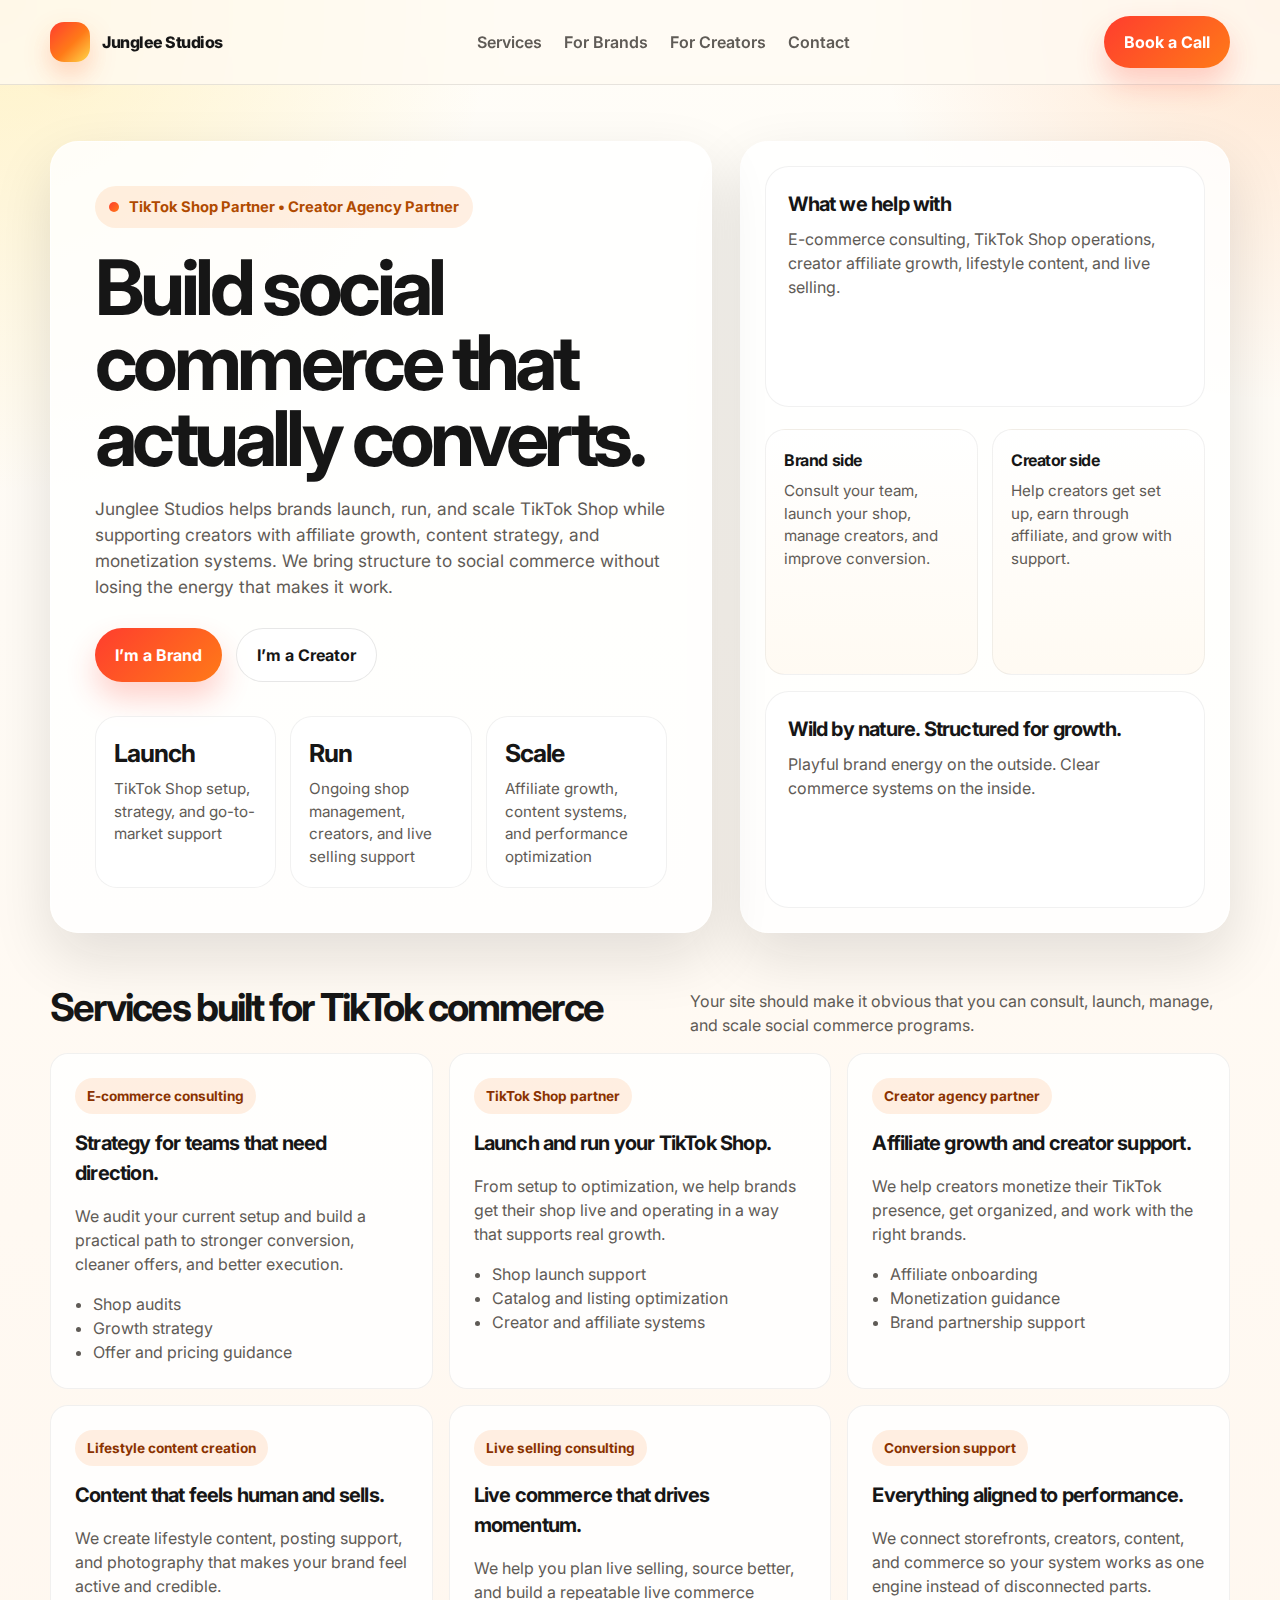
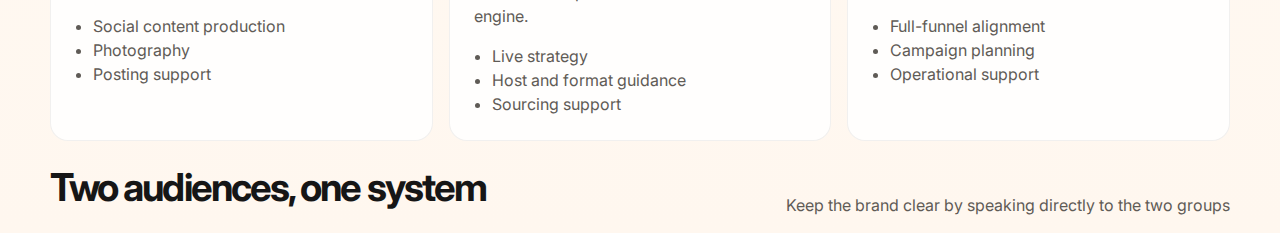
<file: test.html>
<!DOCTYPE html>
<html lang="en">
<head>
  <meta charset="UTF-8" />
  <meta name="viewport" content="width=device-width, initial-scale=1.0" />
  <title>Junglee Studios — TikTok Shop Growth & Creator Commerce</title>
  <meta name="description" content="Junglee Studios helps brands launch and scale TikTok Shop, grow creator affiliate programs, and build social commerce that converts." />
  <link rel="preconnect" href="https://fonts.googleapis.com">
  <link rel="preconnect" href="https://fonts.gstatic.com" crossorigin>
  <link href="https://fonts.googleapis.com/css2?family=Inter:wght@400;500;600;700;800&display=swap" rel="stylesheet">
  <style>
    :root {
      --bg: #fffaf2;
      --surface: rgba(255, 255, 255, 0.82);
      --surface-strong: #ffffff;
      --text: #161616;
      --muted: #5f5b56;
      --line: rgba(22, 22, 22, 0.1);
      --orange: #ff7a18;
      --red: #ff3d2e;
      --yellow: #ffd84a;
      --shadow: 0 24px 60px rgba(17, 17, 17, 0.12);
      --radius: 28px;
      --radius-sm: 18px;
      --max: 1180px;
    }

    * { box-sizing: border-box; }
    html { scroll-behavior: smooth; }
    body {
      margin: 0;
      font-family: Inter, system-ui, -apple-system, BlinkMacSystemFont, "Segoe UI", sans-serif;
      background:
        radial-gradient(circle at top left, rgba(255, 216, 74, 0.28), transparent 22%),
        radial-gradient(circle at top right, rgba(255, 122, 24, 0.18), transparent 18%),
        linear-gradient(180deg, #fffdf8 0%, #fff7ef 100%);
      color: var(--text);
      line-height: 1.5;
    }

    a { color: inherit; text-decoration: none; }
    img { max-width: 100%; display: block; }

    .wrap {
      width: min(calc(100% - 32px), var(--max));
      margin: 0 auto;
    }

    .nav {
      position: sticky;
      top: 0;
      z-index: 20;
      backdrop-filter: blur(16px);
      background: rgba(255, 250, 242, 0.76);
      border-bottom: 1px solid var(--line);
    }

    .nav-inner {
      display: flex;
      align-items: center;
      justify-content: space-between;
      gap: 18px;
      padding: 16px 0;
    }

    .brand {
      display: flex;
      align-items: center;
      gap: 12px;
      font-weight: 800;
      letter-spacing: -0.03em;
    }

    .brand-mark {
      width: 40px;
      height: 40px;
      border-radius: 14px;
      background: linear-gradient(135deg, var(--red), var(--orange) 55%, var(--yellow));
      box-shadow: 0 12px 26px rgba(255, 90, 26, 0.25);
    }

    .nav-links {
      display: flex;
      align-items: center;
      gap: 22px;
      color: var(--muted);
      font-weight: 600;
    }

    .nav-links a:hover { color: var(--text); }

    .cta {
      display: inline-flex;
      align-items: center;
      justify-content: center;
      gap: 10px;
      padding: 14px 20px;
      border-radius: 999px;
      background: linear-gradient(135deg, var(--red), var(--orange));
      color: white;
      font-weight: 700;
      box-shadow: 0 16px 30px rgba(255, 61, 46, 0.24);
    }

    .hero {
      padding: 56px 0 28px;
    }

    .hero-grid {
      display: grid;
      grid-template-columns: 1.15fr 0.85fr;
      gap: 28px;
      align-items: stretch;
    }

    .card {
      background: var(--surface);
      border: 1px solid rgba(255, 255, 255, 0.8);
      border-radius: var(--radius);
      box-shadow: var(--shadow);
    }

    .hero-main {
      padding: 44px;
      position: relative;
      overflow: hidden;
    }

    .eyebrow {
      display: inline-flex;
      align-items: center;
      gap: 10px;
      padding: 10px 14px;
      border-radius: 999px;
      background: rgba(255, 122, 24, 0.12);
      color: #b04a00;
      font-weight: 700;
      font-size: 0.92rem;
      margin-bottom: 22px;
    }

    .eyebrow span {
      width: 10px;
      height: 10px;
      border-radius: 999px;
      background: linear-gradient(135deg, var(--red), var(--orange));
    }

    h1 {
      margin: 0;
      font-size: clamp(2.7rem, 6vw, 5.4rem);
      line-height: 0.98;
      letter-spacing: -0.06em;
      max-width: 11ch;
    }

    .lead {
      margin: 20px 0 0;
      max-width: 62ch;
      font-size: 1.08rem;
      color: var(--muted);
    }

    .hero-actions {
      display: flex;
      flex-wrap: wrap;
      gap: 14px;
      margin-top: 28px;
    }

    .ghost {
      display: inline-flex;
      align-items: center;
      justify-content: center;
      padding: 14px 20px;
      border-radius: 999px;
      border: 1px solid var(--line);
      background: rgba(255,255,255,0.72);
      font-weight: 700;
    }

    .metrics {
      display: grid;
      grid-template-columns: repeat(3, 1fr);
      gap: 14px;
      margin-top: 34px;
    }

    .metric {
      padding: 18px;
      border-radius: 22px;
      background: rgba(255,255,255,0.75);
      border: 1px solid rgba(22,22,22,0.06);
    }

    .metric strong {
      display: block;
      font-size: 1.55rem;
      letter-spacing: -0.04em;
    }

    .metric span {
      display: block;
      margin-top: 6px;
      color: var(--muted);
      font-size: 0.95rem;
    }

    .hero-side {
      padding: 24px;
      display: grid;
      gap: 16px;
    }

    .side-panel {
      padding: 22px;
      border-radius: 24px;
      background: var(--surface-strong);
      border: 1px solid rgba(22,22,22,0.06);
    }

    .side-panel h3 {
      margin: 0 0 8px;
      letter-spacing: -0.04em;
      font-size: 1.25rem;
    }

    .side-panel p {
      margin: 0;
      color: var(--muted);
    }

    .split {
      display: grid;
      grid-template-columns: repeat(2, 1fr);
      gap: 14px;
      margin-top: 6px;
    }

    .mini {
      padding: 18px;
      border-radius: 20px;
      background: linear-gradient(180deg, rgba(255,255,255,0.95), rgba(255,250,242,0.95));
      border: 1px solid rgba(22,22,22,0.06);
    }

    .mini h4 {
      margin: 0 0 8px;
      font-size: 1rem;
      letter-spacing: -0.03em;
    }

    .mini p {
      margin: 0;
      font-size: 0.95rem;
      color: var(--muted);
    }

    section {
      padding: 18px 0 0;
    }

    .section-title {
      display: flex;
      align-items: end;
      justify-content: space-between;
      gap: 18px;
      margin: 0 0 16px;
    }

    .section-title h2 {
      margin: 0;
      font-size: clamp(1.7rem, 3vw, 2.6rem);
      letter-spacing: -0.05em;
    }

    .section-title p {
      margin: 0;
      color: var(--muted);
      max-width: 54ch;
    }

    .services {
      display: grid;
      grid-template-columns: repeat(3, 1fr);
      gap: 16px;
    }

    .service {
      padding: 24px;
      border-radius: var(--radius-sm);
      background: rgba(255,255,255,0.84);
      border: 1px solid rgba(22,22,22,0.06);
      min-height: 220px;
    }

    .badge {
      display: inline-flex;
      margin-bottom: 14px;
      padding: 8px 12px;
      border-radius: 999px;
      font-size: 0.85rem;
      font-weight: 700;
      color: #8a3200;
      background: rgba(255, 122, 24, 0.12);
    }

    .service h3 {
      margin: 0 0 10px;
      font-size: 1.25rem;
      letter-spacing: -0.04em;
    }

    .service p, .service li {
      color: var(--muted);
    }

    .service ul {
      margin: 14px 0 0;
      padding-left: 18px;
    }

    .two-col {
      display: grid;
      grid-template-columns: repeat(2, 1fr);
      gap: 16px;
    }

    .audience {
      padding: 28px;
    }

    .audience h3 {
      margin: 0 0 10px;
      font-size: 1.4rem;
      letter-spacing: -0.04em;
    }

    .audience p {
      margin: 0 0 14px;
      color: var(--muted);
    }

    .audience ul {
      margin: 0;
      padding-left: 18px;
    }

    .cta-band {
      margin: 26px 0 48px;
      padding: 28px;
      border-radius: var(--radius);
      background: linear-gradient(135deg, rgba(255,61,46,0.98), rgba(255,122,24,0.98));
      color: white;
      box-shadow: 0 20px 40px rgba(255, 90, 26, 0.26);
    }

    .cta-band h2 {
      margin: 0 0 10px;
      letter-spacing: -0.05em;
      font-size: clamp(1.8rem, 4vw, 3rem);
    }

    .cta-band p {
      margin: 0 0 20px;
      max-width: 60ch;
      opacity: 0.95;
    }

    .cta-band .ghost {
      border: none;
      color: var(--text);
      background: #fff;
    }

    footer {
      padding: 10px 0 34px;
      color: var(--muted);
      font-size: 0.95rem;
    }

    @media (max-width: 920px) {
      .hero-grid, .services, .two-col {
        grid-template-columns: 1fr;
      }
      .metrics, .split {
        grid-template-columns: 1fr;
      }
      .nav-links {
        display: none;
      }
      .hero-main {
        padding: 28px;
      }
    }
  </style>
</head>
<body>
  <header class="nav">
    <div class="wrap nav-inner">
      <a class="brand" href="#top">
        <div class="brand-mark"></div>
        <div>Junglee Studios</div>
      </a>
      <nav class="nav-links">
        <a href="#services">Services</a>
        <a href="#brands">For Brands</a>
        <a href="#creators">For Creators</a>
        <a href="#contact">Contact</a>
      </nav>
      <a class="cta" href="#contact">Book a Call</a>
    </div>
  </header>

  <main id="top" class="wrap">
    <section class="hero">
      <div class="hero-grid">
        <div class="card hero-main">
          <div class="eyebrow"><span></span> TikTok Shop Partner • Creator Agency Partner</div>
          <h1>Build social commerce that actually converts.</h1>
          <p class="lead">
            Junglee Studios helps brands launch, run, and scale TikTok Shop while supporting creators
            with affiliate growth, content strategy, and monetization systems. We bring structure to
            social commerce without losing the energy that makes it work.
          </p>
          <div class="hero-actions">
            <a class="cta" href="#brands">I’m a Brand</a>
            <a class="ghost" href="#creators">I’m a Creator</a>
          </div>
          <div class="metrics">
            <div class="metric">
              <strong>Launch</strong>
              <span>TikTok Shop setup, strategy, and go-to-market support</span>
            </div>
            <div class="metric">
              <strong>Run</strong>
              <span>Ongoing shop management, creators, and live selling support</span>
            </div>
            <div class="metric">
              <strong>Scale</strong>
              <span>Affiliate growth, content systems, and performance optimization</span>
            </div>
          </div>
        </div>

        <aside class="card hero-side">
          <div class="side-panel">
            <h3>What we help with</h3>
            <p>E-commerce consulting, TikTok Shop operations, creator affiliate growth, lifestyle content, and live selling.</p>
          </div>
          <div class="split">
            <div class="mini">
              <h4>Brand side</h4>
              <p>Consult your team, launch your shop, manage creators, and improve conversion.</p>
            </div>
            <div class="mini">
              <h4>Creator side</h4>
              <p>Help creators get set up, earn through affiliate, and grow with support.</p>
            </div>
          </div>
          <div class="side-panel">
            <h3>Wild by nature. Structured for growth.</h3>
            <p>Playful brand energy on the outside. Clear commerce systems on the inside.</p>
          </div>
        </aside>
      </div>
    </section>

    <section id="services">
      <div class="section-title">
        <h2>Services built for TikTok commerce</h2>
        <p>Your site should make it obvious that you can consult, launch, manage, and scale social commerce programs.</p>
      </div>

      <div class="services">
        <article class="service">
          <div class="badge">E-commerce consulting</div>
          <h3>Strategy for teams that need direction.</h3>
          <p>We audit your current setup and build a practical path to stronger conversion, cleaner offers, and better execution.</p>
          <ul>
            <li>Shop audits</li>
            <li>Growth strategy</li>
            <li>Offer and pricing guidance</li>
          </ul>
        </article>

        <article class="service">
          <div class="badge">TikTok Shop partner</div>
          <h3>Launch and run your TikTok Shop.</h3>
          <p>From setup to optimization, we help brands get their shop live and operating in a way that supports real growth.</p>
          <ul>
            <li>Shop launch support</li>
            <li>Catalog and listing optimization</li>
            <li>Creator and affiliate systems</li>
          </ul>
        </article>

        <article class="service">
          <div class="badge">Creator agency partner</div>
          <h3>Affiliate growth and creator support.</h3>
          <p>We help creators monetize their TikTok presence, get organized, and work with the right brands.</p>
          <ul>
            <li>Affiliate onboarding</li>
            <li>Monetization guidance</li>
            <li>Brand partnership support</li>
          </ul>
        </article>

        <article class="service">
          <div class="badge">Lifestyle content creation</div>
          <h3>Content that feels human and sells.</h3>
          <p>We create lifestyle content, posting support, and photography that makes your brand feel active and credible.</p>
          <ul>
            <li>Social content production</li>
            <li>Photography</li>
            <li>Posting support</li>
          </ul>
        </article>

        <article class="service">
          <div class="badge">Live selling consulting</div>
          <h3>Live commerce that drives momentum.</h3>
          <p>We help you plan live selling, source better, and build a repeatable live commerce engine.</p>
          <ul>
            <li>Live strategy</li>
            <li>Host and format guidance</li>
            <li>Sourcing support</li>
          </ul>
        </article>

        <article class="service">
          <div class="badge">Conversion support</div>
          <h3>Everything aligned to performance.</h3>
          <p>We connect storefronts, creators, content, and commerce so your system works as one engine instead of disconnected parts.</p>
          <ul>
            <li>Full-funnel alignment</li>
            <li>Campaign planning</li>
            <li>Operational support</li>
          </ul>
        </article>
      </div>
    </section>

    <section>
      <div class="section-title">
        <h2>Two audiences, one system</h2>
        <p>Keep the brand clear by speaking directly to the two groups
</file>
<file: styles/base.css>
/* =====================================================
   Junglee Studios — Design System
   Charcoal command center · Coral conversion · Teal data
   ====================================================== */

:root {
  /* Core palette */
  --color-charcoal: #0e0f12;
  --color-ink: #18191d;        /* near-black surfaces */
  --color-smoke: #f4f3ef;      /* warm light surface */
  --color-smoke-2: #ecebe6;
  --color-white: #ffffff;
  --color-coral: #ff4438;      /* primary action / vivid coral-red */
  --color-coral-700: #e23629;
  --color-teal: #1ea4a4;       /* secondary / supporting accents */
  --color-teal-100: rgba(30,164,164,0.10);
  --color-coral-100: rgba(255,68,56,0.10);

  /* Backwards-compat aliases (existing inline styles ref these) */
  --color-magenta: var(--color-coral);
  --color-cyan: var(--color-teal);
  --color-black: var(--color-charcoal);
  --color-dark: var(--color-charcoal);

  --color-text: var(--color-ink);
  --color-text-secondary: rgba(14,15,18,0.66);
  --color-muted: rgba(14,15,18,0.55);
  --color-border: rgba(14,15,18,0.10);
  --color-border-light: rgba(14,15,18,0.07);
  --color-bg: var(--color-white);
  --color-bg-alt: var(--color-smoke);

  /* Spacing */
  --space-xs: 8px;
  --space-sm: 12px;
  --space-md: 18px;
  --space-lg: 28px;
  --space-xl: 48px;
  --space-2xl: 80px;

  /* Type */
  --text-sm: 0.82rem;
  --text-base: 0.96rem;
  --text-md: 1.1rem;
  --text-lg: clamp(1.6rem, 2.6vw, 2.1rem);
  --text-xl: clamp(2.2rem, 4.4vw, 3.4rem);
  --text-hero: clamp(2.5rem, 5.6vw, 4.6rem);

  /* Layout */
  --container: 1180px;
  --pad: 24px;
  --radius-sm: 6px;
  --radius-md: 12px;
  --radius-lg: 18px;
  --radius-xl: 22px;
  --radius-pill: 999px;

  --shadow-card: 0 1px 0 rgba(14,15,18,0.04), 0 12px 40px rgba(14,15,18,0.06);
  --shadow-card-hover: 0 1px 0 rgba(14,15,18,0.06), 0 24px 60px rgba(14,15,18,0.10);

  /* Single-family system: Inter for body, headlines, and eyebrows.
     Display + mono tokens redirect to Inter so existing inline styles
     keep working — eyebrows/labels rely on weight + letter-spacing for
     distinction rather than a separate monospace face. */
  --font-sans: 'Inter', system-ui, -apple-system, 'Segoe UI', Roboto, sans-serif;
  --font-display: 'Inter', system-ui, -apple-system, 'Segoe UI', Roboto, sans-serif;
  --font-mono: 'Inter', system-ui, -apple-system, 'Segoe UI', Roboto, sans-serif;
}

/* --- Reset --- */
* { box-sizing: border-box; }
html, body { height: 100%; }
html { scroll-behavior: smooth; }
body {
  margin: 0;
  font-family: var(--font-sans);
  background: var(--color-white);
  color: var(--color-ink);
  -webkit-font-smoothing: antialiased;
  -moz-osx-font-smoothing: grayscale;
  overflow-x: hidden;
  font-feature-settings: 'ss01' on, 'cv11' on;
}
a { color: inherit; text-decoration: none; }
img, svg { display: block; max-width: 100%; }
button { font-family: inherit; }

::selection { background: var(--color-coral); color: var(--color-white); }

/* --- Container --- */
.container {
  width: min(var(--container), calc(100% - (2 * var(--pad))));
  margin: 0 auto;
}

/* --- Header (charcoal, sticky) --- */
header#site-header {
  position: sticky;
  top: 0;
  z-index: 1000;
  background: rgba(14,15,18,0.92);
  backdrop-filter: saturate(140%) blur(12px);
  -webkit-backdrop-filter: saturate(140%) blur(12px);
  border-bottom: 1px solid rgba(255,255,255,0.06);
}

.nav {
  display: flex;
  align-items: center;
  justify-content: space-between;
  gap: 16px;
  padding: 14px 0;
}

.brand {
  display: inline-flex;
  align-items: center;
  gap: 10px;
  min-width: 0;
  color: var(--color-white);
}
.brand img.logo {
  height: 40px;
  width: auto;
  max-width: 220px;
  object-fit: contain;
  display: block;
}
.brand .wm { display: none; }  /* simplify nav: logo speaks for itself */

.navlinks {
  display: flex;
  gap: 4px;
  align-items: center;
}
.navlinks a {
  position: relative;
  padding: 10px 14px;
  font-size: 0.92rem;
  font-weight: 600;
  color: rgba(255,255,255,0.78);
  border-radius: 8px;
  letter-spacing: -0.005em;
  transition: color .2s ease, background .2s ease;
}
.navlinks a:hover { color: var(--color-white); background: rgba(255,255,255,0.05); }
.navlinks a[aria-current="page"] { color: var(--color-white); }
.navlinks a[aria-current="page"]::after {
  content: '';
  position: absolute;
  left: 14px; right: 14px; bottom: 4px;
  height: 2px;
  background: var(--color-coral);
  border-radius: 2px;
}

.navlinks a.btn { margin-left: 6px; }

/* --- Buttons --- */
.btn {
  display: inline-flex;
  align-items: center;
  justify-content: center;
  gap: 8px;
  min-height: 44px;
  padding: 0.8rem 1.2rem;
  border-radius: var(--radius-md);
  border: 1px solid transparent;
  background: var(--color-charcoal);
  color: var(--color-white);
  font-weight: 700;
  font-size: 0.94rem;
  letter-spacing: -0.005em;
  cursor: pointer;
  white-space: nowrap;
  transition: transform .18s ease, background .18s ease, color .18s ease, border-color .18s ease, box-shadow .18s ease;
}
.btn:hover { transform: translateY(-1px); }
.btn:focus-visible { outline: 2px solid var(--color-coral); outline-offset: 3px; }

/* Primary = coral (CTA) */
.btn.primary,
.btn.coral,
.btn.pink {
  background: var(--color-coral);
  color: var(--color-white) !important;
  border-color: var(--color-coral);
}
.btn.primary:hover,
.btn.coral:hover,
.btn.pink:hover {
  background: var(--color-coral-700);
  border-color: var(--color-coral-700);
  box-shadow: 0 8px 24px rgba(255,68,56,0.30);
}

/* Secondary = teal-bordered ghost */
.btn.secondary,
.btn.teal,
.btn.cyan {
  background: transparent;
  color: var(--color-charcoal) !important;
  border-color: var(--color-charcoal);
}
.btn.secondary:hover,
.btn.teal:hover,
.btn.cyan:hover {
  background: var(--color-charcoal);
  color: var(--color-white) !important;
  border-color: var(--color-charcoal);
}

/* On dark sections, ghost = white-bordered */
.section-dark .btn.secondary,
.section-dark .btn.teal,
.section-dark .btn.cyan,
.section-charcoal .btn.secondary,
.section-charcoal .btn.teal,
.section-charcoal .btn.cyan {
  color: var(--color-white) !important;
  border-color: rgba(255,255,255,0.30);
}
.section-dark .btn.secondary:hover,
.section-dark .btn.teal:hover,
.section-dark .btn.cyan:hover,
.section-charcoal .btn.secondary:hover,
.section-charcoal .btn.teal:hover,
.section-charcoal .btn.cyan:hover {
  background: var(--color-white);
  color: var(--color-charcoal) !important;
  border-color: var(--color-white);
}

/* On the dark CTA block, secondary uses the teal accent so it's visible by default */
.cta-block .btn.secondary,
.cta-block .btn.teal,
.cta-block .btn.cyan,
.hero .btn.secondary,
.hero .btn.teal,
.hero .btn.cyan {
  background: transparent;
  color: var(--color-teal) !important;
  border-color: var(--color-teal);
}
.cta-block .btn.secondary:hover,
.cta-block .btn.teal:hover,
.cta-block .btn.cyan:hover,
.hero .btn.secondary:hover,
.hero .btn.teal:hover,
.hero .btn.cyan:hover {
  background: var(--color-teal);
  color: var(--color-white) !important;
  border-color: var(--color-teal);
  box-shadow: 0 8px 24px rgba(30,164,164,0.30);
}

.btn.white {
  background: var(--color-white);
  color: var(--color-charcoal) !important;
  border-color: var(--color-white);
}
.btn.white:hover { background: rgba(255,255,255,0.88); }

.actions {
  margin-top: var(--space-md);
  display: flex;
  gap: 10px;
  flex-wrap: wrap;
}

/* --- Mobile menu button --- */
.menu {
  display: none;
  width: 44px;
  height: 44px;
  border-radius: 10px;
  border: 1px solid rgba(255,255,255,0.18);
  background: rgba(255,255,255,0.04);
  cursor: pointer;
  align-items: center;
  justify-content: center;
}
.menu span,
.menu span:before,
.menu span:after {
  width: 20px;
  height: 2px;
  background: var(--color-white);
  border-radius: 2px;
  display: block;
}
.menu span { position: relative; }
.menu span:before, .menu span:after {
  content: ""; position: absolute; left: 0;
}
.menu span:before { top: -6px; }
.menu span:after { top: 6px; }

.mobile-panel {
  display: none;
  padding: 8px 0 16px;
  border-top: 1px solid rgba(255,255,255,0.06);
}
.mobile-panel.open { display: block; }
.mobile-panel a {
  display: block;
  padding: 14px 8px;
  color: rgba(255,255,255,0.84);
  font-weight: 600;
  border-radius: 8px;
  min-height: 44px;
}
.mobile-panel a:hover { background: rgba(255,255,255,0.06); color: var(--color-white); }
.mobile-cta { margin-top: 10px; display: grid; gap: 10px; }
.mobile-cta .btn { width: 100%; }

/* --- Sections --- */
.section {
  padding: clamp(56px, 7vw, var(--space-2xl)) 0;
  position: relative;
}
.section.tight-bottom { padding-bottom: var(--radius-xl); }
.section.tight-top { padding-top: var(--radius-xl); }

.section-light { background: var(--color-white); color: var(--color-ink); }
.section-smoke { background: var(--color-smoke); color: var(--color-ink); }
.section-charcoal,
.section-dark {
  background: var(--color-charcoal);
  color: var(--color-white);
}
.section-charcoal h1, .section-charcoal h2, .section-charcoal h3,
.section-dark h1, .section-dark h2, .section-dark h3 { color: var(--color-white); }
.section-charcoal .lead, .section-charcoal p,
.section-dark .lead, .section-dark p { color: rgba(255,255,255,0.74); }

.section.light { background: var(--color-white); color: var(--color-ink); }

/* --- Eyebrow / kicker --- */
.kicker, .eyebrow {
  display: inline-flex;
  align-items: center;
  gap: 10px;
  font-family: var(--font-sans);
  font-weight: 700;
  font-size: 0.72rem;
  letter-spacing: 0.16em;
  text-transform: uppercase;
  color: var(--color-coral);
}
.kicker i, .eyebrow i {
  width: 8px; height: 8px;
  background: var(--color-coral);
  border-radius: 50%;
  display: inline-block;
}
.section-charcoal .kicker, .section-dark .kicker,
.section-charcoal .eyebrow, .section-dark .eyebrow { color: var(--color-coral); }
.section-charcoal .kicker i, .section-dark .kicker i,
.section-charcoal .eyebrow i, .section-dark .eyebrow i { background: var(--color-coral); }

/* --- Type --- */
h1, h2, h3 {
  font-family: var(--font-display);
  font-weight: 800;
  line-height: 1.04;
  letter-spacing: -0.028em;
  color: var(--color-ink);
  margin: 14px 0 0;
}
h1 {
  font-size: var(--text-hero);
  letter-spacing: -0.04em;
  font-weight: 800;
  line-height: 0.98;
}
h2 {
  font-size: clamp(1.85rem, 3.6vw, 2.85rem);
  letter-spacing: -0.035em;
  font-weight: 800;
}
h3 {
  font-size: clamp(1.1rem, 1.6vw, 1.25rem);
  font-weight: 700;
  letter-spacing: -0.018em;
}
.lead {
  margin-top: 16px;
  max-width: 64ch;
  color: var(--color-text-secondary);
  font-size: clamp(1rem, 1.3vw, 1.13rem);
  font-weight: 400;
  line-height: 1.55;
}
.section-charcoal .lead, .section-dark .lead { color: rgba(255,255,255,0.72); }

/* --- Hero --- */
.hero {
  position: relative;
  background: var(--color-charcoal);
  color: var(--color-white);
  padding: clamp(80px, 12vw, 160px) 0 clamp(56px, 8vw, 104px);
  overflow: hidden;
}
.hero h1 { color: var(--color-white); }
.hero .lead { color: rgba(255,255,255,0.74); margin-top: 22px; }
.hero .kicker { color: var(--color-coral); }

/* Hero — editorial premium backdrop. Subtle vertical fade, no grid wash. */
.hero::before {
  content: "";
  position: absolute;
  inset: 0;
  background:
    linear-gradient(180deg, rgba(255,255,255,0.04) 0%, transparent 38%),
    linear-gradient(180deg, transparent 70%, rgba(0,0,0,0.35) 100%);
  pointer-events: none;
  z-index: 0;
}
.hero > .container { position: relative; z-index: 2; }

.hero-grid { max-width: 920px; position: relative; }
.hero h1 .accent { color: var(--color-coral); }

/* Visually hidden for screen-reader-only fallback text */
.visually-hidden {
  position: absolute;
  width: 1px;
  height: 1px;
  padding: 0;
  margin: -1px;
  overflow: hidden;
  clip: rect(0, 0, 0, 0);
  white-space: nowrap;
  border: 0;
}

/* Hero word rotator — CSS-only, no layout jump.
   Reserves width via the widest word using inline-grid stacking. */
.rotator {
  display: inline-grid;
  vertical-align: bottom;
  overflow: hidden;
  line-height: 1.1;
  height: 1.1em;
  position: relative;
}
.rotator-track {
  display: inline-grid;
  grid-template-rows: 1fr 1fr;
}
.rotator-word {
  grid-column: 1;
  grid-row: 1 / span 1;
  white-space: nowrap;
  line-height: 1;
}
.rotator-word + .rotator-word { grid-row: 2 / span 1; }
.rotator-track {
  animation: rotator-swap 5s steps(1, end) infinite;
  will-change: transform;
}
@keyframes rotator-swap {
  0%, 45%   { transform: translateY(0); }
  50%, 95%  { transform: translateY(-100%); }
  100%      { transform: translateY(0); }
}
@media (prefers-reduced-motion: reduce) {
  .rotator-track { animation: none; transform: none; }
  .rotator { height: auto; overflow: visible; }
  .rotator-word + .rotator-word { display: none; }
}

/* ===========================================================
   Home hero — clean editorial treatment.
   A single coral edge rule on the left anchors the page to the
   brand color without resorting to grids, blocks, or graphics.
   =========================================================== */

body[data-page="home"] .hero {
  padding-top: clamp(80px, 11vw, 150px);
  padding-bottom: clamp(72px, 9vw, 120px);
}

/* Thin coral rule at the top — one decisive brand stroke, no orbs/blocks. */
body[data-page="home"] .hero-edge {
  position: absolute;
  top: 0;
  left: 0;
  right: 0;
  height: 4px;
  background: var(--color-coral);
  pointer-events: none;
  z-index: 1;
}

body[data-page="home"] .hero-grid {
  max-width: min(920px, 100%);
}

@media (max-width: 980px) {
  body[data-page="home"] .hero-grid { max-width: 100%; }
  body[data-page="home"] .hero { padding-top: clamp(72px, 14vw, 110px); }
}

/* --- Grids --- */
.grid2 { display: grid; grid-template-columns: 1fr 1fr; gap: 18px; margin-top: 28px; }
.grid3 { display: grid; grid-template-columns: repeat(3, 1fr); gap: 18px; margin-top: 28px; }
.grid4 { display: grid; grid-template-columns: repeat(4, 1fr); gap: 16px; margin-top: 28px; }

@media (max-width: 980px) {
  .grid2, .grid3, .grid4 { grid-template-columns: 1fr; }
}

/* --- Cards --- */
.card {
  border-radius: var(--radius-lg);
  border: 1px solid var(--color-border);
  background: var(--color-white);
  padding: 24px;
  box-shadow: var(--shadow-card);
  transition: transform .25s ease, box-shadow .25s ease, border-color .25s ease;
  position: relative;
}
.card h3 { margin: 0 0 8px; }
.card p { color: var(--color-text-secondary); line-height: 1.55; margin: 0; }
.card ul { color: var(--color-text-secondary); padding-left: 18px; margin: 12px 0 0; }
.card li { margin: 4px 0; line-height: 1.5; }

/* Hover only on cards that are clickable */
a.card,
.card.is-link,
.svcCard,
.tierCard {
  cursor: pointer;
}
a.card:hover,
.card.is-link:hover,
.svcCard:hover,
.tierCard:hover {
  transform: translateY(-3px);
  box-shadow: var(--shadow-card-hover);
  border-color: rgba(14,15,18,0.20);
}

/* Cards on charcoal sections */
.section-charcoal .card,
.section-dark .card {
  background: rgba(255,255,255,0.03);
  border-color: rgba(255,255,255,0.08);
  box-shadow: none;
}
.section-charcoal .card h3,
.section-dark .card h3 { color: var(--color-white); }
.section-charcoal .card p,
.section-dark .card p { color: rgba(255,255,255,0.66); }
.section-charcoal a.card:hover,
.section-charcoal .card.is-link:hover,
.section-dark a.card:hover,
.section-dark .card.is-link:hover {
  border-color: rgba(255,255,255,0.20);
  background: rgba(255,255,255,0.05);
}

/* Service card variant: numbered */
.svcCard {
  display: flex;
  flex-direction: column;
  gap: 10px;
}
.svcCard .num {
  font-family: var(--font-mono);
  font-size: 0.78rem;
  font-weight: 600;
  letter-spacing: 0.12em;
  color: var(--color-coral);
}
.svcCard .icon-bar {
  width: 28px;
  height: 2px;
  background: var(--color-teal);
  margin-bottom: 4px;
}

/* --- Pills / chips --- */
.pills { display: flex; flex-wrap: wrap; gap: 8px; margin-top: var(--space-md); }
.pill, .chip {
  display: inline-flex;
  align-items: center;
  gap: 8px;
  padding: 8px 14px;
  border-radius: var(--radius-pill);
  border: 1px solid var(--color-border);
  background: var(--color-white);
  font-size: 0.85rem;
  font-weight: 600;
  color: var(--color-ink);
}
.pill i, .chip i {
  width: 6px; height: 6px;
  border-radius: 50%;
  background: var(--color-teal);
  display: inline-block;
}
.section-charcoal .pill,
.section-dark .pill {
  background: rgba(255,255,255,0.04);
  border-color: rgba(255,255,255,0.12);
  color: var(--color-white);
}
.section-charcoal .pill i,
.section-dark .pill i { background: var(--color-coral); }

/* --- Stats --- */
.stat-grid {
  display: grid;
  grid-template-columns: repeat(auto-fit, minmax(180px, 1fr));
  gap: 1px;
  background: rgba(255,255,255,0.08);
  border: 1px solid rgba(255,255,255,0.10);
  border-radius: var(--radius-lg);
  overflow: hidden;
  margin-top: 36px;
}
.stat-cell {
  background: var(--color-charcoal);
  padding: 22px 20px;
  display: flex;
  flex-direction: column;
  gap: 6px;
}
.stat-num {
  font-family: var(--font-display);
  font-size: clamp(1.7rem, 3.4vw, 2.4rem);
  font-weight: 700;
  letter-spacing: -0.04em;
  color: var(--color-white);
  line-height: 1;
}
.stat-num.coral, .stat-num.pink { color: var(--color-coral); }
.stat-num.teal, .stat-num.cyan { color: var(--color-teal); }
.stat-label {
  font-family: var(--font-mono);
  font-size: 0.74rem;
  font-weight: 500;
  letter-spacing: 0.10em;
  text-transform: uppercase;
  color: rgba(255,255,255,0.54);
}

/* --- Proof strip (compact horizontal credentials) --- */
.proof-strip {
  background: var(--color-ink);
  border-top: 1px solid rgba(255,255,255,0.06);
  border-bottom: 1px solid rgba(255,255,255,0.06);
  padding: 22px 0;
  color: var(--color-white);
}
.proof-strip-inner {
  display: flex;
  flex-wrap: wrap;
  gap: 12px 28px;
  align-items: center;
  justify-content: flex-start;
}
.proof-item {
  display: inline-flex;
  align-items: center;
  gap: 10px;
  font-size: 0.82rem;
  font-weight: 600;
  color: rgba(255,255,255,0.80);
  letter-spacing: -0.005em;
}
.proof-item .dot { width: 6px; height: 6px; border-radius: 50%; background: var(--color-coral); }
.proof-item .dot.teal { background: var(--color-teal); }

/* --- Partner badges (Certified Full Service Management Partner credential) --- */
.partner-badges {
  display: flex;
  flex-wrap: wrap;
  gap: 10px;
  align-items: stretch;
  justify-content: flex-start;
}
.partner-badge {
  display: inline-flex;
  align-items: center;
  gap: 10px;
  padding: 10px 16px;
  border-radius: var(--radius-pill);
  border: 1px solid rgba(255,255,255,0.14);
  background: rgba(255,255,255,0.04);
  color: var(--color-white);
  font-size: 0.84rem;
  font-weight: 600;
  letter-spacing: -0.005em;
  transition: border-color .2s ease, background .2s ease, transform .2s ease;
}
.partner-badge:hover {
  border-color: var(--color-coral);
  background: rgba(255,68,56,0.08);
  transform: translateY(-1px);
}
.partner-badge svg {
  width: 16px; height: 16px;
  flex-shrink: 0;
  color: var(--color-coral);
}
.partner-badge .check {
  width: 18px; height: 18px;
  border-radius: 50%;
  background: rgba(255,68,56,0.18);
  color: var(--color-coral);
  display: inline-flex;
  align-items: center;
  justify-content: center;
  font-size: 0.7rem;
  font-weight: 800;
  flex-shrink: 0;
}
/* On light surfaces */
.section-light .partner-badge,
.section-smoke .partner-badge {
  background: var(--color-white);
  border-color: var(--color-border);
  color: var(--color-ink);
}
.section-light .partner-badge:hover,
.section-smoke .partner-badge:hover {
  border-color: var(--color-coral);
  background: var(--color-coral-100);
}
.section-light .partner-badge .check,
.section-smoke .partner-badge .check {
  background: var(--color-coral-100);
}

/* --- Proof bento (early-fold credibility grid) --- */
.proof-bento {
  display: grid;
  grid-template-columns: repeat(6, 1fr);
  gap: 12px;
  margin-top: 32px;
}
.proof-bento .pb-cell {
  position: relative;
  padding: 22px 22px;
  border-radius: var(--radius-lg);
  border: 1px solid rgba(255,255,255,0.10);
  background: rgba(255,255,255,0.03);
  display: flex;
  flex-direction: column;
  gap: 6px;
  overflow: hidden;
  transition: border-color .25s ease, transform .25s ease, background .25s ease;
}
.proof-bento .pb-cell:hover {
  border-color: rgba(255,68,56,0.40);
  transform: translateY(-2px);
  background: rgba(255,255,255,0.05);
}
.section-light .proof-bento .pb-cell,
.section-smoke .proof-bento .pb-cell {
  border-color: var(--color-border);
  background: var(--color-white);
}
.section-light .proof-bento .pb-cell:hover,
.section-smoke .proof-bento .pb-cell:hover {
  border-color: rgba(255,68,56,0.40);
  background: var(--color-white);
  box-shadow: var(--shadow-card-hover);
}
.proof-bento .pb-cell .pb-label {
  font-family: var(--font-mono);
  font-size: 0.68rem;
  letter-spacing: 0.16em;
  text-transform: uppercase;
  color: var(--color-coral);
  font-weight: 700;
}
.proof-bento .pb-cell .pb-num {
  font-family: var(--font-display);
  font-size: clamp(1.6rem, 3vw, 2.4rem);
  font-weight: 700;
  letter-spacing: -0.035em;
  line-height: 1;
  color: var(--color-white);
  margin: 4px 0 2px;
}
.section-light .proof-bento .pb-cell .pb-num,
.section-smoke .proof-bento .pb-cell .pb-num { color: var(--color-ink); }
.proof-bento .pb-cell .pb-text {
  font-size: 0.88rem;
  color: rgba(255,255,255,0.72);
  line-height: 1.5;
  margin: 0;
}
.section-light .proof-bento .pb-cell .pb-text,
.section-smoke .proof-bento .pb-cell .pb-text { color: var(--color-text-secondary); }
.proof-bento .pb-cell h3 {
  font-size: 1.02rem;
  margin: 2px 0 4px;
  color: var(--color-white);
  letter-spacing: -0.01em;
}
.section-light .proof-bento .pb-cell h3,
.section-smoke .proof-bento .pb-cell h3 { color: var(--color-ink); }

/* Spans for asymmetric bento layout */
.proof-bento .pb-cell.span-2 { grid-column: span 2; }
.proof-bento .pb-cell.span-3 { grid-column: span 3; }
.proof-bento .pb-cell.span-4 { grid-column: span 4; }
.proof-bento .pb-cell.span-6 { grid-column: span 6; }

/* Inline mini-logo strip inside a bento cell */
.pb-logos {
  display: flex;
  flex-wrap: wrap;
  align-items: center;
  gap: 22px;
  margin-top: 8px;
}
.pb-logos img {
  height: 22px;
  width: auto;
  opacity: 0.62;
  filter: grayscale(100%) contrast(1.1);
  transition: opacity .2s ease, filter .2s ease;
}
.pb-logos img:hover {
  opacity: 1;
  filter: grayscale(0) contrast(1);
}
.section-charcoal .pb-logos img {
  filter: grayscale(100%) brightness(2) contrast(1.1);
  opacity: 0.7;
}
.section-charcoal .pb-logos img:hover {
  filter: grayscale(0) brightness(1) contrast(1);
  opacity: 1;
}

@media (max-width: 980px) {
  .proof-bento { grid-template-columns: repeat(2, 1fr); }
  .proof-bento .pb-cell.span-2,
  .proof-bento .pb-cell.span-3,
  .proof-bento .pb-cell.span-4,
  .proof-bento .pb-cell.span-6 { grid-column: span 2; }
}
@media (max-width: 540px) {
  .proof-bento { grid-template-columns: 1fr; }
  .proof-bento .pb-cell.span-2,
  .proof-bento .pb-cell.span-3,
  .proof-bento .pb-cell.span-4,
  .proof-bento .pb-cell.span-6 { grid-column: span 1; }
}

/* --- Marquee strip (term ticker) --- */
.term-marquee {
  background: var(--color-charcoal);
  color: var(--color-white);
  padding: 24px 0;
  border-top: 1px solid rgba(255,255,255,0.06);
  border-bottom: 1px solid rgba(255,255,255,0.06);
  overflow: hidden;
}
.term-marquee-track {
  display: flex;
  gap: 56px;
  align-items: center;
  animation: term-scroll 32s linear infinite;
  width: max-content;
}
.term-marquee-track span {
  font-family: var(--font-display);
  font-weight: 600;
  font-size: clamp(1.4rem, 2.6vw, 2rem);
  letter-spacing: -0.02em;
  color: rgba(255,255,255,0.84);
  white-space: nowrap;
}
.term-marquee-track .dot {
  width: 10px; height: 10px;
  border-radius: 50%;
  background: var(--color-coral);
  display: inline-block;
}
@keyframes term-scroll {
  from { transform: translateX(0); }
  to { transform: translateX(-50%); }
}

/* --- Logo marquee (clients) --- */
.logo-marquee {
  overflow: hidden;
  width: 100%;
  padding: 12px 0;
  position: relative;
}
.logo-marquee::before,
.logo-marquee::after {
  content: '';
  position: absolute;
  top: 0; bottom: 0;
  width: 80px;
  z-index: 2;
  pointer-events: none;
}
.logo-marquee::before { left: 0; background: linear-gradient(90deg, var(--color-white), transparent); }
.logo-marquee::after  { right: 0; background: linear-gradient(-90deg, var(--color-white), transparent); }
.logo-marquee-inner {
  display: flex;
  gap: 56px;
  align-items: center;
  width: max-content;
  animation: marquee-scroll 40s linear infinite;
}
.logo-marquee-inner img {
  height: 40px; width: auto;
  opacity: 0.55;
  filter: grayscale(100%) contrast(1.1);
  flex-shrink: 0;
  transition: opacity .25s ease, filter .25s ease;
}
.logo-marquee-inner img:hover {
  opacity: 1;
  filter: grayscale(0%) contrast(1);
}
.logo-marquee:hover .logo-marquee-inner { animation-play-state: paused; }
@keyframes marquee-scroll {
  0% { transform: translateX(0); }
  100% { transform: translateX(-50%); }
}

/* --- Path picker (Brand / Creator big cards) --- */
.path-picker {
  display: grid;
  grid-template-columns: 1fr 1fr;
  gap: 16px;
  margin-top: 32px;
}
.path-card {
  position: relative;
  display: block;
  border-radius: var(--radius-xl);
  padding: 36px 32px;
  overflow: hidden;
  transition: transform .25s ease;
  text-decoration: none;
  color: inherit;
}
.path-card:hover { transform: translateY(-3px); }
.path-card .path-label {
  font-family: var(--font-mono);
  font-size: 0.74rem;
  letter-spacing: 0.18em;
  text-transform: uppercase;
  font-weight: 600;
  margin-bottom: 16px;
  display: block;
}
.path-card h3 {
  font-size: clamp(1.4rem, 2.4vw, 1.9rem);
  margin: 0 0 12px;
}
.path-card p { margin: 0; font-size: 1rem; line-height: 1.55; }
.path-card .arrow {
  margin-top: 22px;
  display: inline-flex;
  align-items: center;
  gap: 8px;
  font-weight: 700;
  font-size: 0.95rem;
}
.path-card .arrow svg { transition: transform .25s ease; }
.path-card:hover .arrow svg { transform: translateX(4px); }

.path-card.brand {
  background: var(--color-coral);
  color: var(--color-white);
}
.path-card.brand .path-label { color: rgba(255,255,255,0.78); }
.path-card.brand p { color: rgba(255,255,255,0.94); }

.path-card.creator {
  background: var(--color-charcoal);
  color: var(--color-white);
  border: 1px solid rgba(255,255,255,0.14);
}
.path-card.creator .path-label { color: var(--color-teal); }
.path-card.creator h3 { color: var(--color-white); }
.path-card.creator p { color: rgba(255,255,255,0.94); }

@media (max-width: 760px) {
  .path-picker { grid-template-columns: 1fr; }
  .summit-strip { grid-template-columns: 1fr 1fr !important; row-gap: 14px !important; }
  .summit-strip > div:first-child { grid-column: 1 / -1; }
  .summit-strip > div:not(:first-child) { text-align: left !important; }
}

/* --- Source note --- */
.source-note {
  margin-top: 20px;
  font-family: var(--font-mono);
  font-size: 0.74rem;
  color: rgba(255,255,255,0.50);
  letter-spacing: 0.04em;
}
.section-light .source-note,
.section-smoke .source-note { color: rgba(14,15,18,0.50); }
.source-note a { color: var(--color-coral); text-decoration: underline; text-underline-offset: 3px; }

/* --- Footer --- */
footer#site-footer {
  padding: 36px 0 28px;
  background: var(--color-charcoal);
  border-top: 1px solid rgba(255,255,255,0.06);
}
.foot {
  display: flex;
  align-items: center;
  justify-content: space-between;
  gap: 16px;
  flex-wrap: wrap;
}
.foot-brand {
  display: inline-flex;
  align-items: center;
  flex: 0 0 auto;
}
.foot-brand img {
  height: 32px;
  width: auto;
  object-fit: contain;
  display: block;
}
.fine {
  color: rgba(255,255,255,0.55);
  font-size: 0.86rem;
  font-weight: 500;
}
.foot-legal {
  display: flex;
  align-items: center;
  gap: 8px;
}
.foot-legal a {
  color: rgba(255,255,255,0.55);
  font-size: 0.84rem;
  font-weight: 500;
  transition: color .2s ease;
}
.foot-legal a:hover { color: var(--color-coral); }
.foot-sep { color: rgba(255,255,255,0.25); }

.social {
  display: flex;
  gap: 10px;
  align-items: center;
}
.icon {
  display: inline-flex;
  align-items: center;
  justify-content: center;
  width: 40px; height: 40px;
  border-radius: 8px;
  background: rgba(255,255,255,0.04);
  border: 1px solid rgba(255,255,255,0.08);
  transition: background .2s ease, border-color .2s ease, transform .2s ease;
}
.icon:hover {
  background: rgba(255,68,56,0.10);
  border-color: var(--color-coral);
  transform: translateY(-1px);
}
.icon img { width: 18px; height: 18px; opacity: 0.75; }
.icon:hover img { opacity: 1; }

/* --- Reveal: CSS-only fade-up animation, runs once on first paint per element via IO. Content always renders even if JS fails. --- */
.reveal { opacity: 1; transform: none; }
.js-reveal-ready .reveal:not(.visible) {
  opacity: 0;
  transform: translateY(16px);
  transition: opacity .7s ease-out, transform .7s ease-out;
}
.reveal.visible {
  opacity: 1;
  transform: none;
  transition: opacity .7s ease-out, transform .7s ease-out;
}

/* --- Focus visible --- */
:focus-visible {
  outline: 2px solid var(--color-coral);
  outline-offset: 2px;
  border-radius: 4px;
}

/* --- Mobile / responsive --- */
@media (max-width: 980px) {
  .navlinks { display: none; }
  .menu { display: inline-flex; }
  .actions .btn { width: 100%; }
}

/* Touch targets */
@media (max-width: 768px) {
  .icon { min-width: 44px; min-height: 44px; }
}

/* --- Reduced motion --- */
@media (prefers-reduced-motion: reduce) {
  *, *::before, *::after {
    animation-duration: 0.001ms !important;
    animation-iteration-count: 1 !important;
    transition-duration: 0.001ms !important;
    scroll-behavior: auto !important;
  }
  .reveal,
  .js-reveal-ready .reveal { opacity: 1 !important; transform: none !important; clip-path: none !important; }
  .term-marquee-track,
  .logo-marquee-inner { animation: none !important; }
}

/* --- Utility --- */
.text-coral { color: var(--color-coral); }
.text-teal { color: var(--color-teal); }
.bg-smoke { background: var(--color-smoke); }
.bg-charcoal { background: var(--color-charcoal); color: var(--color-white); }
.muted { color: var(--color-text-secondary); }
.center { text-align: center; }
.mt-md { margin-top: var(--space-md); }
.mt-lg { margin-top: var(--space-lg); }

/* Section heading accent line */
.section-heading {
  display: flex;
  align-items: baseline;
  gap: 14px;
  margin-bottom: 8px;
}
.section-heading::before {
  content: '';
  width: 32px;
  height: 2px;
  background: var(--color-coral);
  flex-shrink: 0;
  transform: translateY(-6px);
}

/* --- Coral surface band (warm/wild accent section) --- */
.section-coral {
  background: var(--color-coral);
  color: var(--color-white);
  position: relative;
  overflow: hidden;
}
.section-coral::before {
  content: "";
  position: absolute;
  inset: 0;
  background-image:
    linear-gradient(rgba(255,255,255,0.06) 1px, transparent 1px),
    linear-gradient(90deg, rgba(255,255,255,0.06) 1px, transparent 1px);
  background-size: 64px 64px;
  mask-image: radial-gradient(circle at 80% 0%, rgba(0,0,0,0.7) 0%, transparent 70%);
  -webkit-mask-image: radial-gradient(circle at 80% 0%, rgba(0,0,0,0.7) 0%, transparent 70%);
  pointer-events: none;
}
.section-coral > .container { position: relative; z-index: 2; }
.section-coral h1, .section-coral h2, .section-coral h3 { color: var(--color-white); }
.section-coral .lead, .section-coral p { color: rgba(255,255,255,0.92); }
.section-coral .kicker, .section-coral .eyebrow { color: rgba(255,255,255,0.92); }
.section-coral .kicker i, .section-coral .eyebrow i { background: var(--color-white); }
.section-coral .source-note { color: rgba(255,255,255,0.78); }
.section-coral .source-note a { color: var(--color-white); }

/* --- Inside knowledge row (compact platform-insider proof) --- */
.inside-row {
  display: grid;
  grid-template-columns: repeat(4, 1fr);
  gap: 14px;
  margin-top: 32px;
}
.inside-cell {
  padding: 22px 22px 24px;
  border-radius: var(--radius-lg);
  background: var(--color-white);
  border: 1px solid rgba(14,15,18,0.10);
  box-shadow: 0 12px 28px rgba(14,15,18,0.18), 0 2px 6px rgba(14,15,18,0.10);
  display: flex;
  flex-direction: column;
  gap: 8px;
  transition: transform .25s ease, box-shadow .25s ease, border-color .25s ease;
}
.inside-cell:hover {
  border-color: rgba(14,15,18,0.16);
  box-shadow: 0 18px 36px rgba(14,15,18,0.22), 0 4px 10px rgba(14,15,18,0.12);
  transform: translateY(-2px);
}
.section-coral .inside-cell {
  background: var(--color-white);
  border: 1px solid rgba(14,15,18,0.14);
  border-top: 3px solid var(--color-ink);
  box-shadow: 0 18px 38px rgba(14,15,18,0.28), 0 4px 10px rgba(14,15,18,0.14);
}
.section-coral .inside-cell:hover {
  border-color: rgba(14,15,18,0.22);
  box-shadow: 0 24px 48px rgba(14,15,18,0.34), 0 6px 14px rgba(14,15,18,0.18);
  transform: translateY(-3px);
}
.section-coral .inside-cell .ic-label {
  font-family: var(--font-mono);
  font-size: 0.68rem;
  letter-spacing: 0.18em;
  text-transform: uppercase;
  font-weight: 700;
  color: var(--color-coral-700);
}
.section-coral .inside-cell h3 {
  font-size: 1rem;
  margin: 4px 0 0;
  color: var(--color-ink);
  letter-spacing: -0.01em;
  line-height: 1.25;
}
.section-coral .inside-cell p {
  font-size: 0.9rem;
  line-height: 1.5;
  color: var(--color-text-secondary);
  margin: 0;
}

/* --- Inside knowledge on charcoal (dark editorial, coral accent) --- */
.section-inside { padding-top: clamp(56px, 7vw, 88px); padding-bottom: clamp(56px, 7vw, 88px); }
.section-charcoal .inside-cell,
.section-dark .inside-cell {
  background: rgba(255,255,255,0.04);
  border: 1px solid rgba(255,255,255,0.10);
  border-top: 2px solid var(--color-coral);
  border-radius: var(--radius-md);
  box-shadow: none;
}
.section-charcoal .inside-cell:hover,
.section-dark .inside-cell:hover {
  background: rgba(255,255,255,0.06);
  border-color: rgba(255,255,255,0.18);
  border-top-color: var(--color-coral);
  box-shadow: none;
}
.section-charcoal .inside-cell .ic-label,
.section-dark .inside-cell .ic-label {
  font-family: var(--font-mono);
  font-size: 0.68rem;
  letter-spacing: 0.18em;
  text-transform: uppercase;
  font-weight: 700;
  color: var(--color-coral);
}
.section-charcoal .inside-cell h3,
.section-dark .inside-cell h3 {
  font-size: 1rem;
  margin: 4px 0 0;
  color: var(--color-white);
  letter-spacing: -0.01em;
  line-height: 1.25;
}
.section-charcoal .inside-cell p,
.section-dark .inside-cell p {
  font-size: 0.9rem;
  line-height: 1.5;
  color: rgba(255,255,255,0.74);
  margin: 0;
}
@media (max-width: 980px) {
  .inside-row { grid-template-columns: repeat(2, 1fr); }
}
@media (max-width: 540px) {
  .inside-row { grid-template-columns: 1fr; }
}

/* --- FAQ --- */
.faq-list { margin-top: 28px; display: grid; gap: 8px; }
.faq-item {
  border: 1px solid var(--color-border);
  border-radius: var(--radius-md);
  background: var(--color-white);
  overflow: hidden;
}
.faq-item summary {
  cursor: pointer;
  list-style: none;
  padding: 18px 22px;
  font-weight: 600;
  font-size: 1rem;
  display: flex;
  align-items: center;
  justify-content: space-between;
  gap: 12px;
}
.faq-item summary::-webkit-details-marker { display: none; }
.faq-item summary::after {
  content: '+';
  font-family: var(--font-mono);
  font-weight: 400;
  font-size: 1.4rem;
  color: var(--color-coral);
  transition: transform .25s ease;
}
.faq-item[open] summary::after { content: '–'; }
.faq-item p {
  padding: 0 22px 22px;
  color: var(--color-text-secondary);
  margin: 0;
  line-height: 1.6;
}

/* --- Big CTA section --- */
.cta-block {
  background: var(--color-charcoal);
  color: var(--color-white);
  padding: clamp(56px, 7vw, 96px) 0;
  position: relative;
  overflow: hidden;
  border-top: 4px solid var(--color-coral);
}
.cta-block .container { position: relative; z-index: 2; }
.cta-block h2 { color: var(--color-white); max-width: 18ch; }
.cta-block .lead { color: rgba(255,255,255,0.74); }
</file>
